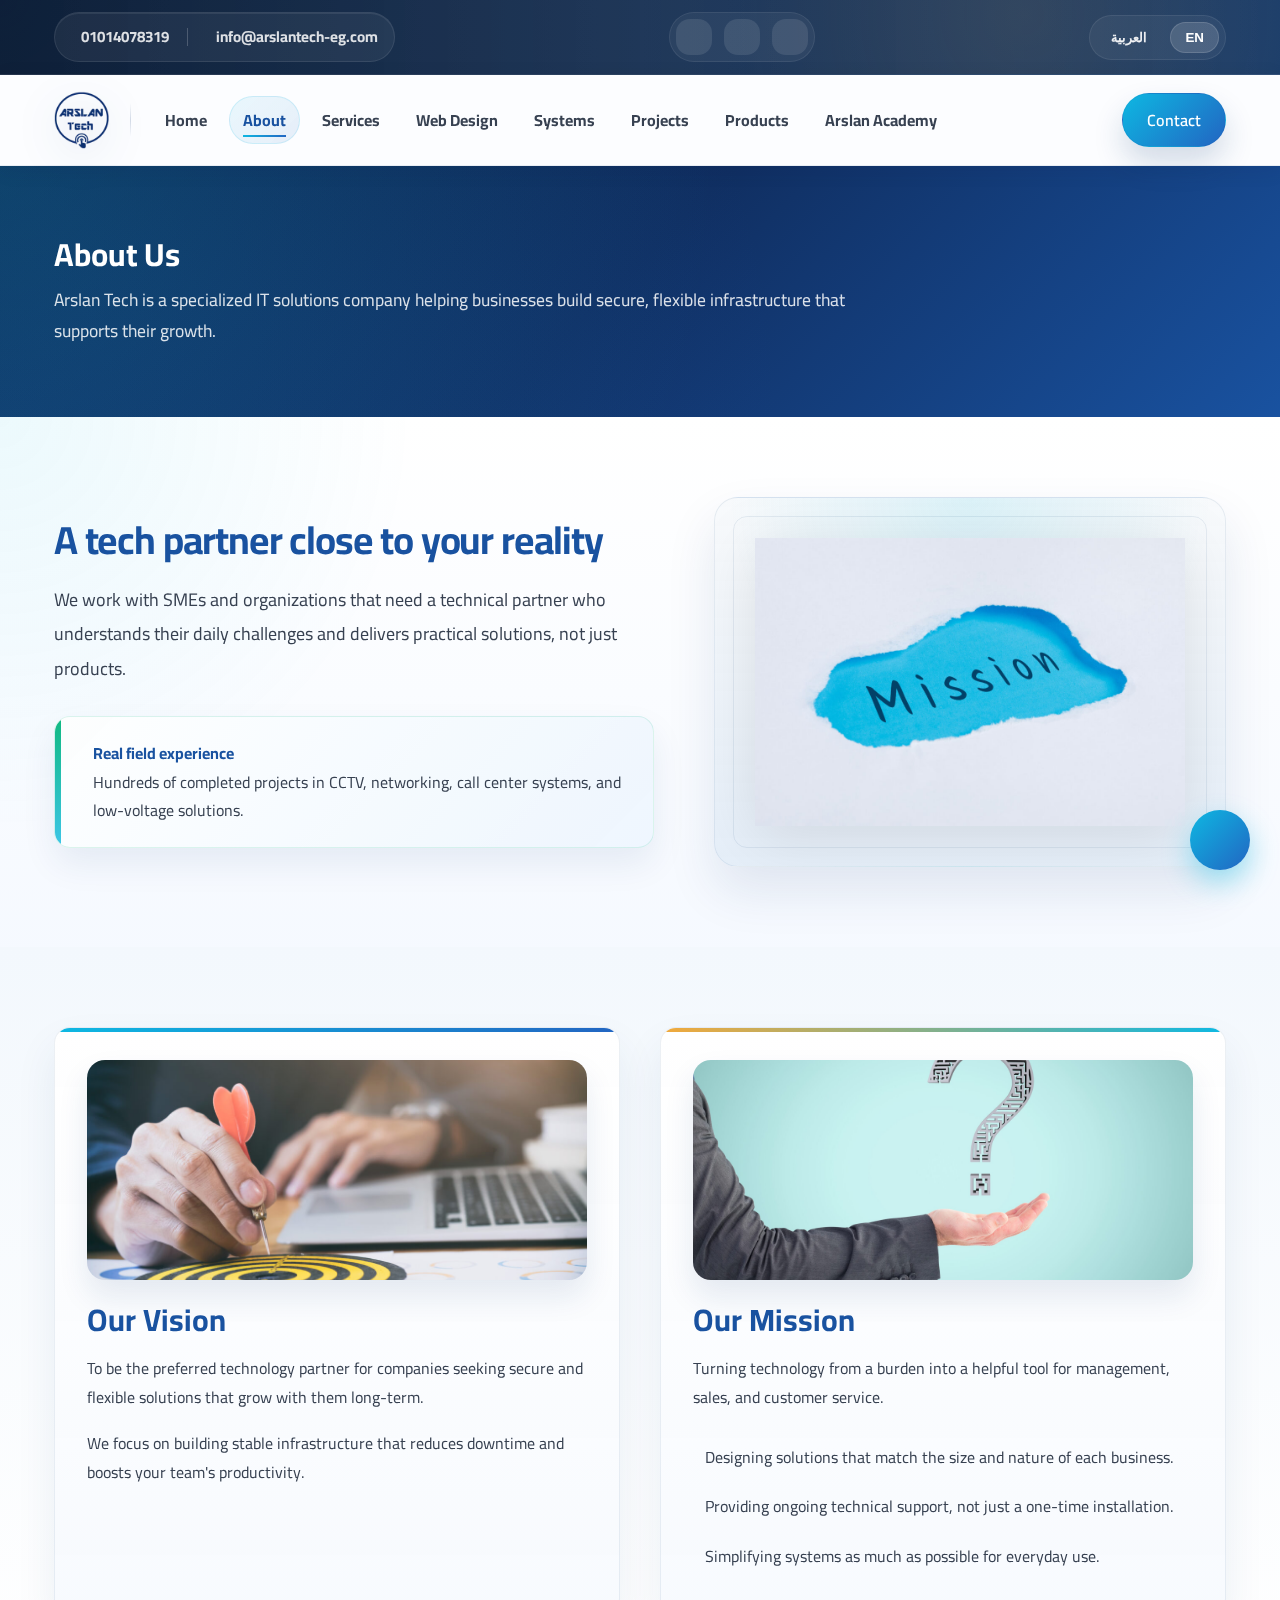
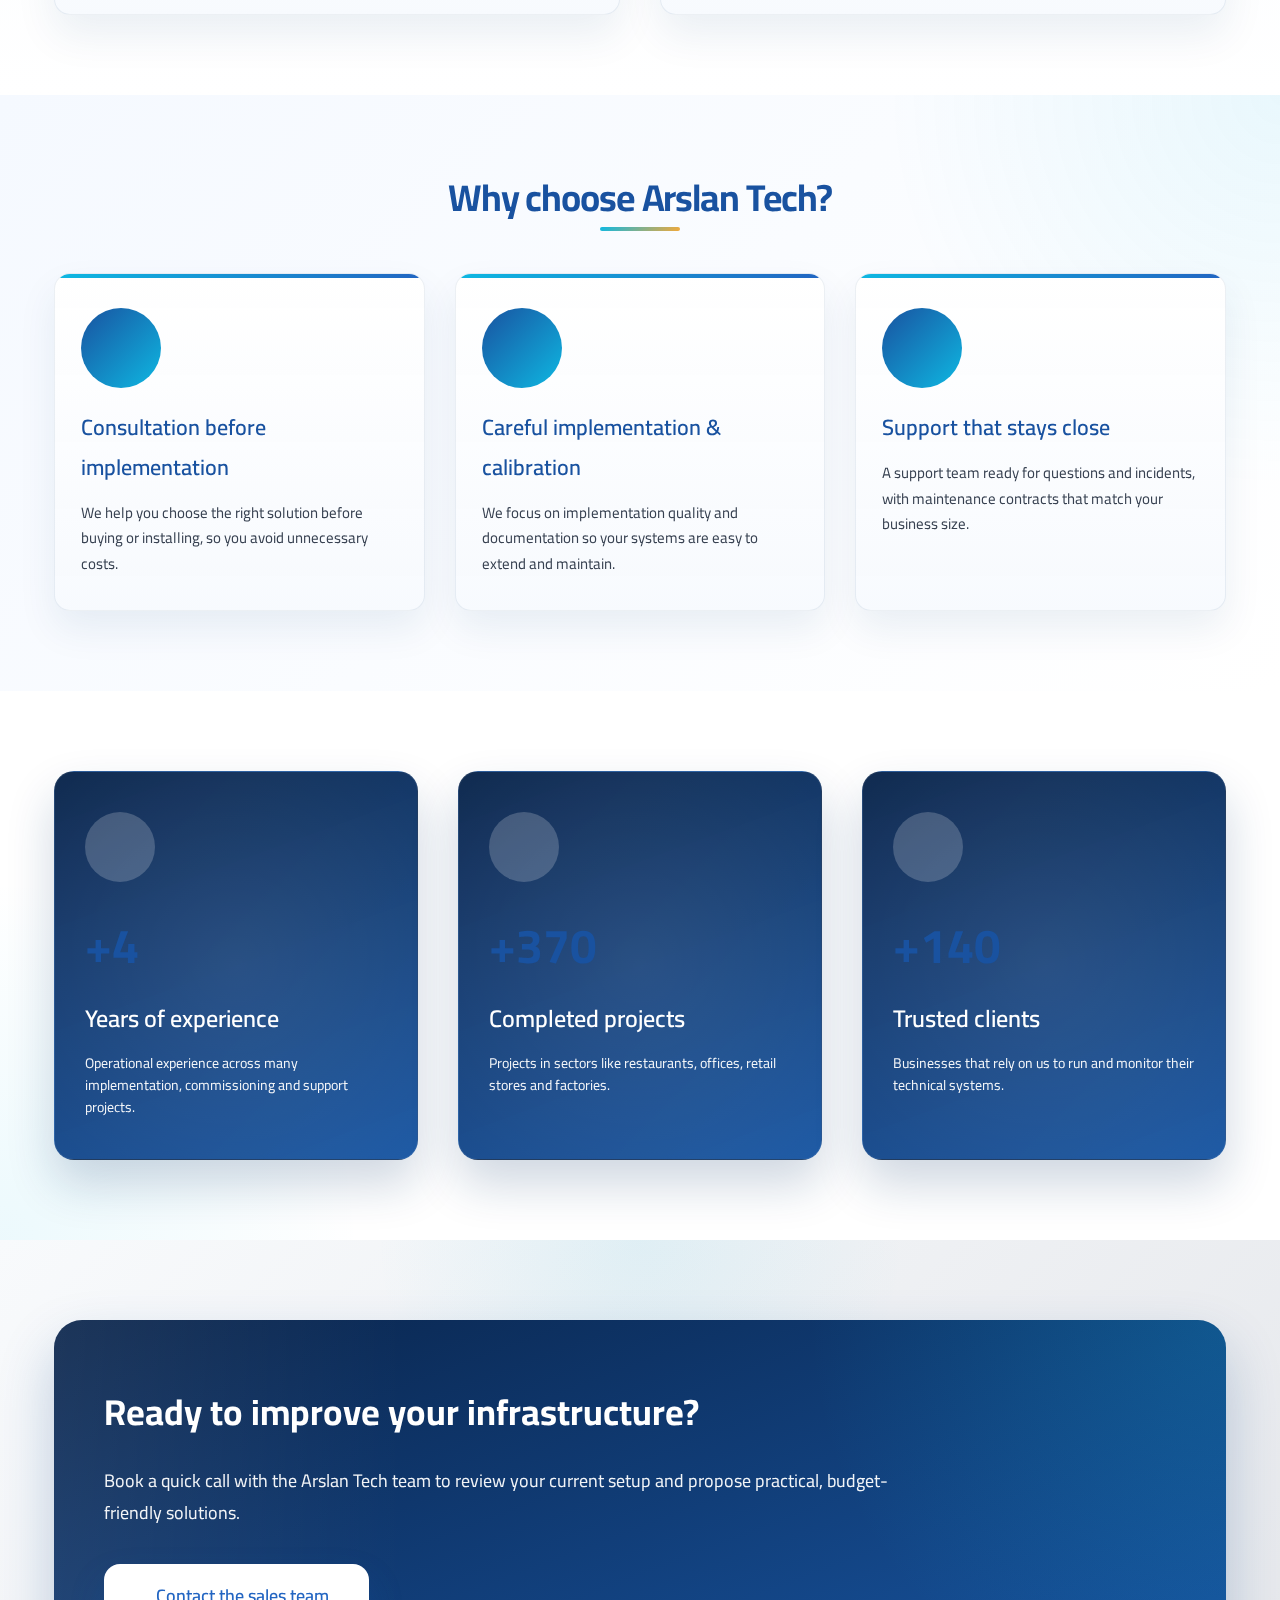
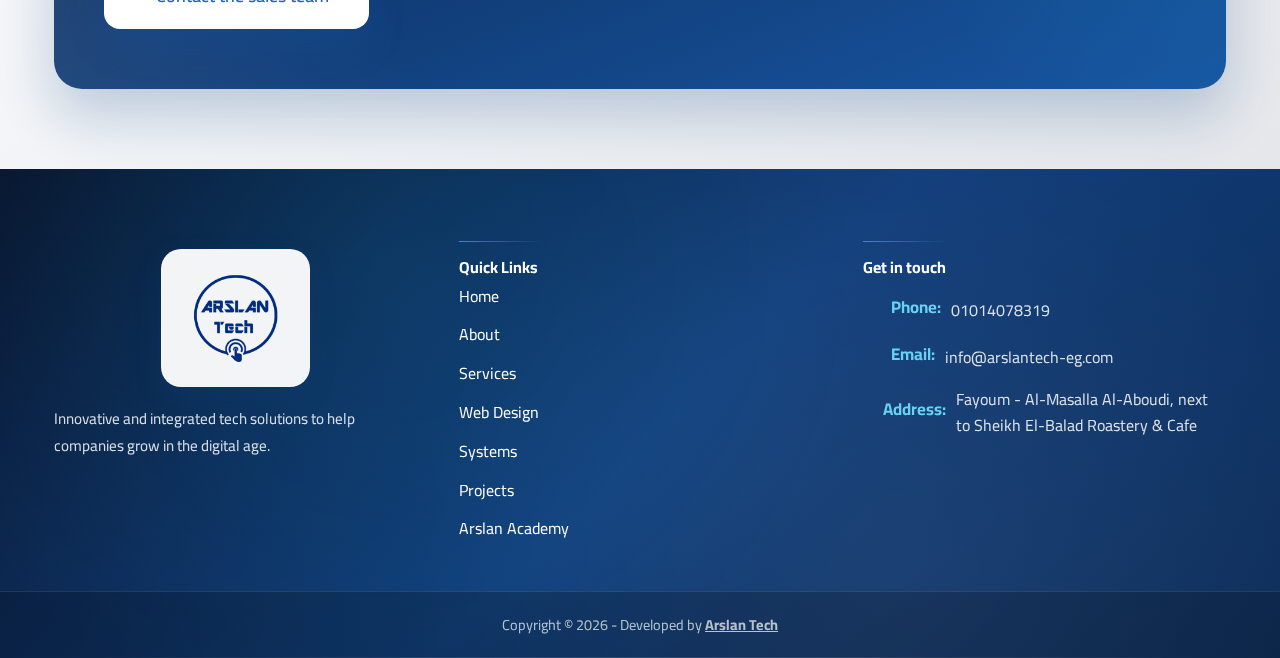
<file: about.html>
<!DOCTYPE html>
<html lang="en" dir="ltr">

<head>
  <meta charset="UTF-8" />
  <meta name="viewport" content="width=device-width, initial-scale=1.0" />
  <script>
    (function () {
      try {
        var saved = localStorage.getItem("site_lang");
        var html = document.documentElement;
        if (saved === "en") {
          html.lang = "en";
          html.dir = "ltr";
          html.classList.add("lang-loading");
        } else if (saved === "ar") {
          html.lang = "ar";
          html.dir = "rtl";
        }
      } catch (e) { }
    })();
  </script>
  <meta name="description" content="تعرف على أرسلان تك - شريكك الموثوق في عالم حلول تكنولوجيا المعلومات المتكاملة" />
  <title data-i18n="about.page_title">About Us - Arslan Tech</title>
  <link rel="icon" type="image/webp" href="assets/images/logos/logo-arslan-primary.webp" />
  <link rel="preconnect" href="https://fonts.googleapis.com" />
  <link rel="preconnect" href="https://fonts.gstatic.com" crossorigin />
  <link href="https://fonts.googleapis.com/css2?family=Cairo:wght@400;600;700;800;900&display=swap" rel="stylesheet" />
  <link rel="stylesheet" href="https://cdnjs.cloudflare.com/ajax/libs/font-awesome/6.5.1/css/all.min.css"
    integrity="sha512-DTOQO9RWCH3ppGqcWaEA1BIZOC6xxalwEsw9c2QQeAIftl+Vegovlnee1c9QX4TctnWMn13TZye+giMm8e2LwA=="
    crossorigin="anonymous" referrerpolicy="no-referrer" />
  <link rel="stylesheet" href="assets/css/styles.css" />
  <link rel="stylesheet" href="assets/css/about.css" />
  <!-- Added SVG decorations stylesheet -->
  <link rel="stylesheet" href="assets/css/svg-decorations.css" />
  <link rel="canonical" href="https://arslantech-eg.com/about.html" />
  <script type="application/ld+json">
      {
        "@context": "https://schema.org",
        "@type": "AboutPage",
        "mainEntity": {
          "@type": "Organization",
          "name": "Arslan Tech",
          "description": "شريكك التقني في عالم تكنولوجيا المعلومات. نقدم حلولاً رقمية مبتكرة.",
          "foundingDate": "2021",
          "url": "https://arslantech-eg.com"
        }
      }
    </script>
</head>

<body>
  <header class="topbar">
    <div class="container">
      <div class="topbar-inner">
        <div class="topbar-contact">
          <i class="fas fa-phone topbar-icon"></i>
          <a href="tel:01014078319">01014078319</a>
          <span class="divider"></span>
          <i class="fas fa-envelope topbar-icon"></i>
          <a href="mailto:info@arslantech-eg.com">info@arslantech-eg.com</a>
        </div>
        <div class="topbar-social">
          <a href="https://www.linkedin.com/company/arslantech" aria-label="LinkedIn" target="_blank"
            rel="noopener noreferrer"><i class="fab fa-linkedin-in"></i></a>
          <a href="https://wa.me/201014078319" aria-label="WhatsApp" target="_blank" rel="noopener noreferrer"><i
              class="fab fa-whatsapp"></i></a>
          <a href="https://www.facebook.com/Arslantecheg/" aria-label="Facebook" target="_blank"
            rel="noopener noreferrer"><i class="fab fa-facebook-f"></i></a>
        </div>
        <div class="topbar-lang" id="langToggle" role="navigation" aria-label="Language switcher">
          <button class="lang-btn" data-lang="ar">العربية</button>
          <button class="lang-btn" data-lang="en">EN</button>
        </div>
      </div>
    </div>
  </header>

  <nav class="navbar" id="navbar" role="navigation" aria-label="Main navigation">
    <div class="container">
      <div class="nav-wrapper">
        <a class="brand" href="index.html" aria-label="Arslan Tech Home">
          <img src="assets/images/logos/logo-arslan-primary.webp" alt="Arslan Tech" class="brand-image" decoding="async"
            loading="lazy" />
        </a>
        <button class="menu-toggle" id="menuToggle" aria-label="قائمة التنقل" aria-controls="navLinks"
          aria-expanded="false">
          <span></span>
          <span></span>
          <span></span>
        </button>
        <ul class="nav-links" id="navLinks">
          <li><a href="index.html" data-i18n="nav.home">الرئيسية</a></li>
          <li>
            <a href="about.html" class="active" data-i18n="nav.about">من نحن</a>
          </li>
          <li>
            <a href="services.html" data-i18n="nav.services">خدماتنا</a>
          </li>
          <li>
            <a href="web-design.html" data-i18n="nav.webdesign">تصميم المواقع</a>
          </li>
          <li>
            <a href="systems.html" data-i18n="nav.systems">الأنظمة</a>
          </li>
          <li>
            <a href="projects.html" data-i18n="nav.projects">سابقة أعمالنا</a>
          </li>
          <li>
            <a href="products.html" data-i18n="nav.products">المنتجات</a>
          </li>
          <li>
            <a href="academy.html" data-i18n="nav.academy">أرسلان أكاديمي</a>
          </li>
          <li>
            <a href="contact.html" class="btn btn-nav" data-i18n="nav.contact">تواصل معنا</a>
          </li>
        </ul>
      </div>
    </div>
  </nav>
  <main>
    <!-- About Hero: same layout as projects hero -->
    <section class="hero" style="padding: 60px 0 40px">
      <div class="container">
        <h1 class="hero-title" style="color: var(--white)" data-i18n="about_page.hero_title">
          من نحن
        </h1>
        <p class="hero-lead" style="color: rgba(255, 255, 255, 0.85); max-width: 820px"
          data-i18n="about_page.hero_lead">
          أرسلان تك شركة متخصصة في حلول تكنولوجيا المعلومات المتكاملة، نساعد
          الشركات على بناء بنية تحتية آمنة ومرنة تدعم نمو أعمالهم.
        </p>
      </div>
    </section>

    <!-- Intro: who we are and what we do in short -->
    <section class="about-intro">
      <div class="container intro-grid">
        <div class="intro-content">
          <h2 data-i18n="about_page.intro_title">
            شركة تقنية قريبة من واقعك
          </h2>
          <p class="lead" data-i18n="about_page.intro_lead">
            نعمل مع الشركات الصغيرة والمتوسطة والمؤسسات التي تبحث عن شريك تقني
            يفهم احتياجاتها اليومية، ويقدم حلولاً عملية وليست مجرد منتجات.
          </p>
          <div class="trust-badge">
            <i class="fas fa-shield-alt"></i>
            <div>
              <strong data-i18n="about_page.intro_badge_title">خبرة حقيقية في الميدان</strong>
              <p data-i18n="about_page.intro_badge_text">
                تنفيذ مئات المشاريع في الكاميرات، الشبكات، أنظمة الكول سنتر،
                وأنظمة التيار الخفيف.
              </p>
            </div>
          </div>
        </div>
        <div class="intro-image">
          <img src="assets/images/about/about-mission.jpg" alt="فريق عمل أرسلان تك" loading="lazy" decoding="async" />
        </div>
      </div>
    </section>

    <!-- Vision & Mission as two clear cards -->
    <section class="vision-mission">
      <div class="container">
        <div class="vm-grid">
          <article class="vm-card">
            <img src="assets/images/about/about-goals.jpg" alt="رؤيتنا في أرسلان تك" class="vm-image" loading="lazy"
              decoding="async" />
            <div class="vm-icon"><i class="fas fa-bullseye"></i></div>
            <h2 data-i18n="about_page.vision_title">رؤيتنا</h2>
            <p data-i18n="about_page.vision_p1">
              أن نكون الشريك التقني المفضل للشركات التي تبحث عن حلول آمنة
              ومرنة تنمو معها على المدى الطويل.
            </p>
            <p data-i18n="about_page.vision_p2">
              نركز على بناء بنية تحتية مستقرة تقلل الأعطال، وترفع كفاءة فريقك
              بدل أن ترهقه.
            </p>
          </article>
          <article class="vm-card">
            <img src="assets/images/about/about-faq.jpg" alt="مهمتنا في أرسلان تك" class="vm-image" loading="lazy"
              decoding="async" />
            <div class="vm-icon"><i class="fas fa-handshake"></i></div>
            <h2 data-i18n="about_page.mission_title">مهمتنا</h2>
            <p data-i18n="about_page.mission_p">
              تحويل التكنولوجيا من عبء إلى أداة مساعدة في الإدارة، المبيعات،
              وخدمة العملاء.
            </p>
            <ul class="mission-list">
              <li>
                <i class="fas fa-check"></i>
                <span data-i18n="about_page.mission_item1">تصميم حلول تناسب حجم وطبيعة كل نشاط.</span>
              </li>
              <li>
                <i class="fas fa-check"></i>
                <span data-i18n="about_page.mission_item2">تقديم دعم فني مستمر وليس مرة واحدة عند التركيب.</span>
              </li>
              <li>
                <i class="fas fa-check"></i>
                <span data-i18n="about_page.mission_item3">تبسيط الأنظمة قدر الإمكان لسهولة الاستخدام اليومي.</span>
              </li>
            </ul>
          </article>
        </div>
      </div>
    </section>

    <!-- Why choose us: focused value points -->
    <section class="why-choose">
      <div class="container">
        <h2 class="section-title" data-i18n="about_page.why_title">
          لماذا تختار أرسلان تك؟
        </h2>
        <div class="features-grid">
          <article class="feature-card">
            <div class="feature-icon"><i class="fas fa-user-tie"></i></div>
            <h3 data-i18n="about_page.why_item1_title">
              استشارة قبل التنفيذ
            </h3>
            <p data-i18n="about_page.why_item1_text">
              نساعدك في اختيار الحل المناسب قبل الشراء أو التركيب، لتتجنب
              التكاليف غير الضرورية.
            </p>
          </article>
          <article class="feature-card">
            <div class="feature-icon"><i class="fas fa-tools"></i></div>
            <h3 data-i18n="about_page.why_item2_title">
              تنفيذ ومعايرة دقيقة
            </h3>
            <p data-i18n="about_page.why_item2_text">
              نركز على جودة التنفيذ والتوثيق، حتى يسهل تطوير النظام أو صيانته
              لاحقًا.
            </p>
          </article>
          <article class="feature-card">
            <div class="feature-icon"><i class="fas fa-headset"></i></div>
            <h3 data-i18n="about_page.why_item3_title">دعم فني قريب منك</h3>
            <p data-i18n="about_page.why_item3_text">
              فريق دعم متاح للاستفسارات والأعطال، مع عقود صيانة تناسب حجم
              نشاطك.
            </p>
          </article>
        </div>
      </div>
    </section>

    <!-- Simple stats section (lighter than home) -->
    <section class="stats-section" id="stats">
      <div class="container">
        <div class="stats-grid">
          <article class="stat-card">
            <div class="stat-icon animate-icon">
              <i class="fas fa-calendar-alt"></i>
            </div>
            <div class="stat-number">+4</div>
            <h3 data-i18n="about_page.stat_years_title">سنوات خبرة</h3>
            <p data-i18n="about_page.stat_years_text">
              خبرة عملية تراكمية في مشاريع تركيب وتشغيل ودعم أنظمة تقنية
              مختلفة.
            </p>
          </article>
          <article class="stat-card">
            <div class="stat-icon animate-icon">
              <i class="fas fa-briefcase"></i>
            </div>
            <div class="stat-number">+370</div>
            <h3 data-i18n="about_page.stat_projects_title">مشروع منجز</h3>
            <p data-i18n="about_page.stat_projects_text">
              مشاريع في قطاعات مثل المطاعم، المقرات الإدارية، المتاجر،
              والمصانع.
            </p>
          </article>
          <article class="stat-card">
            <div class="stat-icon animate-icon">
              <i class="fas fa-users"></i>
            </div>
            <div class="stat-number">+140</div>
            <h3 data-i18n="about_page.stat_clients_title">عميل موثوق</h3>
            <p data-i18n="about_page.stat_clients_text">
              شركات تعتمد علينا في تشغيل أنظمتها التقنية ومتابعة أدائها.
            </p>
          </article>
        </div>
      </div>
    </section>

    <!-- Final CTA: one clear action -->
    <section class="cta-section" id="contact-cta">
      <div class="container">
        <div class="cta-box">
          <h2 data-i18n="about_page.cta_title">جاهز لتطوير بنيتك التقنية؟</h2>
          <p data-i18n="about_page.cta_text">
            احجز جلسة تواصل سريعة مع فريق أرسلان تك لعرض وضعك الحالي واقتراح
            حلول عملية تناسب ميزانيتك.
          </p>
          <a href="index.html#contact" class="btn btn-light btn-large">
            <i class="fas fa-phone-alt"></i>
            <span data-i18n="about_page.cta_button">تواصل مع فريق المبيعات</span>
          </a>
        </div>
      </div>
    </section>
  </main>

  <footer class="footer">
    <div class="container footer-container">
      <div class="footer-brand">
        <div class="brand-logo">
          <img src="assets/images/logos/logo-arslan-primary.webp" alt="Arslan Tech" data-i18n-alt="hero.logo_alt"
            class="footer-logo-image" decoding="async" loading="lazy" />
        </div>
        <p data-i18n="footer.about">
          حلول تقنية مبتكرة ومتكاملة تساعد الشركات على تحقيق النمو والازدهار
          في العصر الرقمي.
        </p>
      </div>
      <div class="footer-links">
        <h4 data-i18n="footer.links_title">روابط سريعة</h4>
        <ul>
          <li><a data-i18n="nav.home" href="index.html">الرئيسية</a></li>
          <li><a data-i18n="nav.about" href="about.html">من نحن</a></li>
          <li>
            <a data-i18n="nav.services" href="services.html">خدماتنا</a>
          </li>
          <li>
            <a data-i18n="nav.webdesign" href="web-design.html">تصميم المواقع</a>
          </li>
          <li>
            <a data-i18n="nav.systems" href="systems.html">الأنظمة</a>
          </li>
          <li>
            <a data-i18n="nav.projects" href="projects.html">سابقة أعمالنا</a>
          </li>
          <li>
            <a data-i18n="nav.academy" href="academy.html">أرسلان أكاديمي</a>
          </li>
        </ul>
      </div>
      <div class="footer-contact">
        <h4 data-i18n="footer.contact_title">تواصل معنا</h4>
        <p>
          <i class="fas fa-phone"></i>
          <strong data-i18n="footer.phone">الهاتف:</strong>
          <a href="tel:01014078319">01014078319</a>
        </p>
        <p>
          <i class="fas fa-envelope"></i>
          <strong data-i18n="footer.email">البريد:</strong>
          <a href="mailto:info@arslantech-eg.com">info@arslantech-eg.com</a>
        </p>
        <p>
          <i class="fas fa-map-marker-alt"></i>
          <strong data-i18n="contact.address_label">العنوان:</strong>
          <span data-i18n="contact.address">الفيوم المسلة العبودي بجوار محمصات وكافيه شيخ البلد</span>
        </p>
      </div>
    </div>
    <div class="footer-bottom">
      <div class="container">
        <p data-i18n="footer.copyright">
          جميع الحقوق محفوظة © 2026 - تصميم وتطوير
          <a href="https://wa.me/201014078319" target="_blank" rel="noopener noreferrer"
            style="color: inherit; text-decoration: underline"><strong>ارسلان تك</strong></a>
        </p>
      </div>
    </div>
  </footer>

  <div class="floating-contact-menu" id="floatingContactMenu">
    <div class="social-icons-group">
      <a href="https://wa.me/201014078319" class="social-icon whatsapp" target="_blank" aria-label="WhatsApp">
        <i class="fab fa-whatsapp"></i>
      </a>
      <a href="https://m.me/104783481303669" class="social-icon messenger" target="_blank" aria-label="Messenger">
        <i class="fab fa-facebook-messenger"></i>
      </a>
      <a href="tel:01014078319" class="social-icon phone" aria-label="Call Us">
        <i class="fas fa-phone"></i>
      </a>
      <a href="mailto:info@arslantech-eg.com" class="social-icon email" aria-label="Email Us">
        <i class="fas fa-envelope"></i>
      </a>
    </div>
    <button class="floating-toggle-btn" id="floatingToggleBtn" aria-label="Toggle Contact Menu">
      <i class="fas fa-comments" id="floatingIcon"></i>
    </button>
  </div>

  <button class="scroll-top" id="scrollTop" aria-label="العودة للأعلى" data-i18n-aria="footer.scroll_top">
    <i class="fas fa-arrow-up"></i>
  </button>

  <script src="assets/js/script.js"></script>
</body>

</html>
</file>
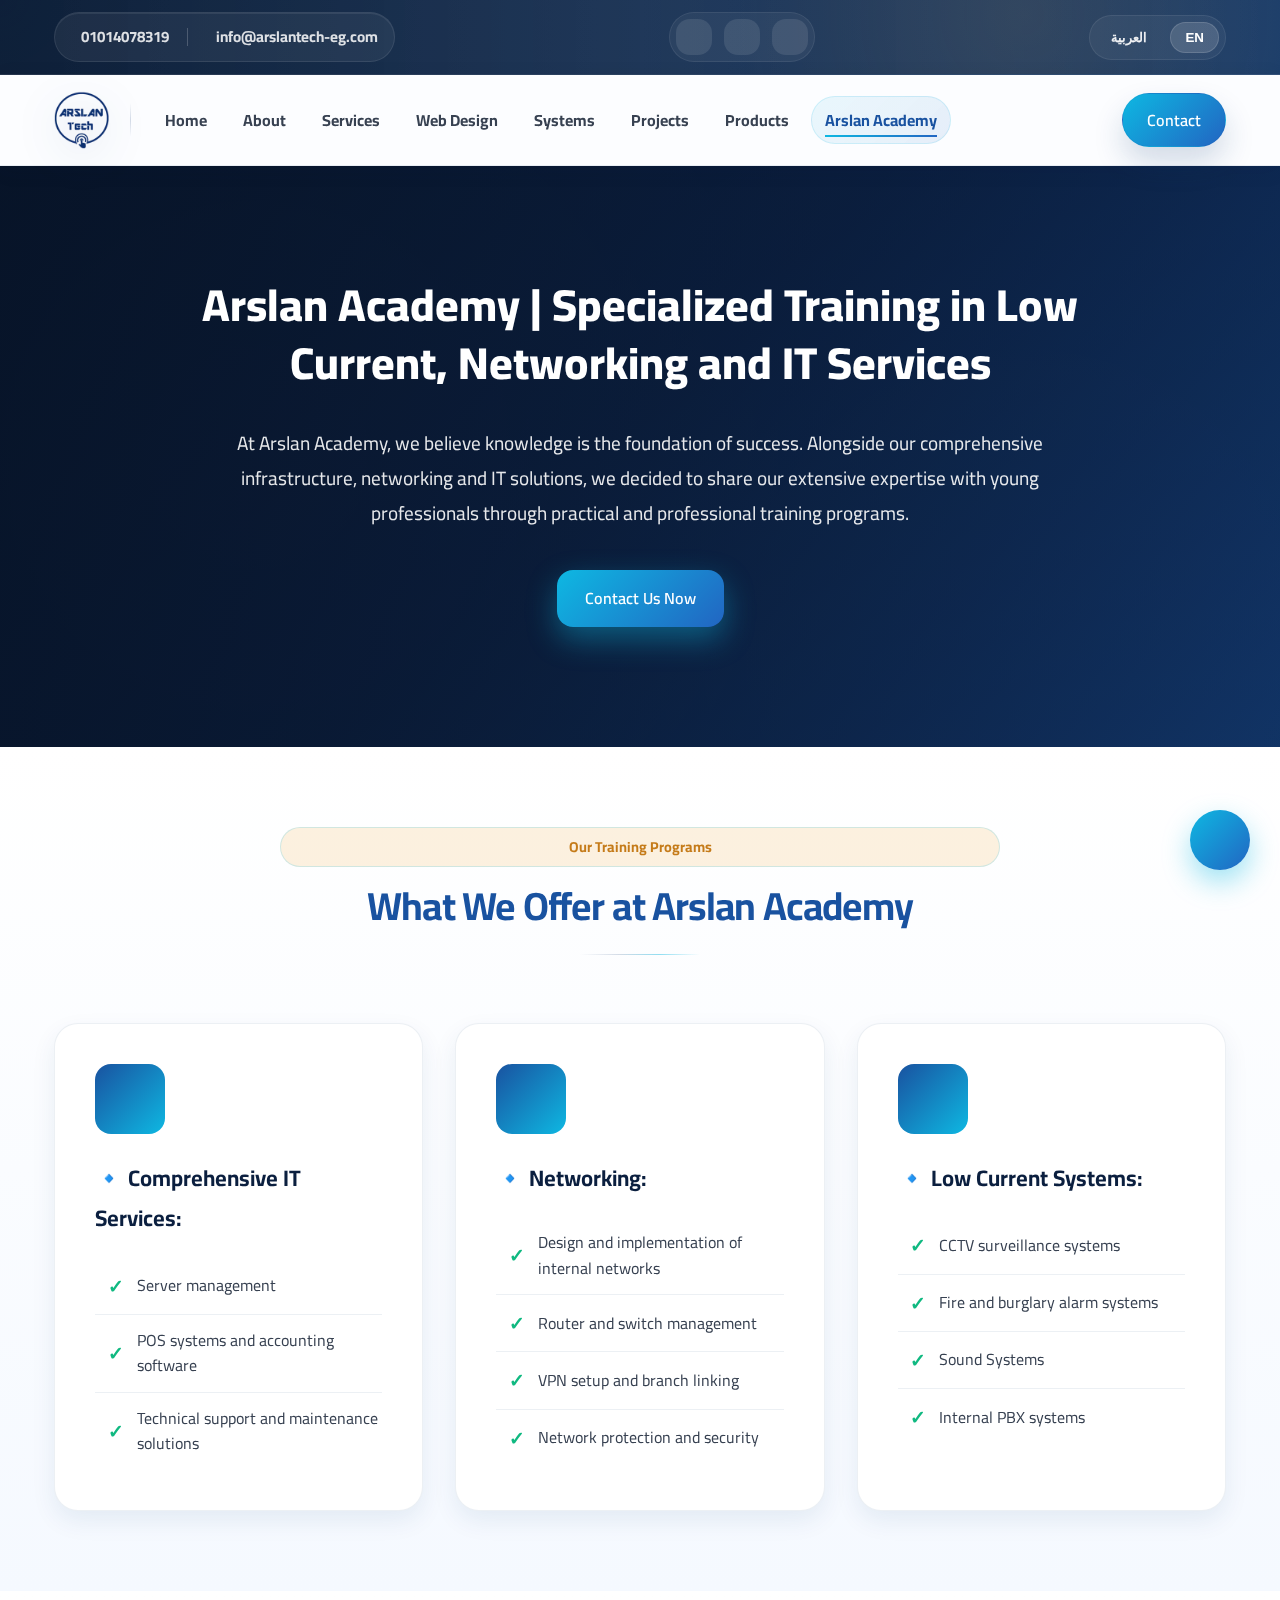
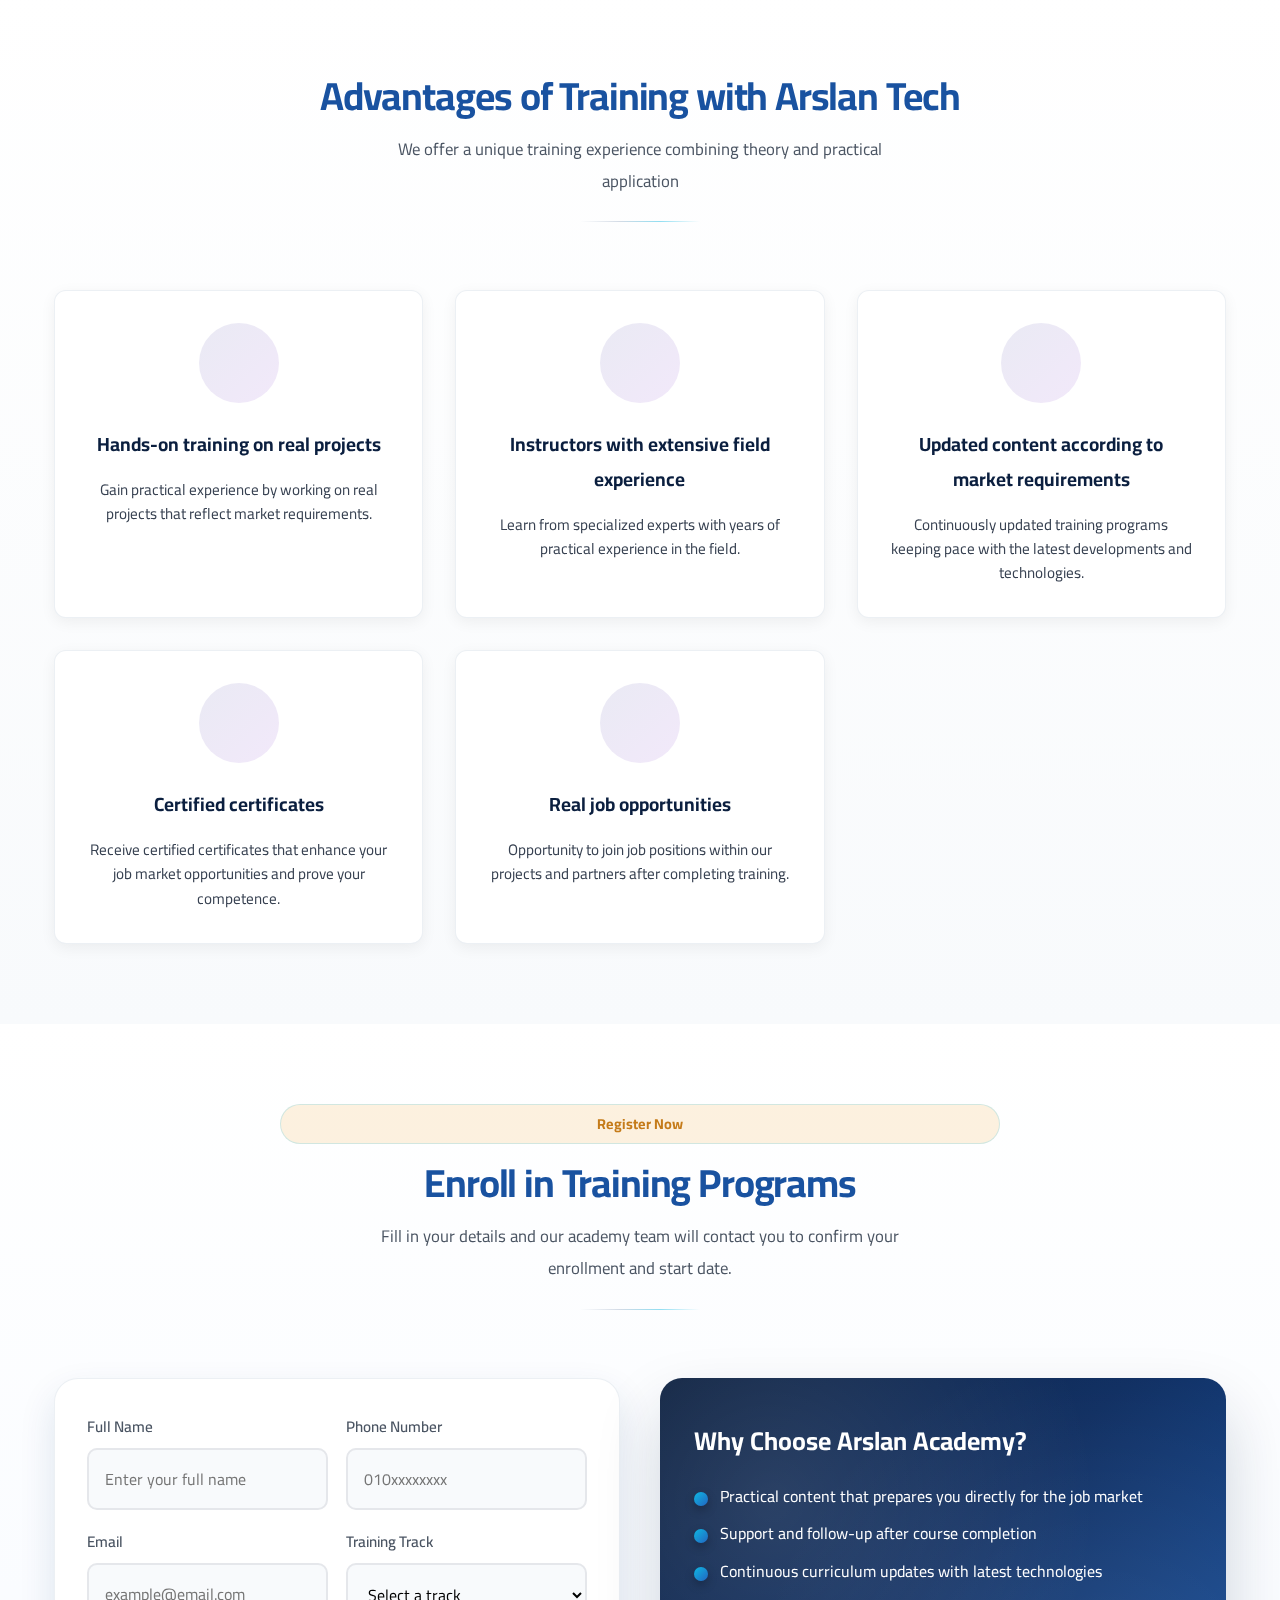
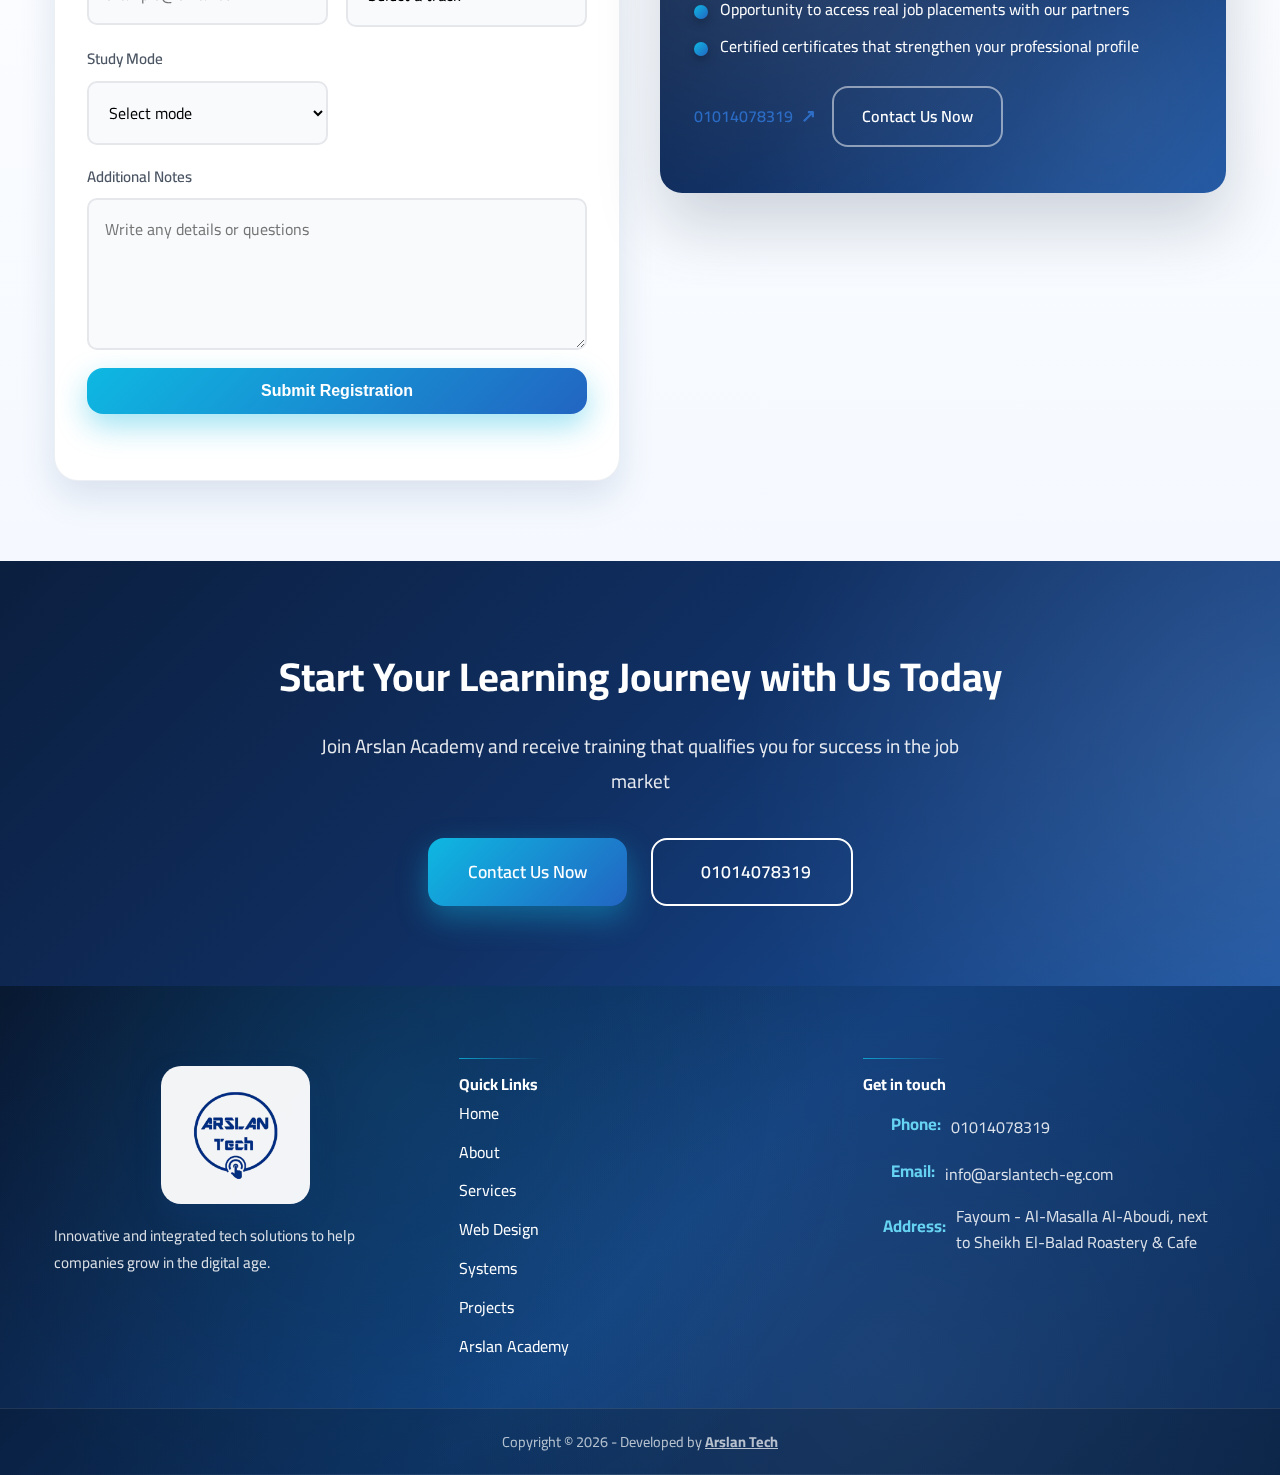
<file: academy.html>
<!DOCTYPE html>
<html lang="en" dir="ltr">

<head>
  <meta charset="UTF-8" />
  <meta name="viewport" content="width=device-width, initial-scale=1.0" />
  <script>
    (function () {
      try {
        var saved = localStorage.getItem("site_lang");
        var html = document.documentElement;
        if (saved === "en") {
          html.lang = "en";
          html.dir = "ltr";
          html.classList.add("lang-loading");
        } else if (saved === "ar") {
          html.lang = "ar";
          html.dir = "rtl";
        }
      } catch (e) { }
    })();
  </script>
  <title data-i18n="academy.page_title">Arslan Academy - Arslan Tech</title>
  <link rel="icon" type="image/webp" href="assets/images/logos/logo-arslan-primary.webp" />
  <link rel="preconnect" href="https://fonts.googleapis.com" />
  <link rel="preconnect" href="https://fonts.gstatic.com" crossorigin />
  <link href="https://fonts.googleapis.com/css2?family=Cairo:wght@400;600;700;800;900&display=swap" rel="stylesheet" />
  <link rel="stylesheet" href="https://cdnjs.cloudflare.com/ajax/libs/font-awesome/6.5.1/css/all.min.css"
    integrity="sha512-DTOQO9RWCH3ppGqcWaEA1BIZOC6xxalwEsw9c2QQeAIftl+Vegovlnee1c9QX4TctnWMn13TZye+giMm8e2LwA=="
    crossorigin="anonymous" referrerpolicy="no-referrer" />
  <link rel="stylesheet" href="assets/css/styles.css" />
  <link rel="stylesheet" href="assets/css/academy.css" />
  <!-- Added SVG decorations CSS link -->
  <link rel="stylesheet" href="assets/css/svg-decorations.css" />
</head>

<body>
  <header class="topbar">
    <div class="container">
      <div class="topbar-inner">
        <div class="topbar-contact">
          <i class="fas fa-phone topbar-icon"></i>
          <a href="tel:01014078319">01014078319</a>
          <span class="divider"></span>
          <i class="fas fa-envelope topbar-icon"></i>
          <a href="mailto:info@arslantech-eg.com">info@arslantech-eg.com</a>
        </div>
        <div class="topbar-social">
          <a href="https://www.linkedin.com/company/arslantech" aria-label="LinkedIn" target="_blank"
            rel="noopener noreferrer"><i class="fab fa-linkedin-in"></i></a>
          <a href="https://wa.me/201014078319" aria-label="WhatsApp" target="_blank" rel="noopener noreferrer"><i
              class="fab fa-whatsapp"></i></a>
          <a href="https://www.facebook.com/Arslantecheg/" aria-label="Facebook" target="_blank"
            rel="noopener noreferrer"><i class="fab fa-facebook-f"></i></a>
        </div>
        <div class="topbar-lang" id="langToggle" role="navigation" aria-label="Language switcher">
          <button class="lang-btn" data-lang="ar">العربية</button>
          <button class="lang-btn" data-lang="en">EN</button>
        </div>
      </div>
    </div>
  </header>

  <nav class="navbar" id="navbar" role="navigation" aria-label="Main navigation">
    <div class="container">
      <div class="nav-wrapper">
        <a class="brand" href="index.html" aria-label="Arslan Tech Home">
          <img src="assets/images/logos/logo-arslan-primary.webp" alt="Arslan Tech" class="brand-image" decoding="async"
            loading="lazy" />
        </a>
        <button class="menu-toggle" id="menuToggle" aria-label="قائمة التنقل" aria-controls="navLinks"
          aria-expanded="false">
          <span></span>
          <span></span>
          <span></span>
        </button>
        <ul class="nav-links" id="navLinks">
          <li><a href="index.html" data-i18n="nav.home">الرئيسية</a></li>
          <li><a href="about.html" data-i18n="nav.about">من نحن</a></li>
          <li>
            <a href="services.html" data-i18n="nav.services">خدماتنا</a>
          </li>
          <li>
            <a href="web-design.html" data-i18n="nav.webdesign">تصميم المواقع</a>
          </li>
          <li>
            <a href="systems.html" data-i18n="nav.systems">الأنظمة</a>
          </li>
          <li>
            <a href="projects.html" data-i18n="nav.projects">سابقة أعمالنا</a>
          </li>
          <li>
            <a href="products.html" data-i18n="nav.products">المنتجات</a>
          </li>
          <li>
            <a href="academy.html" class="active" data-i18n="nav.academy">أرسلان أكاديمي</a>
          </li>
          <li>
            <a href="contact.html" class="btn btn-nav" data-i18n="nav.contact">تواصل معنا</a>
          </li>
        </ul>
      </div>
    </div>
  </nav>

  <main>
    <section class="hero academy-hero">
      <div class="hero-overlay"></div>
      <div class="container">
        <h1 class="hero-title" data-i18n="academy_page.hero_title">
          أرسلان أكاديمي | تدريب متخصص في مجال التيار الخفيف والشبكات وخدمات
          الـ IT
        </h1>
        <p class="hero-lead" data-i18n="academy_page.hero_lead">
          في أرسلان أكاديمي، إيماننا دائمًا أن المعرفة هي أساس النجاح، ولذلك
          بجانب تقديمنا لحلول متكاملة في البنية التحتية والشبكات وخدمات الـ
          IT، قررنا أن نشارك خبرتنا الكبيرة مع الشباب والمهتمين بالمجال من
          خلال برامج تدريب عملية واحترافية.
        </p>
        <div class="hero-actions">
          <a href="contact.html" class="btn btn-primary" data-i18n="academy_page.cta_contact">
            تواصل معنا
          </a>
        </div>
      </div>
    </section>

    <section class="academy-programs">
      <div class="container">
        <div class="section-heading">
          <span class="badge badge-muted" data-i18n="academy_page.programs_badge">
            برامجنا التدريبية
          </span>
          <h2 data-i18n="academy_page.programs_title">
            ماذا نقدم في أرسلان أكاديمي؟
          </h2>
        </div>

        <div class="programs-grid">
          <article class="program-card">
            <div class="program-icon">
              <i class="fas fa-laptop-code"></i>
            </div>
            <h3 data-i18n="academy_page.it_services_title">
              🔹 خدمات الـ IT الشاملة:
            </h3>
            <ul class="program-list">
              <li data-i18n="academy_page.it_1">إدارة السيرفرات.</li>
              <li data-i18n="academy_page.it_2">
                أنظمة الكاشير والبرامج المحاسبية.
              </li>
              <li data-i18n="academy_page.it_3">
                الدعم الفني وحلول الصيانة.
              </li>
            </ul>
          </article>

          <article class="program-card">
            <div class="program-icon">
              <i class="fas fa-network-wired"></i>
            </div>
            <h3 data-i18n="academy_page.networking_title">
              🔹 الشبكات (Networking):
            </h3>
            <ul class="program-list">
              <li data-i18n="academy_page.net_1">
                تصميم وتنفيذ الشبكات الداخلية.
              </li>
              <li data-i18n="academy_page.net_2">
                إدارة أجهزة الراوتر والسويتش.
              </li>
              <li data-i18n="academy_page.net_3">
                إعدادات الـ VPN وربط الفروع.
              </li>
              <li data-i18n="academy_page.net_4">حماية وتأمين الشبكات.</li>
            </ul>
          </article>

          <article class="program-card">
            <div class="program-icon">
              <i class="fas fa-video"></i>
            </div>
            <h3 data-i18n="academy_page.low_current_title">
              🔹 التيار الخفيف (Low Current Systems):
            </h3>
            <ul class="program-list">
              <li data-i18n="academy_page.low_1">
                أنظمة كاميرات المراقبة (CCTV).
              </li>
              <li data-i18n="academy_page.low_2">
                أنظمة الإنذار ضد السرقة والحريق.
              </li>
              <li data-i18n="academy_page.low_3">
                أنظمة الصوت (Sound Systems).
              </li>
              <li data-i18n="academy_page.low_4">السنترالات الداخلية.</li>
            </ul>
          </article>
        </div>
      </div>
    </section>

    <section class="academy-advantages">
      <div class="container">
        <div class="section-heading">
          <h2 data-i18n="academy_page.advantages_title">
            مميزات التدريب مع أرسلان تك
          </h2>
          <p data-i18n="academy_page.advantages_lead">
            نقدم تجربة تدريبية فريدة تجمع بين النظرية والتطبيق العملي
          </p>
        </div>

        <div class="advantages-grid">
          <div class="advantage-card">
            <div class="advantage-icon">
              <i class="fas fa-check-circle"></i>
            </div>
            <h3 data-i18n="academy_page.adv_1_title">
              تدريب عملي على مشاريع حقيقية
            </h3>
            <p data-i18n="academy_page.adv_1_text">
              اكتسب خبرة عملية من خلال العمل على مشاريع واقعية تعكس متطلبات
              سوق العمل.
            </p>
          </div>

          <div class="advantage-card">
            <div class="advantage-icon">
              <i class="fas fa-chalkboard-teacher"></i>
            </div>
            <h3 data-i18n="academy_page.adv_2_title">
              محاضرين بخبرة ميدانية طويلة
            </h3>
            <p data-i18n="academy_page.adv_2_text">
              تعلم من خبراء متخصصين لديهم سنوات من الخبرة العملية في المجال.
            </p>
          </div>

          <div class="advantage-card">
            <div class="advantage-icon">
              <i class="fas fa-sync-alt"></i>
            </div>
            <h3 data-i18n="academy_page.adv_3_title">
              محتوى محدث طبقًا لمتطلبات السوق
            </h3>
            <p data-i18n="academy_page.adv_3_text">
              برامج تدريبية متجددة تواكب أحدث التطورات والتقنيات في المجال.
            </p>
          </div>

          <div class="advantage-card">
            <div class="advantage-icon">
              <i class="fas fa-certificate"></i>
            </div>
            <h3 data-i18n="academy_page.adv_4_title">شهادات معتمدة</h3>
            <p data-i18n="academy_page.adv_4_text">
              احصل على شهادات معتمدة تعزز فرصك في سوق العمل وتثبت كفاءتك.
            </p>
          </div>

          <div class="advantage-card">
            <div class="advantage-icon">
              <i class="fas fa-briefcase"></i>
            </div>
            <h3 data-i18n="academy_page.adv_5_title">فرص عمل حقيقية</h3>
            <p data-i18n="academy_page.adv_5_text">
              إمكانية الالتحاق بفرص عمل ضمن مشروعاتنا وشركائنا بعد إتمام
              التدريب.
            </p>
          </div>
        </div>
      </div>
    </section>

    <section class="academy-registration" id="academy-register">
      <div class="container">
        <div class="registration-header section-heading">
          <span class="badge badge-muted" data-i18n="academy_page.register_badge">سجل الآن</span>
          <h2 data-i18n="academy_page.register_title">
            سجل في البرامج التدريبية
          </h2>
          <p data-i18n="academy_page.register_lead">
            املأ البيانات التالية وسيقوم فريق الأكاديمية بالتواصل معك لتأكيد
            التسجيل وتحديد أقرب دفعة.
          </p>
        </div>
        <div class="registration-grid">
          <div class="registration-form-wrapper">
            <form id="academyRegisterForm" method="POST" novalidate>
              <div class="form-group">
                <label for="regName" data-i18n="academy_page.form.name">الاسم الكامل</label>
                <input type="text" id="regName" name="name" required minlength="3" placeholder="الاسم الكامل"
                  data-i18n-placeholder="academy_page.form.name_ph" />
              </div>
              <div class="form-group">
                <label for="regPhone" data-i18n="academy_page.form.phone">رقم الهاتف</label>
                <input type="tel" id="regPhone" name="phone" required placeholder="010xxxxxxxx"
                  data-i18n-placeholder="academy_page.form.phone_ph" />
              </div>
              <div class="form-group">
                <label for="regEmail" data-i18n="academy_page.form.email">البريد الإلكتروني</label>
                <input type="email" id="regEmail" name="email" required placeholder="example@email.com"
                  data-i18n-placeholder="academy_page.form.email_ph" />
              </div>
              <div class="form-group">
                <label for="regTrack" data-i18n="academy_page.form.track">المسار التدريبي</label>
                <select id="regTrack" name="track" required>
                  <option value="" data-i18n="academy_page.form.track_ph">
                    اختر المسار
                  </option>
                  <option value="it" data-i18n="academy_page.form.track_option_it">
                    خدمات الـ IT
                  </option>
                  <option value="network" data-i18n="academy_page.form.track_option_network">
                    الشبكات
                  </option>
                  <option value="low" data-i18n="academy_page.form.track_option_low">
                    التيار الخفيف
                  </option>
                </select>
              </div>
              <div class="form-group">
                <label for="regMode" data-i18n="academy_page.form.mode">نظام الدراسة</label>
                <select id="regMode" name="mode" required>
                  <option value="" data-i18n="academy_page.form.mode_ph">
                    اختر النظام
                  </option>
                  <option value="offline" data-i18n="academy_page.form.mode_option_offline">
                    حضوري
                  </option>
                  <option value="online" data-i18n="academy_page.form.mode_option_online">
                    أونلاين مباشر
                  </option>
                </select>
              </div>
              <div class="form-group full-width">
                <label for="regNotes" data-i18n="academy_page.form.notes">ملاحظات إضافية</label>
                <textarea id="regNotes" name="notes" rows="4" placeholder="اكتب أي تفاصيل أو أسئلة"
                  data-i18n-placeholder="academy_page.form.notes_ph"></textarea>
              </div>
              <!-- Honeypot Field -->
              <input type="text" name="website" style="display: none" tabindex="-1" autocomplete="off" />
              <div class="form-group full-width">
                <button type="submit" class="btn btn-primary btn-block" data-i18n="academy_page.form.submit">
                  إرسال طلب التسجيل
                </button>
              </div>
              <p id="academyFormStatus" class="form-status" aria-live="polite"></p>
            </form>
          </div>
          <div class="registration-info">
            <h3 data-i18n="academy_page.register_side_title">
              لماذا تختار أرسلان أكاديمي؟
            </h3>
            <ul class="registration-points">
              <li data-i18n="academy_page.register_point_1">
                محتوى عملي يجهزك لسوق العمل مباشرة.
              </li>
              <li data-i18n="academy_page.register_point_2">
                دعم ومتابعة بعد انتهاء الدورة.
              </li>
              <li data-i18n="academy_page.register_point_3">
                تحديث مستمر للمناهج حسب أحدث التقنيات.
              </li>
              <li data-i18n="academy_page.register_point_4">
                إمكانية الحصول على فرص عمل ضمن شبكة شركائنا.
              </li>
              <li data-i18n="academy_page.register_point_5">
                شهادات معتمدة تعزز ملفك المهني.
              </li>
            </ul>
            <div class="registration-contact-inline">
              <a href="tel:01014078319" class="link-arrow"><span
                  data-i18n="academy_page.cta_call">01014078319</span></a>
              <a href="contact.html" class="btn btn-outline" data-i18n="academy_page.cta_contact">تواصل معنا</a>
            </div>
          </div>
        </div>
      </div>
    </section>

    <section class="academy-cta">
      <div class="container">
        <div class="cta-content">
          <h2 data-i18n="academy_page.cta_title">
            ابدأ رحلتك التعليمية معنا اليوم
          </h2>
          <p data-i18n="academy_page.cta_text">
            انضم إلى أرسلان أكاديمي واحصل على التدريب الذي يؤهلك للنجاح في سوق
            العمل
          </p>
          <div class="cta-actions">
            <a href="contact.html" class="btn btn-primary btn-large" data-i18n="academy_page.cta_contact">
              تواصل معنا الآن
            </a>
            <a href="tel:01014078319" class="btn btn-outline btn-large">
              <i class="fas fa-phone"></i>
              <span data-i18n="academy_page.cta_call">01014078319</span>
            </a>
          </div>
        </div>
      </div>
    </section>
  </main>

  <footer class="footer">
    <div class="container footer-container">
      <div class="footer-brand">
        <div class="brand-logo">
          <img src="assets/images/logos/logo-arslan-primary.webp" alt="Arslan Tech" data-i18n-alt="hero.logo_alt"
            class="footer-logo-image" decoding="async" loading="lazy" />
        </div>
        <p data-i18n="footer.about">
          حلول تقنية مبتكرة ومتكاملة تساعد الشركات على تحقيق النمو والازدهار
          في العصر الرقمي.
        </p>
      </div>
      <div class="footer-links">
        <h4 data-i18n="footer.links_title">روابط سريعة</h4>
        <ul>
          <li><a data-i18n="nav.home" href="index.html">الرئيسية</a></li>
          <li><a data-i18n="nav.about" href="about.html">من نحن</a></li>
          <li>
            <a data-i18n="nav.services" href="services.html">خدماتنا</a>
          </li>
          <li>
            <a data-i18n="nav.webdesign" href="web-design.html">تصميم المواقع</a>
          </li>
          <li>
            <a data-i18n="nav.systems" href="systems.html">الأنظمة</a>
          </li>
          <li>
            <a data-i18n="nav.projects" href="projects.html">سابقة أعمالنا</a>
          </li>
          <li>
            <a data-i18n="nav.academy" href="academy.html">أرسلان أكاديمي</a>
          </li>
        </ul>
      </div>
      <div class="footer-contact">
        <h4 data-i18n="footer.contact_title">تواصل معنا</h4>
        <p>
          <i class="fas fa-phone"></i>
          <strong data-i18n="footer.phone">الهاتف:</strong>
          <a href="tel:01014078319">01014078319</a>
        </p>
        <p>
          <i class="fas fa-envelope"></i>
          <strong data-i18n="footer.email">البريد:</strong>
          <a href="mailto:info@arslantech-eg.com">info@arslantech-eg.com</a>
        </p>
        <p>
          <i class="fas fa-map-marker-alt"></i>
          <strong data-i18n="contact.address_label">العنوان:</strong>
          <span data-i18n="contact.address">الفيوم المسلة العبودي بجوار محمصات وكافيه شيخ البلد</span>
        </p>
      </div>
    </div>
    <div class="footer-bottom">
      <div class="container">
        <p data-i18n="footer.copyright">
          جميع الحقوق محفوظة © 2026 - تصميم وتطوير
          <a href="https://wa.me/201014078319" target="_blank" rel="noopener noreferrer"
            style="color: inherit; text-decoration: underline"><strong>ارسلان تك</strong></a>
        </p>
      </div>
    </div>
  </footer>

  <div class="floating-contact-menu" id="floatingContactMenu">
    <div class="social-icons-group">
      <a href="https://wa.me/201014078319" class="social-icon whatsapp" target="_blank" aria-label="WhatsApp">
        <i class="fab fa-whatsapp"></i>
      </a>
      <a href="https://m.me/104783481303669" class="social-icon messenger" target="_blank" aria-label="Messenger">
        <i class="fab fa-facebook-messenger"></i>
      </a>
      <a href="tel:01014078319" class="social-icon phone" aria-label="Call Us">
        <i class="fas fa-phone"></i>
      </a>
      <a href="mailto:info@arslantech-eg.com" class="social-icon email" aria-label="Email Us">
        <i class="fas fa-envelope"></i>
      </a>
    </div>
    <button class="floating-toggle-btn" id="floatingToggleBtn" aria-label="Toggle Contact Menu">
      <i class="fas fa-comments" id="floatingIcon"></i>
    </button>
  </div>

  <button class="scroll-top" id="scrollTop" aria-label="العودة للأعلى" data-i18n-aria="footer.scroll_top">
    <i class="fas fa-arrow-up"></i>
  </button>

  <script src="assets/js/script.js"></script>
  <!-- Added SVG decorations JS script -->
  <script src="assets/js/svg-decorations.js"></script>
</body>

</html>
</file>
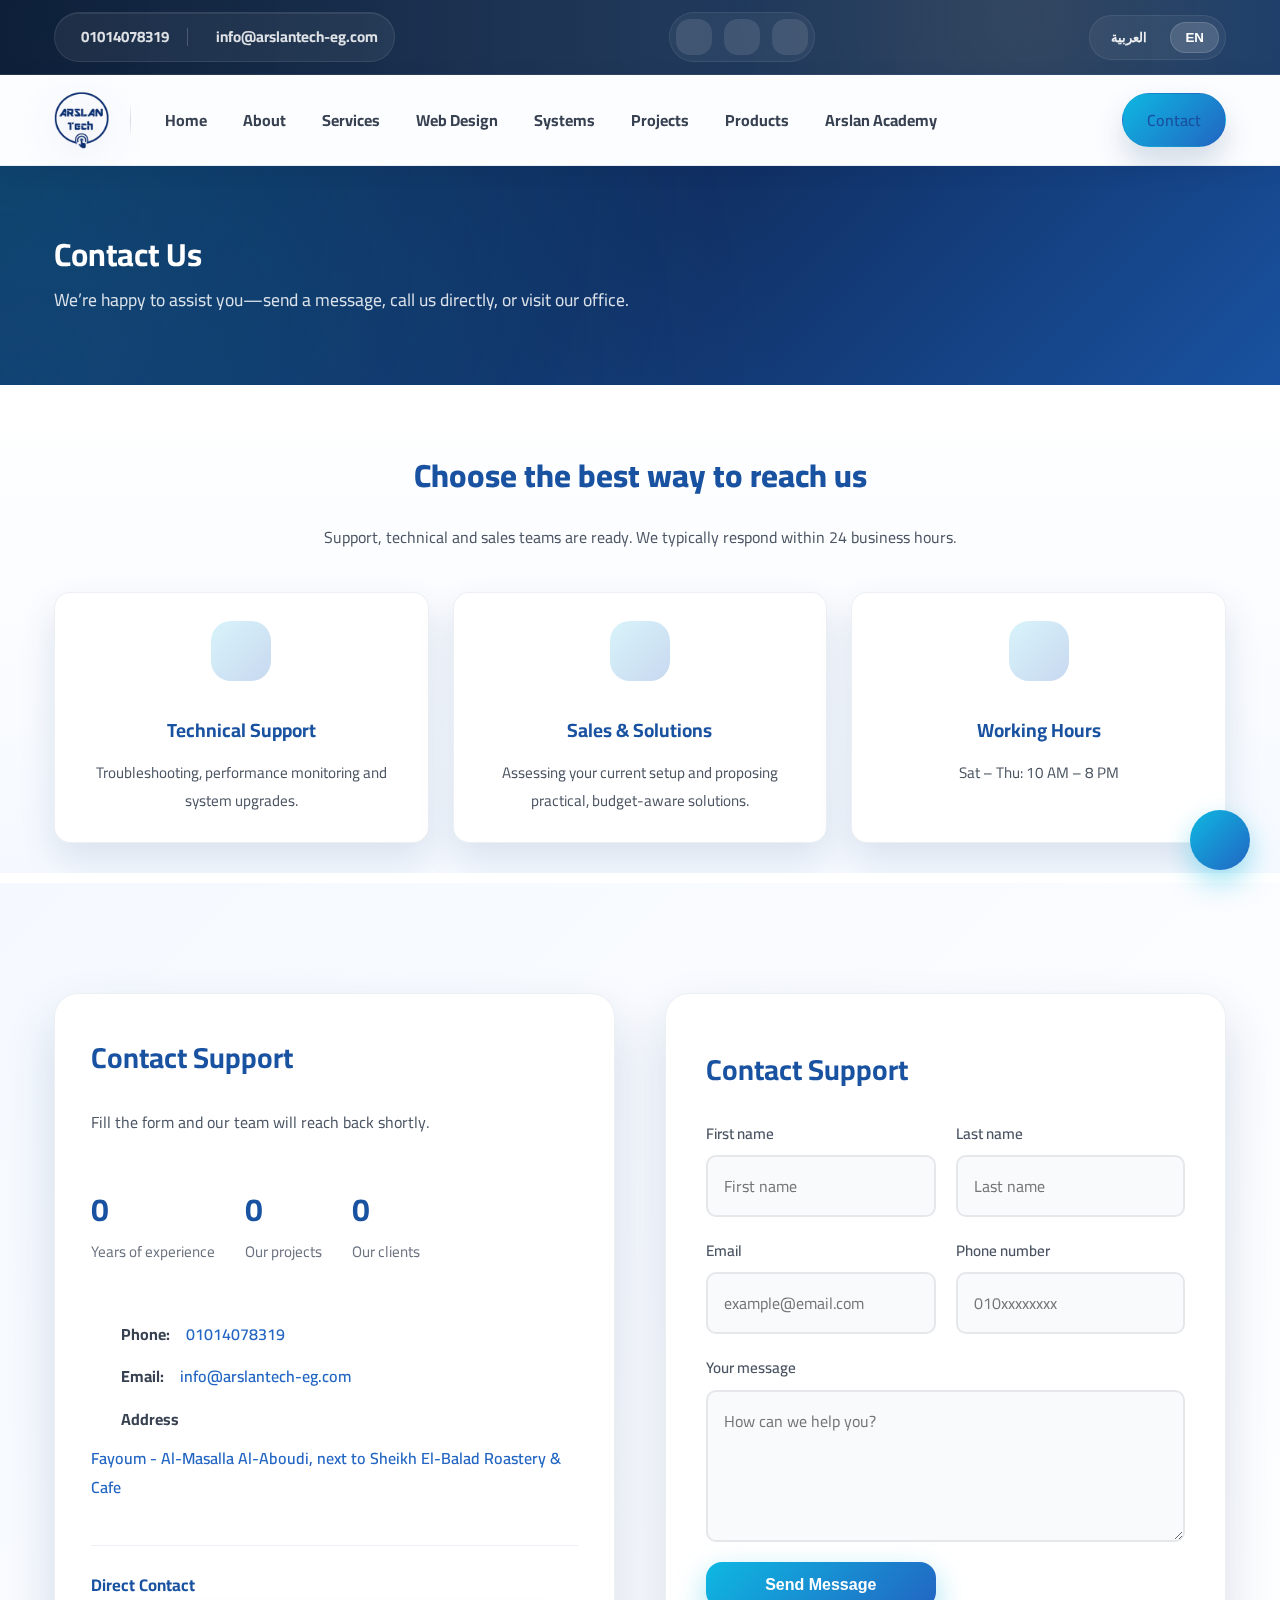
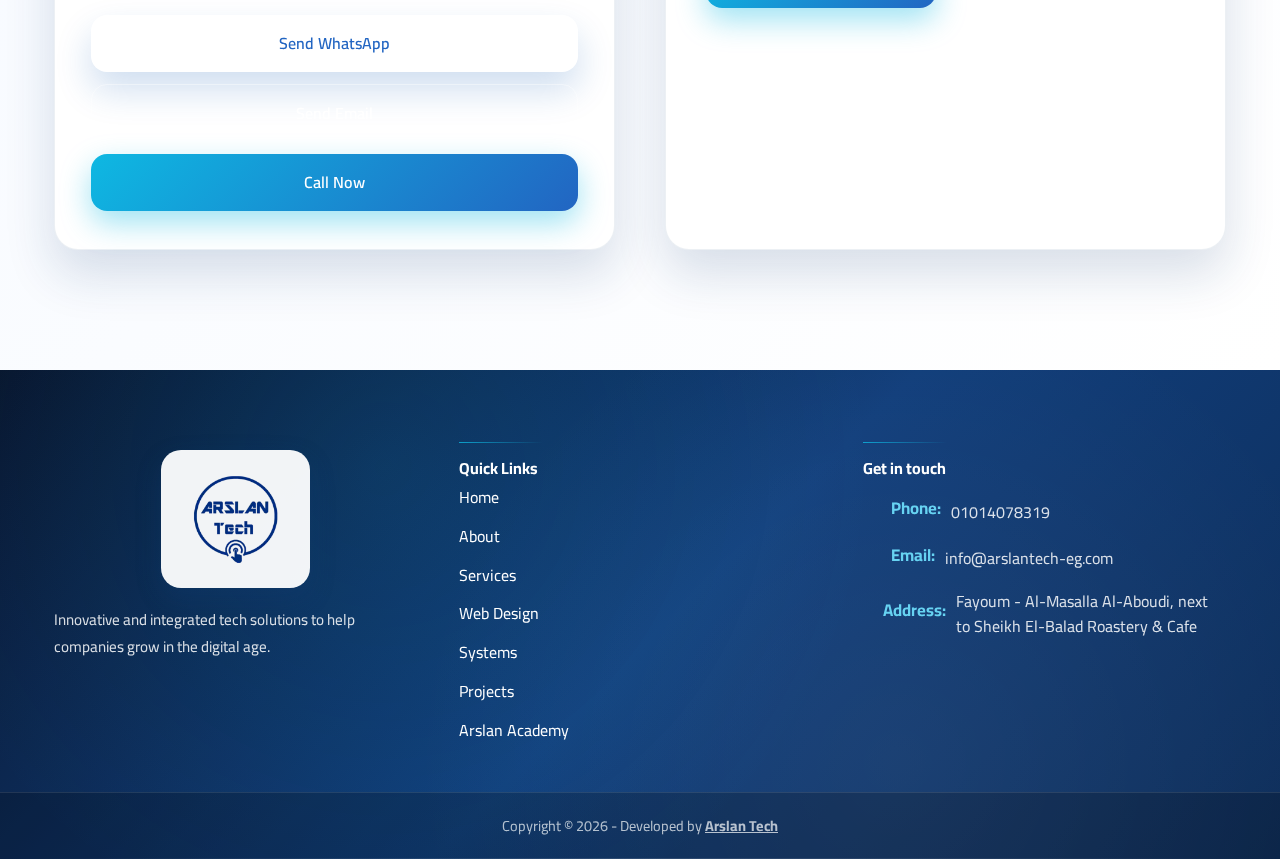
<file: contact.html>
<!DOCTYPE html>
<html lang="en" dir="ltr">

<head>
  <meta charset="UTF-8" />
  <meta name="viewport" content="width=device-width, initial-scale=1.0" />
  <script>
    (function () {
      try {
        var saved = localStorage.getItem("site_lang");
        var html = document.documentElement;
        if (saved === "en") {
          html.lang = "en";
          html.dir = "ltr";
          html.classList.add("lang-loading");
        } else if (saved === "ar") {
          html.lang = "ar";
          html.dir = "rtl";
        }
      } catch (e) { }
    })();
  </script>
  <title data-i18n="contact.page_title">Contact Us - Arslan Tech</title>
  <link rel="icon" type="image/webp" href="assets/images/logos/logo-arslan-primary.webp" />
  <link rel="preconnect" href="https://fonts.googleapis.com" />
  <link rel="preconnect" href="https://fonts.gstatic.com" crossorigin />
  <link href="https://fonts.googleapis.com/css2?family=Cairo:wght@400;600;700;800;900&display=swap" rel="stylesheet" />
  <link rel="stylesheet" href="https://cdnjs.cloudflare.com/ajax/libs/font-awesome/6.5.1/css/all.min.css"
    integrity="sha512-DTOQO9RWCH3ppGqcWaEA1BIZOC6xxalwEsw9c2QQeAIftl+Vegovlnee1c9QX4TctnWMn13TZye+giMm8e2LwA=="
    crossorigin="anonymous" referrerpolicy="no-referrer" />
  <link rel="stylesheet" href="assets/css/styles.css" />
  <link rel="stylesheet" href="assets/css/contact.css" />
  <!-- Added SVG decorations CSS link -->
  <link rel="stylesheet" href="assets/css/svg-decorations.css" />
  <link rel="canonical" href="https://arslantech-eg.com/contact.html" />
  <script type="application/ld+json">
      {
        "@context": "https://schema.org",
        "@type": "ContactPage",
        "mainEntity": {
          "@type": "Organization",
          "name": "Arslan Tech",
          "url": "https://arslantech-eg.com",
          "contactPoint": {
            "@type": "ContactPoint",
            "telephone": "+20-101-407-8319",
            "contactType": "customer service",
            "email": "info@arslantech-eg.com"
          }
        }
      }
    </script>
</head>

<body>
  <header class="topbar">
    <div class="container">
      <div class="topbar-inner">
        <div class="topbar-contact">
          <i class="fas fa-phone topbar-icon"></i>
          <a href="tel:01014078319">01014078319</a>
          <span class="divider"></span>
          <i class="fas fa-envelope topbar-icon"></i>
          <a href="mailto:info@arslantech-eg.com">info@arslantech-eg.com</a>
        </div>
        <div class="topbar-social">
          <a href="https://www.linkedin.com/company/arslantech" aria-label="LinkedIn" target="_blank"
            rel="noopener noreferrer"><i class="fab fa-linkedin-in"></i></a>
          <a href="https://wa.me/201014078319" aria-label="WhatsApp" target="_blank" rel="noopener noreferrer"><i
              class="fab fa-whatsapp"></i></a>
          <a href="https://www.facebook.com/Arslantecheg/" aria-label="Facebook" target="_blank"
            rel="noopener noreferrer"><i class="fab fa-facebook-f"></i></a>
        </div>
        <div class="topbar-lang" id="langToggle" role="navigation" aria-label="Language switcher">
          <button class="lang-btn" data-lang="ar">العربية</button>
          <button class="lang-btn" data-lang="en">EN</button>
        </div>
      </div>
    </div>
  </header>

  <nav class="navbar" id="navbar" role="navigation" aria-label="Main navigation">
    <div class="container">
      <div class="nav-wrapper">
        <a class="brand" href="index.html" aria-label="Arslan Tech Home">
          <img src="assets/images/logos/logo-arslan-primary.webp" alt="Arslan Tech" class="brand-image" decoding="async"
            loading="lazy" />
        </a>
        <button class="menu-toggle" id="menuToggle" aria-label="قائمة التنقل" data-i18n-aria="nav.menu"
          aria-controls="navLinks" aria-expanded="false">
          <span></span>
          <span></span>
          <span></span>
        </button>
        <ul class="nav-links" id="navLinks">
          <li><a href="index.html" data-i18n="nav.home">الرئيسية</a></li>
          <li><a href="about.html" data-i18n="nav.about">من نحن</a></li>
          <li>
            <a href="services.html" data-i18n="nav.services">خدماتنا</a>
          </li>
          <li>
            <a href="web-design.html" data-i18n="nav.webdesign">تصميم المواقع</a>
          </li>
          <li>
            <a href="systems.html" data-i18n="nav.systems">الأنظمة</a>
          </li>
          <li>
            <a href="projects.html" data-i18n="nav.projects">سابقة أعمالنا</a>
          </li>
          <li>
            <a href="products.html" data-i18n="nav.products">المنتجات</a>
          </li>
          <li>
            <a href="academy.html" data-i18n="nav.academy">أرسلان أكاديمي</a>
          </li>
          <li>
            <a href="contact.html" class="btn btn-nav active" data-i18n="nav.contact">تواصل معنا</a>
          </li>
        </ul>
      </div>
    </div>
  </nav>

  <main>
    <!-- Hero Section -->
    <section class="hero" style="padding: 60px 0 40px">
      <div class="container">
        <h1 class="hero-title" data-i18n="contact_page.hero_title">
          تواصل معنا
        </h1>
        <p class="hero-lead" style="color: rgba(255, 255, 255, 0.85); max-width: 820px"
          data-i18n="contact_page.hero_lead">
          يسعدنا خدمتك عبر جميع قنوات الدعم – أرسل رسالة، اتصل بنا مباشرة، أو
          قم بزيارة مكتبنا.
        </p>
      </div>
    </section>

    <!-- Intro / Methods -->
    <section class="contact-intro">
      <div class="container">
        <div class="intro-heading">
          <h2 data-i18n="contact_page.section_intro_title">
            اختر الطريقة الأنسب للتواصل
          </h2>
          <p data-i18n="contact_page.section_intro_text">
            فريق الدعم والفريق التقني والمبيعات جاهزون لمساعدتك. نرد عادة خلال
            أقل من 24 ساعة عمل.
          </p>
        </div>
        <div class="contact-methods">
          <div class="info-block" aria-labelledby="supportBoxTitle">
            <div class="icon-circle small">
              <i class="fas fa-headset" aria-hidden="true"></i>
            </div>
            <h3 id="supportBoxTitle" data-i18n="contact_page.support_box_title">
              الدعم الفني
            </h3>
            <p data-i18n="contact_page.support_box_text">
              حل المشكلات والأعطال، متابعة الأداء، وترقية الأنظمة.
            </p>
          </div>
          <div class="info-block" aria-labelledby="salesBoxTitle">
            <div class="icon-circle small">
              <i class="fas fa-lightbulb" aria-hidden="true"></i>
            </div>
            <h3 id="salesBoxTitle" data-i18n="contact_page.sales_box_title">
              المبيعات والحلول
            </h3>
            <p data-i18n="contact_page.sales_box_text">
              تحليل وضعك الحالي واقتراح حلول تقنية عملية تناسب ميزانيتك.
            </p>
          </div>
          <div class="info-block" aria-labelledby="hoursBoxTitle">
            <div class="icon-circle small">
              <i class="fas fa-clock" aria-hidden="true"></i>
            </div>
            <h3 id="hoursBoxTitle" data-i18n="contact_page.hours_title">
              ساعات العمل
            </h3>
            <p data-i18n="contact_page.hours_value">
              السبت - الخميس: 10 صباحاً - 8 مساءً
            </p>
          </div>
        </div>
      </div>
    </section>

    <!-- Main Contact Section -->
    <section id="contact" class="contact-section contact-page-section">
      <div class="container contact-grid">
        <!-- Contact Information -->
        <div class="contact-info">
          <h3 data-i18n="contact.form_title">تواصل مع الدعم الفني</h3>
          <p data-i18n="contact_page.form_lead">
            املأ النموذج وسيقوم فريقنا بالتواصل معك في أقرب وقت.
          </p>
          <ul class="stats-list">
            <li>
              <span class="stat-number count-up" data-target="4" data-prefix="+">0</span>
              <span class="stat-label" data-i18n="contact.stat.years">سنوات الخبرة</span>
            </li>
            <li>
              <span class="stat-number count-up" data-target="370" data-prefix="+">0</span>
              <span class="stat-label" data-i18n="contact.stat.projects">مشاريعنا</span>
            </li>
            <li>
              <span class="stat-number count-up" data-target="140" data-prefix="+">0</span>
              <span class="stat-label" data-i18n="contact.stat.clients">عملائنا</span>
            </li>
          </ul>
          <div class="contact-details">
            <p>
              <i class="fas fa-phone" aria-hidden="true"></i>
              <strong data-i18n="contact.phone_label">رقم الهاتف:</strong>
              <a href="tel:01014078319">01014078319</a>
            </p>
            <p>
              <i class="fas fa-envelope" aria-hidden="true"></i>
              <strong data-i18n="contact.email_label">البريد الإلكتروني:</strong>
              <a href="mailto:info@arslantech-eg.com">info@arslantech-eg.com</a>
            </p>
            <p>
              <i class="fas fa-map-marker-alt" aria-hidden="true"></i>
              <strong data-i18n="contact_page.address_title">العنوان</strong>
              <span data-i18n="contact.address">الفيوم المسلة العبودي بجوار محمصات وكافيه شيخ البلد</span>
            </p>
          </div>
          <div class="direct-contact" aria-labelledby="directContactTitle">
            <h4 id="directContactTitle" data-i18n="contact_page.direct_contact_title">
              تواصل مباشر
            </h4>
            <div class="direct-actions">
              <a class="btn btn-light" href="https://wa.me/201014078319" target="_blank" rel="noopener noreferrer"
                data-i18n="contact_page.whatsapp_cta">أرسل رسالة واتساب</a>
              <a class="btn btn-outline" href="mailto:info@arslantech-eg.com" data-i18n="contact_page.email_cta">أرسل
                بريد إلكتروني</a>
              <a class="btn btn-primary" href="tel:01014078319" data-i18n="contact_page.phone_cta">اتصل الآن</a>
            </div>
          </div>
        </div>

        <!-- Contact Form -->
        <div class="contact-form">
          <h3 data-i18n="contact.form_title">تواصل مع الدعم الفني</h3>
          <form id="supportForm" method="POST">
            <div class="form-group">
              <label for="firstName" data-i18n="form.first">الاسم الأول</label>
              <input type="text" id="firstName" name="firstName" placeholder="الاسم الأول"
                data-i18n-placeholder="form.first_ph" required />
            </div>
            <div class="form-group">
              <label for="lastName" data-i18n="form.last">الاسم الأخير</label>
              <input type="text" id="lastName" name="lastName" placeholder="الاسم الأخير"
                data-i18n-placeholder="form.last_ph" required />
            </div>
            <div class="form-group">
              <label for="email" data-i18n="form.email">البريد الإلكتروني</label>
              <input type="email" id="email" name="email" placeholder="example@email.com"
                data-i18n-placeholder="form.email_ph" required />
            </div>
            <div class="form-group">
              <label for="phone" data-i18n="form.phone">رقم الهاتف</label>
              <input type="tel" id="phone" name="phone" placeholder="010xxxxxxxx"
                data-i18n-placeholder="form.phone_ph" />
            </div>
            <div class="form-group full-width">
              <label for="message" data-i18n="form.message">اكتب رسالتك</label>
              <textarea id="message" name="message" rows="4" placeholder="كيف يمكننا مساعدتك؟"
                data-i18n-placeholder="form.message_ph" required></textarea>
            </div>
            <!-- Honeypot Field -->
            <input type="text" name="website" style="display: none" tabindex="-1" autocomplete="off" />
            <button type="submit" class="btn btn-primary btn-block" data-i18n="form.submit">
              أرسل الرسالة
            </button>
            <p id="formStatus" class="form-status" aria-live="polite"></p>
          </form>
        </div>
      </div>
    </section>
  </main>

  <footer class="footer">
    <div class="container footer-container">
      <div class="footer-brand">
        <div class="brand-logo">
          <img src="assets/images/logos/logo-arslan-primary.webp" alt="Arslan Tech" class="footer-logo-image"
            decoding="async" loading="lazy" />
        </div>
        <p data-i18n="footer.about">
          حلول تقنية مبتكرة ومتكاملة تساعد الشركات على تحقيق النمو والازدهار
          في العصر الرقمي.
        </p>
      </div>
      <div class="footer-links">
        <h4 data-i18n="footer.links_title">روابط سريعة</h4>
        <ul>
          <li><a data-i18n="nav.home" href="index.html">الرئيسية</a></li>
          <li><a data-i18n="nav.about" href="about.html">من نحن</a></li>
          <li>
            <a data-i18n="nav.services" href="services.html">خدماتنا</a>
          </li>
          <li>
            <a data-i18n="nav.webdesign" href="web-design.html">تصميم المواقع</a>
          </li>
          <li>
            <a data-i18n="nav.systems" href="systems.html">الأنظمة</a>
          </li>
          <li>
            <a data-i18n="nav.projects" href="projects.html">سابقة أعمالنا</a>
          </li>
          <li>
            <a data-i18n="nav.academy" href="academy.html">أرسلان أكاديمي</a>
          </li>
        </ul>
      </div>
      <div class="footer-contact">
        <h4 data-i18n="footer.contact_title">تواصل معنا</h4>
        <p>
          <i class="fas fa-phone"></i>
          <strong data-i18n="footer.phone">الهاتف:</strong>
          <a href="tel:01014078319">01014078319</a>
        </p>
        <p>
          <i class="fas fa-envelope"></i>
          <strong data-i18n="footer.email">البريد:</strong>
          <a href="mailto:info@arslantech-eg.com">info@arslantech-eg.com</a>
        </p>
        <p>
          <i class="fas fa-map-marker-alt"></i>
          <strong data-i18n="contact.address_label">العنوان:</strong>
          <span data-i18n="contact.address">الفيوم المسلة العبودي بجوار محمصات وكافيه شيخ البلد</span>
        </p>
      </div>
    </div>
    <div class="footer-bottom">
      <div class="container">
        <p data-i18n="footer.copyright">
          جميع الحقوق محفوظة © 2026 - تصميم وتطوير
          <a href="https://wa.me/201014078319" target="_blank" rel="noopener noreferrer"
            style="color: inherit; text-decoration: underline"><strong>ارسلان تك</strong></a>
        </p>
      </div>
    </div>
  </footer>

  <div class="floating-contact-menu" id="floatingContactMenu">
    <div class="social-icons-group">
      <a href="https://wa.me/201014078319" class="social-icon whatsapp" target="_blank" aria-label="WhatsApp">
        <i class="fab fa-whatsapp"></i>
      </a>
      <a href="https://m.me/104783481303669" class="social-icon messenger" target="_blank" aria-label="Messenger">
        <i class="fab fa-facebook-messenger"></i>
      </a>
      <a href="tel:01014078319" class="social-icon phone" aria-label="Call Us">
        <i class="fas fa-phone"></i>
      </a>
      <a href="mailto:info@arslantech-eg.com" class="social-icon email" aria-label="Email Us">
        <i class="fas fa-envelope"></i>
      </a>
    </div>
    <button class="floating-toggle-btn" id="floatingToggleBtn" aria-label="Toggle Contact Menu">
      <i class="fas fa-comments" id="floatingIcon"></i>
    </button>
  </div>

  <button class="scroll-top" id="scrollTop" aria-label="العودة للأعلى" data-i18n-aria="footer.scroll_top">
    <i class="fas fa-arrow-up"></i>
  </button>

  <script src="assets/js/script.js"></script>
  <!-- Added SVG decorations JS script -->
  <script src="assets/js/svg-decorations.js"></script>
</body>

</html>
</file>
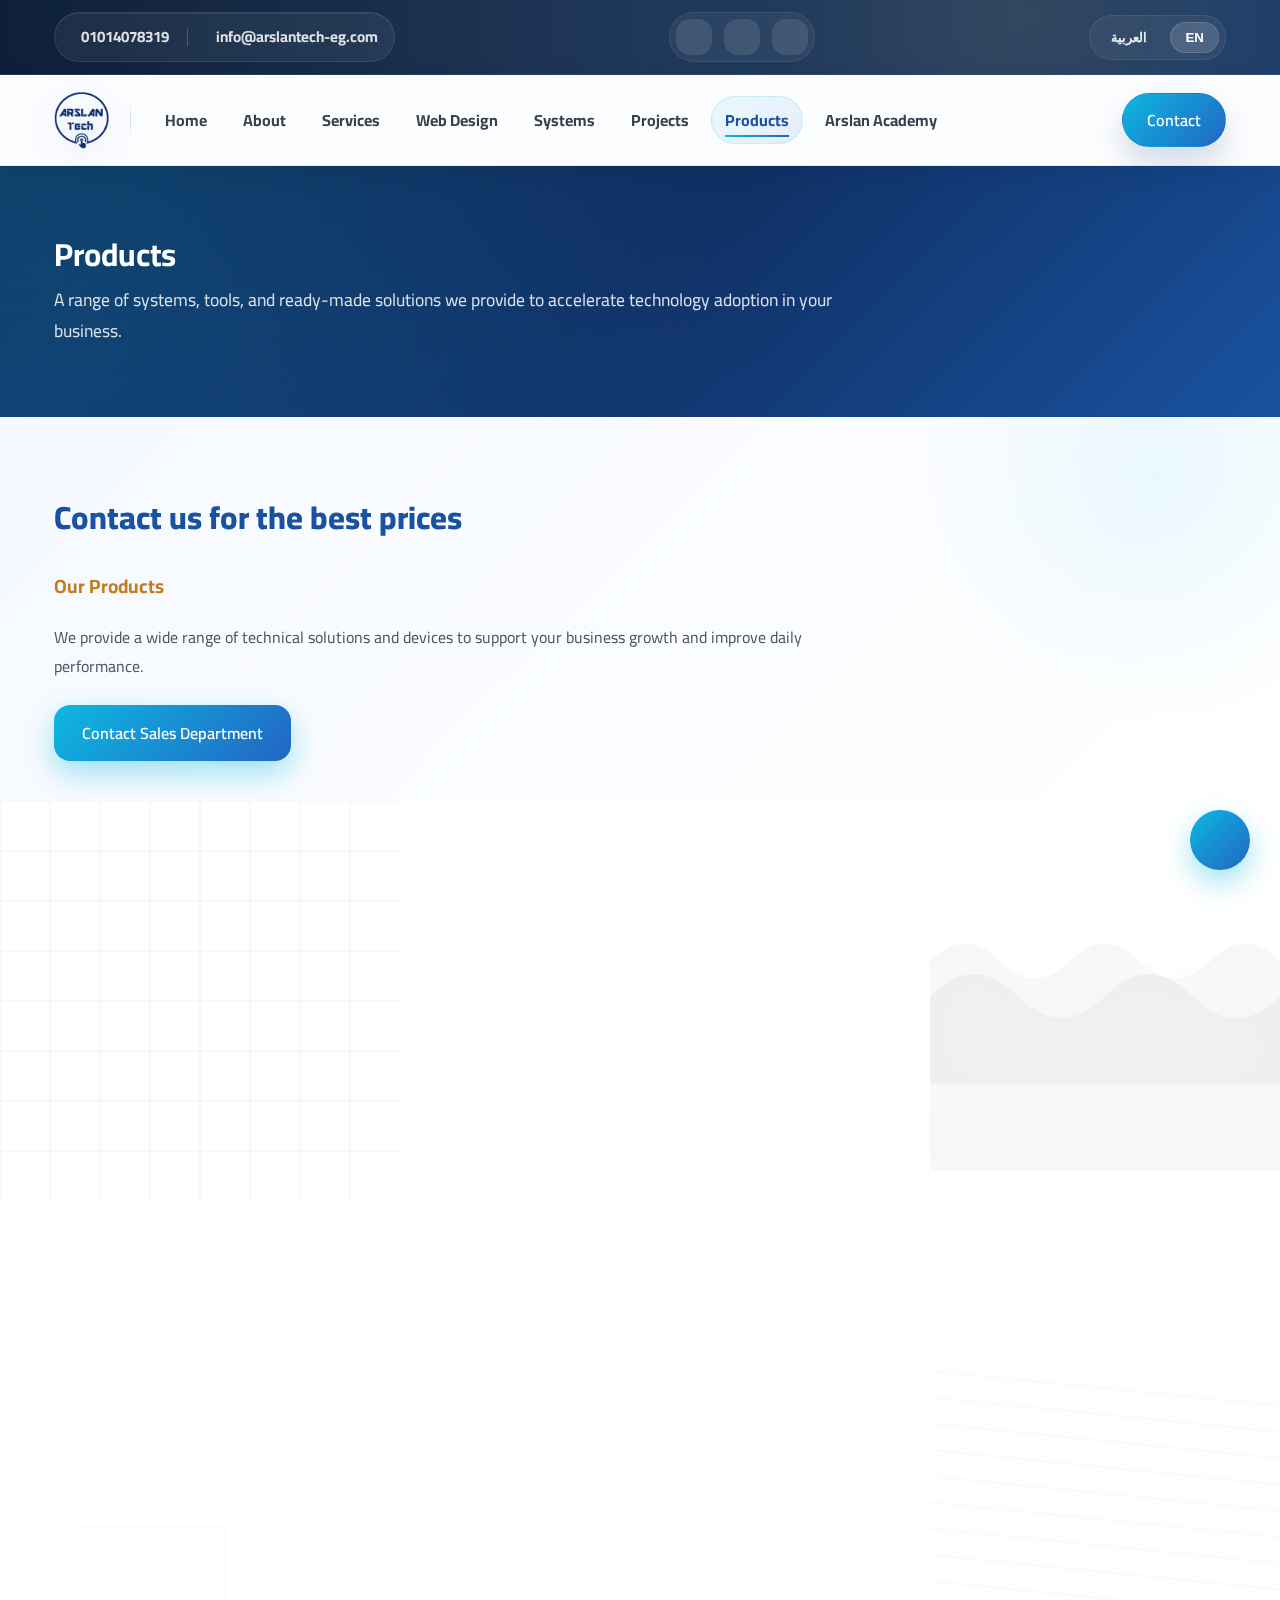
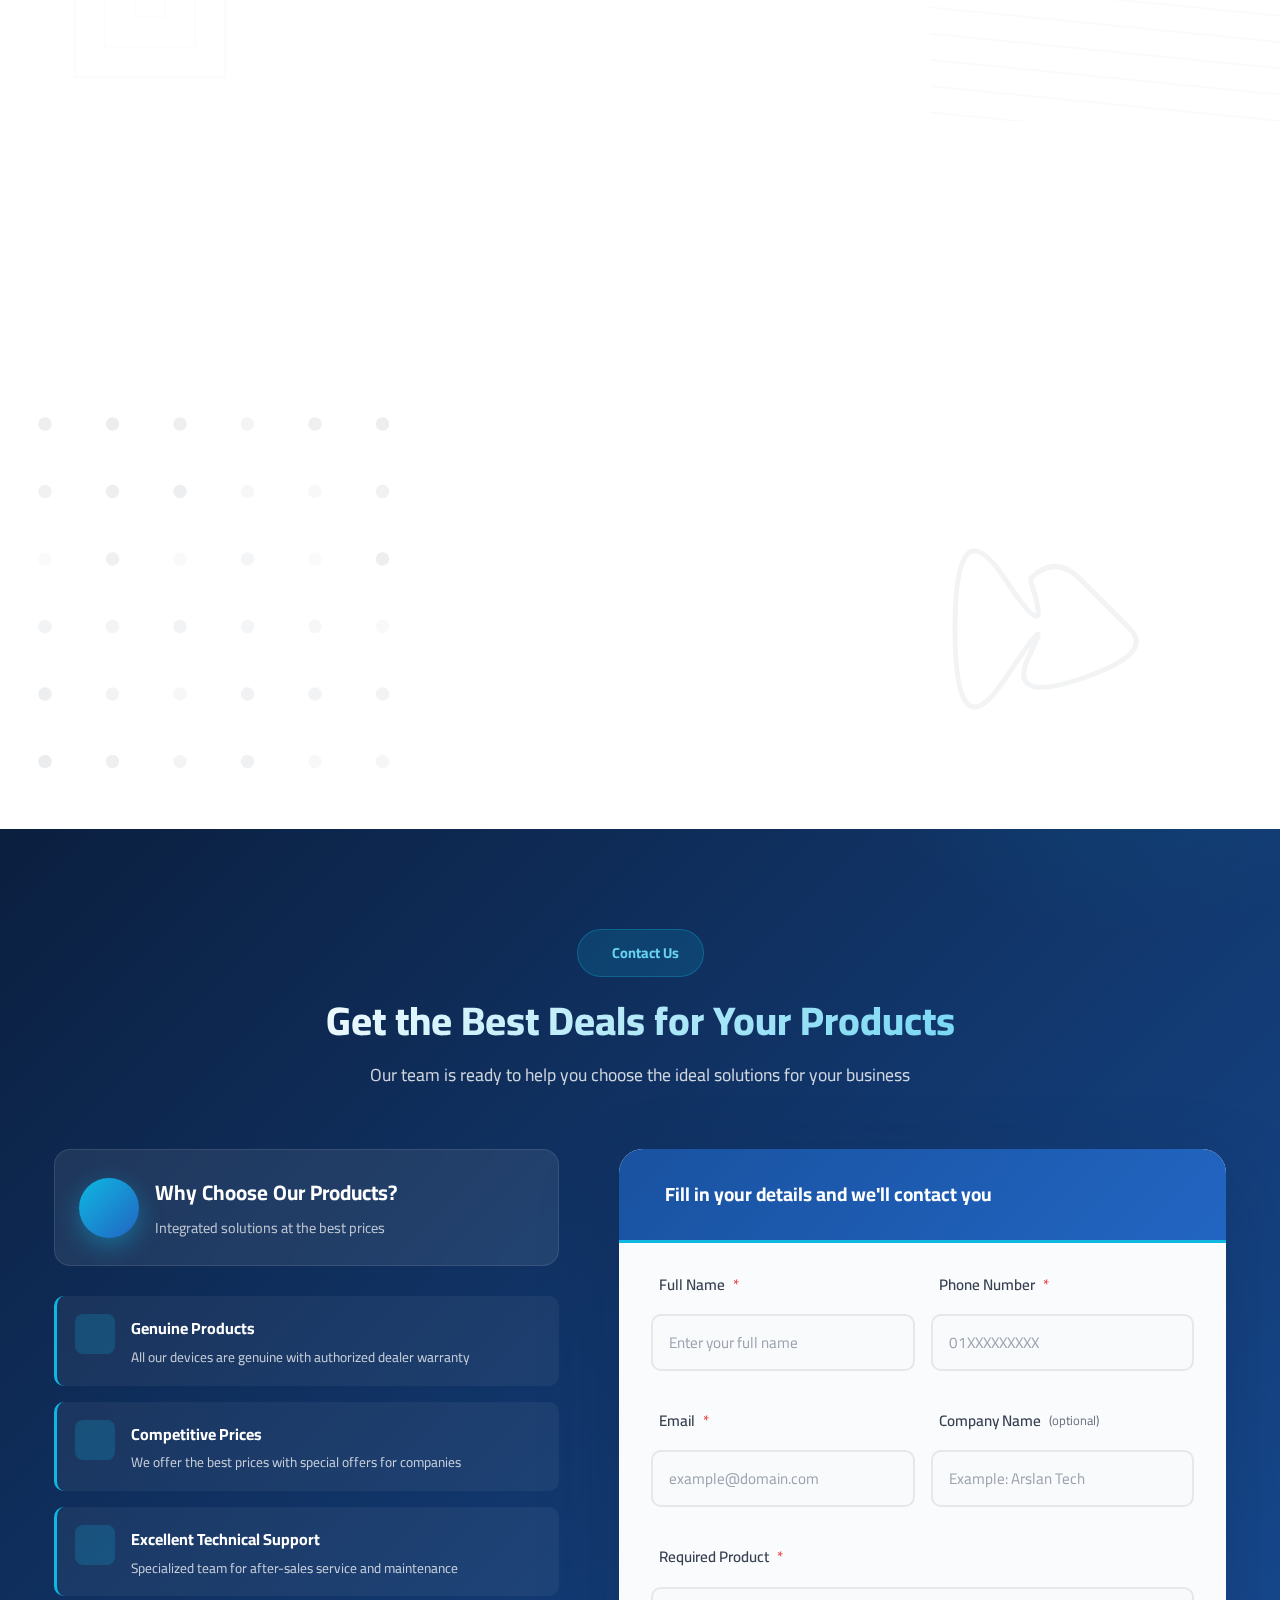
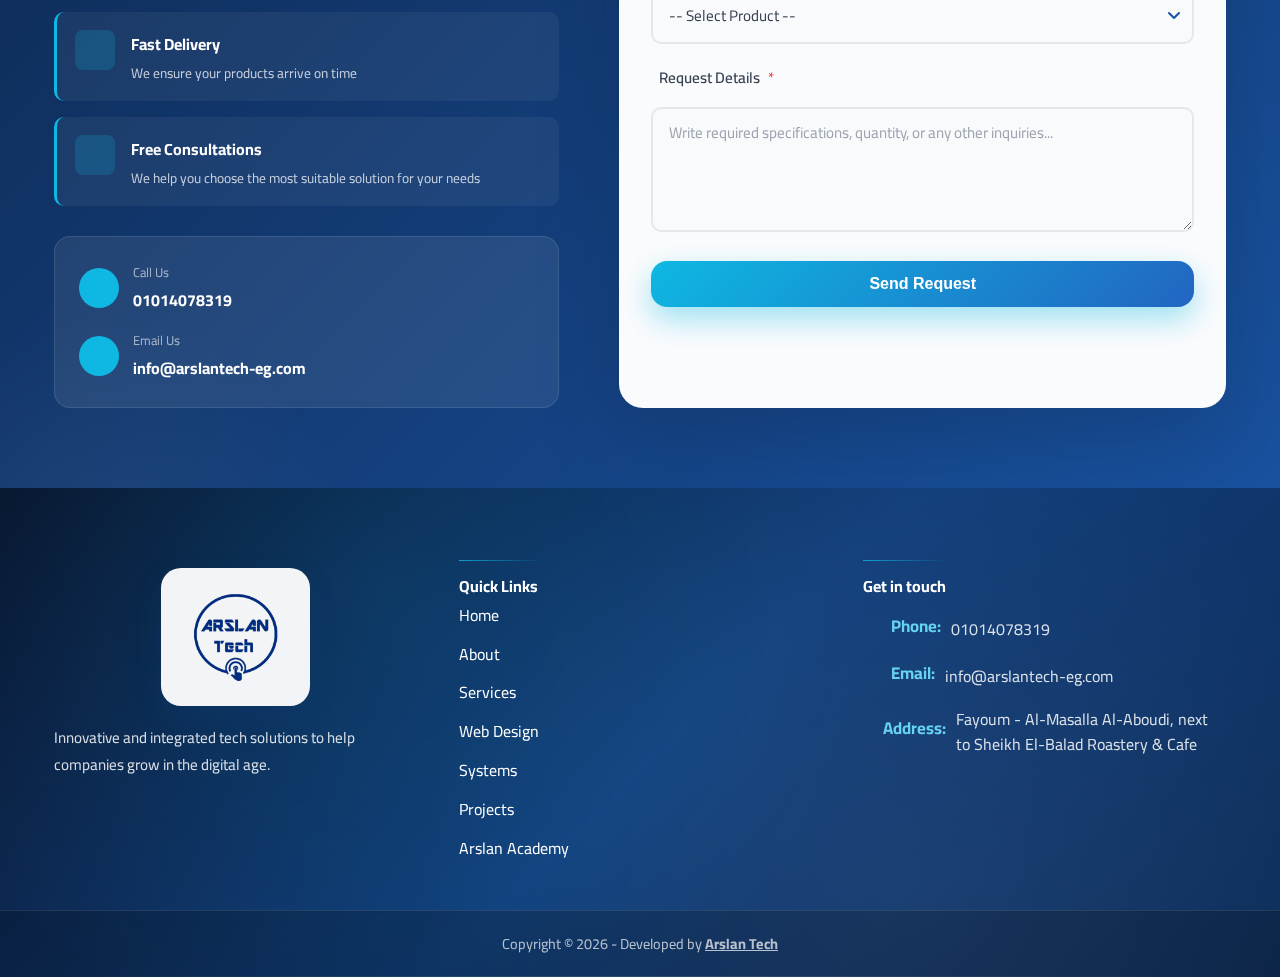
<file: products.html>
<!DOCTYPE html>
<html lang="en" dir="ltr">

<head>
  <meta charset="UTF-8" />
  <meta name="viewport" content="width=device-width, initial-scale=1.0" />
  <script>
    (function () {
      try {
        var saved = localStorage.getItem("site_lang");
        var html = document.documentElement;
        html.classList.add("lang-loading");
        if (saved === "en") {
          html.lang = "en";
          html.dir = "ltr";
        } else {
          html.lang = "ar";
          html.dir = "rtl";
        }
      } catch (e) { }
    })();
  </script>
  <title data-i18n="products.page_title">Products - Arslan Tech</title>
  <link rel="icon" type="image/webp" href="assets/images/logos/logo-arslan-primary.webp" />
  <link rel="preconnect" href="https://fonts.googleapis.com" />
  <link rel="preconnect" href="https://fonts.gstatic.com" crossorigin />
  <link href="https://fonts.googleapis.com/css2?family=Cairo:wght@400;600;700;800;900&display=swap" rel="stylesheet" />
  <link rel="stylesheet" href="https://cdnjs.cloudflare.com/ajax/libs/font-awesome/6.5.1/css/all.min.css"
    integrity="sha512-DTOQO9RWCH3ppGqcWaEA1BIZOC6xxalwEsw9c2QQeAIftl+Vegovlnee1c9QX4TctnWMn13TZye+giMm8e2LwA=="
    crossorigin="anonymous" referrerpolicy="no-referrer" />
  <link rel="stylesheet" href="assets/css/styles.css" />
  <link rel="stylesheet" href="assets/css/products.css" />
  <!-- Added SVG decorations CSS link -->
  <link rel="stylesheet" href="assets/css/svg-decorations.css" />
  <link rel="canonical" href="https://arslantech-eg.com/products.html" />
  <script type="application/ld+json">
      {
        "@context": "https://schema.org",
        "@type": "CollectionPage",
        "name": "منتجات أرسلان تك",
        "description": "مجموعة متنوعة من الحلول والأجهزة التقنية: أجهزة حضور وانصراف، كمبيوتر، طابعات، سنترالات، وشبكات.",
        "url": "https://arslantech-eg.com/products.html"
      }
    </script>
</head>

<body>
  <header class="topbar">
    <div class="container">
      <div class="topbar-inner">
        <div class="topbar-contact">
          <i class="fas fa-phone topbar-icon"></i>
          <a href="tel:01014078319">01014078319</a>
          <span class="divider"></span>
          <i class="fas fa-envelope topbar-icon"></i>
          <a href="mailto:info@arslantech-eg.com">info@arslantech-eg.com</a>
        </div>
        <div class="topbar-social">
          <a href="https://www.linkedin.com/company/arslantech" aria-label="LinkedIn" target="_blank"
            rel="noopener noreferrer"><i class="fab fa-linkedin-in"></i></a>
          <a href="https://wa.me/201014078319" aria-label="WhatsApp" target="_blank" rel="noopener noreferrer"><i
              class="fab fa-whatsapp"></i></a>
          <a href="https://www.facebook.com/Arslantecheg/" aria-label="Facebook" target="_blank"
            rel="noopener noreferrer"><i class="fab fa-facebook-f"></i></a>
        </div>
        <div class="topbar-lang" id="langToggle" role="navigation" aria-label="Language switcher">
          <button class="lang-btn" data-lang="ar">العربية</button>
          <button class="lang-btn" data-lang="en">EN</button>
        </div>
      </div>
    </div>
  </header>

  <nav class="navbar" id="navbar" role="navigation" aria-label="Main navigation">
    <div class="container">
      <div class="nav-wrapper">
        <a class="brand" href="index.html" aria-label="Arslan Tech Home">
          <img src="assets/images/logos/logo-arslan-primary.webp" alt="Arslan Tech" class="brand-image" decoding="async"
            loading="lazy" />
        </a>
        <button class="menu-toggle" id="menuToggle" aria-label="قائمة التنقل" aria-controls="navLinks"
          aria-expanded="false">
          <span></span>
          <span></span>
          <span></span>
        </button>
        <ul class="nav-links" id="navLinks">
          <li><a href="index.html" data-i18n="nav.home">Home</a></li>
          <li><a href="about.html" data-i18n="nav.about">About</a></li>
          <li>
            <a href="services.html" data-i18n="nav.services">Services</a>
          </li>
          <li>
            <a href="web-design.html" data-i18n="nav.webdesign">Web Design</a>
          </li>
          <li>
            <a href="systems.html" data-i18n="nav.systems">Systems</a>
          </li>
          <li>
            <a href="projects.html" data-i18n="nav.projects">Projects</a>
          </li>
          <li>
            <a href="products.html" class="active" data-i18n="nav.products">Products</a>
          </li>
          <li>
            <a href="academy.html" data-i18n="nav.academy">Arslan Academy</a>
          </li>
          <li>
            <a href="contact.html" class="btn btn-nav" data-i18n="nav.contact">Contact</a>
          </li>
        </ul>
      </div>
    </div>
  </nav>

  <main>
    <section class="hero" style="padding: 60px 0 40px">
      <div class="container">
        <h1 class="hero-title" style="color: var(--white)" data-i18n="products_page.hero_title">
          Products
        </h1>
        <p class="hero-lead" style="color: rgba(255, 255, 255, 0.85); max-width: 820px"
          data-i18n="products_page.hero_lead">
          A range of systems, tools, and ready-made solutions we provide to
          accelerate technology adoption in your business.
        </p>
      </div>
    </section>

    <!-- مقدمة المنتجات -->
    <section class="products-intro">
      <div class="container">
        <div class="intro-content">
          <h2 class="intro-title" data-i18n="products.intro_title">
            Contact us for the best prices
          </h2>
          <p class="intro-sub" data-i18n="products.intro_sub">Our Products</p>
          <p class="intro-lead" data-i18n="products.intro_lead">
            We provide you with a variety of solutions and technical devices
            to support your business growth and improve daily company
            performance.
          </p>
          <a href="#sales-form" class="btn btn-primary intro-cta" data-i18n="products.intro_cta">Contact Sales Team</a>
        </div>
      </div>
    </section>

    <!-- قائمة المنتجات -->
    <section class="products-grid-section" id="products">
      <div class="container">
        <div class="products-grid">
          <!-- جهاز الحضور والانصراف -->
          <div class="product-card" data-category="attendance">
            <div class="product-image">
              <img src="assets/images/products/attendance.png" alt="أجهزة الحضور والانصراف" loading="lazy" />
            </div>
            <h3 class="product-title" data-i18n="products.attendance_title">
              Attendance Devices
            </h3>
            <p class="product-desc" data-i18n="products.attendance_desc">
              Organize your work time with precision and professionalism using
              fingerprint and facial recognition devices, ensuring effective
              employee attendance management.
            </p>
            <a href="#sales-form" class="btn btn-primary product-btn" data-i18n="products.order_now">Order Now</a>
          </div>

          <!-- أجهزة الكمبيوتر واللاب توب -->
          <div class="product-card" data-category="computers">
            <div class="product-image">
              <img src="assets/images/products/computers.png" alt="أجهزة الكمبيوتر واللاب توب" loading="lazy" />
            </div>
            <h3 class="product-title" data-i18n="products.computers_title">
              Computers & Laptops
            </h3>
            <p class="product-desc" data-i18n="products.computers_desc">
              Latest desktop computers and powerful laptops that meet all your
              needs.
            </p>
            <a href="#sales-form" class="btn btn-primary product-btn" data-i18n="products.order_now">Order Now</a>
          </div>

          <!-- الطابعات -->
          <div class="product-card" data-category="printers">
            <div class="product-image">
              <img src="assets/images/products/printers.png" alt="الطابعات وماكينات التصوير" loading="lazy" />
            </div>
            <h3 class="product-title" data-i18n="products.printers_title">
              Printers
            </h3>
            <p class="product-desc" data-i18n="products.printers_desc">
              Discover a range of printers suitable for your work environment,
              from high-speed printing to high-precision scanning and copying.
            </p>
            <a href="#sales-form" class="btn btn-primary product-btn" data-i18n="products.order_now">Order Now</a>
          </div>

          <!-- السنترالات -->
          <div class="product-card" data-category="pbx">
            <div class="product-image">
              <img src="assets/images/products/pbx.png" alt="أجهزة السنترالات" loading="lazy" />
            </div>
            <h3 class="product-title" data-i18n="products.pbx_title">
              PBX Systems
            </h3>
            <p class="product-desc" data-i18n="products.pbx_desc">
              Provide integrated communication solutions for your company
              using modern PBX devices to connect departments and improve call
              quality.
            </p>
            <a href="#sales-form" class="btn btn-primary product-btn" data-i18n="products.order_now">Order Now</a>
          </div>

          <!-- الكول سنتر -->
          <div class="product-card" data-category="callcenter">
            <div class="product-image">
              <img src="assets/images/products/callcenter.png" alt="أجهزة الكول سنتر" loading="lazy" />
            </div>
            <h3 class="product-title" data-i18n="products.callcenter_title">
              Call Center Devices
            </h3>
            <p class="product-desc" data-i18n="products.callcenter_desc">
              Develop your call center with the latest call center systems and
              phones that ensure smooth communication with your customers.
            </p>
            <a href="#sales-form" class="btn btn-primary product-btn" data-i18n="products.order_now">Order Now</a>
          </div>

          <!-- السيرفرات -->
          <div class="product-card" data-category="servers">
            <div class="product-image">
              <img src="assets/images/products/servers.png" alt="أجهزة السيرفرات" loading="lazy" />
            </div>
            <h3 class="product-title" data-i18n="products.servers_title">
              Servers
            </h3>
            <p class="product-desc" data-i18n="products.servers_desc">
              Choose reliable and high-performance servers to store your data
              and process your company's information securely and at
              ultra-fast speed.
            </p>
            <a href="#sales-form" class="btn btn-primary product-btn" data-i18n="products.order_now">Order Now</a>
          </div>

          <!-- راكات وباتش بانل -->
          <div class="product-card" data-category="racks">
            <div class="product-image">
              <img src="assets/images/products/racks.png" alt="راكات وباتش بانل" loading="lazy" />
            </div>
            <h3 class="product-title" data-i18n="products.racks_title">
              Racks & Patch Panels
            </h3>
            <p class="product-desc" data-i18n="products.racks_desc">
              Organize and secure your network using racks and patch panels
              designed to provide protection and manage cables effectively and
              professionally.
            </p>
            <a href="#sales-form" class="btn btn-primary product-btn" data-i18n="products.order_now">Order Now</a>
          </div>

          <!-- أجهزة الشبكات -->
          <div class="product-card" data-category="network">
            <div class="product-image">
              <img src="assets/images/products/network.jpg" alt="أجهزة الشبكات" loading="lazy" />
            </div>
            <h3 class="product-title" data-i18n="products.network_title">
              Network Devices
            </h3>
            <p class="product-desc" data-i18n="products.network_desc">
              Get fast and stable network connectivity through our collection
              of high-efficiency switches and routers.
            </p>
            <a href="#sales-form" class="btn btn-primary product-btn" data-i18n="products.order_now">Order Now</a>
          </div>

          <!-- كاميرات المراقبة -->
          <div class="product-card" data-category="cctv">
            <div class="product-image">
              <img src="assets/images/products/cctv.jpg" alt="كاميرات المراقبة" loading="lazy" />
            </div>
            <h3 class="product-title" data-i18n="products.cctv_title">
              CCTV Cameras
            </h3>
            <p class="product-desc" data-i18n="products.cctv_desc">
              Provide the highest levels of security for your facility or home
              with the latest high-resolution surveillance cameras and
              advanced night vision.
            </p>
            <a href="#sales-form" class="btn btn-primary product-btn" data-i18n="products.order_now">Order Now</a>
          </div>
        </div>
      </div>
    </section>

    <!-- نموذج قسم المبيعات -->
    <section class="sales-contact" id="sales-form">
      <div class="container">
        <div class="sales-header">
          <div class="sales-badge">
            <i class="fas fa-headphones-alt"></i>
            <span data-i18n="products.sales_badge">Contact Us</span>
          </div>
          <h2 class="sales-main-title" data-i18n="products.sales_main_title">
            Get the Best Deals for Your Products
          </h2>
          <p class="sales-subtitle" data-i18n="products.sales_subtitle">
            Our team is ready to help you choose the ideal solutions for your
            business
          </p>
        </div>

        <div class="sales-wrapper">
          <!-- معلومات المبيعات -->
          <div class="sales-info">
            <div class="info-header">
              <div class="info-icon-wrapper">
                <i class="fas fa-shopping-cart"></i>
              </div>
              <div>
                <h3 class="info-title" data-i18n="products.info_title">
                  Why Choose Our Products?
                </h3>
                <p class="info-subtitle" data-i18n="products.info_subtitle">
                  Integrated solutions at the best prices
                </p>
              </div>
            </div>

            <div class="features-list">
              <div class="feature-item">
                <div class="feature-icon">
                  <i class="fas fa-certificate"></i>
                </div>
                <div class="feature-content">
                  <h4 data-i18n="products.feature1_title">
                    Genuine Products
                  </h4>
                  <p data-i18n="products.feature1_desc">
                    All our devices are genuine with authorized dealer
                    warranty
                  </p>
                </div>
              </div>

              <div class="feature-item">
                <div class="feature-icon">
                  <i class="fas fa-tags"></i>
                </div>
                <div class="feature-content">
                  <h4 data-i18n="products.feature2_title">
                    Competitive Prices
                  </h4>
                  <p data-i18n="products.feature2_desc">
                    We offer the best prices with special offers for companies
                  </p>
                </div>
              </div>

              <div class="feature-item">
                <div class="feature-icon">
                  <i class="fas fa-tools"></i>
                </div>
                <div class="feature-content">
                  <h4 data-i18n="products.feature3_title">
                    Excellent Technical Support
                  </h4>
                  <p data-i18n="products.feature3_desc">
                    Specialized team for after-sales service and maintenance
                  </p>
                </div>
              </div>

              <div class="feature-item">
                <div class="feature-icon">
                  <i class="fas fa-shipping-fast"></i>
                </div>
                <div class="feature-content">
                  <h4 data-i18n="products.feature4_title">Fast Delivery</h4>
                  <p data-i18n="products.feature4_desc">
                    We ensure your products arrive on time
                  </p>
                </div>
              </div>

              <div class="feature-item">
                <div class="feature-icon">
                  <i class="fas fa-user-tie"></i>
                </div>
                <div class="feature-content">
                  <h4 data-i18n="products.feature5_title">
                    Free Consultations
                  </h4>
                  <p data-i18n="products.feature5_desc">
                    We help you choose the most suitable solution for your
                    needs
                  </p>
                </div>
              </div>
            </div>

            <div class="contact-quick-info">
              <div class="quick-contact-item">
                <i class="fas fa-phone-alt"></i>
                <div>
                  <span class="contact-label" data-i18n="products.contact_label">Call Us</span>
                  <a href="tel:01014078319" class="contact-value">01014078319</a>
                </div>
              </div>
              <div class="quick-contact-item">
                <i class="fas fa-envelope"></i>
                <div>
                  <span class="contact-label" data-i18n="products.email_label">Email Us</span>
                  <a href="mailto:info@arslantech-eg.com" class="contact-value">info@arslantech-eg.com</a>
                </div>
              </div>
            </div>
          </div>

          <!-- بطاقة النموذج -->
          <div class="sales-form-card">
            <div class="form-card-header">
              <i class="fas fa-file-invoice"></i>
              <h3 data-i18n="products.form_header">
                Fill in your details and we'll contact you
              </h3>
            </div>

            <form method="POST" class="sales-form" id="salesForm" novalidate>
              <div class="form-row">
                <div class="form-group">
                  <label for="name">
                    <i class="fas fa-user"></i>
                    <span data-i18n="products.form_name">Full Name</span>
                    <span class="required" data-i18n="products.required">*</span>
                  </label>
                  <div class="input-wrapper">
                    <input type="text" id="name" name="name" data-i18n-placeholder="products.form_name_ph"
                      placeholder="أدخل اسمك الكامل" required minlength="3" />
                    <span class="input-icon"><i class="fas fa-user-circle"></i></span>
                  </div>
                  <span class="field-error" id="name-error"></span>
                </div>

                <div class="form-group">
                  <label for="phone">
                    <i class="fas fa-phone"></i>
                    <span data-i18n="products.form_phone">Phone Number</span>
                    <span class="required" data-i18n="products.required">*</span>
                  </label>
                  <div class="input-wrapper">
                    <input type="tel" id="phone" name="phone" data-i18n-placeholder="products.form_phone_ph"
                      placeholder="01XXXXXXXXX" required pattern="[0-9]{11}" />
                    <span class="input-icon"><i class="fas fa-mobile-alt"></i></span>
                  </div>
                  <span class="field-error" id="phone-error"></span>
                </div>
              </div>

              <div class="form-row">
                <div class="form-group">
                  <label for="email">
                    <i class="fas fa-envelope"></i>
                    <span data-i18n="products.form_email">Email</span>
                    <span class="required" data-i18n="products.required">*</span>
                  </label>
                  <div class="input-wrapper">
                    <input type="email" id="email" name="email" data-i18n-placeholder="products.form_email_ph"
                      placeholder="example@email.com" required />
                    <span class="input-icon"><i class="fas fa-envelope-open-text"></i></span>
                  </div>
                  <span class="field-error" id="email-error"></span>
                </div>

                <div class="form-group">
                  <label for="company">
                    <i class="fas fa-building"></i>
                    <span data-i18n="products.form_company">Company Name</span>
                    <span class="optional" data-i18n="products.optional">(optional)</span>
                  </label>
                  <div class="input-wrapper">
                    <input type="text" id="company" name="company" data-i18n-placeholder="products.form_company_ph"
                      placeholder="اسم الشركة" />
                    <span class="input-icon"><i class="fas fa-briefcase"></i></span>
                  </div>
                </div>
              </div>

              <div class="form-group full-width">
                <label for="product">
                  <i class="fas fa-box-open"></i>
                  <span data-i18n="products.form_product">Required Product</span>
                  <span class="required" data-i18n="products.required">*</span>
                </label>
                <div class="select-wrapper">
                  <select id="product" name="product" required>
                    <option value="" data-i18n="products.form_product_select">
                      -- Select Product --
                    </option>
                    <option value="attendance" data-i18n="products.attendance_title">
                      Attendance Devices
                    </option>
                    <option value="computers" data-i18n="products.computers_title">
                      Computers & Laptops
                    </option>
                    <option value="printers" data-i18n="products.printers_title">
                      Printers
                    </option>
                    <option value="pbx" data-i18n="products.pbx_title">
                      PBX Systems
                    </option>
                    <option value="callcenter" data-i18n="products.callcenter_title">
                      Call Center Devices
                    </option>
                    <option value="servers" data-i18n="products.servers_title">
                      Servers
                    </option>
                    <option value="racks" data-i18n="products.racks_title">
                      Racks & Patch Panels
                    </option>
                    <option value="network" data-i18n="products.network_title">
                      Network Devices
                    </option>
                    <option value="cctv" data-i18n="products.cctv_title">
                      CCTV Cameras
                    </option>
                  </select>
                  <span class="select-icon"><i class="fas fa-chevron-down"></i></span>
                </div>
                <span class="field-error" id="product-error"></span>
              </div>

              <div class="form-group full-width">
                <label for="message">
                  <i class="fas fa-comment-dots"></i>
                  <span data-i18n="products.form_message">Request Details</span>
                  <span class="required" data-i18n="products.required">*</span>
                </label>
                <div class="textarea-wrapper">
                  <textarea id="message" name="message" rows="4" data-i18n-placeholder="products.form_message_ph"
                    placeholder="أخبرنا بالتفاصيل والكمية المطلوبة..." required minlength="10"></textarea>
                  <span class="textarea-icon"><i class="fas fa-pen"></i></span>
                </div>
                <span class="field-error" id="message-error"></span>
              </div>

              <!-- Honeypot Field -->
              <input type="text" name="website" style="display: none" tabindex="-1" autocomplete="off" />

              <!-- Success & Error Messages -->
              <div class="alert success-alert" id="successAlert">
                <i class="fas fa-check-circle"></i>
                <div class="alert-content">
                  <strong data-i18n="products.form_success_title">Sent Successfully!</strong>
                  <p data-i18n="products.form_success_msg">
                    The sales team will contact you as soon as possible.
                  </p>
                </div>
                <button type="button" class="alert-close" onclick="this.parentElement.classList.remove('show')">
                  <i class="fas fa-times"></i>
                </button>
              </div>

              <div class="alert error-alert" id="errorAlert">
                <i class="fas fa-exclamation-triangle"></i>
                <div class="alert-content">
                  <strong data-i18n="products.form_error_title">Sending Error</strong>
                  <p id="errorMessage" data-i18n="products.form_error_msg">
                    Unable to send the request, please try again.
                  </p>
                </div>
                <button type="button" class="alert-close" onclick="this.parentElement.classList.remove('show')">
                  <i class="fas fa-times"></i>
                </button>
              </div>

              <button type="submit" class="btn btn-primary btn-block" id="submitBtn" data-i18n="products.form_submit">
                Send Request
              </button>
            </form>
          </div>
        </div>
      </div>
    </section>
  </main>

  <footer class="footer">
    <div class="container footer-container">
      <div class="footer-brand">
        <div class="brand-logo">
          <img src="assets/images/logos/logo-arslan-primary.webp" alt="Arslan Tech" class="footer-logo-image"
            decoding="async" loading="lazy" />
        </div>
        <p data-i18n="footer.about">
          حلول تقنية مبتكرة ومتكاملة تساعد الشركات على تحقيق النمو والازدهار
          في العصر الرقمي.
        </p>
      </div>
      <div class="footer-links">
        <h4 data-i18n="footer.links_title">روابط سريعة</h4>
        <ul>
          <li><a data-i18n="nav.home" href="index.html">الرئيسية</a></li>
          <li><a data-i18n="nav.about" href="about.html">من نحن</a></li>
          <li>
            <a data-i18n="nav.services" href="services.html">خدماتنا</a>
          </li>
          <li>
            <a data-i18n="nav.webdesign" href="web-design.html">تصميم المواقع</a>
          </li>
          <li>
            <a data-i18n="nav.systems" href="systems.html">الأنظمة</a>
          </li>
          <li>
            <a data-i18n="nav.projects" href="projects.html">سابقة أعمالنا</a>
          </li>
          <li>
            <a data-i18n="nav.academy" href="academy.html">أرسلان أكاديمي</a>
          </li>
        </ul>
      </div>
      <div class="footer-contact">
        <h4 data-i18n="footer.contact_title">تواصل معنا</h4>
        <p>
          <i class="fas fa-phone"></i>
          <strong data-i18n="footer.phone">الهاتف:</strong>
          <a href="tel:01014078319">01014078319</a>
        </p>
        <p>
          <i class="fas fa-envelope"></i>
          <strong data-i18n="footer.email">البريد:</strong>
          <a href="mailto:info@arslantech-eg.com">info@arslantech-eg.com</a>
        </p>
        <p>
          <i class="fas fa-map-marker-alt"></i>
          <strong data-i18n="contact.address_label">العنوان:</strong>
          <span data-i18n="contact.address">الفيوم المسلة العبودي بجوار محمصات وكافيه شيخ البلد</span>
        </p>
      </div>
    </div>
    <div class="footer-bottom">
      <div class="container">
        <p data-i18n="footer.copyright">
          جميع الحقوق محفوظة © 2026 - تصميم وتطوير
          <a href="https://wa.me/201014078319" target="_blank" rel="noopener noreferrer"
            style="color: inherit; text-decoration: underline"><strong>ارسلان تك</strong></a>
        </p>
      </div>
    </div>
  </footer>

  <div class="floating-contact-menu" id="floatingContactMenu">
    <div class="social-icons-group">
      <a href="https://wa.me/201014078319" class="social-icon whatsapp" target="_blank" aria-label="WhatsApp">
        <i class="fab fa-whatsapp"></i>
      </a>
      <a href="https://m.me/104783481303669" class="social-icon messenger" target="_blank" aria-label="Messenger">
        <i class="fab fa-facebook-messenger"></i>
      </a>
      <a href="tel:01014078319" class="social-icon phone" aria-label="Call Us">
        <i class="fas fa-phone"></i>
      </a>
      <a href="mailto:info@arslantech-eg.com" class="social-icon email" aria-label="Email Us">
        <i class="fas fa-envelope"></i>
      </a>
    </div>
    <button class="floating-toggle-btn" id="floatingToggleBtn" aria-label="Toggle Contact Menu">
      <i class="fas fa-comments" id="floatingIcon"></i>
    </button>
  </div>

  <button class="scroll-top" id="scrollTop" aria-label="العودة للأعلى" data-i18n-aria="footer.scroll_top">
    <i class="fas fa-arrow-up"></i>
  </button>

  <script src="assets/js/script.js"></script>
  <!-- Added SVG decorations JS script -->
  <script src="assets/js/svg-decorations.js"></script>
</body>

</html>
</file>
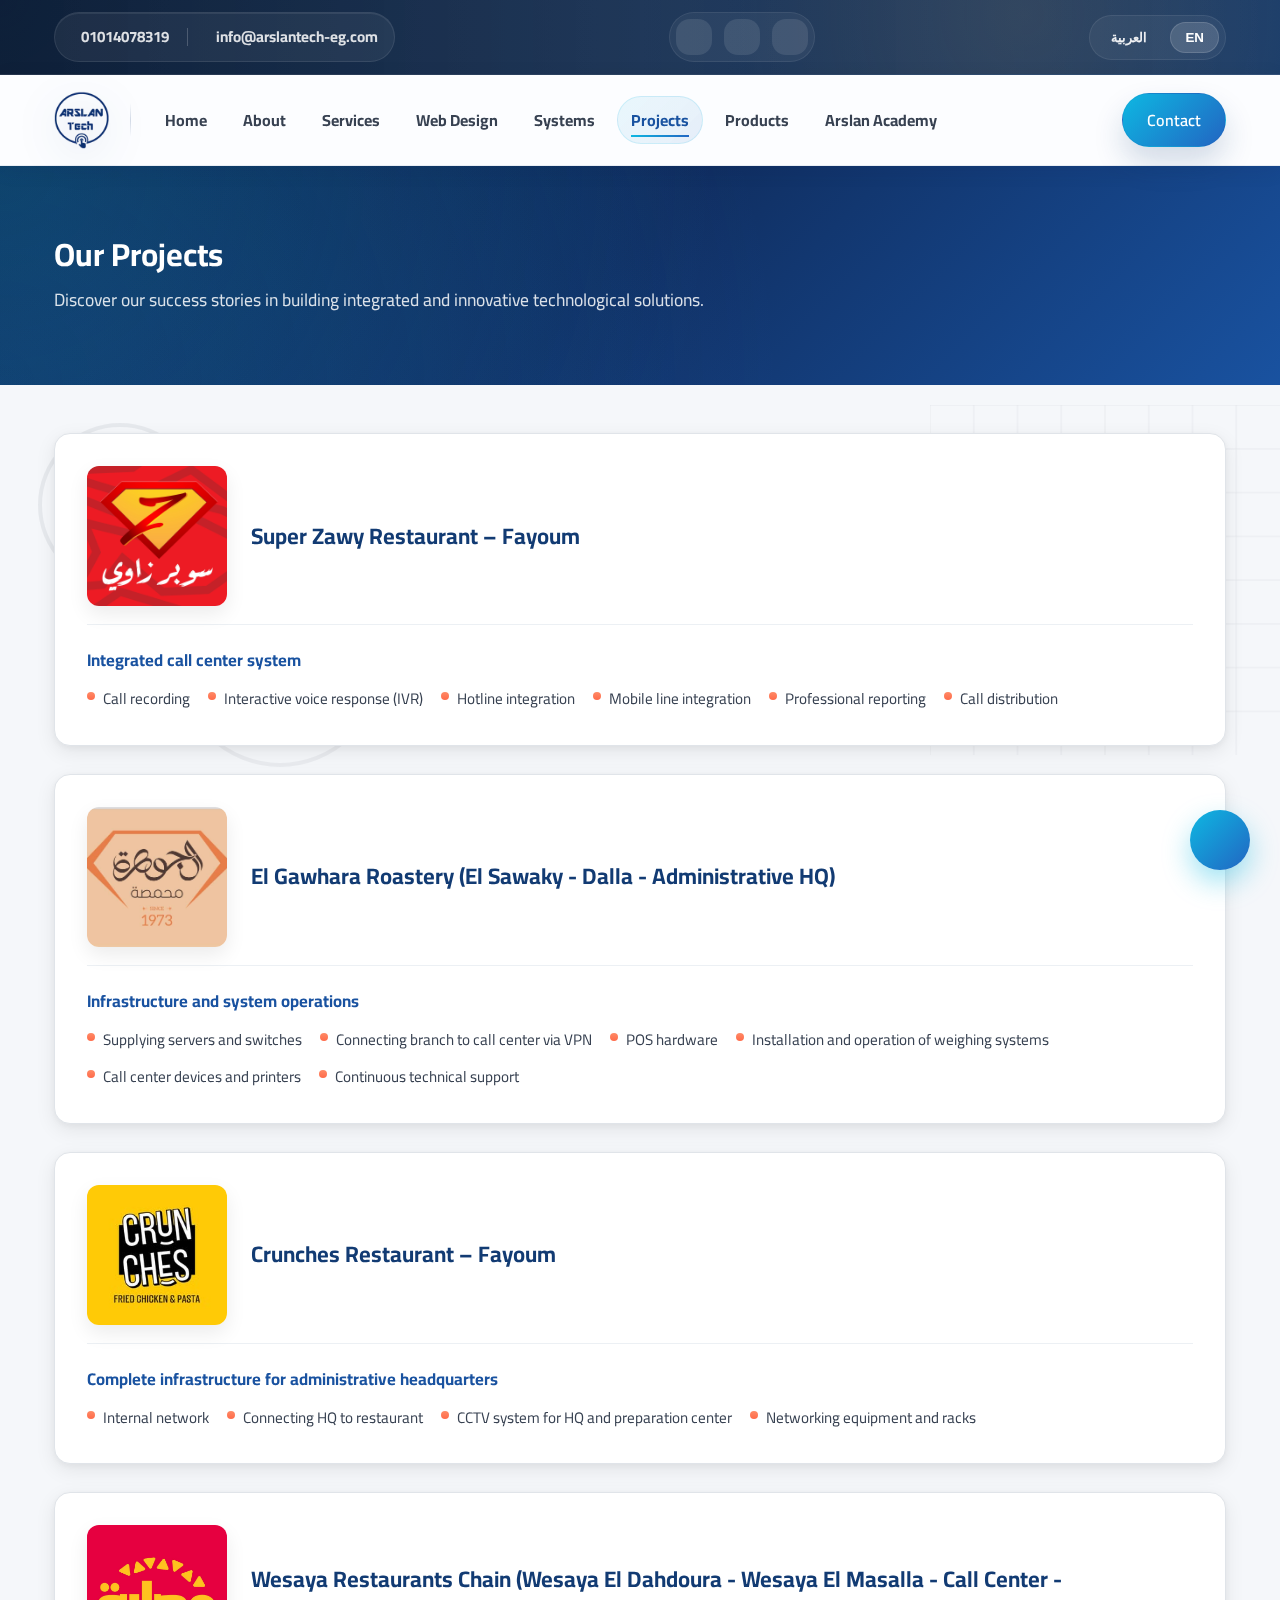
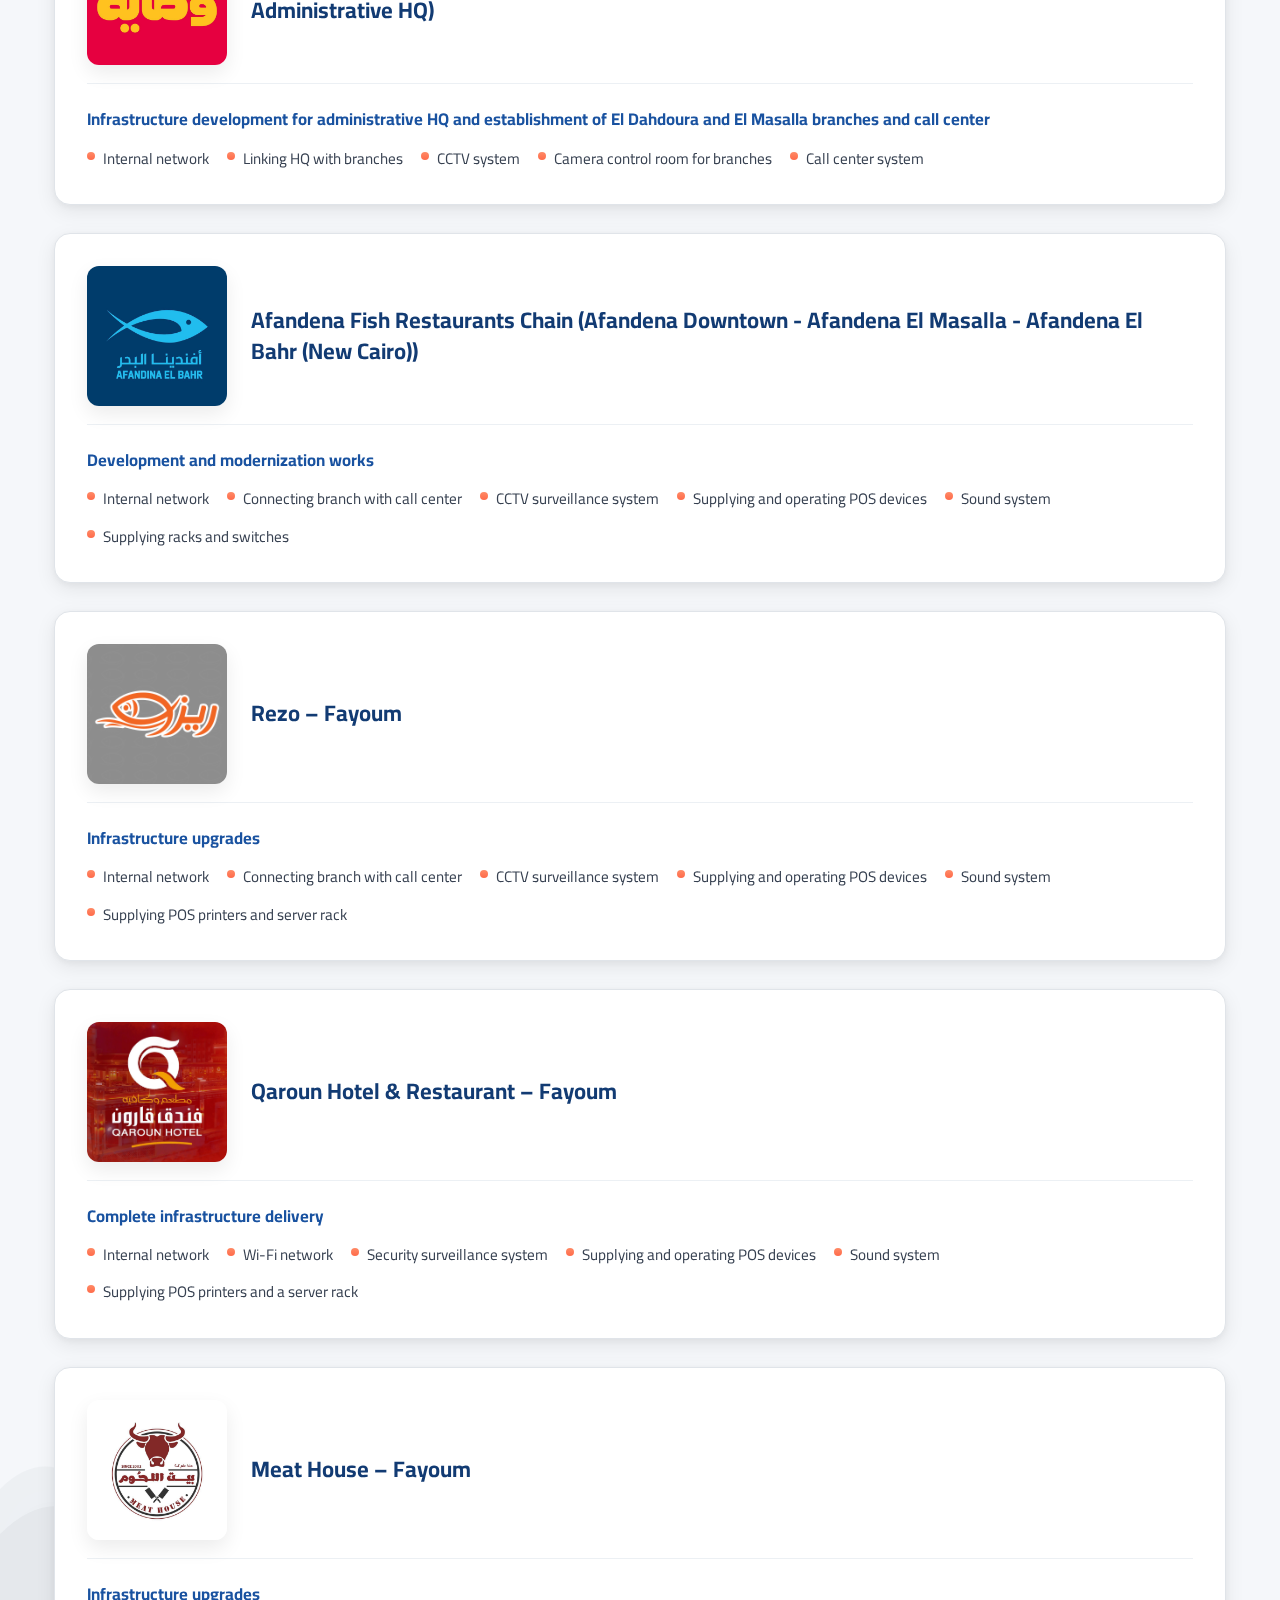
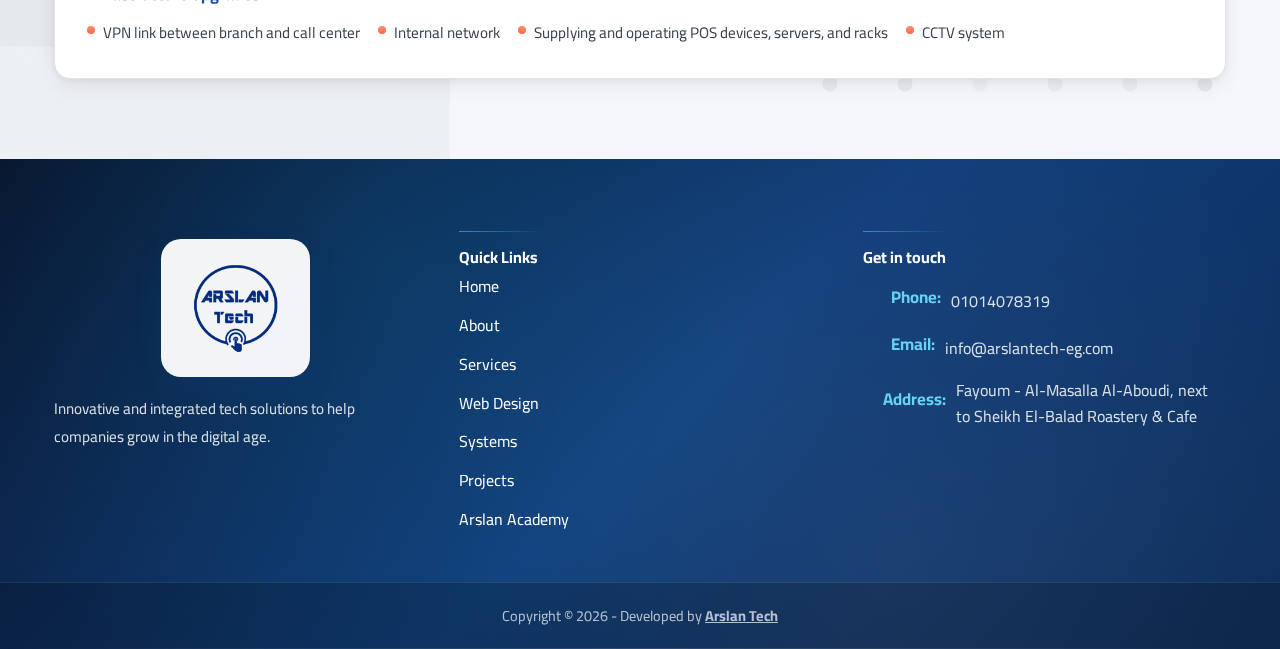
<file: projects.html>
<!DOCTYPE html>
<html lang="en" dir="ltr">

<head>
  <meta charset="utf-8" />
  <meta name="viewport" content="width=device-width,initial-scale=1" />
  <script>
    (function () {
      try {
        var saved = localStorage.getItem("site_lang");
        var html = document.documentElement;
        if (saved === "en") {
          html.lang = "en";
          html.dir = "ltr";
          html.classList.add("lang-loading");
        } else if (saved === "ar") {
          html.lang = "ar";
          html.dir = "rtl";
        }
      } catch (e) { }
    })();
  </script>
  <title data-i18n="projects.page_title">Projects - Arslan Tech</title>
  <link rel="icon" type="image/webp" href="assets/images/logos/logo-arslan-primary.webp" />
  <link rel="preconnect" href="https://fonts.googleapis.com" />
  <link rel="preconnect" href="https://fonts.gstatic.com" crossorigin />
  <link href="https://fonts.googleapis.com/css2?family=Cairo:wght@400;600;700;800;900&display=swap" rel="stylesheet" />
  <link rel="stylesheet" href="https://cdnjs.cloudflare.com/ajax/libs/font-awesome/6.5.1/css/all.min.css"
    integrity="sha512-DTOQO9RWCH3ppGqcWaEA1BIZOC6xxalwEsw9c2QQeAIftl+Vegovlnee1c9QX4TctnWMn13TZye+giMm8e2LwA=="
    crossorigin="anonymous" referrerpolicy="no-referrer" />
  <link rel="stylesheet" href="assets/css/projects.css" />
  <!-- Added SVG decorations CSS link -->
  <link rel="stylesheet" href="assets/css/svg-decorations.css" />
</head>

<body>
  <header class="topbar">
    <div class="container">
      <div class="topbar-inner">
        <div class="topbar-contact">
          <i class="fas fa-phone topbar-icon"></i>
          <a href="tel:01014078319">01014078319</a>
          <span class="divider"></span>
          <i class="fas fa-envelope topbar-icon"></i>
          <a href="mailto:info@arslantech-eg.com">info@arslantech-eg.com</a>
        </div>
        <div class="topbar-social">
          <a href="https://www.linkedin.com/company/arslantech" aria-label="LinkedIn" target="_blank"
            rel="noopener noreferrer"><i class="fab fa-linkedin-in"></i></a>
          <a href="https://wa.me/201014078319" aria-label="WhatsApp" target="_blank" rel="noopener noreferrer"><i
              class="fab fa-whatsapp"></i></a>
          <a href="https://www.facebook.com/Arslantecheg/" aria-label="Facebook" target="_blank"
            rel="noopener noreferrer"><i class="fab fa-facebook-f"></i></a>
        </div>
        <div class="topbar-lang" id="langToggle" role="navigation" aria-label="Language switcher">
          <button class="lang-btn" data-lang="ar">العربية</button>
          <button class="lang-btn" data-lang="en">EN</button>
        </div>
      </div>
    </div>
  </header>

  <nav class="navbar" id="navbar" role="navigation" aria-label="Main navigation">
    <div class="container">
      <div class="nav-wrapper">
        <a class="brand" href="index.html" aria-label="Arslan Tech Home">
          <img src="assets/images/logos/logo-arslan-primary.webp" alt="Arslan Tech" data-i18n-alt="hero.logo_alt"
            class="brand-image" decoding="async" loading="lazy" />
        </a>
        <button class="menu-toggle" id="menuToggle" aria-label="قائمة التنقل" data-i18n-aria="nav.menu"
          aria-controls="navLinks" aria-expanded="false">
          <span></span><span></span><span></span>
        </button>
        <ul class="nav-links" id="navLinks">
          <li><a href="index.html" data-i18n="nav.home">الرئيسية</a></li>
          <li><a href="about.html" data-i18n="nav.about">من نحن</a></li>
          <li>
            <a href="services.html" data-i18n="nav.services">خدماتنا</a>
          </li>
          <li>
            <a href="web-design.html" data-i18n="nav.webdesign">تصميم المواقع</a>
          </li>
          <li>
            <a href="systems.html" data-i18n="nav.systems">الأنظمة</a>
          </li>
          <li>
            <a href="projects.html" class="active" data-i18n="nav.projects">سابقة أعمالنا</a>
          </li>
          <li>
            <a href="products.html" data-i18n="nav.products">المنتجات</a>
          </li>
          <li>
            <a href="academy.html" data-i18n="nav.academy">أرسلان أكاديمي</a>
          </li>
          <li>
            <a href="contact.html" class="btn btn-nav" data-i18n="nav.contact">تواصل معنا</a>
          </li>
        </ul>
      </div>
    </div>
  </nav>

  <main>
    <section class="hero" style="padding: 60px 0 40px">
      <div class="container">
        <h1 class="hero-title" style="color: var(--white)" data-i18n="projects.hero_title">
          من أعمالنا
        </h1>
        <p class="hero-lead" style="color: rgba(255, 255, 255, 0.85); max-width: 820px" data-i18n="projects.hero_lead">
          اكتشف قصص نجاحنا في بناء حلول تكنولوجية متكاملة ومبتكرة.
        </p>
      </div>
    </section>

    <section class="projects" style="padding: 48px 0 80px; background: #f5f7fa">
      <div class="container project-grid">
        <div>
          <!-- Project entries list -->
          <article class="project-entry" style="display: grid; grid-template-columns: 1fr; gap: 28px">
            <!-- مشروع سوبر زاوي -->
            <div class="project-card-detailed">
              <div class="project-header">
                <div class="project-logo">
                  <img src="assets/images/projects/project-super-zawy.jpg" alt="سوبر زاوي" />
                </div>
                <h2 data-i18n="projects.super_zawy.title">
                  مطعم سوبر زاوي الفيوم
                </h2>
              </div>
              <div class="project-body">
                <div class="project-section">
                  <h4 data-i18n="projects.super_zawy.section1.title">
                    نظام كول سنتر متكامل
                  </h4>
                  <ul>
                    <li data-i18n="projects.super_zawy.section1.item1">
                      تسجيل المكالمات
                    </li>
                    <li data-i18n="projects.super_zawy.section1.item2">
                      الرد الآلي
                    </li>
                    <li data-i18n="projects.super_zawy.section1.item3">
                      ربط الهوتلاين
                    </li>
                    <li data-i18n="projects.super_zawy.section1.item4">
                      ربط خطوط الموبايل
                    </li>
                    <li data-i18n="projects.super_zawy.section1.item5">
                      تقارير احترافية
                    </li>
                    <li data-i18n="projects.super_zawy.section1.item6">
                      توزيع المكالمات
                    </li>
                  </ul>
                </div>
              </div>
            </div>

            <!-- مشروع محمصة الجوهرة -->
            <div class="project-card-detailed">
              <div class="project-header">
                <div class="project-logo">
                  <img src="assets/images/projects/project-elgawhra.jpg" alt="محمصة الجوهرة" />
                </div>
                <h2 data-i18n="projects.elgohara.title">
                  محمصة الجوهرة (السواقي -دلة-المقر الاداري )
                </h2>
              </div>
              <div class="project-body">
                <div class="project-section">
                  <h4 data-i18n="projects.elgohara.section1.title">
                    أعمال البنية التحتية وتشغيل الأنظمة
                  </h4>
                  <ul>
                    <li data-i18n="projects.elgohara.section1.item1">
                      توريد السرفرات والسويتشات
                    </li>
                    <li data-i18n="projects.elgohara.section1.item2">
                      ربط الفرع بالكول سنتر عبر VPN
                    </li>
                    <li data-i18n="projects.elgohara.section1.item3">
                      أجهزة الكاشير
                    </li>
                    <li data-i18n="projects.elgohara.section1.item4">
                      تركيب وتشغيل نظام الموازين
                    </li>
                    <li data-i18n="projects.elgohara.section1.item5">
                      أجهزة الكول سنتر والطابعات
                    </li>
                    <li data-i18n="projects.elgohara.section1.item6">
                      دعم فني مستمر
                    </li>
                  </ul>
                </div>
              </div>
            </div>

            <!-- مشروع كرنشيز -->
            <div class="project-card-detailed">
              <div class="project-header">
                <div class="project-logo">
                  <img src="assets/images/projects/project-crunches.jpg" alt="كرنشيز" />
                </div>
                <h2 data-i18n="projects.crunches.title">
                  مطعم كرانشيز الفيوم
                </h2>
              </div>
              <div class="project-body">
                <div class="project-section">
                  <h4 data-i18n="projects.crunches.section1.title">
                    البنية التحتية الكاملة للمقر الإداري
                  </h4>
                  <ul>
                    <li data-i18n="projects.crunches.section1.item1">
                      شبكة داخلية
                    </li>
                    <li data-i18n="projects.crunches.section1.item2">
                      ربط المقر بالمطعم
                    </li>
                    <li data-i18n="projects.crunches.section1.item3">
                      سيستم كاميرات مراقبة للمقر ومركز التجهيز
                    </li>
                    <li data-i18n="projects.crunches.section1.item4">
                      أجهزة الربط والشبكات والراكات
                    </li>
                  </ul>
                </div>
              </div>
            </div>

            <!-- مشروع وصاية -->
            <div class="project-card-detailed">
              <div class="project-header">
                <div class="project-logo">
                  <img src="assets/images/projects/project-wesaya.jpg" alt="وصاية" />
                </div>
                <h2 data-i18n="projects.wesaya.title">
                  سلسلة مطاعم وصاية (وصاية الدحدورة -وصاية المسلة -الكول سنتر -المقر الاداري )
                </h2>
              </div>
              <div class="project-body">
                <div class="project-section">
                  <h4 data-i18n="projects.wesaya.section1.title">
                    تطوير البنية التحتية للمقر الإداري وتاسيس فرح الدحدورة وفرع المسلة والكول سنتر
                  </h4>
                  <ul>
                    <li data-i18n="projects.wesaya.section1.item1">
                      شبكة داخلية
                    </li>
                    <li data-i18n="projects.wesaya.section1.item2">
                      ربط المقر بالفروع
                    </li>
                    <li data-i18n="projects.wesaya.section1.item3">
                      سيستم كاميرات مراقبة
                    </li>
                    <li data-i18n="projects.wesaya.section1.item4">
                      غرفة تحكم بالكاميرات للفروع
                    </li>
                    <li data-i18n="projects.wesaya.section1.item5">
                      سيستم كول سنتر
                    </li>
                  </ul>
                </div>
              </div>
            </div>

            <!-- مشروع افندينا -->
            <div class="project-card-detailed">
              <div class="project-header">
                <div class="project-logo">
                  <img src="assets/images/projects/project-afandena.jpg" alt="افندينا" />
                </div>
                <h2 data-i18n="projects.afandena.title">
                  سلسلة مطاعم اسماك افندينا (افندينا وسط البلد -افندينا المسلة -افندينا البحر(التجمع الاول )
                </h2>
              </div>
              <div class="project-body">
                <div class="project-section">
                  <h4 data-i18n="projects.afandena.section1.title">
                    أعمال التطوير والتحديث
                  </h4>
                  <ul>
                    <li data-i18n="projects.afandena.section1.item1">
                      شبكة داخلية
                    </li>
                    <li data-i18n="projects.afandena.section1.item2">
                      ربط الفرع بالكول سنتر
                    </li>
                    <li data-i18n="projects.afandena.section1.item3">
                      منظومة كاميرات مراقبة
                    </li>
                    <li data-i18n="projects.afandena.section1.item4">
                      توريد وتشغيل أجهزة الكاشير
                    </li>
                    <li data-i18n="projects.afandena.section1.item5">
                      ساوند سيستم
                    </li>
                    <li data-i18n="projects.afandena.section1.item6">
                      توريد الراكات والسويتشات
                    </li>
                  </ul>
                </div>
              </div>
            </div>

            <!-- مشروع ريزو -->
            <div class="project-card-detailed">
              <div class="project-header">
                <div class="project-logo">
                  <img src="assets/images/projects/project-rezo.jpg" alt="ريزو" />
                </div>
                <h2 data-i18n="projects.rezo.title">ريزو الفيوم</h2>
              </div>
              <div class="project-body">
                <div class="project-section">
                  <h4 data-i18n="projects.rezo.section1.title">
                    تطوير وتحديث البنية التحتية
                  </h4>
                  <ul>
                    <li data-i18n="projects.rezo.section1.item1">
                      شبكة داخلية
                    </li>
                    <li data-i18n="projects.rezo.section1.item2">
                      ربط الفرع بالكول سنتر
                    </li>
                    <li data-i18n="projects.rezo.section1.item3">
                      منظومة كاميرات مراقبة
                    </li>
                    <li data-i18n="projects.rezo.section1.item4">
                      توريد وتشغيل أجهزة الكاشير
                    </li>
                    <li data-i18n="projects.rezo.section1.item5">
                      ساوند سيستم
                    </li>
                    <li data-i18n="projects.rezo.section1.item6">
                      توريد برنترات الكاشير وراك سيرفر
                    </li>
                  </ul>
                </div>
              </div>
            </div>

            <!-- مشروع فندق قارون -->
            <div class="project-card-detailed">
              <div class="project-header">
                <div class="project-logo">
                  <img src="assets/images/projects/project-qaroun-hotel.jpg" alt="فندق قارون" />
                </div>
                <h2 data-i18n="projects.qaroun.title">
                  فندق ومطعم قارون الفيوم
                </h2>
              </div>
              <div class="project-body">
                <div class="project-section">
                  <h4 data-i18n="projects.qaroun.section1.title">
                    إنهاء كامل أعمال البنية التحتية
                  </h4>
                  <ul>
                    <li data-i18n="projects.qaroun.section1.item1">
                      شبكة داخلية
                    </li>
                    <li data-i18n="projects.qaroun.section1.item2">
                      واي فاي
                    </li>
                    <li data-i18n="projects.qaroun.section1.item3">
                      منظومة مراقبة
                    </li>
                    <li data-i18n="projects.qaroun.section1.item4">
                      توريد وتشغيل أجهزة الكاشير
                    </li>
                    <li data-i18n="projects.qaroun.section1.item5">
                      ساوند سيستم
                    </li>
                    <li data-i18n="projects.qaroun.section1.item6">
                      توريد برنترات الكاشير وراك سيرفر
                    </li>
                  </ul>
                </div>
              </div>
            </div>

            <!-- مشروع بيت اللحوم -->
            <div class="project-card-detailed">
              <div class="project-header">
                <div class="project-logo">
                  <img src="assets/images/projects/project-meat-house.jpg" alt="بيت اللحوم" />
                </div>
                <h2 data-i18n="projects.meathouse.title">
                  بيت اللحوم الفيوم
                </h2>
              </div>
              <div class="project-body">
                <div class="project-section">
                  <h4 data-i18n="projects.meathouse.section1.title">
                    تحديث وتطوير البنية التحتية
                  </h4>
                  <ul>
                    <li data-i18n="projects.meathouse.section1.item1">
                      ربط VPN بين الفرع والكول سنتر
                    </li>
                    <li data-i18n="projects.meathouse.section1.item2">
                      شبكة داخلية
                    </li>
                    <li data-i18n="projects.meathouse.section1.item3">
                      توريد وتشغيل أجهزة الكاشير والسيرفرات والراكات
                    </li>
                    <li data-i18n="projects.meathouse.section1.item4">
                      سيستم كاميرات مراقبة
                    </li>
                  </ul>
                </div>
              </div>
            </div>
          </article>
        </div>
      </div>
    </section>
  </main>

  <footer class="footer">
    <div class="container footer-container">
      <div class="footer-brand">
        <div class="brand-logo">
          <img src="assets/images/logos/logo-arslan-primary.webp" alt="Arslan Tech" data-i18n-alt="hero.logo_alt"
            class="footer-logo-image" decoding="async" loading="lazy" />
        </div>
        <p data-i18n="footer.about">
          حلول تقنية مبتكرة ومتكاملة تساعد الشركات على تحقيق النمو والازدهار
          في العصر الرقمي.
        </p>
      </div>
      <div class="footer-links">
        <h4 data-i18n="footer.links_title">روابط سريعة</h4>
        <ul>
          <li><a data-i18n="nav.home" href="index.html">الرئيسية</a></li>
          <li><a data-i18n="nav.about" href="about.html">من نحن</a></li>
          <li>
            <a data-i18n="nav.services" href="services.html">خدماتنا</a>
          </li>
          <li>
            <a data-i18n="nav.webdesign" href="web-design.html">تصميم المواقع</a>
          </li>
          <li>
            <a data-i18n="nav.systems" href="systems.html">الأنظمة</a>
          </li>
          <li>
            <a data-i18n="nav.projects" href="projects.html">سابقة أعمالنا</a>
          </li>
          <li>
            <a data-i18n="nav.academy" href="academy.html">أرسلان أكاديمي</a>
          </li>
        </ul>
      </div>
      <div class="footer-contact">
        <h4 data-i18n="footer.contact_title">تواصل معنا</h4>
        <p>
          <i class="fas fa-phone"></i>
          <strong data-i18n="footer.phone">الهاتف:</strong>
          <a href="tel:01014078319">01014078319</a>
        </p>
        <p>
          <i class="fas fa-envelope"></i>
          <strong data-i18n="footer.email">البريد:</strong>
          <a href="mailto:info@arslantech-eg.com">info@arslantech-eg.com</a>
        </p>
        <p>
          <i class="fas fa-map-marker-alt"></i>
          <strong data-i18n="contact.address_label">العنوان:</strong>
          <span data-i18n="contact.address">الفيوم المسلة العبودي بجوار محمصات وكافيه شيخ البلد</span>
        </p>
      </div>
    </div>
    <div class="footer-bottom">
      <div class="container">
        <p data-i18n="footer.copyright">
          جميع الحقوق محفوظة © 2026 - تصميم وتطوير
          <a href="https://wa.me/201014078319" target="_blank" rel="noopener noreferrer"
            style="color: inherit; text-decoration: underline"><strong>ارسلان تك</strong></a>
        </p>
      </div>
    </div>
  </footer>

  <div class="floating-contact-menu" id="floatingContactMenu">
    <div class="social-icons-group">
      <a href="https://wa.me/201014078319" class="social-icon whatsapp" target="_blank" aria-label="WhatsApp">
        <i class="fab fa-whatsapp"></i>
      </a>
      <a href="https://m.me/104783481303669" class="social-icon messenger" target="_blank" aria-label="Messenger">
        <i class="fab fa-facebook-messenger"></i>
      </a>
      <a href="tel:01014078319" class="social-icon phone" aria-label="Call Us">
        <i class="fas fa-phone"></i>
      </a>
      <a href="mailto:info@arslantech-eg.com" class="social-icon email" aria-label="Email Us">
        <i class="fas fa-envelope"></i>
      </a>
    </div>
    <button class="floating-toggle-btn" id="floatingToggleBtn" aria-label="Toggle Contact Menu">
      <i class="fas fa-comments" id="floatingIcon"></i>
    </button>
  </div>

  <button class="scroll-top" id="scrollTop" aria-label="العودة للأعلى" data-i18n-aria="footer.scroll_top">
    <i class="fas fa-arrow-up"></i>
  </button>

  <script src="assets/js/script.js"></script>
  <!-- Added SVG decorations JS script -->
  <script src="assets/js/svg-decorations.js"></script>
</body>

</html>
</file>
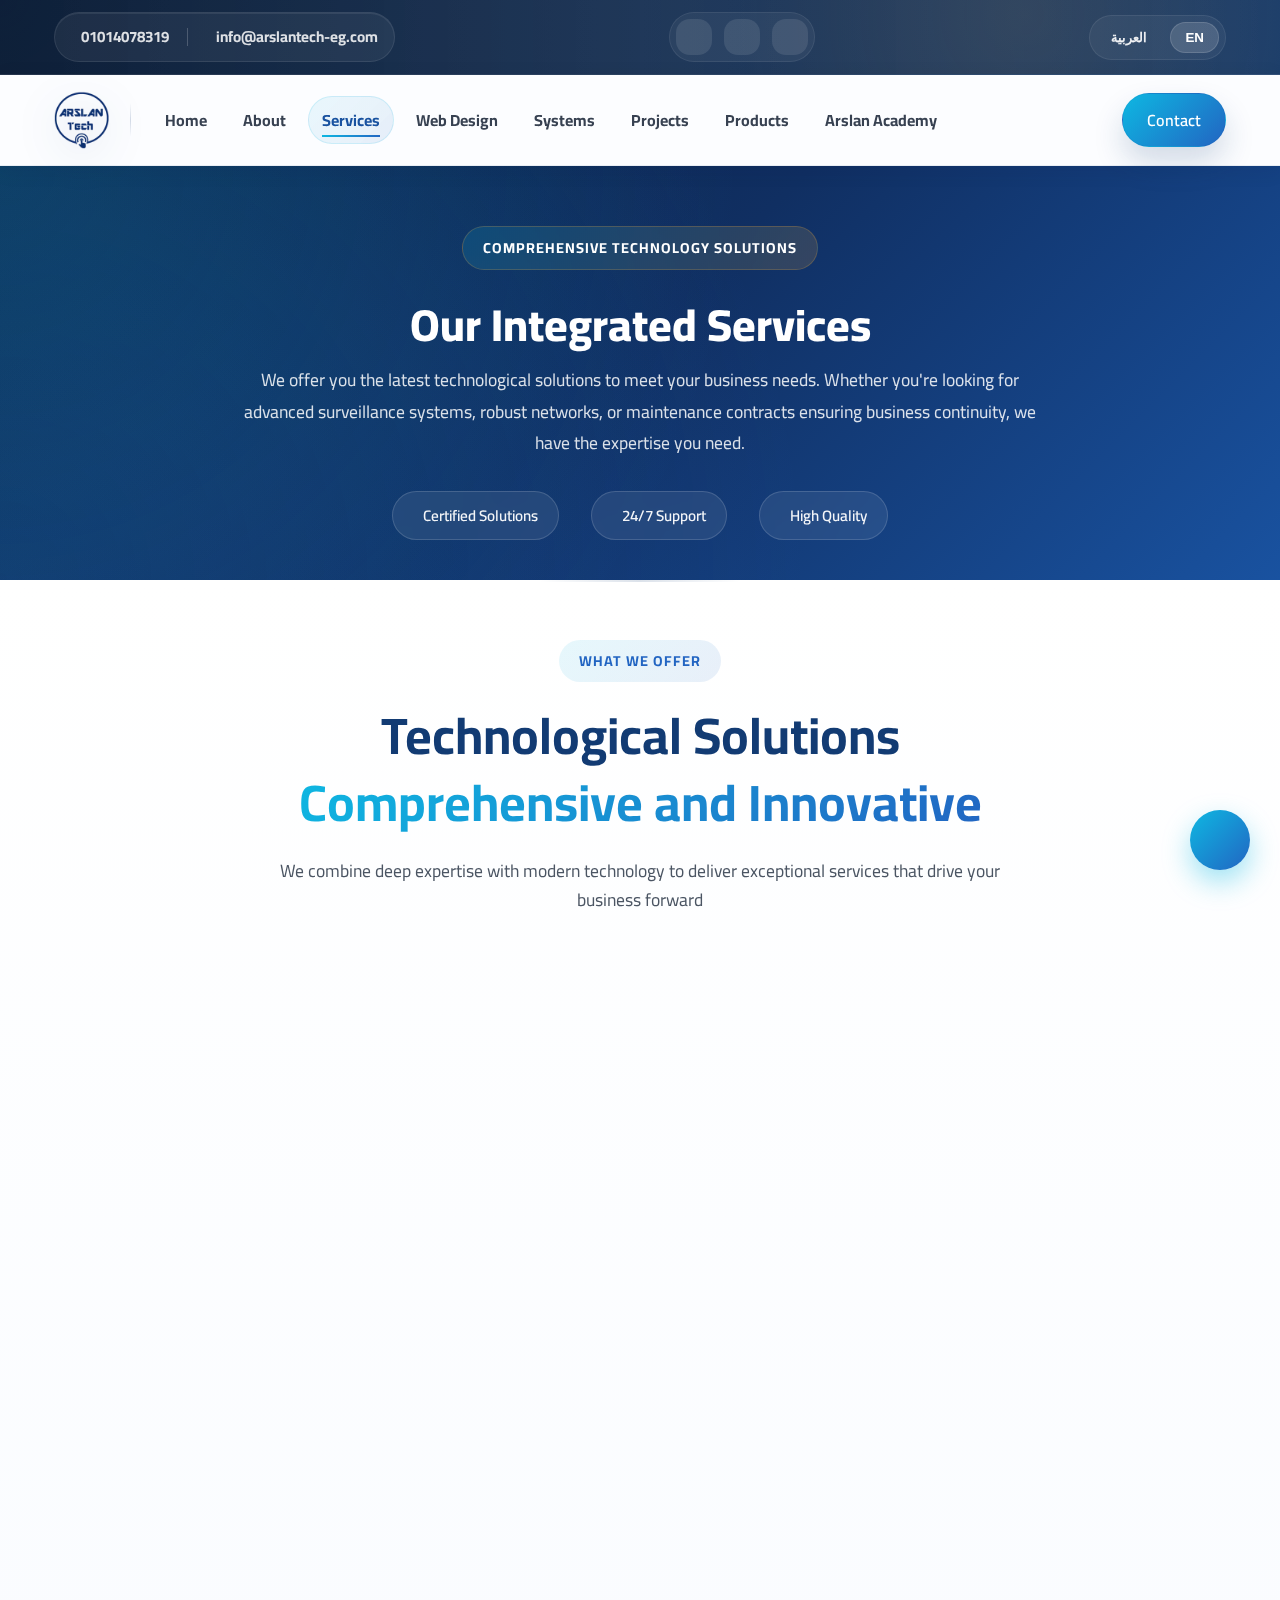
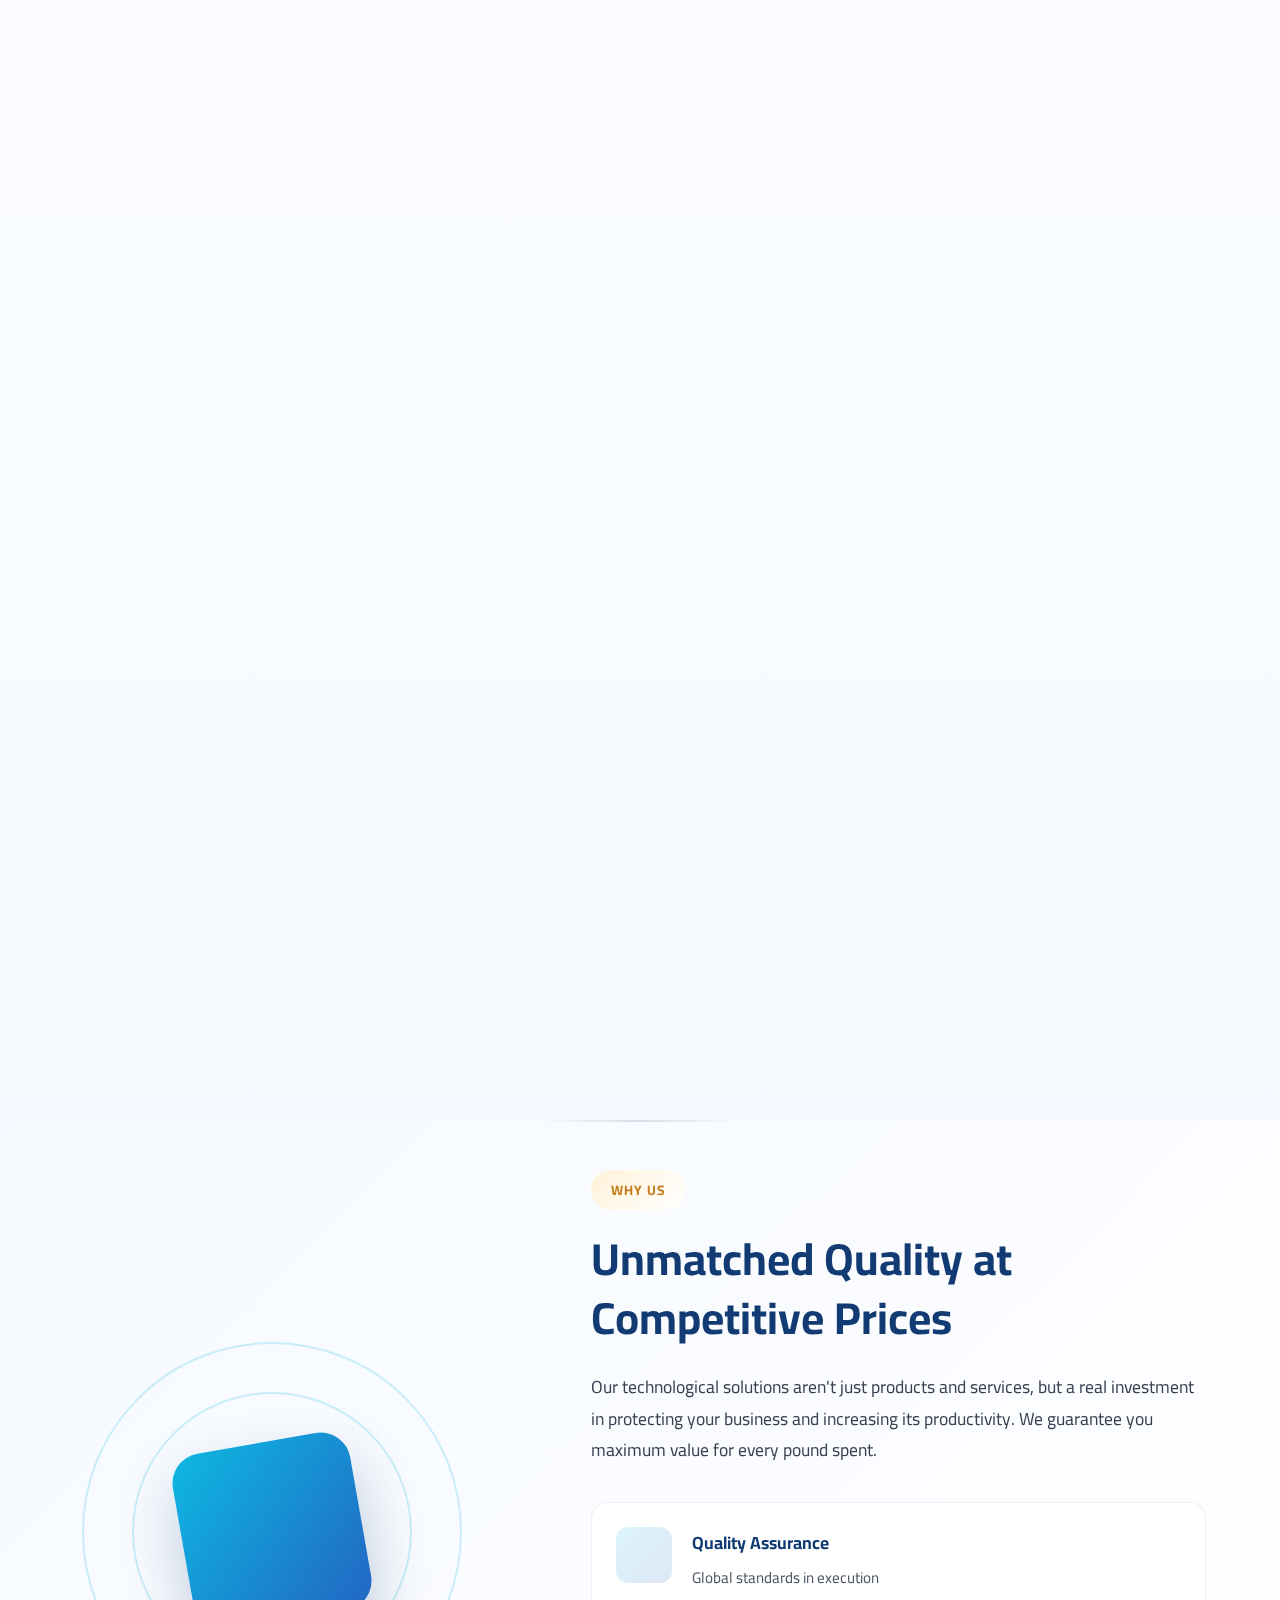
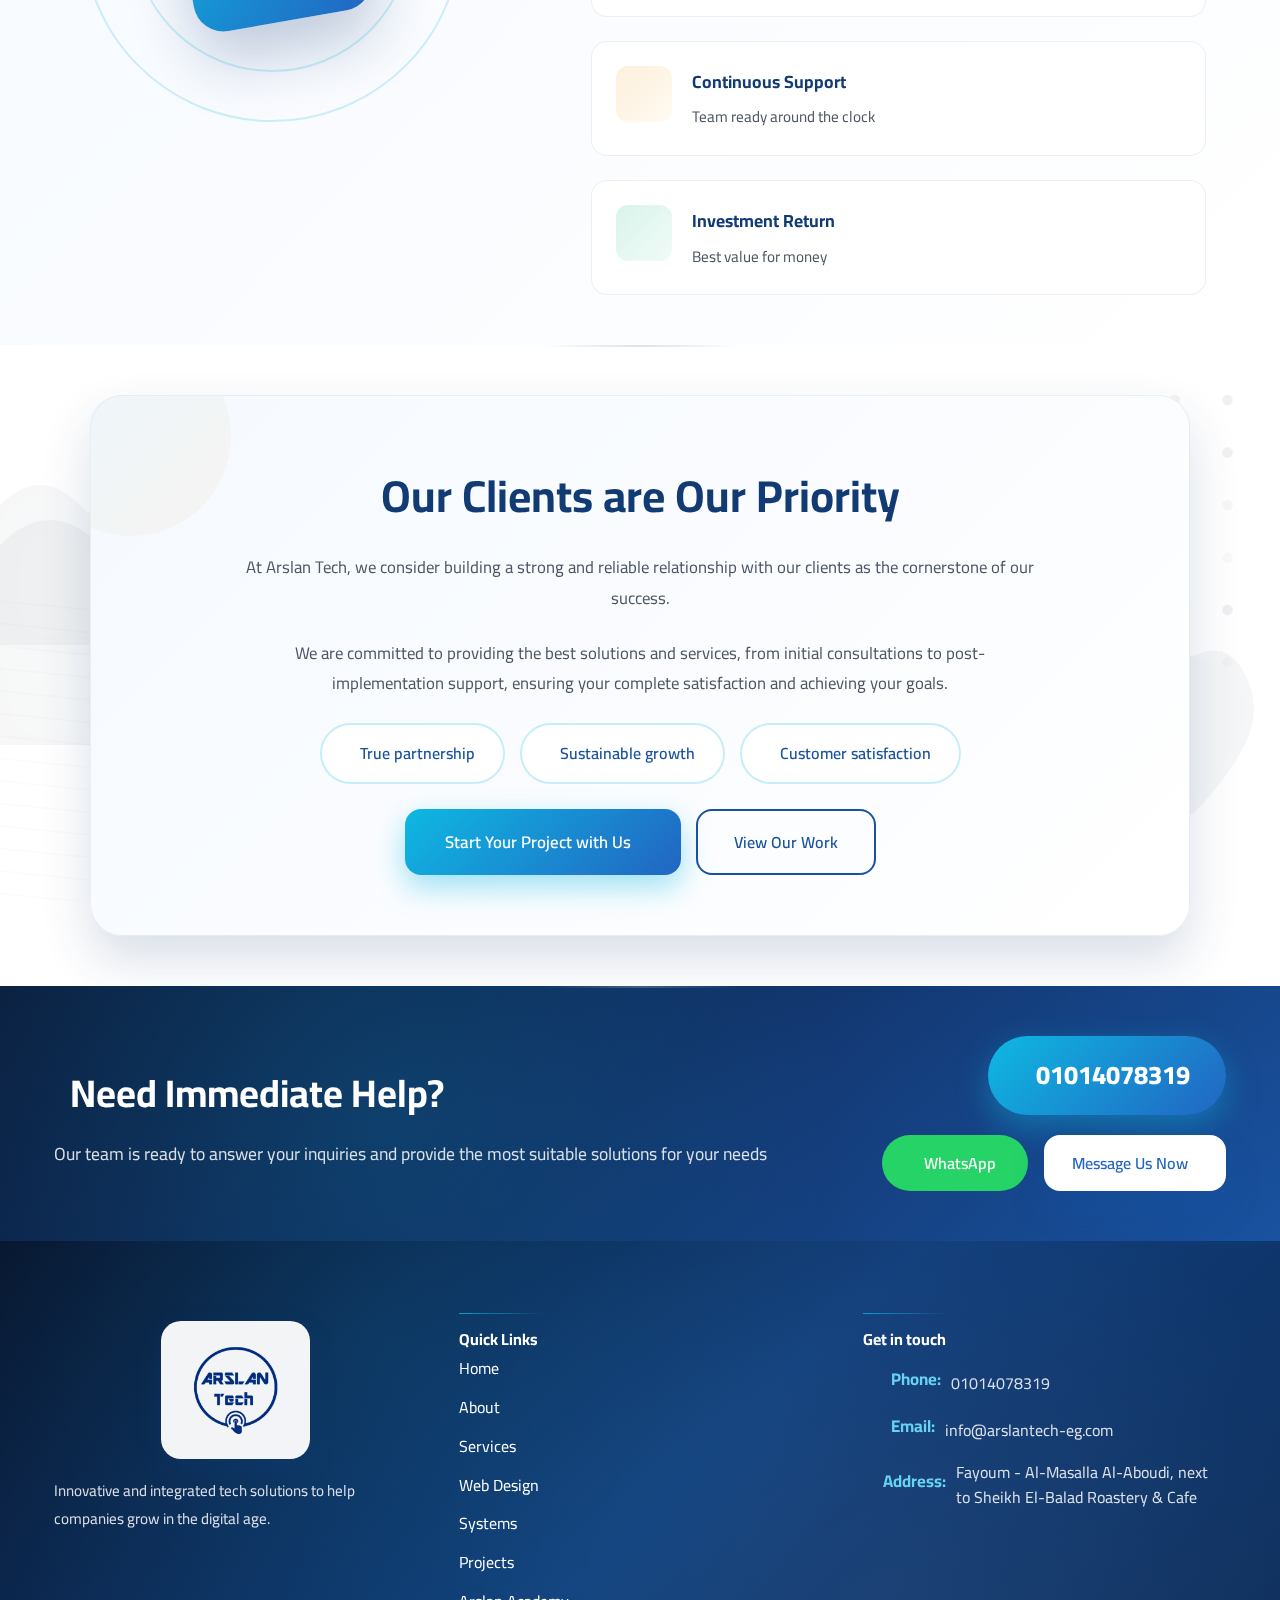
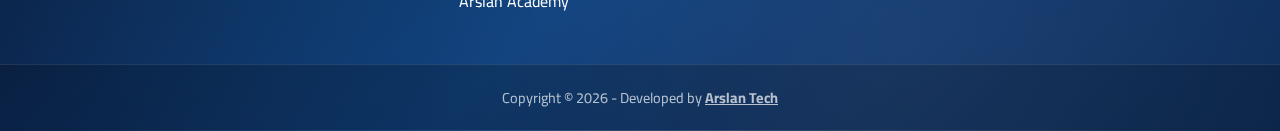
<file: services.html>
<!DOCTYPE html>
<html lang="en" dir="ltr">

<head>
  <meta charset="UTF-8" />
  <meta name="viewport" content="width=device-width, initial-scale=1.0" />
  <script>
    (function () {
      try {
        var saved = localStorage.getItem("site_lang");
        var html = document.documentElement;
        if (saved === "en") {
          html.lang = "en";
          html.dir = "ltr";
          html.classList.add("lang-loading");
        } else if (saved === "ar") {
          html.lang = "ar";
          html.dir = "rtl";
        }
      } catch (e) { }
    })();
  </script>
  <title data-i18n="services.page_title">Our Services - Arslan Tech</title>
  <link rel="icon" type="image/webp" href="assets/images/logos/logo-arslan-primary.webp" />
  <link rel="preconnect" href="https://fonts.googleapis.com" />
  <link rel="preconnect" href="https://fonts.gstatic.com" crossorigin />
  <link href="https://fonts.googleapis.com/css2?family=Cairo:wght@400;600;700;800;900&display=swap" rel="stylesheet" />
  <link rel="stylesheet" href="https://cdnjs.cloudflare.com/ajax/libs/font-awesome/6.5.1/css/all.min.css"
    integrity="sha512-DTOQO9RWCH3ppGqcWaEA1BIZOC6xxalwEsw9c2QQeAIftl+Vegovlnee1c9QX4TctnWMn13TZye+giMm8e2LwA=="
    crossorigin="anonymous" referrerpolicy="no-referrer" />
  <link rel="stylesheet" href="assets/css/styles.css" />
  <link rel="stylesheet" href="assets/css/services.css" />
  <!-- Added SVG decorations stylesheet -->
  <link rel="stylesheet" href="assets/css/svg-decorations.css" />
</head>

<body>
  <header class="topbar">
    <div class="container">
      <div class="topbar-inner">
        <div class="topbar-contact">
          <i class="fas fa-phone topbar-icon"></i>
          <a href="tel:01014078319">01014078319</a>
          <span class="divider"></span>
          <i class="fas fa-envelope topbar-icon"></i>
          <a href="mailto:info@arslantech-eg.com">info@arslantech-eg.com</a>
        </div>
        <div class="topbar-social">
          <a href="https://www.linkedin.com/company/arslantech" aria-label="LinkedIn" target="_blank"
            rel="noopener noreferrer"><i class="fab fa-linkedin-in"></i></a>
          <a href="https://wa.me/201014078319" aria-label="WhatsApp" target="_blank" rel="noopener noreferrer"><i
              class="fab fa-whatsapp"></i></a>
          <a href="https://www.facebook.com/Arslantecheg/" aria-label="Facebook" target="_blank"
            rel="noopener noreferrer"><i class="fab fa-facebook-f"></i></a>
        </div>
        <div class="topbar-lang" id="langToggle" role="navigation" aria-label="Language switcher">
          <button class="lang-btn" data-lang="ar">العربية</button>
          <button class="lang-btn" data-lang="en">EN</button>
        </div>
      </div>
    </div>
  </header>

  <nav class="navbar" id="navbar" role="navigation" aria-label="Main navigation">
    <div class="container">
      <div class="nav-wrapper">
        <a class="brand" href="index.html" aria-label="Arslan Tech Home">
          <img src="assets/images/logos/logo-arslan-primary.webp" alt="Arslan Tech" class="brand-image" decoding="async"
            loading="lazy" />
        </a>
        <button class="menu-toggle" id="menuToggle" aria-label="قائمة التنقل" aria-controls="navLinks"
          aria-expanded="false">
          <span></span>
          <span></span>
          <span></span>
        </button>
        <ul class="nav-links" id="navLinks">
          <li><a href="index.html" data-i18n="nav.home">الرئيسية</a></li>
          <li><a href="about.html" data-i18n="nav.about">من نحن</a></li>
          <li>
            <a href="services.html" class="active" data-i18n="nav.services">خدماتنا</a>
          </li>
          <li>
            <a href="web-design.html" data-i18n="nav.webdesign">تصميم المواقع</a>
          </li>
          <li>
            <a href="systems.html" data-i18n="nav.systems">الأنظمة</a>
          </li>
          <li>
            <a href="projects.html" data-i18n="nav.projects">سابقة أعمالنا</a>
          </li>
          <li>
            <a href="products.html" data-i18n="nav.products">المنتجات</a>
          </li>
          <li>
            <a href="academy.html" data-i18n="nav.academy">أرسلان أكاديمي</a>
          </li>
          <li>
            <a href="contact.html" class="btn btn-nav" data-i18n="nav.contact">تواصل معنا</a>
          </li>
        </ul>
      </div>
    </div>
  </nav>

  <main>
    <!-- Hero Section -->
    <section class="hero services-hero-enhanced" style="padding: 60px 0 40px">
      <div class="container">
        <span class="hero-badge" data-i18n="services_page.badge">حلول تكنولوجية شاملة</span>
        <h1 class="hero-title" style="color: var(--white)" data-i18n="services_page.hero_title">
          خدماتنا المتكاملة
        </h1>
        <p class="hero-lead" style="color: rgba(255, 255, 255, 0.85); max-width: 820px"
          data-i18n="services_page.hero_lead">
          نقدم لك أحدث الحلول التكنولوجية لتلبية احتياجات عملك. سواء كنت تبحث
          عن أنظمة مراقبة متطورة، شبكات قوية، أو عقود صيانة تضمن استمرارية
          أعمالك، لدينا الخبرة التي تحتاجها.
        </p>
        <div class="hero-meta">
          <div class="meta-item">
            <i class="fas fa-check-double"></i>
            <span data-i18n="services_page.hero_meta_1">حلول معتمدة</span>
          </div>
          <div class="meta-item">
            <i class="fas fa-headset"></i>
            <span data-i18n="services_page.hero_meta_2">دعم 24/7</span>
          </div>
          <div class="meta-item">
            <i class="fas fa-award"></i>
            <span data-i18n="services_page.hero_meta_3">جودة عالية</span>
          </div>
        </div>
      </div>
    </section>

    <!-- Services Grid - Creative Layout -->
    <section class="services-showcase" id="our-services">
      <div class="container">
        <div class="section-heading-creative">
          <span class="section-tag" data-i18n="services_page.section_tag">ماذا نقدم</span>
          <h2 class="section-title-large">
            <span data-i18n="services_page.section_title_main">حلول تكنولوجية</span>
            <span class="gradient-text" data-i18n="services_page.section_title_gradient">شاملة ومبتكرة</span>
          </h2>
          <p class="section-subtitle" data-i18n="services_page.section_subtitle">
            نجمع بين الخبرة العميقة والتقنيات الحديثة لنقدم لك خدمات متميزة
            تدفع أعمالك إلى الأمام
          </p>
        </div>
        <div class="services-grid-creative">
          <article class="service-card-enhanced" data-service="web-design" id="web-design">
            <div class="service-bg-pattern"></div>
            <div class="service-icon-wrapper">
              <div class="icon-glow"></div>
              <i class="fa-solid fa-laptop-code"></i>
            </div>
            <div class="service-content">
              <h3 data-i18n="services_page.service_7_title">
                تصميم وتطوير المواقع
              </h3>
              <p data-i18n="services_page.service_7_desc">
                بناء مواقع سريعة ومتجاوبة مع تحسين SEO وتجربة مستخدم ممتازة
              </p>
              <ul class="service-features">
                <li>
                  <i class="fas fa-check"></i>
                  <span data-i18n="services_page.service_7_feature_1">تصميم متجاوب</span>
                </li>
                <li>
                  <i class="fas fa-check"></i>
                  <span data-i18n="services_page.service_7_feature_2">تحسين السرعة وSEO</span>
                </li>
                <li>
                  <i class="fas fa-check"></i>
                  <span data-i18n="services_page.service_7_feature_3">لوحة تحكم وتكاملات</span>
                </li>
              </ul>
              <a href="contact.html?service=web-design" class="service-link">
                <span data-i18n="services_page.service_cta">اطلب الخدمة</span>
                <i class="fas fa-arrow-left"></i>
              </a>
            </div>
            <div class="service-number">00</div>
          </article>
          <!-- CCTV Camera Systems -->
          <article class="service-card-enhanced" data-service="cctv">
            <div class="service-bg-pattern"></div>
            <div class="service-icon-wrapper">
              <div class="icon-glow"></div>
              <i class="fa-solid fa-video"></i>
            </div>
            <div class="service-content">
              <h3 data-i18n="services_page.service_1_title">
                كاميرات مراقبة
              </h3>
              <p data-i18n="services_page.service_1_desc">
                حلول متكاملة لأنظمة المراقبة الذكية بتقنية HD & 4K
              </p>
              <ul class="service-features">
                <li>
                  <i class="fas fa-check"></i>
                  <span data-i18n="services_page.service_1_feature_1">تركيب احترافي</span>
                </li>
                <li>
                  <i class="fas fa-check"></i>
                  <span data-i18n="services_page.service_1_feature_2">مراقبة عن بعد</span>
                </li>
                <li>
                  <i class="fas fa-check"></i>
                  <span data-i18n="services_page.service_1_feature_3">تسجيل سحابي</span>
                </li>
              </ul>
              <a href="contact.html" class="service-link">
                <span data-i18n="services_page.service_cta">اطلب الخدمة</span>
                <i class="fas fa-arrow-left"></i>
              </a>
            </div>
            <div class="service-number">01</div>
          </article>

          <!-- Network Solutions -->
          <article class="service-card-enhanced" data-service="networks">
            <div class="service-bg-pattern"></div>
            <div class="service-icon-wrapper">
              <div class="icon-glow"></div>
              <i class="fa-solid fa-network-wired"></i>
            </div>
            <div class="service-content">
              <h3 data-i18n="services_page.service_2_title">
                شبكات الإنترنت
              </h3>
              <p data-i18n="services_page.service_2_desc">
                بنية تحتية قوية وآمنة لشبكات الأعمال
              </p>
              <ul class="service-features">
                <li>
                  <i class="fas fa-check"></i>
                  <span data-i18n="services_page.service_2_feature_1">تصميم وتنفيذ</span>
                </li>
                <li>
                  <i class="fas fa-check"></i>
                  <span data-i18n="services_page.service_2_feature_2">حلول الأمان</span>
                </li>
                <li>
                  <i class="fas fa-check"></i>
                  <span data-i18n="services_page.service_2_feature_3">ربط المواقع</span>
                </li>
              </ul>
              <a href="contact.html" class="service-link">
                <span data-i18n="services_page.service_cta">اطلب الخدمة</span>
                <i class="fas fa-arrow-left"></i>
              </a>
            </div>
            <div class="service-number">02</div>
          </article>

          <!-- Maintenance Contracts -->
          <article class="service-card-enhanced" data-service="maintenance">
            <div class="service-bg-pattern"></div>
            <div class="service-icon-wrapper">
              <div class="icon-glow"></div>
              <i class="fa-solid fa-screwdriver-wrench"></i>
            </div>
            <div class="service-content">
              <h3 data-i18n="services_page.service_3_title">عقود صيانة</h3>
              <p data-i18n="services_page.service_3_desc">
                خدمات صيانة مستمرة لضمان استمرارية العمل
              </p>
              <ul class="service-features">
                <li>
                  <i class="fas fa-check"></i>
                  <span data-i18n="services_page.service_3_feature_1">صيانة دورية</span>
                </li>
                <li>
                  <i class="fas fa-check"></i>
                  <span data-i18n="services_page.service_3_feature_2">دعم تقني</span>
                </li>
                <li>
                  <i class="fas fa-check"></i>
                  <span data-i18n="services_page.service_3_feature_3">استجابة سريعة</span>
                </li>
              </ul>
              <a href="contact.html" class="service-link">
                <span data-i18n="services_page.service_cta">اطلب الخدمة</span>
                <i class="fas fa-arrow-left"></i>
              </a>
            </div>
            <div class="service-number">03</div>
          </article>

          <!-- Low Current Systems -->
          <article class="service-card-enhanced" data-service="low-current">
            <div class="service-bg-pattern"></div>
            <div class="service-icon-wrapper">
              <div class="icon-glow"></div>
              <i class="fa-solid fa-bolt"></i>
            </div>
            <div class="service-content">
              <h3 data-i18n="services_page.service_4_title">
                أنظمة التيار الخفيف
              </h3>
              <p data-i18n="services_page.service_4_desc">
                حلول ELV شاملة من الإنذار إلى التحكم
              </p>
              <ul class="service-features">
                <li>
                  <i class="fas fa-check"></i>
                  <span data-i18n="services_page.service_4_feature_1">أنظمة إنذار</span>
                </li>
                <li>
                  <i class="fas fa-check"></i>
                  <span data-i18n="services_page.service_4_feature_2">التحكم بالدخول</span>
                </li>
                <li>
                  <i class="fas fa-check"></i>
                  <span data-i18n="services_page.service_4_feature_3">أنظمة صوتية</span>
                </li>
              </ul>
              <a href="contact.html" class="service-link">
                <span data-i18n="services_page.service_cta">اطلب الخدمة</span>
                <i class="fas fa-arrow-left"></i>
              </a>
            </div>
            <div class="service-number">04</div>
          </article>

          <!-- Technical Support -->
          <article class="service-card-enhanced" data-service="support">
            <div class="service-bg-pattern"></div>
            <div class="service-icon-wrapper">
              <div class="icon-glow"></div>
              <i class="fa-solid fa-headset"></i>
            </div>
            <div class="service-content">
              <h3 data-i18n="services_page.service_5_title">دعم فني متخصص</h3>
              <p data-i18n="services_page.service_5_desc">
                فريق محترف جاهز لخدمتك على مدار الساعة
              </p>
              <ul class="service-features">
                <li>
                  <i class="fas fa-check"></i>
                  <span data-i18n="services_page.service_5_feature_1">دعم فوري</span>
                </li>
                <li>
                  <i class="fas fa-check"></i>
                  <span data-i18n="services_page.service_5_feature_2">حل مشاكل</span>
                </li>
                <li>
                  <i class="fas fa-check"></i>
                  <span data-i18n="services_page.service_5_feature_3">استشارات</span>
                </li>
              </ul>
              <a href="contact.html" class="service-link">
                <span data-i18n="services_page.service_cta">اطلب الخدمة</span>
                <i class="fas fa-arrow-left"></i>
              </a>
            </div>
            <div class="service-number">05</div>
          </article>

          <!-- Call Center Systems -->
          <article class="service-card-enhanced" data-service="callcenter">
            <div class="service-bg-pattern"></div>
            <div class="service-icon-wrapper">
              <div class="icon-glow"></div>
              <i class="fa-solid fa-phone-volume"></i>
            </div>
            <div class="service-content">
              <h3 data-i18n="services_page.service_6_title">
                أنظمة الكول سنتر
              </h3>
              <p data-i18n="services_page.service_6_desc">
                حلول اتصال احترافية لتحسين خدمة العملاء
              </p>
              <ul class="service-features">
                <li>
                  <i class="fas fa-check"></i>
                  <span data-i18n="services_page.service_6_feature_1">إدارة المكالمات</span>
                </li>
                <li>
                  <i class="fas fa-check"></i>
                  <span data-i18n="services_page.service_6_feature_2">تسجيل تلقائي</span>
                </li>
                <li>
                  <i class="fas fa-check"></i>
                  <span data-i18n="services_page.service_6_feature_3">تقارير تفصيلية</span>
                </li>
              </ul>
              <a href="contact.html" class="service-link">
                <span data-i18n="services_page.service_cta">اطلب الخدمة</span>
                <i class="fas fa-arrow-left"></i>
              </a>
            </div>
            <div class="service-number">06</div>
          </article>
        </div>
      </div>
    </section>

    <!-- Value Proposition - Modern Design -->
    <section class="value-section">
      <div class="container">
        <div class="value-grid">
          <div class="value-visual">
            <div class="value-icon-large">
              <i class="fa-solid fa-award"></i>
            </div>
            <div class="value-decorative-circle circle-1"></div>
            <div class="value-decorative-circle circle-2"></div>
          </div>
          <div class="value-content">
            <span class="value-tag" data-i18n="services_page.value_tag">لماذا نحن</span>
            <h2 class="value-title" data-i18n="services_page.value_title">
              جودة لا تُضاهى بأسعار تنافسية
            </h2>
            <p class="value-description" data-i18n="services_page.value_description">
              حلولنا التكنولوجية ليست مجرد منتجات وخدمات، بل هي
              <strong>استثمار حقيقي</strong> في حماية أعمالك وزيادة إنتاجيتها.
              نضمن لك تحقيق أقصى استفادة من كل جنيه يتم إنفاقه.
            </p>
            <div class="value-highlights">
              <div class="highlight-item">
                <i class="fas fa-shield-alt"></i>
                <div>
                  <h4 data-i18n="services_page.value_highlight_1_title">
                    ضمان الجودة
                  </h4>
                  <p data-i18n="services_page.value_highlight_1_desc">
                    معايير عالمية في التنفيذ
                  </p>
                </div>
              </div>
              <div class="highlight-item">
                <i class="fas fa-headphones"></i>
                <div>
                  <h4 data-i18n="services_page.value_highlight_2_title">
                    دعم مستمر
                  </h4>
                  <p data-i18n="services_page.value_highlight_2_desc">
                    فريق جاهز على مدار الساعة
                  </p>
                </div>
              </div>
              <div class="highlight-item">
                <i class="fas fa-chart-line"></i>
                <div>
                  <h4 data-i18n="services_page.value_highlight_3_title">
                    عائد استثماري
                  </h4>
                  <p data-i18n="services_page.value_highlight_3_desc">
                    أفضل قيمة مقابل المال
                  </p>
                </div>
              </div>
            </div>
          </div>
        </div>
      </div>
    </section>

    <!-- Clients First - Modern Card -->
    <section class="clients-section">
      <div class="container">
        <div class="clients-card">
          <div class="clients-icon-bg">
            <i class="fa-solid fa-people-group"></i>
          </div>
          <div class="clients-content">
            <h2 data-i18n="services_page.clients_title">
              عملاؤنا هم أولويتنا
            </h2>
            <p class="lead-text" data-i18n="services_page.clients_lead">
              في <span class="brand-name">أرسلان تك</span>، نعتبر بناء علاقة
              قوية وموثوقة مع عملائنا هو حجر الزاوية في نجاحنا.
            </p>
            <p data-i18n="services_page.clients_desc">
              نلتزم بتقديم أفضل الحلول والخدمات، بدءًا من الاستشارات الأولية
              وحتى الدعم ما بعد التنفيذ، لضمان رضاكم التام وتحقيق أهدافكم.
            </p>
            <div class="clients-features">
              <div class="feature-badge">
                <i class="fas fa-handshake"></i>
                <span data-i18n="services_page.clients_feature_1">شراكة حقيقية</span>
              </div>
              <div class="feature-badge">
                <i class="fas fa-rocket"></i>
                <span data-i18n="services_page.clients_feature_2">نمو مستدام</span>
              </div>
              <div class="feature-badge">
                <i class="fas fa-star"></i>
                <span data-i18n="services_page.clients_feature_3">رضا العملاء</span>
              </div>
            </div>
            <div class="clients-cta">
              <a href="contact.html" class="btn btn-primary btn-lg">
                <span data-i18n="services_page.clients_cta_1">ابدأ مشروعك معنا</span>
                <i class="fas fa-arrow-left"></i>
              </a>
              <a href="projects.html" class="btn btn-outline-dark">
                <span data-i18n="services_page.clients_cta_2">شاهد أعمالنا</span>
              </a>
            </div>
          </div>
        </div>
      </div>
    </section>

    <!-- Contact CTA - Enhanced -->
    <section class="cta-section">
      <div class="cta-bg-animation"></div>
      <div class="container">
        <div class="cta-content-wrapper">
          <div class="cta-main">
            <h2 class="cta-title">
              <i class="fas fa-comments"></i>
              <span data-i18n="services_page.cta_title">هل تحتاج لمساعدة فورية؟</span>
            </h2>
            <p class="cta-subtitle" data-i18n="services_page.cta_subtitle">
              فريقنا جاهز للرد على استفساراتك وتقديم أنسب الحلول لاحتياجاتك
            </p>
          </div>
          <div class="cta-actions">
            <a href="tel:01014078319" class="cta-phone">
              <i class="fas fa-phone-alt"></i>
              <span data-i18n="services_page.cta_phone">01014078319</span>
            </a>
            <div class="cta-buttons">
              <a href="https://wa.me/201014078319" target="_blank" rel="noopener noreferrer" class="btn btn-whatsapp">
                <i class="fab fa-whatsapp"></i>
                <span data-i18n="services_page.cta_whatsapp">واتساب</span>
              </a>
              <a href="contact.html" class="btn btn-light">
                <span data-i18n="services_page.cta_message">راسلنا الآن</span>
                <i class="fas fa-paper-plane"></i>
              </a>
            </div>
          </div>
        </div>
      </div>
    </section>
  </main>

  <footer class="footer">
    <div class="container footer-container">
      <div class="footer-brand">
        <div class="brand-logo">
          <img src="assets/images/logos/logo-arslan-primary.webp" alt="Arslan Tech" class="footer-logo-image"
            decoding="async" loading="lazy" />
        </div>
        <p data-i18n="footer.about">
          حلول تقنية مبتكرة ومتكاملة تساعد الشركات على تحقيق النمو والازدهار
          في العصر الرقمي.
        </p>
      </div>
      <div class="footer-links">
        <h4 data-i18n="footer.links_title">روابط سريعة</h4>
        <ul>
          <li><a data-i18n="nav.home" href="index.html">الرئيسية</a></li>
          <li><a data-i18n="nav.about" href="about.html">من نحن</a></li>
          <li>
            <a data-i18n="nav.services" href="services.html">خدماتنا</a>
          </li>
          <li>
            <a data-i18n="nav.webdesign" href="web-design.html">تصميم المواقع</a>
          </li>
          <li>
            <a data-i18n="nav.systems" href="systems.html">الأنظمة</a>
          </li>
          <li>
            <a data-i18n="nav.projects" href="projects.html">سابقة أعمالنا</a>
          </li>
          <li>
            <a data-i18n="nav.academy" href="academy.html">أرسلان أكاديمي</a>
          </li>
        </ul>
      </div>
      <div class="footer-contact">
        <h4 data-i18n="footer.contact_title">تواصل معنا</h4>
        <p>
          <i class="fas fa-phone"></i>
          <strong data-i18n="footer.phone">الهاتف:</strong>
          <a href="tel:01014078319">01014078319</a>
        </p>
        <p>
          <i class="fas fa-envelope"></i>
          <strong data-i18n="footer.email">البريد:</strong>
          <a href="mailto:info@arslantech-eg.com">info@arslantech-eg.com</a>
        </p>
        <p>
          <i class="fas fa-map-marker-alt"></i>
          <strong data-i18n="contact.address_label">العنوان:</strong>
          <span data-i18n="contact.address">الفيوم المسلة العبودي بجوار محمصات وكافيه شيخ البلد</span>
        </p>
      </div>
    </div>
    <div class="footer-bottom">
      <div class="container">
        <p data-i18n="footer.copyright">
          جميع الحقوق محفوظة © 2026 - تصميم وتطوير
          <a href="https://wa.me/201014078319" target="_blank" rel="noopener noreferrer"
            style="color: inherit; text-decoration: underline"><strong>ارسلان تك</strong></a>
        </p>
      </div>
    </div>
  </footer>

  <div class="floating-contact-menu" id="floatingContactMenu">
    <div class="social-icons-group">
      <a href="https://wa.me/201014078319" class="social-icon whatsapp" target="_blank" aria-label="WhatsApp">
        <i class="fab fa-whatsapp"></i>
      </a>
      <a href="https://m.me/104783481303669" class="social-icon messenger" target="_blank" aria-label="Messenger">
        <i class="fab fa-facebook-messenger"></i>
      </a>
      <a href="tel:01014078319" class="social-icon phone" aria-label="Call Us">
        <i class="fas fa-phone"></i>
      </a>
      <a href="mailto:info@arslantech-eg.com" class="social-icon email" aria-label="Email Us">
        <i class="fas fa-envelope"></i>
      </a>
    </div>
    <button class="floating-toggle-btn" id="floatingToggleBtn" aria-label="Toggle Contact Menu">
      <i class="fas fa-comments" id="floatingIcon"></i>
    </button>
  </div>

  <button class="scroll-top" id="scrollTop" aria-label="العودة للأعلى" data-i18n-aria="footer.scroll_top">
    <i class="fas fa-arrow-up"></i>
  </button>

  <!-- Added SVG decorations script -->
  <script src="assets/js/svg-decorations.js"></script>
  <script src="assets/js/script.js"></script>
</body>

</html>
</file>
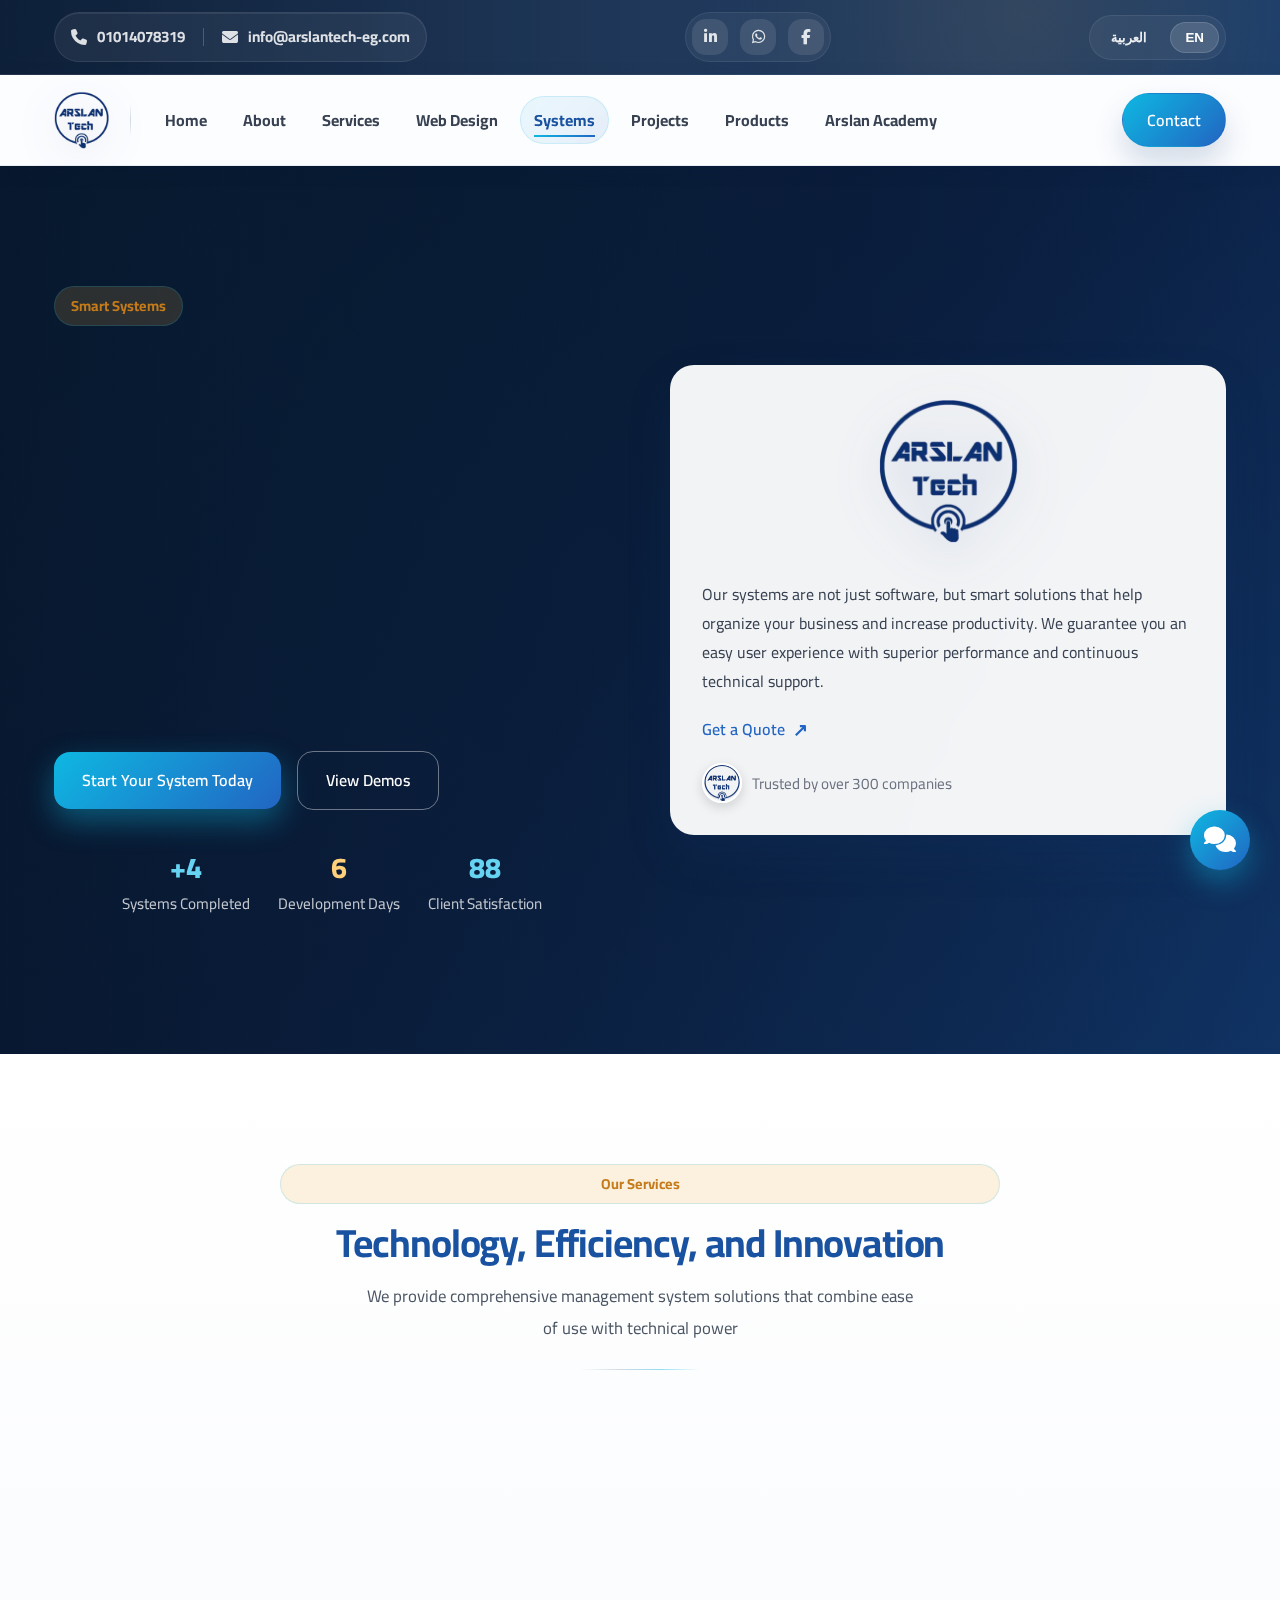
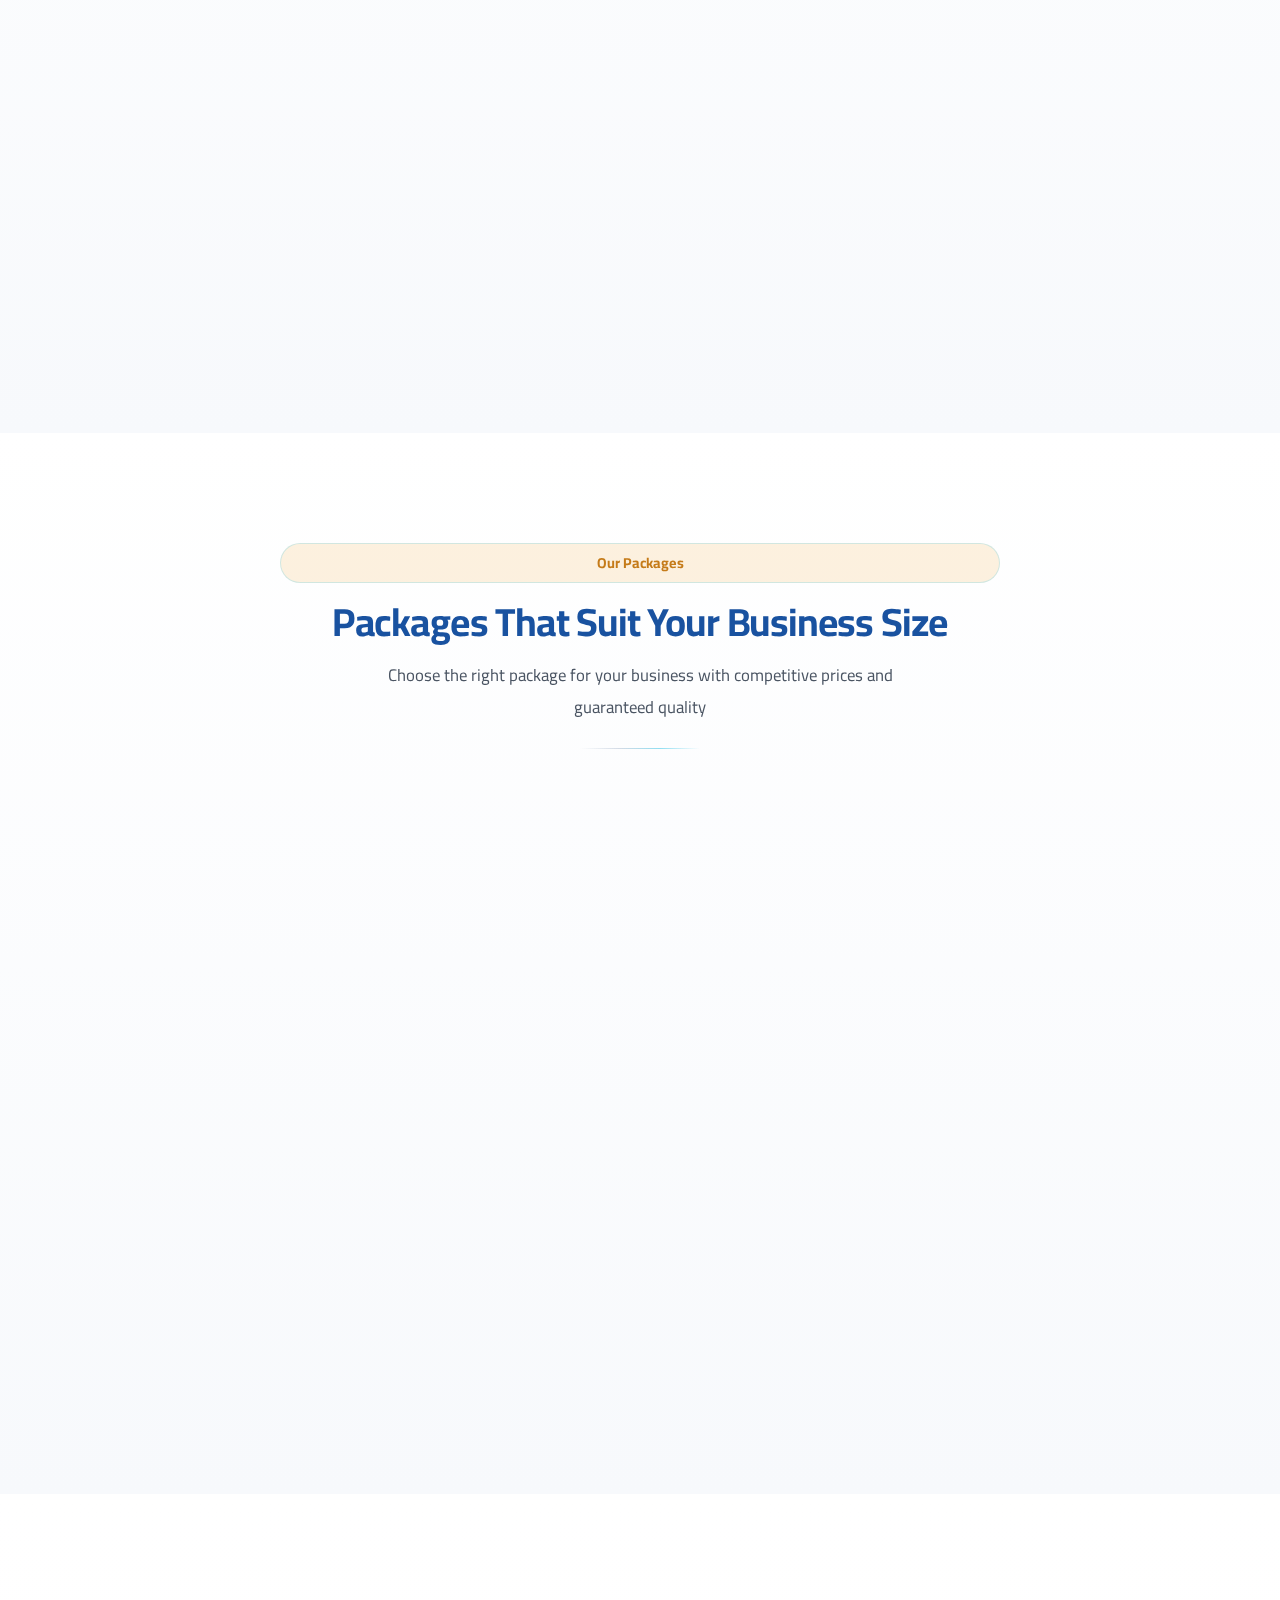
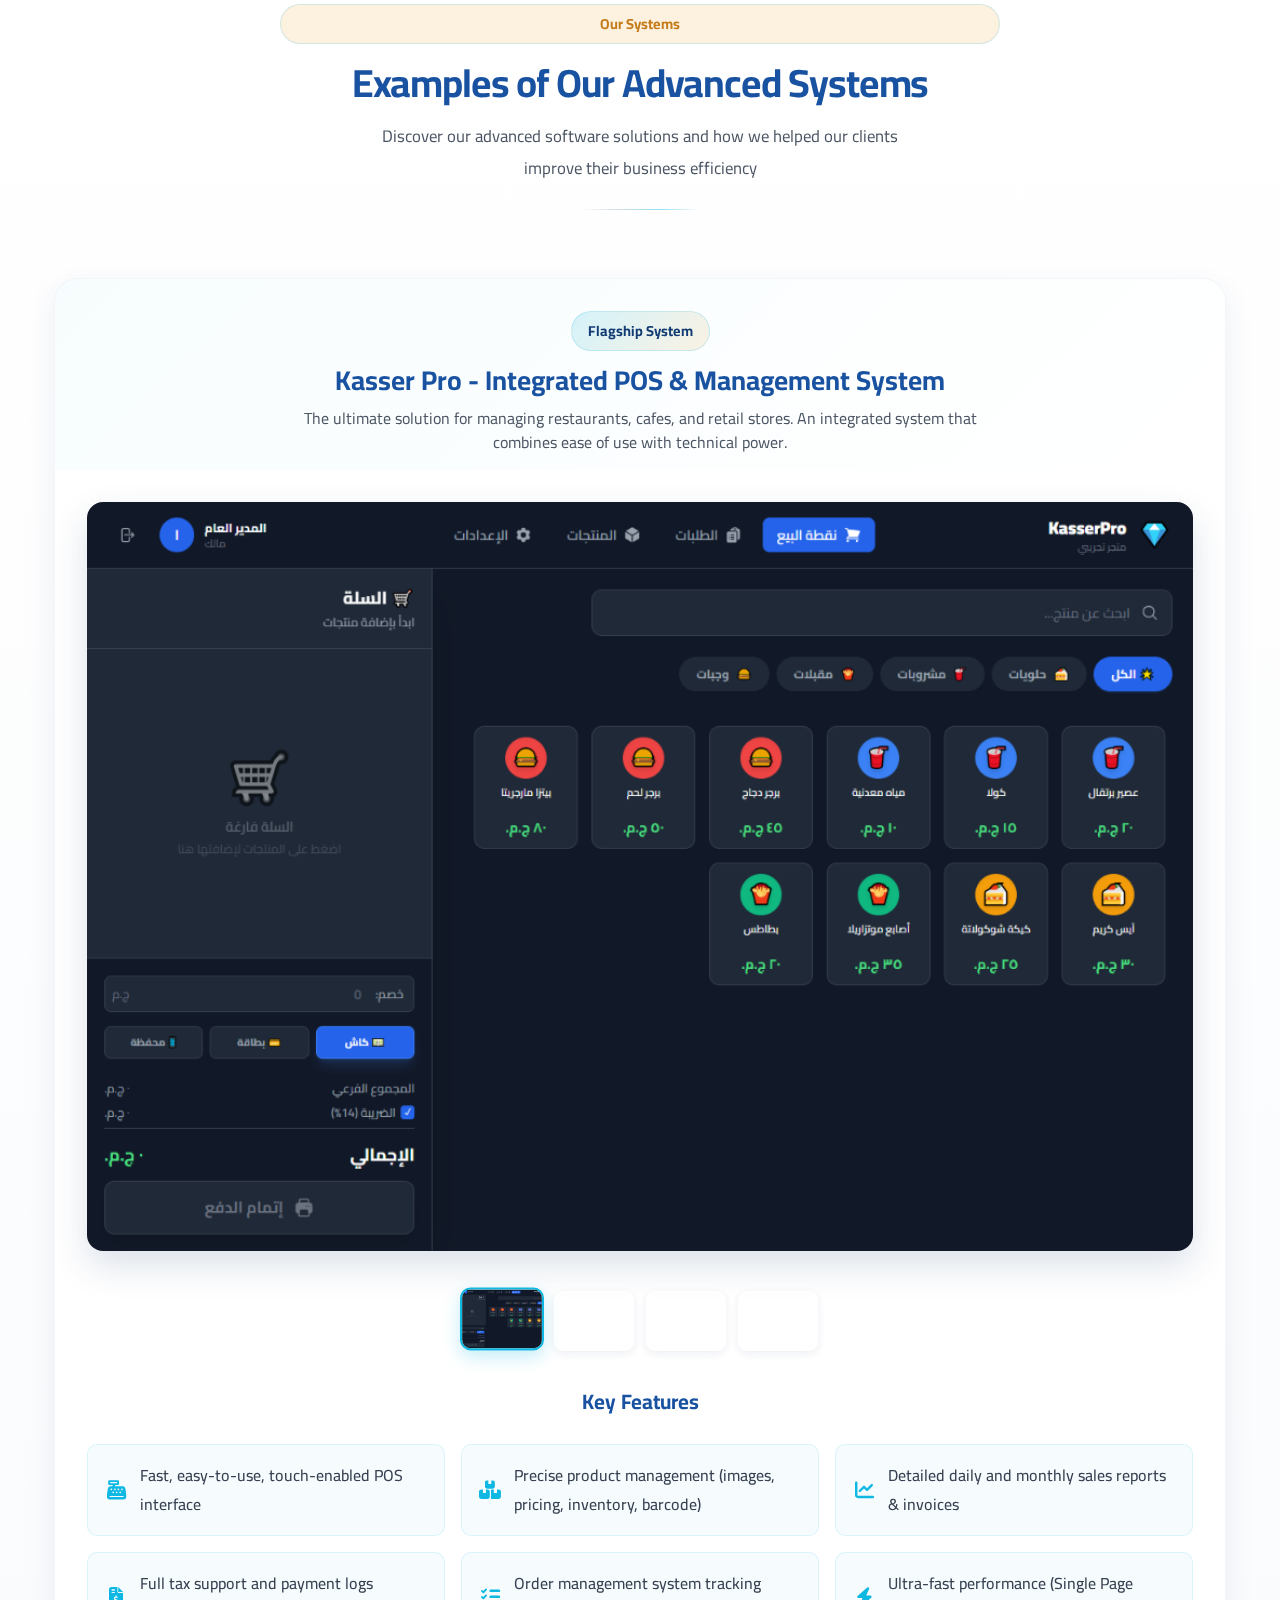
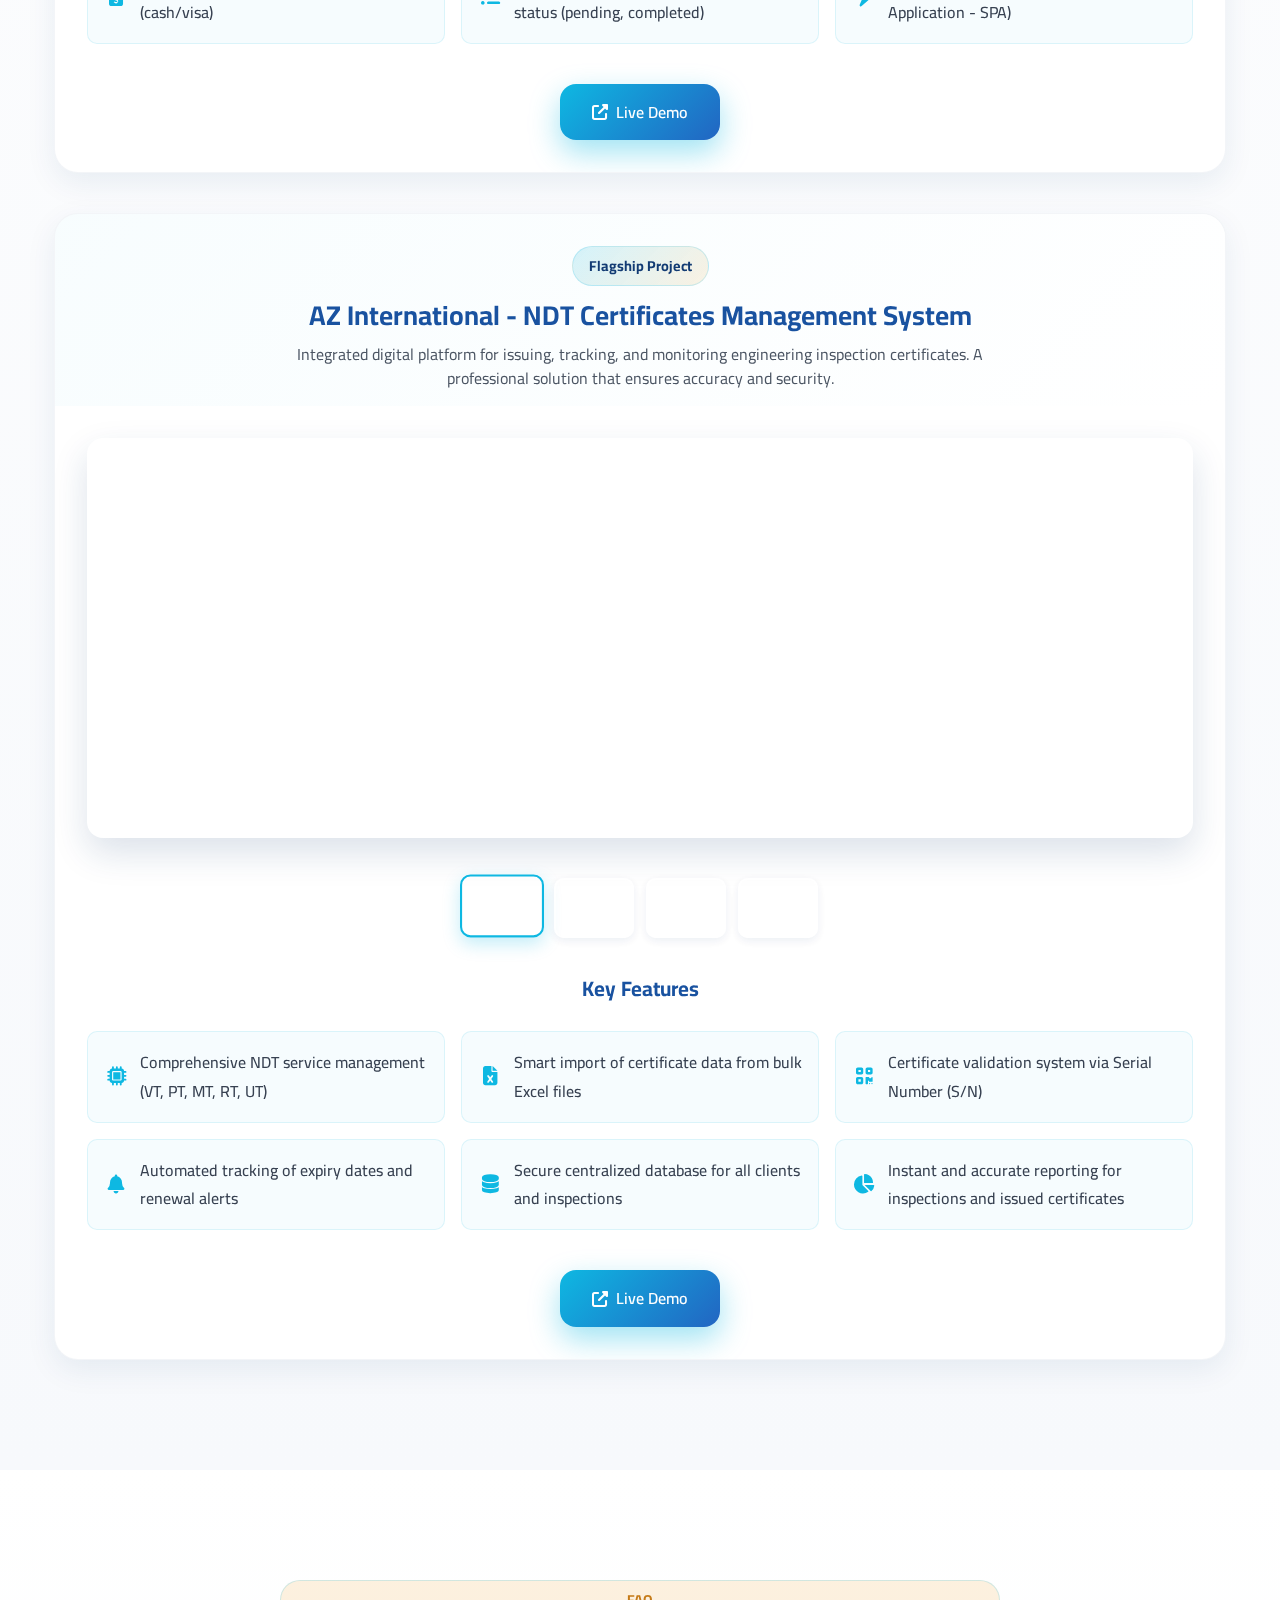
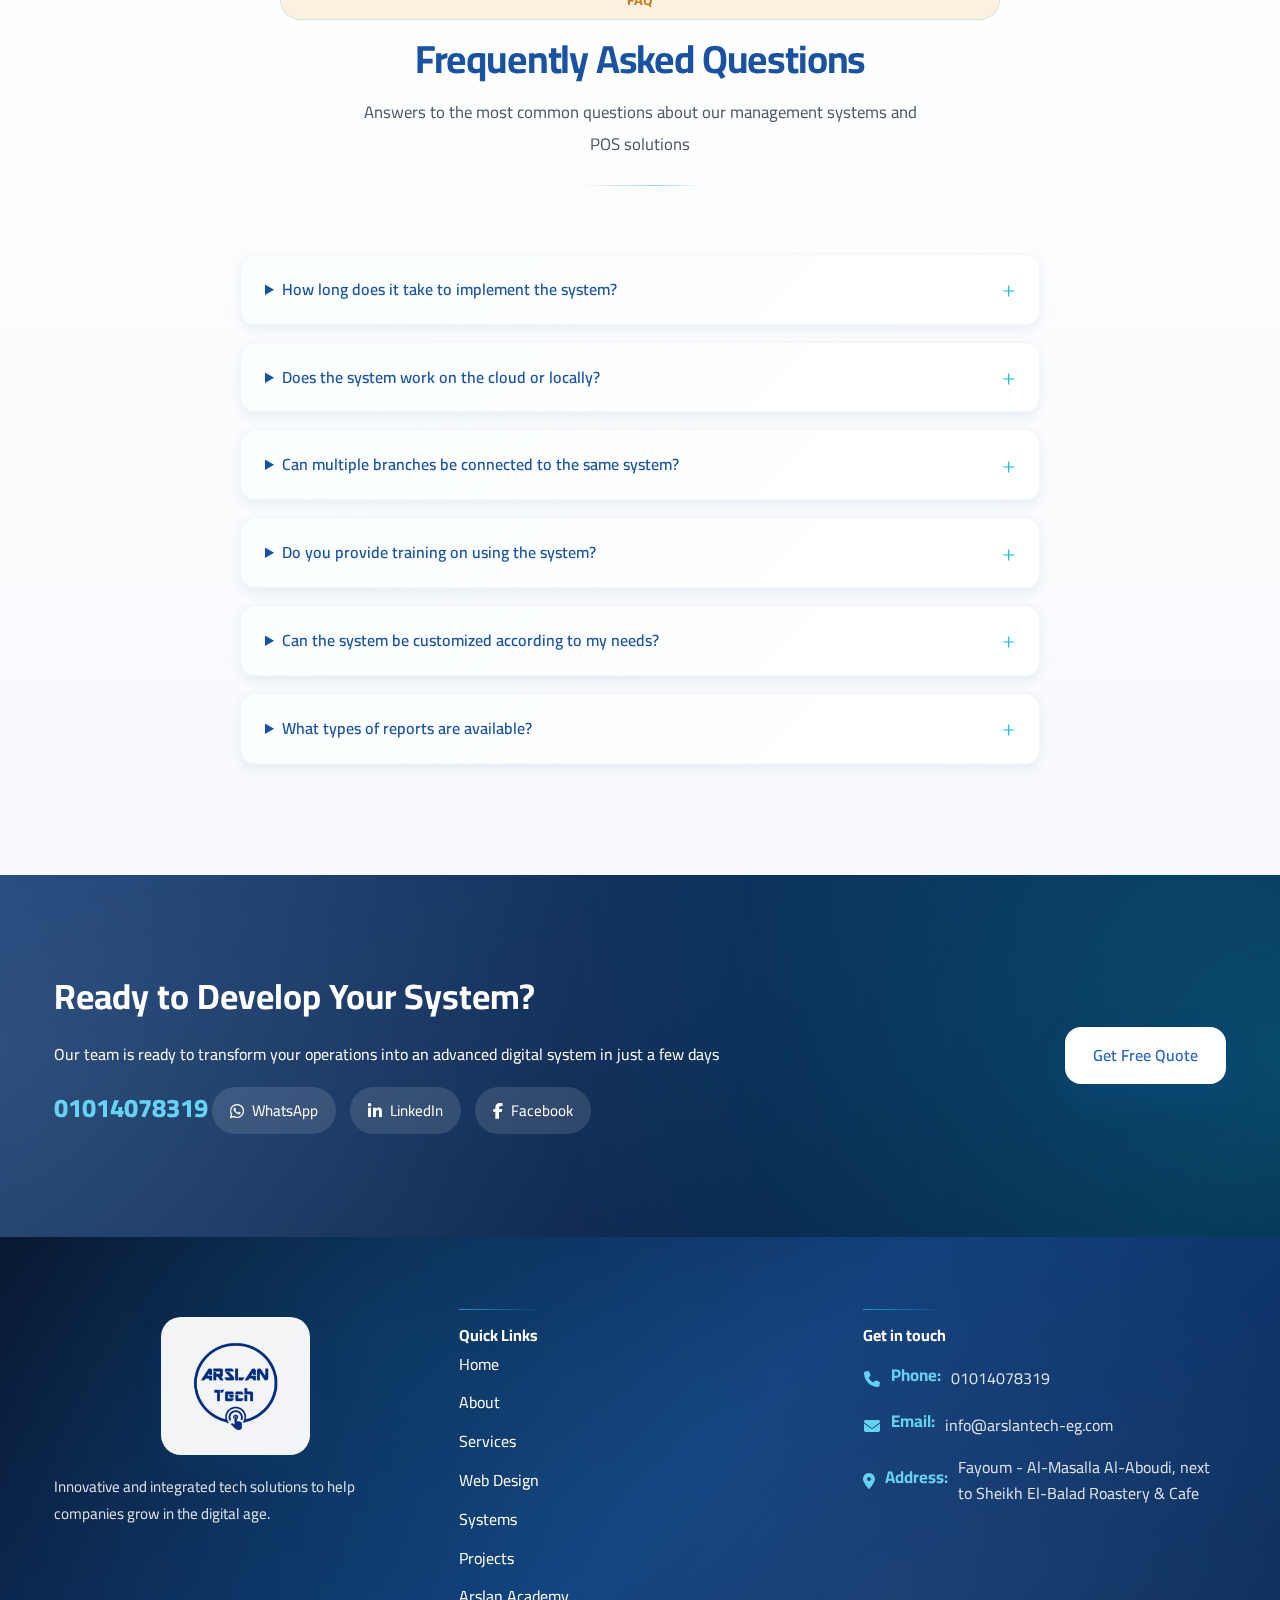
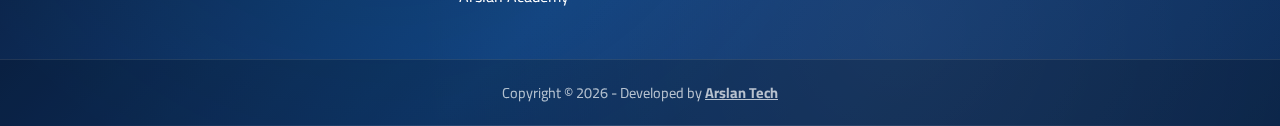
<file: systems.html>
<!DOCTYPE html>
<html lang="en" dir="ltr">

<head>
  <meta charset="UTF-8" />
  <meta name="viewport" content="width=device-width, initial-scale=1.0" />
  <script>
    (function () {
      try {
        var saved = localStorage.getItem("site_lang");
        var html = document.documentElement;
        if (saved === "en") {
          html.lang = "en";
          html.dir = "ltr";
          html.classList.add("lang-loading");
        } else if (saved === "ar") {
          html.lang = "ar";
          html.dir = "rtl";
        }
      } catch (e) { }
    })();
  </script>
  <title data-i18n="systems.page_title">أنظمة الشركات - أرسلان تك</title>
  <meta name="description"
    content="أرسلان تك - أنظمة إدارية متكاملة وحلول POS ذكية للمطاعم والشركات، مع تقنيات حديثة وأداء فائق. باقات مرنة وأسعار تنافسية." />
  <meta name="keywords" content="أنظمة إدارية, كاشير, POS, إدارة مخازن, محاسبة, برامج مطاعم, أرسلان تك" />
  <meta name="author" content="Arslan Tech" />
  <meta name="robots" content="index, follow" />
  <link rel="canonical" href="https://arslantech-eg.com/systems.html" />

  <!-- Open Graph Meta Tags -->
  <meta property="og:title" content="أنظمة الشركات - أرسلان تك" />
  <meta property="og:description" content="أنظمة إدارية متكاملة وحلول POS ذكية بأداء فائق وأسعار تنافسية." />
  <meta property="og:image" content="https://arslantech-eg.com/assets/images/logos/logo-arslan-primary.webp" />
  <meta property="og:url" content="https://arslantech-eg.com/systems.html" />
  <meta property="og:type" content="website" />
  <meta property="og:site_name" content="Arslan Tech" />

  <!-- Twitter Card Meta Tags -->
  <meta name="twitter:card" content="summary_large_image" />
  <meta name="twitter:title" content="أنظمة الشركات - أرسلان تك" />
  <meta name="twitter:description" content="أنظمة إدارية متكاملة وحلول POS ذكية بأداء فائق وأسعار تنافسية." />
  <meta name="twitter:image" content="https://arslantech-eg.com/assets/images/logos/logo-arslan-primary.webp" />

  <!-- Assets -->
  <link rel="icon" type="image/webp" href="assets/images/logos/logo-arslan-primary.webp" />
  <link rel="preconnect" href="https://fonts.googleapis.com" />
  <link rel="preconnect" href="https://fonts.gstatic.com" crossorigin />
  <link rel="preload" href="https://fonts.googleapis.com/css2?family=Cairo:wght@400;600;700;800;900&display=swap"
    as="style" onload="this.onload=null;this.rel='stylesheet'" />
  <noscript>
    <link rel="stylesheet"
      href="https://fonts.googleapis.com/css2?family=Cairo:wght@400;600;700;800;900&display=swap" />
  </noscript>
  <link rel="preload" href="https://cdnjs.cloudflare.com/ajax/libs/font-awesome/6.5.1/css/all.min.css" as="style"
    onload="this.onload=null;this.rel='stylesheet'" />
  <noscript>
    <link rel="stylesheet" href="https://cdnjs.cloudflare.com/ajax/libs/font-awesome/6.5.1/css/all.min.css" />
  </noscript>
  <link rel="stylesheet" href="assets/css/styles.css" />
  <link rel="stylesheet" href="assets/css/systems.css" />
  <link rel="stylesheet" href="assets/css/svg-decorations.css" />

  <!-- SEO and Structured Data -->
  <script type="application/ld+json">
      {
        "@context": "https://schema.org",
        "@type": "Service",
        "name": "أنظمة الشركات - أرسلان تك",
        "description": "أنظمة إدارية متكاملة وحلول POS ذكية للمطاعم والشركات بأداء فائق وأسعار تنافسية",
        "provider": {
          "@type": "Organization",
          "name": "Arslan Tech",
          "url": "https://arslantech-eg.com",
          "logo": "https://arslantech-eg.com/assets/images/logos/logo-arslan-primary.webp",
          "contactPoint": {
            "@type": "ContactPoint",
            "telephone": "+20-101-407-8319",
            "contactType": "customer service",
            "areaServed": "EG",
            "availableLanguage": ["Arabic", "English"]
          },
          "sameAs": [
            "https://www.facebook.com/Arslantecheg/",
            "https://www.linkedin.com/company/arslantech"
          ]
        },
        "serviceType": "Business Management Systems",
        "areaServed": {
          "@type": "Country",
          "name": "Egypt"
        },
        "offers": [
          {
            "@type": "Offer",
            "name": "POS أساسي",
            "description": "نظام نقاط بيع أساسي للشركات الصغيرة",
            "category": "POS System"
          },
          {
            "@type": "Offer",
            "name": "POS بيزنس",
            "description": "نظام متقدم للشركات المتوسطة والكبيرة",
            "category": "POS System"
          },
          {
            "@type": "Offer",
            "name": "POS إنتربرايز",
            "description": "حل شامل للمؤسسات الكبيرة",
            "category": "Enterprise System"
          }
        ],
        "aggregateRating": {
          "@type": "AggregateRating",
          "ratingValue": "5",
          "reviewCount": "300"
        }
      }
    </script>
</head>

<body>
  <header class="topbar">
    <div class="container">
      <div class="topbar-inner">
        <div class="topbar-contact">
          <i class="fas fa-phone topbar-icon"></i>
          <a href="tel:01014078319">01014078319</a>
          <span class="divider"></span>
          <i class="fas fa-envelope topbar-icon"></i>
          <a href="mailto:info@arslantech-eg.com">info@arslantech-eg.com</a>
        </div>
        <div class="topbar-social">
          <a href="https://www.linkedin.com/company/arslantech" aria-label="LinkedIn" target="_blank"
            rel="noopener noreferrer"><i class="fab fa-linkedin-in"></i></a>
          <a href="https://wa.me/201014078319" aria-label="WhatsApp" target="_blank" rel="noopener noreferrer"><i
              class="fab fa-whatsapp"></i></a>
          <a href="https://www.facebook.com/Arslantecheg/" aria-label="Facebook" target="_blank"
            rel="noopener noreferrer"><i class="fab fa-facebook-f"></i></a>
        </div>
        <div class="topbar-lang" id="langToggle" role="navigation" aria-label="Language switcher">
          <button class="lang-btn" data-lang="ar">العربية</button>
          <button class="lang-btn" data-lang="en">EN</button>
        </div>
      </div>
    </div>
  </header>

  <nav class="navbar" id="navbar" role="navigation" aria-label="Main navigation">
    <div class="container">
      <div class="nav-wrapper">
        <a class="brand" href="index.html" aria-label="Arslan Tech Home">
          <img src="assets/images/logos/logo-arslan-primary.webp" alt="Arslan Tech" data-i18n-alt="hero.logo_alt"
            class="brand-image" decoding="async" loading="lazy" />
        </a>
        <button class="menu-toggle" id="menuToggle" aria-label="قائمة التنقل" data-i18n-aria="nav.menu"
          aria-controls="navLinks" aria-expanded="false">
          <span></span>
          <span></span>
          <span></span>
        </button>
        <ul class="nav-links" id="navLinks">
          <li>
            <a href="index.html" data-i18n="nav.home">الرئيسية</a>
          </li>
          <li><a href="about.html" data-i18n="nav.about">من نحن</a></li>
          <li>
            <a href="services.html" data-i18n="nav.services">خدماتنا</a>
          </li>
          <li>
            <a href="web-design.html" data-i18n="nav.webdesign">تصميم المواقع</a>
          </li>
          <li>
            <a href="systems.html" class="active" data-i18n="nav.systems">الأنظمة</a>
          </li>
          <li>
            <a href="projects.html" data-i18n="nav.projects">سابقة أعمالنا</a>
          </li>
          <li>
            <a href="products.html" data-i18n="nav.products">المنتجات</a>
          </li>
          <li>
            <a href="academy.html" data-i18n="nav.academy">أرسلان أكاديمي</a>
          </li>
          <li>
            <a href="contact.html" class="btn btn-nav" data-i18n="nav.contact">تواصل معنا</a>
          </li>
        </ul>
      </div>
    </div>
  </nav>

  <main>
    <!-- Hero Section -->
    <section class="hero">
      <div class="hero-overlay"></div>
      <div class="container hero-container">
        <div class="hero-content">
          <span class="badge badge-muted" data-i18n="systems.hero_badge">أنظمة ذكية</span>
          <h1 class="hero-title highlight-animate">
            <span data-i18n="systems.hero_title">أنظمة إدارية متكاملة لنمو أعمالك</span>
          </h1>
          <p class="hero-lead highlight-animate" style="--reveal-delay: 0.2s" data-i18n="systems.hero_lead">
            حلول برمجية ذكية مصممة لتبسيط عملياتك اليومية، من إدارة المخازن
            إلى أنظمة المحاسبة ونقاط البيع.
          </p>
          <div class="hero-actions">
            <a class="btn btn-primary" data-i18n="systems.cta_primary" href="contact.html?service=systems">
              ابدأ نظامك اليوم
            </a>
            <a class="btn btn-outline" data-i18n="systems.cta_demo" href="#showcase">
              شاهد العروض التوضيحية
            </a>
          </div>
          <div class="hero-stats">
            <div>
              <span class="number count-up" data-target="5" data-prefix="+">+5</span>
              <span class="label" data-i18n="systems.stat_systems">نظام منجز</span>
            </div>
            <div>
              <span class="number count-up" data-target="7" data-prefix="">7</span>
              <span class="label" data-i18n="systems.stat_days">أيام تطوير</span>
            </div>
            <div>
              <span class="number count-up" data-target="100" data-prefix="">100%</span>
              <span class="label" data-i18n="systems.stat_satisfaction">رضا العملاء</span>
            </div>
          </div>
        </div>
        <div class="hero-card">
          <div class="floating-card">
            <img src="assets/images/logos/logo-arslan-primary.webp" alt="Arslan Tech Logo" class="hero-logo"
              decoding="async" loading="lazy" />
            <p data-i18n="systems.hero_card_text">
              أنظمتنا ليست مجرد برامج، بل هي حلول ذكية تساعد في تنظيم عملك
              وزيادة الإنتاجية. نضمن لك تجربة استخدام سهلة مع أداء فائق ودعم
              فني مستمر.
            </p>
            <a class="link-arrow" data-i18n="systems.hero_card_cta" href="contact.html?service=systems">احصل على عرض</a>
            <div class="mini-avatars">
              <a href="#showcase" class="avatar-link" title="Systems Showcase">
                <img src="assets/images/logos/logo-arslan-primary.webp" alt="Systems" class="avatar-img"
                  loading="lazy" />
              </a>
              <span class="text" data-i18n="systems.hero_mini_text">موثوق من أكثر من 140 شركة</span>
            </div>
          </div>
        </div>
      </div>
    </section>

    <!-- Services Section -->
    <section class="services" id="services">
      <div class="container">
        <div class="section-heading">
          <span class="badge badge-muted" data-i18n="systems.services_badge">خدماتنا</span>
          <h2 data-i18n="systems.services_title">تقنية، كفاءة، وابتكار</h2>
          <p data-i18n="systems.services_lead">
            نقدم حلول أنظمة إدارية متكاملة تجمع بين السهولة والقوة التقنية
          </p>
        </div>

        <div class="services-grid">
          <article class="service-card">
            <div class="icon-circle">
              <i class="fas fa-cash-register"></i>
            </div>
            <h3 data-i18n="systems.service_pos_title">أنظمة نقاط البيع</h3>
            <p data-i18n="systems.service_pos_desc">
              حلول POS متطورة تدعم جميع أنواع الأعمال مع واجهات سهلة وسريعة
            </p>
            <ul class="service-features">
              <li>
                <i class="fas fa-check"></i>
                <span data-i18n="systems.service_pos_feature_1">واجهة لمس سريعة</span>
              </li>
              <li>
                <i class="fas fa-check"></i>
                <span data-i18n="systems.service_pos_feature_2">إدارة المخزون</span>
              </li>
              <li>
                <i class="fas fa-check"></i>
                <span data-i18n="systems.service_pos_feature_3">تقارير مفصلة</span>
              </li>
            </ul>
          </article>

          <article class="service-card">
            <div class="icon-circle"><i class="fas fa-warehouse"></i></div>
            <h3 data-i18n="systems.service_inventory_title">إدارة المخازن</h3>
            <p data-i18n="systems.service_inventory_desc">
              نظام شامل لإدارة المخزون مع تتبع دقيق وتنبيهات ذكية
            </p>
            <ul class="service-features">
              <li>
                <i class="fas fa-check"></i>
                <span data-i18n="systems.service_inventory_feature_1">تتبع المخزون</span>
              </li>
              <li>
                <i class="fas fa-check"></i>
                <span data-i18n="systems.service_inventory_feature_2">تنبيهات النواقص</span>
              </li>
              <li>
                <i class="fas fa-check"></i>
                <span data-i18n="systems.service_inventory_feature_3">إدارة الموردين</span>
              </li>
            </ul>
          </article>

          <article class="service-card">
            <div class="icon-circle"><i class="fas fa-chart-line"></i></div>
            <h3 data-i18n="systems.service_analytics_title">
              تحليلات وتقارير
            </h3>
            <p data-i18n="systems.service_analytics_desc">
              لوحات تحكم ذكية وتقارير تفصيلية لاتخاذ قرارات مدروسة
            </p>
            <ul class="service-features">
              <li>
                <i class="fas fa-check"></i>
                <span data-i18n="systems.service_analytics_feature_1">لوحات تحكم تفاعلية</span>
              </li>
              <li>
                <i class="fas fa-check"></i>
                <span data-i18n="systems.service_analytics_feature_2">تقارير مخصصة</span>
              </li>
              <li>
                <i class="fas fa-check"></i>
                <span data-i18n="systems.service_analytics_feature_3">تحليل الأداء</span>
              </li>
            </ul>
          </article>
        </div>
      </div>
    </section>

    <!-- Packages Section -->
    <section class="services" id="packages">
      <div class="container">
        <div class="section-heading">
          <span class="badge badge-muted" data-i18n="systems.packages_badge">باقاتنا</span>
          <h2 data-i18n="systems.packages_title">باقات تناسب حجم عملك</h2>
          <p data-i18n="systems.packages_lead">
            اختر الباقة المناسبة لنشاطك مع أسعار تنافسية وجودة مضمونة
          </p>
        </div>

        <div class="services-grid">
          <article class="service-card">
            <div class="icon-circle"><i class="fas fa-rocket"></i></div>
            <h3 data-i18n="systems.package_basic_title">POS أساسي</h3>
            <p data-i18n="systems.package_basic_desc">
              مثالي للشركات الصغيرة والمشاريع الناشئة
            </p>
            <ul class="service-features">
              <li>
                <i class="fas fa-check"></i>
                <span data-i18n="systems.package_feature_sales">مبيعات وفواتير</span>
              </li>
              <li>
                <i class="fas fa-check"></i>
                <span data-i18n="systems.package_feature_inventory">إدارة الأصناف والمخزون</span>
              </li>
              <li>
                <i class="fas fa-check"></i>
                <span data-i18n="systems.package_feature_users">مستخدمين وصلاحيات</span>
              </li>
              <li>
                <i class="fas fa-check"></i>
                <span data-i18n="systems.package_feature_reports">تقارير أساسية</span>
              </li>
            </ul>
            <a href="contact.html?service=pos&package=basic" class="btn btn-outline">
              <span data-i18n="systems.package_cta">ابدأ الآن</span>
            </a>
          </article>

          <article class="service-card featured">
            <div class="icon-circle"><i class="fas fa-building"></i></div>
            <h3 data-i18n="systems.package_business_title">POS بيزنس</h3>
            <p data-i18n="systems.package_business_desc">
              الحل الأمثل للشركات المتوسطة والكبيرة
            </p>
            <ul class="service-features">
              <li>
                <i class="fas fa-check"></i>
                <span data-i18n="systems.package_feature_sales">مبيعات وفواتير</span>
              </li>
              <li>
                <i class="fas fa-check"></i>
                <span data-i18n="systems.package_feature_inventory">إدارة الأصناف والمخزون</span>
              </li>
              <li>
                <i class="fas fa-check"></i>
                <span data-i18n="systems.package_feature_branches">فروع متعددة وربط الفروع</span>
              </li>
              <li>
                <i class="fas fa-check"></i>
                <span data-i18n="systems.package_feature_advanced_reports">تقارير متقدمة ولوحات متابعة</span>
              </li>
            </ul>
            <a href="contact.html?service=pos&package=business" class="btn btn-primary">
              <span data-i18n="systems.package_cta">ابدأ الآن</span>
            </a>
          </article>

          <article class="service-card">
            <div class="icon-circle"><i class="fas fa-crown"></i></div>
            <h3 data-i18n="systems.package_enterprise_title">
              POS إنتربرايز
            </h3>
            <p data-i18n="systems.package_enterprise_desc">
              حل شامل للمؤسسات الكبيرة والسلاسل التجارية
            </p>
            <ul class="service-features">
              <li>
                <i class="fas fa-check"></i>
                <span data-i18n="systems.package_feature_sales">مبيعات وفواتير</span>
              </li>
              <li>
                <i class="fas fa-check"></i>
                <span data-i18n="systems.package_feature_branches">فروع متعددة وربط الفروع</span>
              </li>
              <li>
                <i class="fas fa-check"></i>
                <span data-i18n="systems.package_feature_api">تكاملات API وأنظمة خارجية</span>
              </li>
              <li>
                <i class="fas fa-check"></i>
                <span data-i18n="systems.package_feature_support">دعم فني مخصص</span>
              </li>
            </ul>
            <a href="contact.html?service=pos&package=enterprise" class="btn btn-outline">
              <span data-i18n="systems.package_cta">ابدأ الآن</span>
            </a>
          </article>
        </div>
      </div>
    </section>

    <!-- Showcase Section -->
    <section class="services" id="showcase">
      <div class="container">
        <div class="section-heading">
          <span class="badge badge-muted" data-i18n="systems.showcase_badge">أنظمتنا</span>
          <h2 data-i18n="systems.showcase_title">
            نماذج من أنظمتنا المتطورة
          </h2>
          <p data-i18n="systems.showcase_lead">
            اكتشف حلولنا البرمجية المتقدمة وكيف ساعدنا عملاءنا في تحسين كفاءة
            أعمالهم
          </p>
        </div>

        <!-- Kasser Pro System Card -->
        <div class="showcase-card" id="kasser-card">
          <div class="showcase-header">
            <span class="badge" data-i18n="kasser.badge">نظام رائد</span>
            <h3 data-i18n="kasser.title">
              Kasser Pro - نظام كاشير وإدارة متكامل
            </h3>
            <p data-i18n="kasser.subtitle">
              الحل الأمثل لإدارة المطاعم والكافيهات والمحلات التجارية. نظام
              متكامل يجمع بين السهولة والقوة التقنية.
            </p>
          </div>

          <div class="showcase-content">
            <!-- Main Preview Image -->
            <div class="showcase-preview">
              <div class="main-image">
                <img id="kasser-main-img" src="assets/images/projects/kasser/pos-screen.png" alt="Kasser Pro POS Screen"
                  class="preview-image" decoding="async" loading="lazy" />
              </div>

              <!-- Thumbnail Gallery -->
              <div class="thumbnail-gallery" id="kasser-thumbs">
                <div class="thumbnail active"
                  onclick="changeKasserImage(this, 'assets/images/projects/kasser/pos-screen.png')">
                  <img src="assets/images/projects/kasser/pos-screen.png" alt="POS Screen" loading="lazy" />
                </div>
                <div class="thumbnail" onclick="changeKasserImage(this, 'assets/images/projects/kasser/products.png')">
                  <img src="assets/images/projects/kasser/products.png" alt="Products Management" loading="lazy" />
                </div>
                <div class="thumbnail" onclick="changeKasserImage(this, 'assets/images/projects/kasser/orders.png')">
                  <img src="assets/images/projects/kasser/orders.png" alt="Orders Management" loading="lazy" />
                </div>
                <div class="thumbnail" onclick="changeKasserImage(this, 'assets/images/projects/kasser/settings.png')">
                  <img src="assets/images/projects/kasser/settings.png" alt="System Settings" loading="lazy" />
                </div>
              </div>
            </div>

            <!-- System Features -->
            <div class="showcase-details">
              <h4 data-i18n="systems.showcase_features_title">
                الميزات الرئيسية
              </h4>
              <div class="features-grid">
                <div class="feature-item">
                  <i class="fas fa-cash-register"></i>
                  <span data-i18n="kasser.feature_1">واجهة بيع (POS) سريعة وسهلة الاستخدام وتدعم اللمس</span>
                </div>
                <div class="feature-item">
                  <i class="fas fa-boxes"></i>
                  <span data-i18n="kasser.feature_2">إدارة دقيقة للمنتجات (صور، أسعار، مخزون، باركود)</span>
                </div>
                <div class="feature-item">
                  <i class="fas fa-chart-line"></i>
                  <span data-i18n="kasser.feature_3">تقارير مبيعات وفواتير يومية وشهرية مفصلة</span>
                </div>
                <div class="feature-item">
                  <i class="fas fa-file-invoice-dollar"></i>
                  <span data-i18n="kasser.feature_4">دعم كامل للضريبة وسجل المدفوعات (كاش/فيزا)</span>
                </div>
                <div class="feature-item">
                  <i class="fas fa-tasks"></i>
                  <span data-i18n="kasser.feature_5">نظام إدارة الطلبات ومتابعة حالتها (معلق، مكتمل)</span>
                </div>
                <div class="feature-item">
                  <i class="fas fa-bolt"></i>
                  <span data-i18n="kasser.feature_10">سرعة فائقة في الأداء (تطبيق صفحة واحدة SPA)</span>
                </div>
              </div>

              <div class="showcase-actions">
                <a href="https://kasserpro-frontend.vercel.app/" class="btn btn-primary" target="_blank"
                  rel="noopener noreferrer">
                  <i class="fas fa-external-link-alt"></i>
                  <span data-i18n="kasser.demo_btn">Live Demo</span>
                </a>
              </div>
            </div>
          </div>
        </div>

        <!-- AZ International System Card -->
        <div class="showcase-card" id="az-card">
          <div class="showcase-header">
            <span class="badge" data-i18n="az.badge">مشروع رائد</span>
            <h3 data-i18n="az.title">
              AZ International - نظام إدارة شهادات الفحص الهندسي (NDT)
            </h3>
            <p data-i18n="az.subtitle">
              منظومة رقمية متكاملة لإصدار وتتبع ومراقبة شهادات الفحص الهندسي.
              حل احترافي يضمن الدقة والأمان.
            </p>
          </div>

          <div class="showcase-content">
            <!-- Main Preview Image -->
            <div class="showcase-preview">
              <div class="main-image">
                <img id="az-main-img" src="assets/images/projects/az/main.png" alt="AZ International System Dashboard"
                  class="preview-image" decoding="async" loading="lazy" />
              </div>

              <!-- Thumbnail Gallery -->
              <div class="thumbnail-gallery" id="az-thumbs">
                <div class="thumbnail active" onclick="changeAZImage(this, 'assets/images/projects/az/main.png')">
                  <img src="assets/images/projects/az/main.png" alt="Main Dashboard" loading="lazy" />
                </div>
                <div class="thumbnail" onclick="changeAZImage(this, 'assets/images/projects/az/verify.png')">
                  <img src="assets/images/projects/az/verify.png" alt="Verification System" loading="lazy" />
                </div>
                <div class="thumbnail" onclick="changeAZImage(this, 'assets/images/projects/az/about.png')">
                  <img src="assets/images/projects/az/about.png" alt="About Page" loading="lazy" />
                </div>
                <div class="thumbnail" onclick="changeAZImage(this, 'assets/images/projects/az/clients.png')">
                  <img src="assets/images/projects/az/clients.png" alt="Clients Management" loading="lazy" />
                </div>
              </div>
            </div>

            <!-- System Features -->
            <div class="showcase-details">
              <h4 data-i18n="systems.showcase_features_title">
                الميزات الرئيسية
              </h4>
              <div class="features-grid">
                <div class="feature-item">
                  <i class="fas fa-microchip"></i>
                  <span data-i18n="az.feature_1">إدارة شاملة لخدمات الفحص الهندسي (VT, PT, MT, RT,
                    UT)</span>
                </div>
                <div class="feature-item">
                  <i class="fas fa-file-excel"></i>
                  <span data-i18n="az.feature_2">استيراد ذكي لبيانات الشهادات من ملفات Excel بكميات
                    ضخمة</span>
                </div>
                <div class="feature-item">
                  <i class="fas fa-qrcode"></i>
                  <span data-i18n="az.feature_3">نظام تحقق من صحة الشهادات عبر الرقم التسلسلي (S/N)</span>
                </div>
                <div class="feature-item">
                  <i class="fas fa-bell"></i>
                  <span data-i18n="az.feature_4">تتبع آلي لتواريخ انتهاء الصلاحية وتنبيهات التجديد</span>
                </div>
                <div class="feature-item">
                  <i class="fas fa-database"></i>
                  <span data-i18n="az.feature_5">قاعدة بيانات مركزية آمنة لجميع العملاء والفحوصات</span>
                </div>
                <div class="feature-item">
                  <i class="fas fa-chart-pie"></i>
                  <span data-i18n="az.feature_7">إنشاء تقارير فورية ودقيقة للفحوصات والشهادات
                    المصدرة</span>
                </div>
              </div>

              <div class="showcase-actions">
                <a href="https://az-international.vercel.app/" target="_blank" class="btn btn-primary">
                  <i class="fas fa-external-link-alt"></i>
                  <span data-i18n="az.demo_btn">Live Demo</span>
                </a>
              </div>
            </div>
          </div>
        </div>
      </div>
    </section>
    <!-- FAQ Section -->
    <section class="services" id="faq">
      <div class="container">
        <div class="section-heading">
          <span class="badge badge-muted" data-i18n="systems.faq_badge">الأسئلة الشائعة</span>
          <h2 data-i18n="systems.faq_title">أسئلة شائعة</h2>
          <p data-i18n="systems.faq_lead">
            إجابات على الأسئلة الأكثر شيوعاً حول أنظمتنا الإدارية وحلول POS
          </p>
        </div>

        <div class="faq-container">
          <details class="faq-item">
            <summary data-i18n="systems.faq_q1">
              كم يستغرق تنفيذ النظام؟
            </summary>
            <p data-i18n="systems.faq_a1">
              عادة من 5 إلى 15 يومًا حسب حجم النظام والخصائص المطلوبة. نعمل
              معك خطوة بخطوة لضمان التسليم في الوقت المحدد.
            </p>
          </details>

          <details class="faq-item">
            <summary data-i18n="systems.faq_q2">
              هل النظام يعمل على السحابة أم محلياً؟
            </summary>
            <p data-i18n="systems.faq_a2">
              نوفر كلا الخيارين. يمكن تشغيل النظام محلياً على خوادمك أو على
              السحابة حسب احتياجاتك وتفضيلاتك.
            </p>
          </details>

          <details class="faq-item">
            <summary data-i18n="systems.faq_q3">
              هل يمكن ربط عدة فروع بنفس النظام؟
            </summary>
            <p data-i18n="systems.faq_a3">
              نعم، أنظمتنا تدعم الفروع المتعددة مع إمكانية المراقبة المركزية
              وتبادل البيانات بين الفروع.
            </p>
          </details>

          <details class="faq-item">
            <summary data-i18n="systems.faq_q4">
              هل تقدمون تدريب على استخدام النظام؟
            </summary>
            <p data-i18n="systems.faq_a4">
              نعم، نقدم تدريب شامل لفريقك على استخدام النظام مع دليل مستخدم
              مفصل ودعم فني مستمر.
            </p>
          </details>

          <details class="faq-item">
            <summary data-i18n="systems.faq_q5">
              هل يمكن تخصيص النظام حسب احتياجاتي؟
            </summary>
            <p data-i18n="systems.faq_a5">
              بالطبع، نقوم بتخصيص الأنظمة لتناسب طبيعة عملك ومتطلباتك الخاصة
              مع إمكانية إضافة ميزات جديدة.
            </p>
          </details>

          <details class="faq-item">
            <summary data-i18n="systems.faq_q6">
              ما هي أنواع التقارير المتاحة؟
            </summary>
            <p data-i18n="systems.faq_a6">
              نوفر تقارير شاملة للمبيعات، المخزون، الأرباح، أداء الموظفين،
              وتحليلات مفصلة لمساعدتك في اتخاذ القرارات.
            </p>
          </details>
        </div>
      </div>
    </section>

    <!-- Final CTA Section -->
    <section class="contact-banner" id="cta">
      <div class="container banner-container">
        <div class="banner-text">
          <h2 data-i18n="systems.cta_title">جاهز لتطوير نظامك؟</h2>
          <p data-i18n="systems.cta_lead">
            فريقنا جاهز لتحويل عملياتك إلى نظام رقمي متطور خلال أيام قليلة
          </p>
          <a class="banner-phone" href="tel:01014078319">01014078319</a>
          <div class="social-links">
            <a href="https://wa.me/201014078319" aria-label="WhatsApp" target="_blank" rel="noopener noreferrer">
              <i class="fab fa-whatsapp"></i>
              <span data-i18n="systems.cta_whatsapp">واتساب</span>
            </a>
            <a href="https://www.linkedin.com/company/arslantech" aria-label="LinkedIn" target="_blank"
              rel="noopener noreferrer">
              <i class="fab fa-linkedin-in"></i>
              <span data-i18n="systems.cta_linkedin">LinkedIn</span>
            </a>
            <a href="https://www.facebook.com/Arslantecheg/" aria-label="Facebook" target="_blank"
              rel="noopener noreferrer">
              <i class="fab fa-facebook-f"></i>
              <span data-i18n="systems.cta_facebook">Facebook</span>
            </a>
          </div>
        </div>
        <div class="banner-cta">
          <a class="btn btn-light" data-i18n="systems.cta_button" href="contact.html?service=systems">
            احصل على عرض مجاني
          </a>
        </div>
      </div>
    </section>
  </main>

  <footer class="footer">
    <div class="container footer-container">
      <div class="footer-brand">
        <div class="brand-logo">
          <img src="assets/images/logos/logo-arslan-primary.webp" alt="Arslan Tech" data-i18n-alt="hero.logo_alt"
            class="footer-logo-image" decoding="async" loading="lazy" />
        </div>
        <p data-i18n="footer.about">
          حلول تقنية مبتكرة ومتكاملة تساعد الشركات على تحقيق النمو والازدهار
          في العصر الرقمي.
        </p>
      </div>
      <div class="footer-links">
        <h4 data-i18n="footer.links_title">روابط سريعة</h4>
        <ul>
          <li><a data-i18n="nav.home" href="index.html">الرئيسية</a></li>
          <li><a data-i18n="nav.about" href="about.html">من نحن</a></li>
          <li>
            <a data-i18n="nav.services" href="services.html">خدماتنا</a>
          </li>
          <li>
            <a data-i18n="nav.webdesign" href="web-design.html">تصميم المواقع</a>
          </li>
          <li>
            <a data-i18n="nav.systems" href="systems.html">الأنظمة</a>
          </li>
          <li>
            <a data-i18n="nav.projects" href="projects.html">سابقة أعمالنا</a>
          </li>
          <li>
            <a data-i18n="nav.academy" href="academy.html">أرسلان أكاديمي</a>
          </li>
        </ul>
      </div>
      <div class="footer-contact">
        <h4 data-i18n="footer.contact_title">تواصل معنا</h4>
        <p>
          <i class="fas fa-phone"></i>
          <strong data-i18n="footer.phone">الهاتف:</strong>
          <a href="tel:01014078319">01014078319</a>
        </p>
        <p>
          <i class="fas fa-envelope"></i>
          <strong data-i18n="footer.email">البريد:</strong>
          <a href="mailto:info@arslantech-eg.com">info@arslantech-eg.com</a>
        </p>
        <p>
          <i class="fas fa-map-marker-alt"></i>
          <strong data-i18n="contact.address_label">العنوان:</strong>
          <span data-i18n="contact.address">الفيوم المسلة العبودي بجوار محمصات وكافيه شيخ البلد</span>
        </p>
      </div>
    </div>
    <div class="footer-bottom">
      <div class="container">
        <p data-i18n="footer.copyright">
          جميع الحقوق محفوظة © 2026 - تصميم وتطوير
          <a href="https://wa.me/201014078319" target="_blank" rel="noopener noreferrer"
            style="color: inherit; text-decoration: underline"><strong>ارسلان تك</strong></a>
        </p>
      </div>
    </div>
  </footer>

  <div class="floating-contact-menu" id="floatingContactMenu">
    <div class="social-icons-group">
      <a href="https://wa.me/201014078319" class="social-icon whatsapp" target="_blank" aria-label="WhatsApp">
        <i class="fab fa-whatsapp"></i>
      </a>
      <a href="https://m.me/104783481303669" class="social-icon messenger" target="_blank" aria-label="Messenger">
        <i class="fab fa-facebook-messenger"></i>
      </a>
      <a href="tel:01014078319" class="social-icon phone" aria-label="Call Us">
        <i class="fas fa-phone"></i>
      </a>
      <a href="mailto:info@arslantech-eg.com" class="social-icon email" aria-label="Email Us">
        <i class="fas fa-envelope"></i>
      </a>
    </div>
    <button class="floating-toggle-btn" id="floatingToggleBtn" aria-label="Toggle Contact Menu">
      <i class="fas fa-comments" id="floatingIcon"></i>
    </button>
  </div>

  <button class="scroll-top" id="scrollTop" aria-label="العودة للأعلى" data-i18n-aria="footer.scroll_top">
    <i class="fas fa-arrow-up"></i>
  </button>

  <script src="assets/js/svg-decorations.js"></script>
  <script src="assets/js/script.js"></script>

  <!-- Systems Gallery Script -->
  <script>
    // تبديل صور نظام الكاشير
    function changeKasserImage(clickedThumb, imageSrc) {
      // تغيير الصورة الرئيسية
      document.getElementById("kasser-main-img").src = imageSrc;

      // تحديث الصورة المصغرة النشطة
      var thumbs = document.getElementById("kasser-thumbs").children;
      for (var i = 0; i < thumbs.length; i++) {
        thumbs[i].classList.remove("active");
      }
      clickedThumb.classList.add("active");
    }

    // تبديل صور نظام AZ
    function changeAZImage(clickedThumb, imageSrc) {
      // تغيير الصورة الرئيسية
      document.getElementById("az-main-img").src = imageSrc;

      // تحديث الصورة المصغرة النشطة
      var thumbs = document.getElementById("az-thumbs").children;
      for (var i = 0; i < thumbs.length; i++) {
        thumbs[i].classList.remove("active");
      }
      clickedThumb.classList.add("active");
    }
  </script>
</body>

</html>
</file>
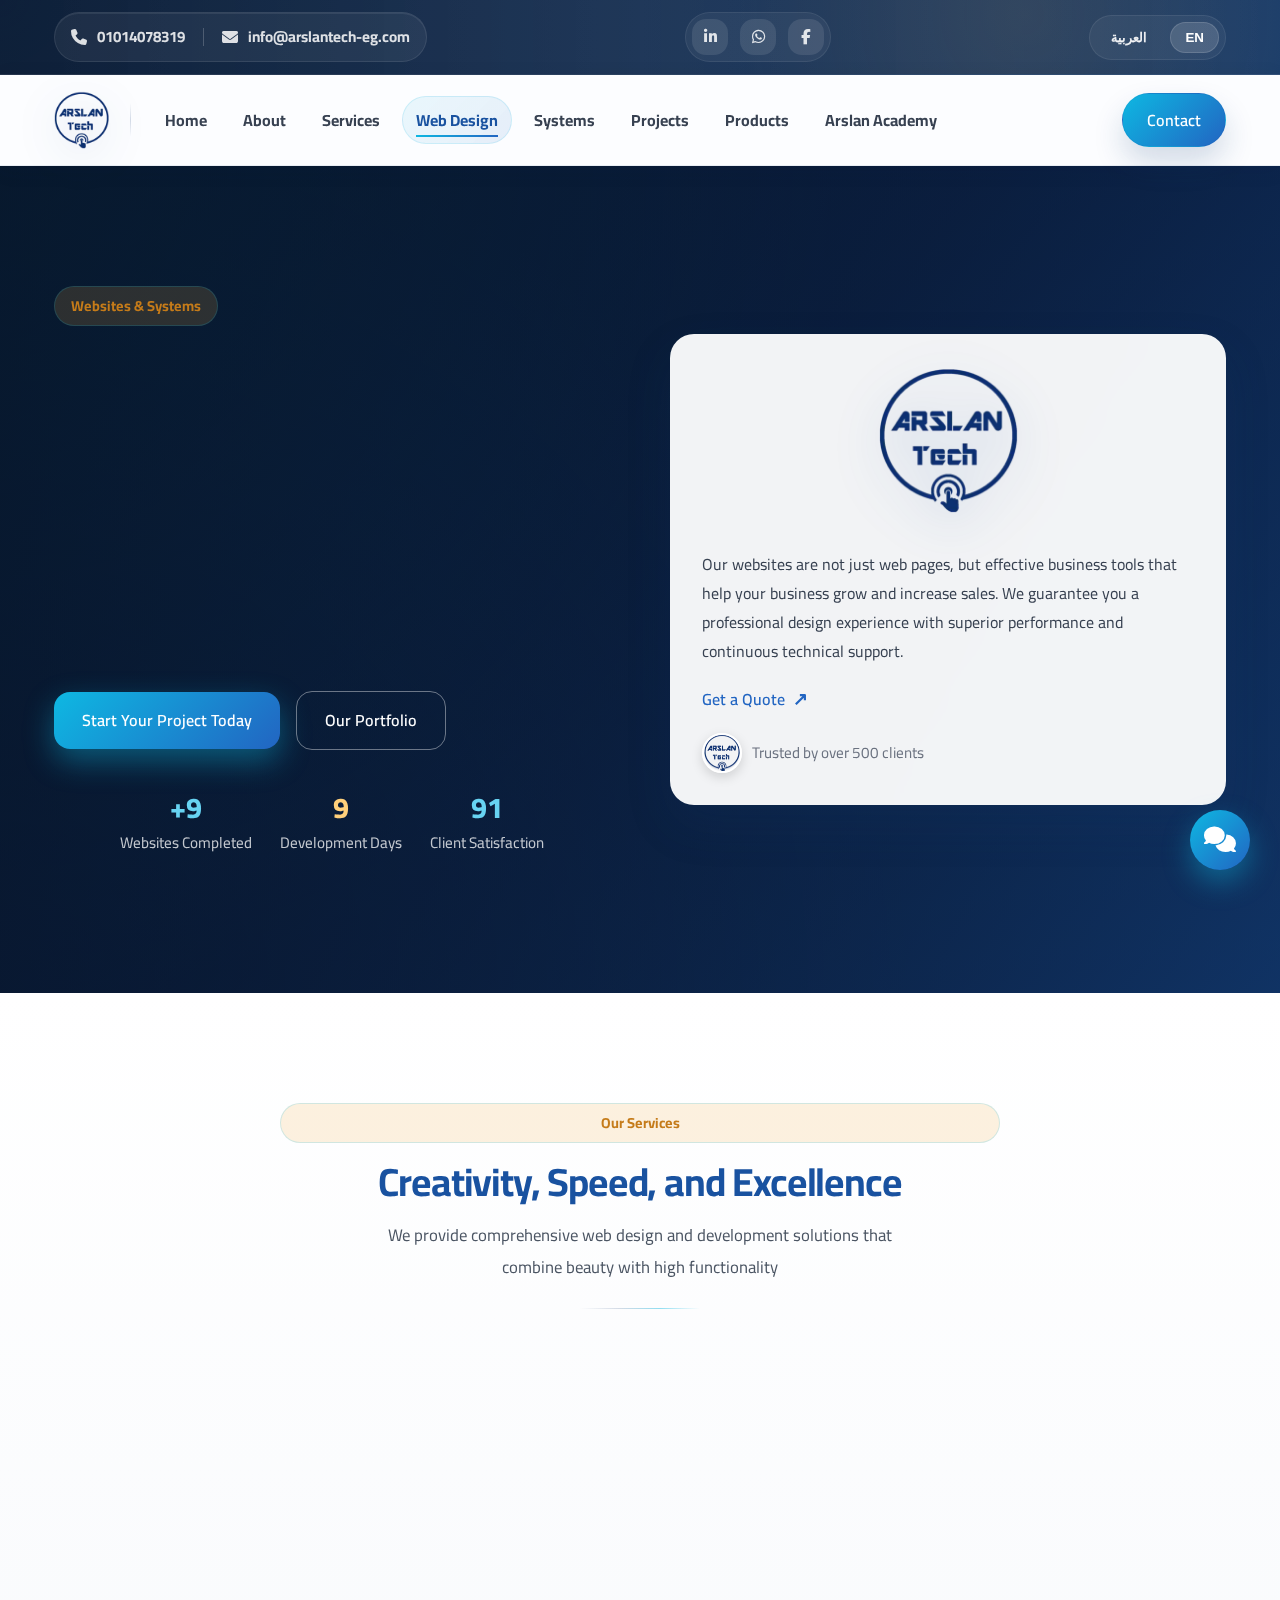
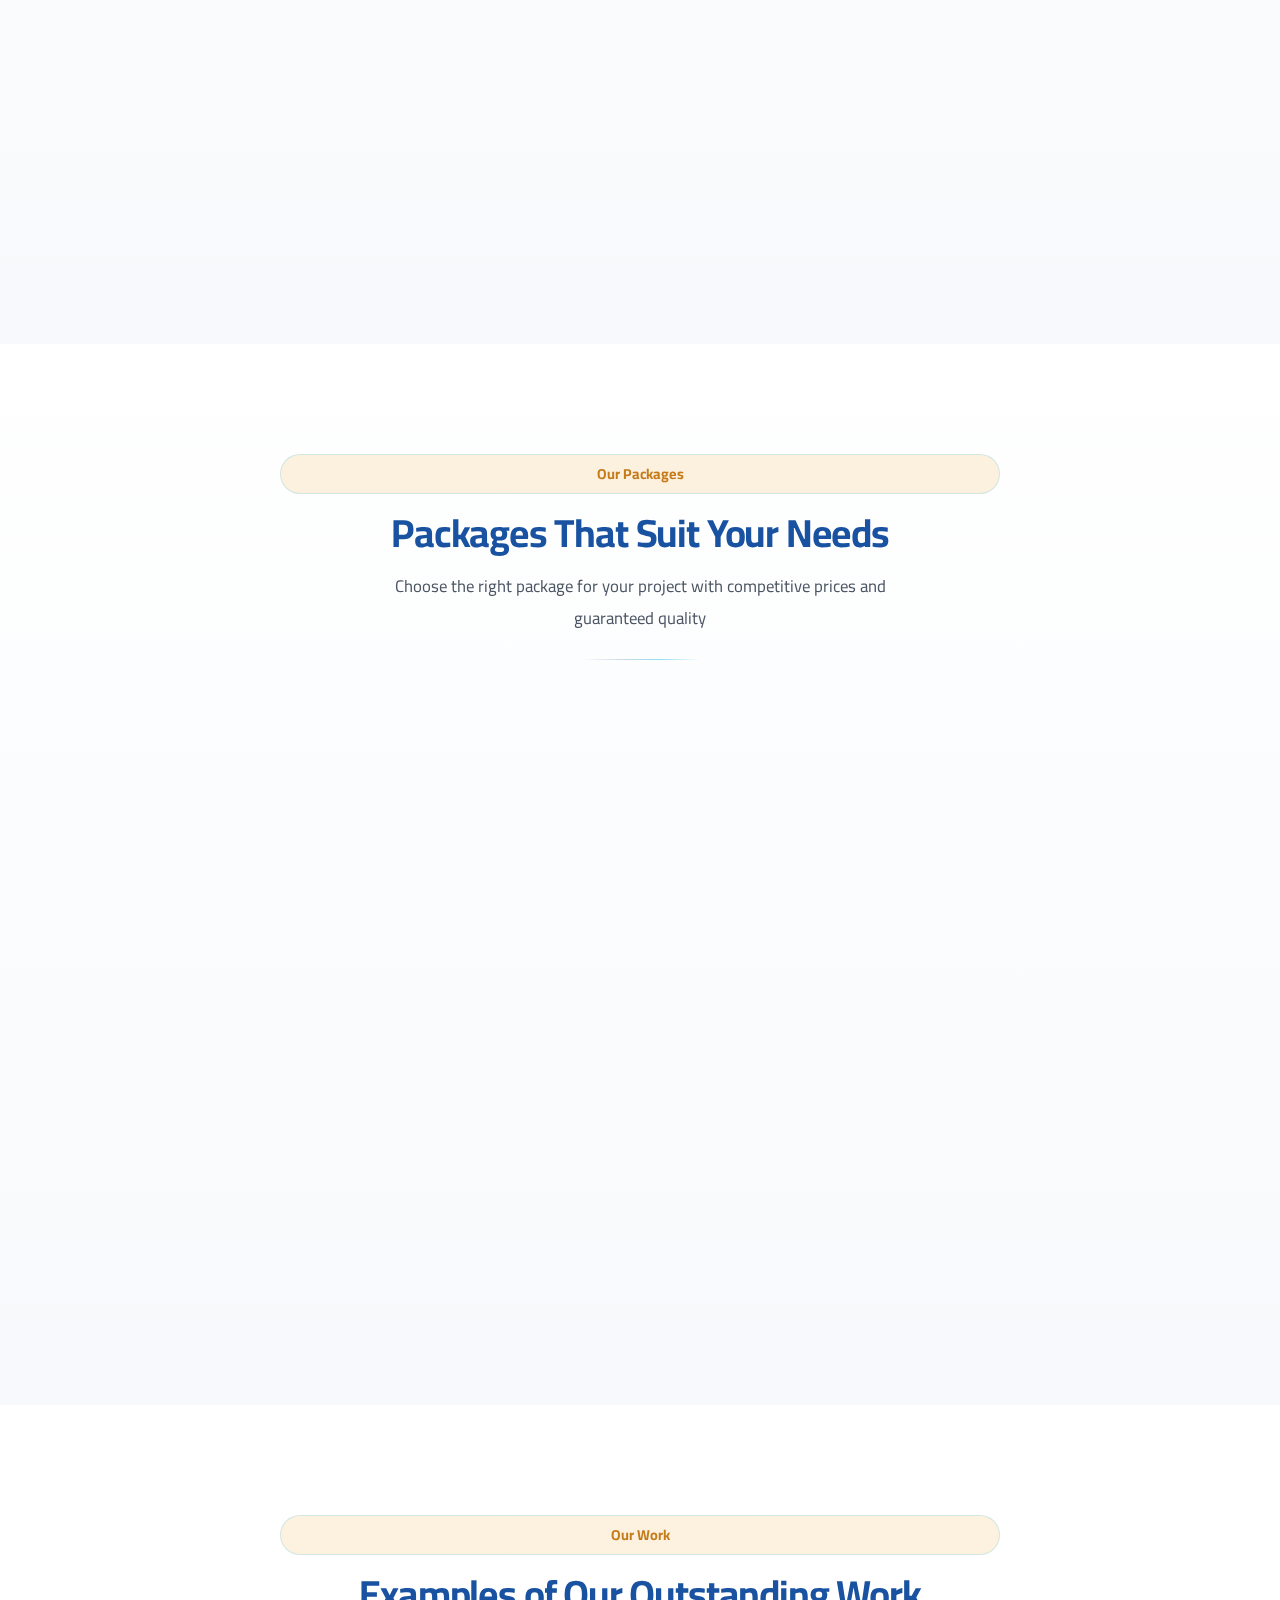
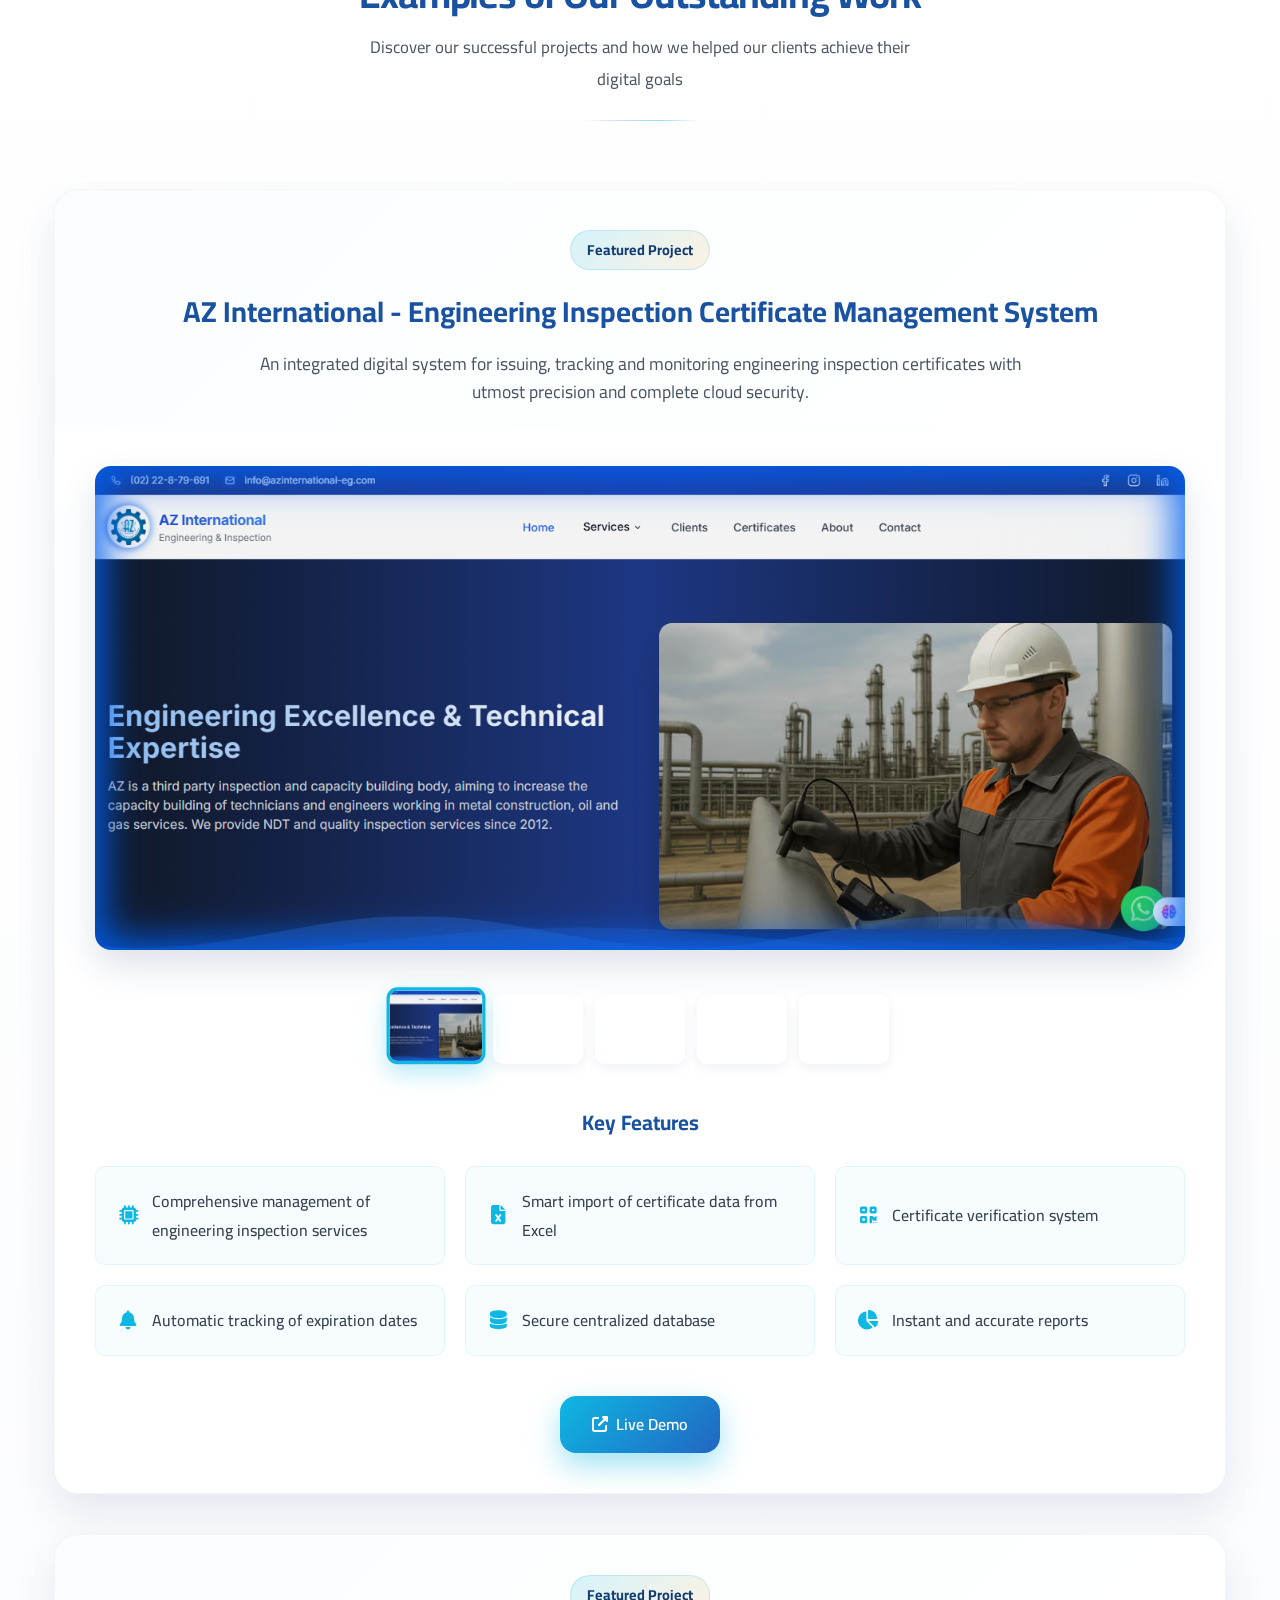
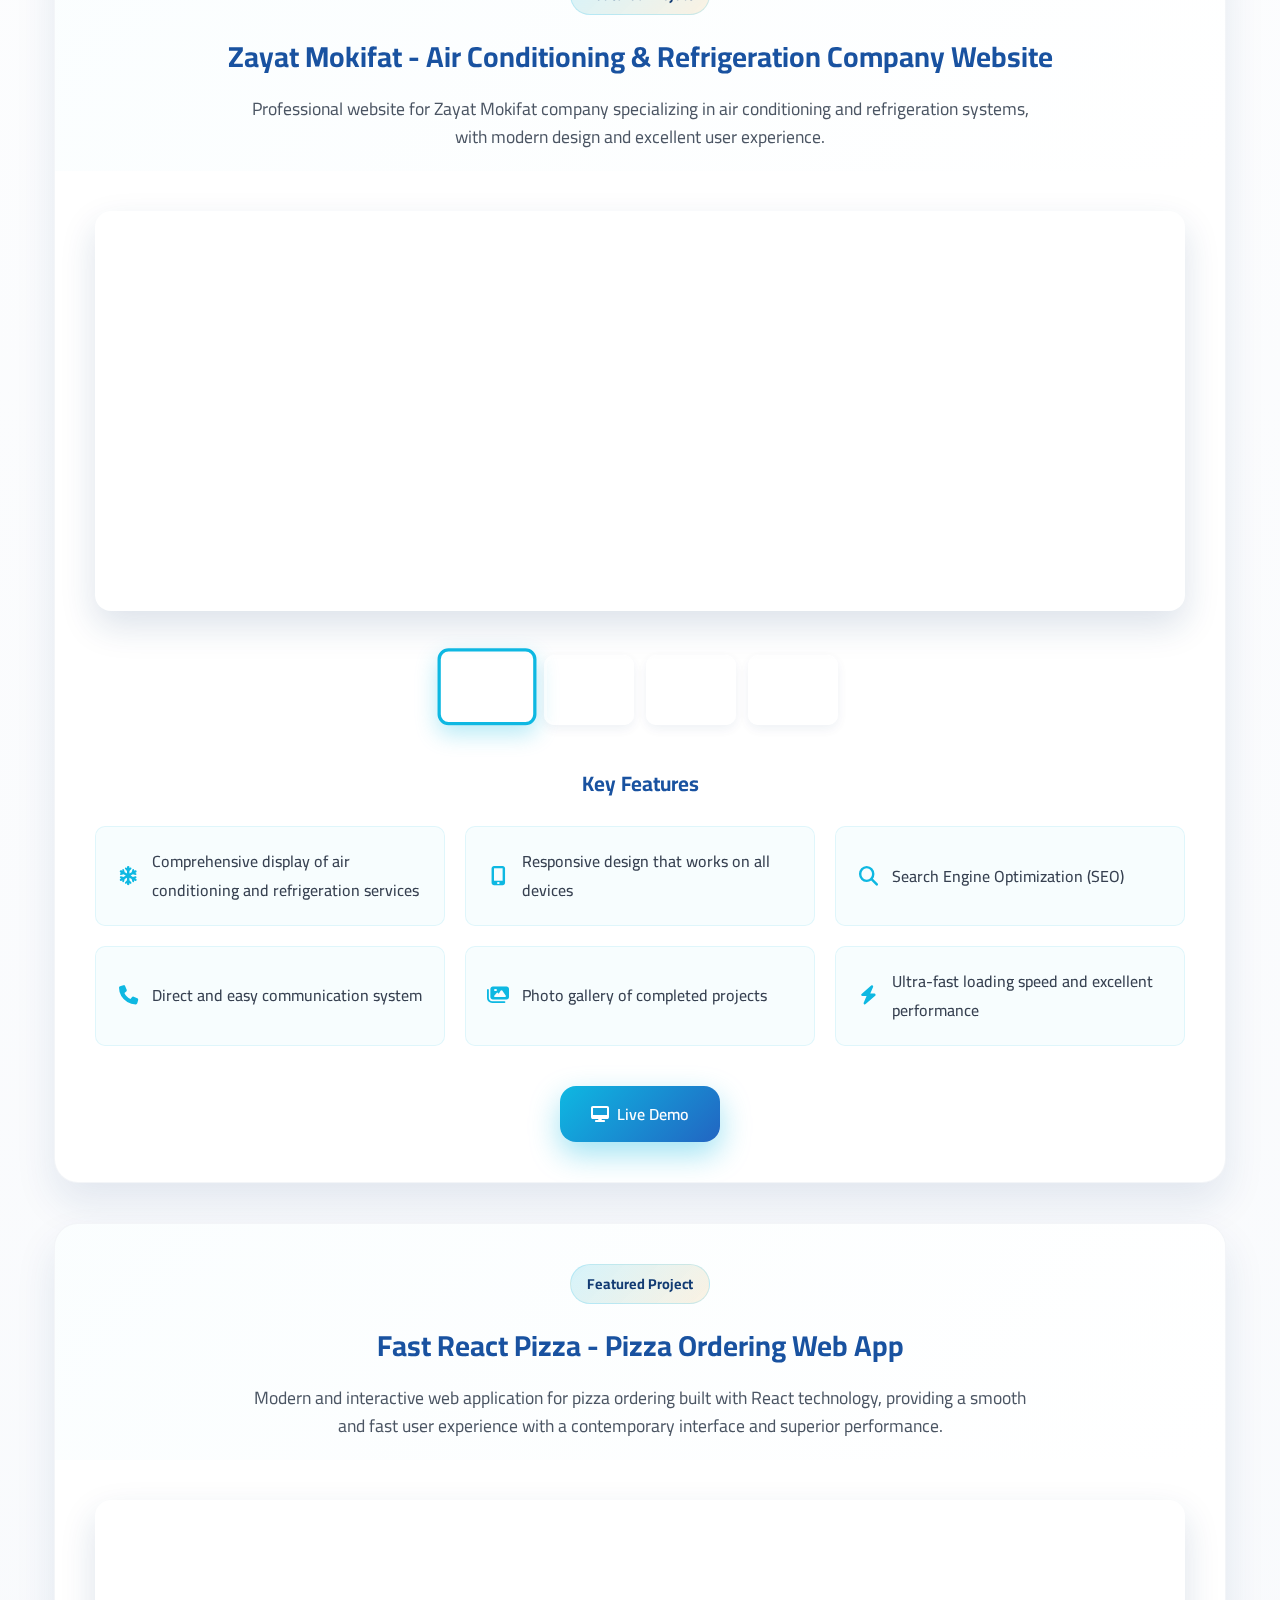
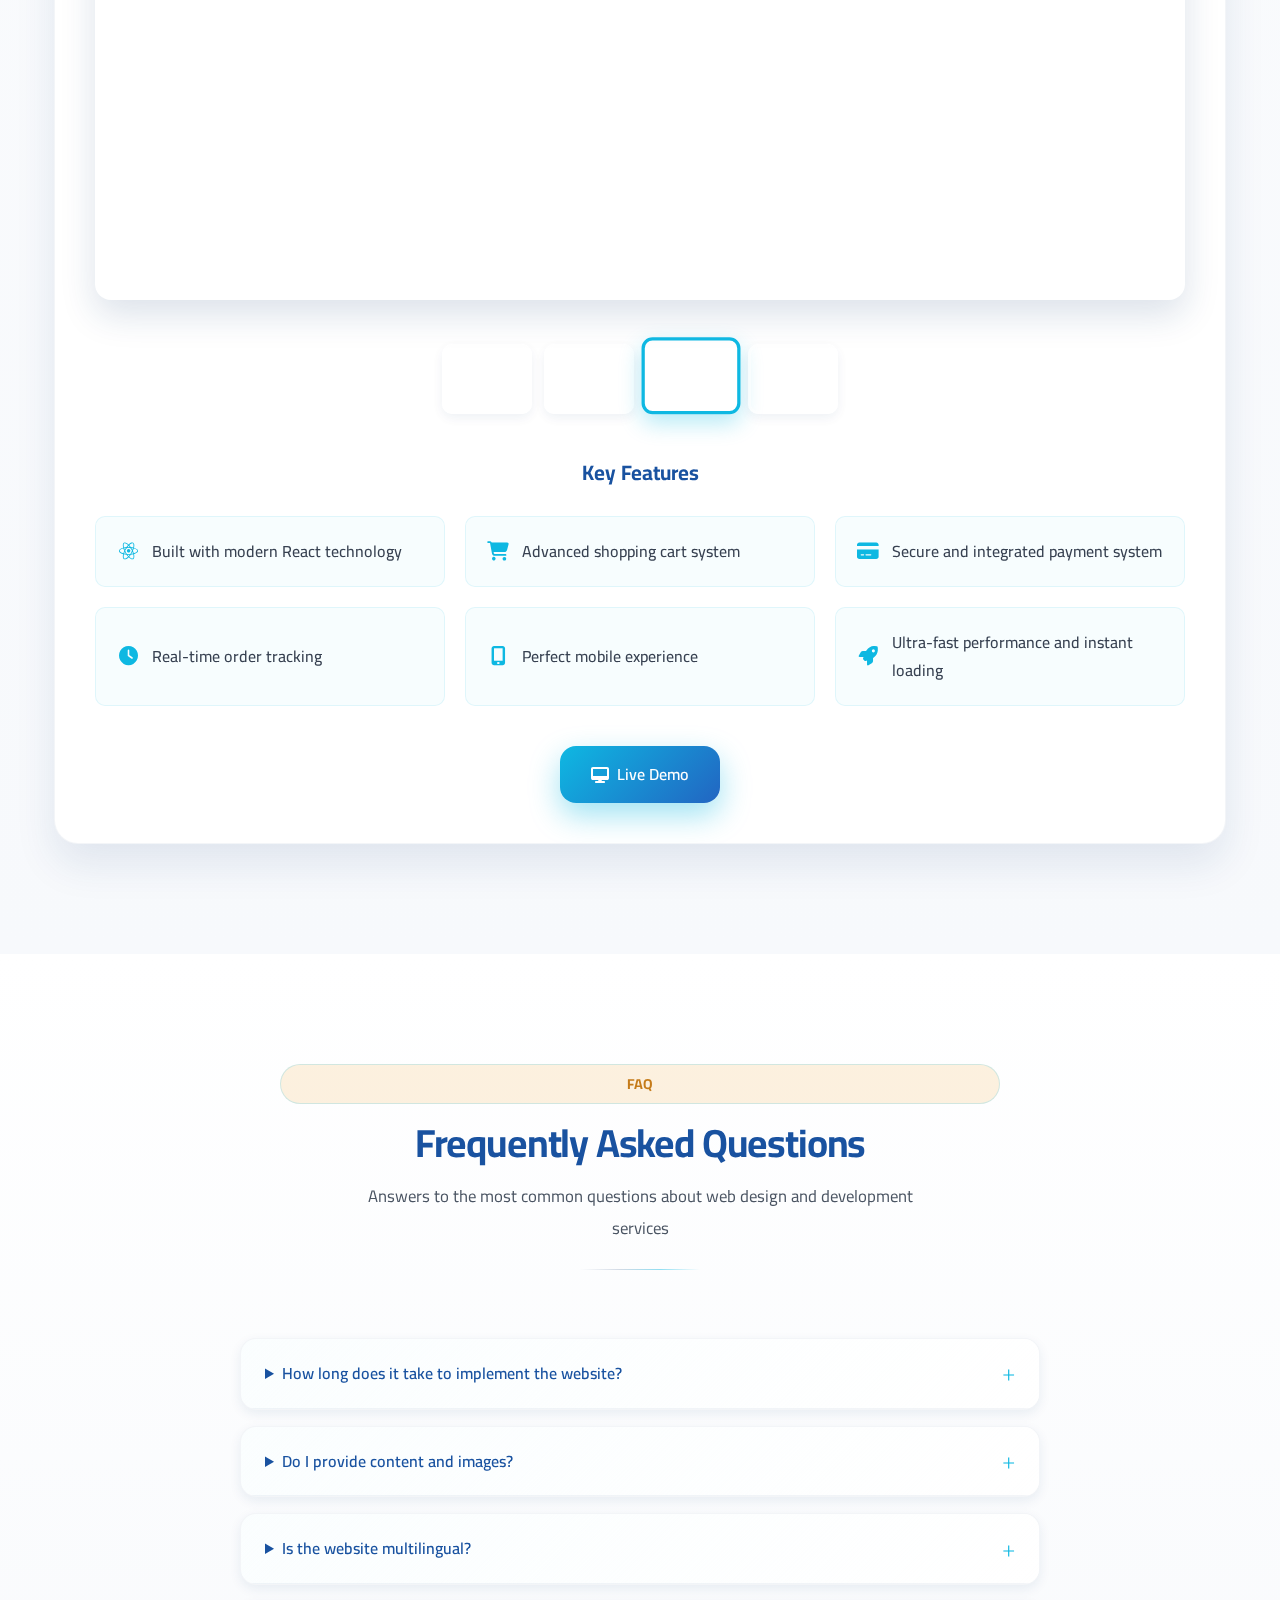
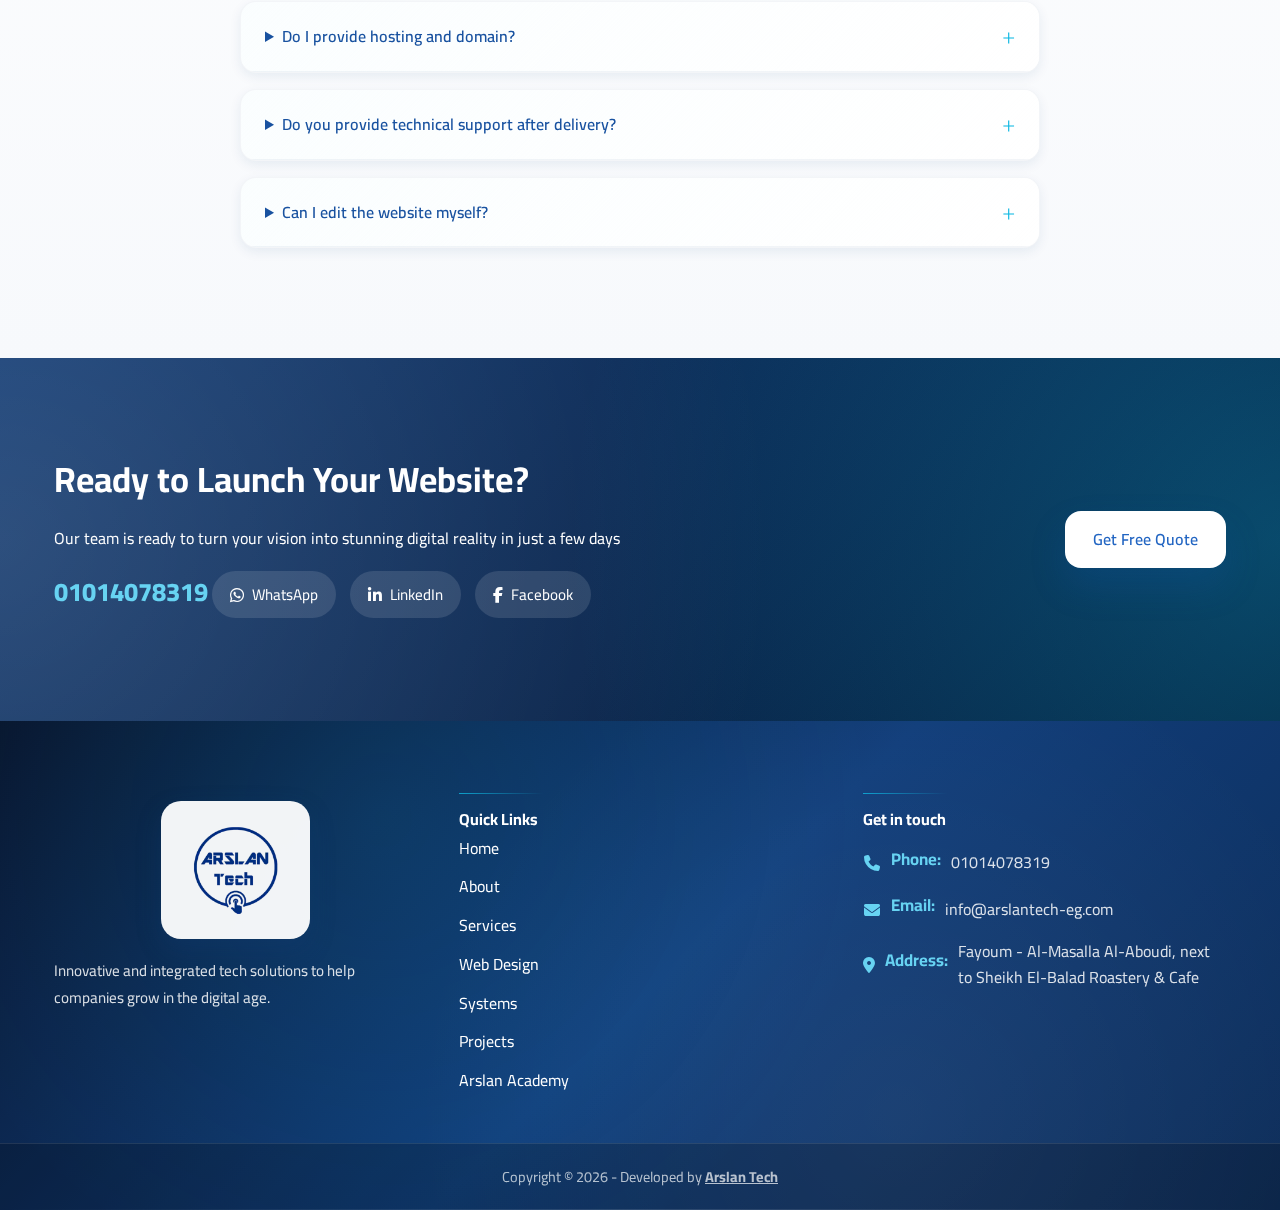
<file: web-design.html>
<!DOCTYPE html>
<html lang="en" dir="ltr">

<head>
  <meta charset="UTF-8" />
  <meta name="viewport" content="width=device-width, initial-scale=1.0" />
  <script>
    (function () {
      try {
        var saved = localStorage.getItem("site_lang");
        var html = document.documentElement;
        if (saved === "en") {
          html.lang = "en";
          html.dir = "ltr";
          html.classList.add("lang-loading");
        } else if (saved === "ar") {
          html.lang = "ar";
          html.dir = "rtl";
        }
      } catch (e) { }
    })();
  </script>
  <title data-i18n="webdesign.page_title">تصميم المواقع - أرسلان تك</title>
  <meta name="description"
    content="أرسلان تك - تصميم مواقع وأنظمة مخصصة تعمل محليًا أو على السحابة، بأداء سريع وتجربة ممتازة. باقات مرنة وأسعار تنافسية." />
  <meta name="keywords"
    content="تصميم مواقع, تطوير ويب, أنظمة مخصصة, مواقع متجاوبة, تصميم متاجر إلكترونية, أرسلان تك" />
  <meta name="author" content="Arslan Tech" />
  <meta name="robots" content="index, follow" />
  <link rel="canonical" href="https://arslantech-eg.com/web-design.html" />

  <!-- Open Graph Meta Tags -->
  <meta property="og:title" content="تصميم المواقع - أرسلان تك" />
  <meta property="og:description"
    content="نحول رؤيتك إلى واقع رقمي مبهر. تصميم مواقع وأنظمة مخصصة بأداء فائق وأسعار تنافسية." />
  <meta property="og:image" content="https://arslantech-eg.com/assets/images/logos/logo-arslan-primary.webp" />
  <meta property="og:url" content="https://arslantech-eg.com/web-design.html" />
  <meta property="og:type" content="website" />
  <meta property="og:site_name" content="Arslan Tech" />

  <!-- Twitter Card Meta Tags -->
  <meta name="twitter:card" content="summary_large_image" />
  <meta name="twitter:title" content="تصميم المواقع - أرسلان تك" />
  <meta name="twitter:description"
    content="نحول رؤيتك إلى واقع رقمي مبهر. تصميم مواقع وأنظمة مخصصة بأداء فائق وأسعار تنافسية." />
  <meta name="twitter:image" content="https://arslantech-eg.com/assets/images/logos/logo-arslan-primary.webp" />

  <!-- Assets -->
  <link rel="icon" type="image/webp" href="assets/images/logos/logo-arslan-primary.webp" />
  <link rel="preconnect" href="https://fonts.googleapis.com" />
  <link rel="preconnect" href="https://fonts.gstatic.com" crossorigin />
  <link rel="preload" href="https://fonts.googleapis.com/css2?family=Cairo:wght@400;600;700;800;900&display=swap"
    as="style" onload="this.onload=null;this.rel='stylesheet'" />
  <noscript>
    <link rel="stylesheet"
      href="https://fonts.googleapis.com/css2?family=Cairo:wght@400;600;700;800;900&display=swap" />
  </noscript>
  <link rel="preload" href="https://cdnjs.cloudflare.com/ajax/libs/font-awesome/6.5.1/css/all.min.css" as="style"
    onload="this.onload=null;this.rel='stylesheet'" />
  <noscript>
    <link rel="stylesheet" href="https://cdnjs.cloudflare.com/ajax/libs/font-awesome/6.5.1/css/all.min.css" />
  </noscript>
  <link rel="stylesheet" href="assets/css/styles.css" />
  <link rel="stylesheet" href="assets/css/web-design.css" />
  <link rel="stylesheet" href="assets/css/svg-decorations.css" />

  <!-- SEO and Structured Data -->
  <script type="application/ld+json">
      {
        "@context": "https://schema.org",
        "@type": "Service",
        "name": "تصميم المواقع - أرسلان تك",
        "description": "خدمات تصميم وتطوير المواقع الإلكترونية والأنظمة المخصصة بأداء فائق وأسعار تنافسية",
        "provider": {
          "@type": "Organization",
          "name": "Arslan Tech",
          "url": "https://arslantech-eg.com",
          "logo": "https://arslantech-eg.com/assets/images/logos/logo-arslan-primary.webp",
          "contactPoint": {
            "@type": "ContactPoint",
            "telephone": "+20-101-407-8319",
            "contactType": "customer service",
            "areaServed": "EG",
            "availableLanguage": ["Arabic", "English"]
          },
          "sameAs": [
            "https://www.facebook.com/Arslantecheg/",
            "https://www.linkedin.com/company/arslantech"
          ]
        },
        "serviceType": "Web Design and Development",
        "areaServed": {
          "@type": "Country",
          "name": "Egypt"
        },
        "offers": [
          {
            "@type": "Offer",
            "name": "باقة البداية",
            "description": "مثالية للشركات الصغيرة والمشاريع الناشئة",
            "category": "Web Design"
          },
          {
            "@type": "Offer",
            "name": "باقة البيزنس",
            "description": "الحل الأمثل للشركات المتوسطة والكبيرة",
            "category": "Web Design"
          },
          {
            "@type": "Offer",
            "name": "متجر إلكتروني",
            "description": "حل متكامل لبيع منتجاتك عبر الإنترنت",
            "category": "E-commerce"
          }
        ],
        "aggregateRating": {
          "@type": "AggregateRating",
          "ratingValue": "5",
          "reviewCount": "500"
        }
      }
    </script>

  <!-- FAQ Structured Data -->
  <script type="application/ld+json">
      {
        "@context": "https://schema.org",
        "@type": "FAQPage",
        "mainEntity": [
          {
            "@type": "Question",
            "name": "كم يستغرق تنفيذ الموقع؟",
            "acceptedAnswer": {
              "@type": "Answer",
              "text": "عادة من 10 إلى 20 يومًا حسب حجم المحتوى والخصائص المطلوبة. نعمل معك خطوة بخطوة لضمان التسليم في الوقت المحدد."
            }
          },
          {
            "@type": "Question",
            "name": "هل أوفر المحتوى والصور؟",
            "acceptedAnswer": {
              "@type": "Answer",
              "text": "نوفر قوالب ونماذج نصوص، ويمكننا المساعدة في اختيار الصور المناسبة. كما يمكنك توفير المحتوى الخاص بك إذا كان متوفراً."
            }
          },
          {
            "@type": "Question",
            "name": "هل الموقع متعدد اللغات؟",
            "acceptedAnswer": {
              "@type": "Answer",
              "text": "نعم، ندعم العربية والإنجليزية مع هيكل ترجمة بسيط وتصميم يتكيف مع اتجاه النص."
            }
          }
        ]
      }
    </script>
</head>

<body>
  <header class="topbar">
    <div class="container">
      <div class="topbar-inner">
        <div class="topbar-contact">
          <i class="fas fa-phone topbar-icon"></i>
          <a href="tel:01014078319">01014078319</a>
          <span class="divider"></span>
          <i class="fas fa-envelope topbar-icon"></i>
          <a href="mailto:info@arslantech-eg.com">info@arslantech-eg.com</a>
        </div>
        <div class="topbar-social">
          <a href="https://www.linkedin.com/company/arslantech" aria-label="LinkedIn" target="_blank"
            rel="noopener noreferrer"><i class="fab fa-linkedin-in"></i></a>
          <a href="https://wa.me/201014078319" aria-label="WhatsApp" target="_blank" rel="noopener noreferrer"><i
              class="fab fa-whatsapp"></i></a>
          <a href="https://www.facebook.com/Arslantecheg/" aria-label="Facebook" target="_blank"
            rel="noopener noreferrer"><i class="fab fa-facebook-f"></i></a>
        </div>
        <div class="topbar-lang" id="langToggle" role="navigation" aria-label="Language switcher">
          <button class="lang-btn" data-lang="ar">العربية</button>
          <button class="lang-btn" data-lang="en">EN</button>
        </div>
      </div>
    </div>
  </header>

  <nav class="navbar" id="navbar" role="navigation" aria-label="Main navigation">
    <div class="container">
      <div class="nav-wrapper">
        <a class="brand" href="index.html" aria-label="Arslan Tech Home">
          <img src="assets/images/logos/logo-arslan-primary.webp" alt="Arslan Tech" data-i18n-alt="hero.logo_alt"
            class="brand-image" decoding="async" loading="lazy" />
        </a>
        <button class="menu-toggle" id="menuToggle" aria-label="قائمة التنقل" data-i18n-aria="nav.menu"
          aria-controls="navLinks" aria-expanded="false">
          <span></span>
          <span></span>
          <span></span>
        </button>
        <ul class="nav-links" id="navLinks">
          <li>
            <a href="index.html" data-i18n="nav.home">الرئيسية</a>
          </li>
          <li><a href="about.html" data-i18n="nav.about">من نحن</a></li>
          <li>
            <a href="services.html" data-i18n="nav.services">خدماتنا</a>
          </li>
          <li>
            <a href="web-design.html" class="active" data-i18n="nav.webdesign">تصميم المواقع</a>
          </li>
          <li>
            <a href="systems.html" data-i18n="nav.systems">الأنظمة</a>
          </li>
          <li>
            <a href="projects.html" data-i18n="nav.projects">سابقة أعمالنا</a>
          </li>
          <li>
            <a href="products.html" data-i18n="nav.products">المنتجات</a>
          </li>
          <li>
            <a href="academy.html" data-i18n="nav.academy">أرسلان أكاديمي</a>
          </li>
          <li>
            <a href="contact.html" class="btn btn-nav" data-i18n="nav.contact">تواصل معنا</a>
          </li>
        </ul>
      </div>
    </div>
  </nav>

  <main>
    <!-- Hero Section -->
    <section class="hero">
      <div class="hero-overlay"></div>
      <div class="container hero-container">
        <div class="hero-content">
          <span class="badge badge-muted" data-i18n="webdesign.hero_badge">مواقع وأنظمة</span>
          <h1 class="hero-title highlight-animate">
            <span data-i18n="webdesign.hero_title">نحول رؤيتك إلى واقع رقمي مبهر</span>
          </h1>
          <p class="hero-lead highlight-animate" style="--reveal-delay: 0.2s" data-i18n="webdesign.hero_lead">
            من الفكرة الأولى وحتى الإطلاق، سننفذ حلاً يناسب عملك بأسعار مناسبة
            وباقات تناسب ميزانيتك، بأداء فائق وتجربة مستخدم عالمية.
          </p>
          <div class="hero-actions">
            <a class="btn btn-primary" data-i18n="webdesign.cta_primary" href="contact.html?service=web-design">
              ابدأ مشروعك اليوم
            </a>
            <a class="btn btn-outline" data-i18n="webdesign.cta_projects" href="projects.html">
              سابقة أعمالنا
            </a>
          </div>
          <div class="hero-stats">
            <div>
              <span class="number count-up" data-target="10" data-prefix="+">+10</span>
              <span class="label" data-i18n="webdesign.stat_websites">موقع منجز</span>
            </div>
            <div>
              <span class="number count-up" data-target="10" data-prefix="">10</span>
              <span class="label" data-i18n="webdesign.stat_days">أيام تطوير</span>
            </div>
            <div>
              <span class="number count-up" data-target="100" data-prefix="">100%</span>
              <span class="label" data-i18n="webdesign.stat_satisfaction">رضا العملاء</span>
            </div>
          </div>
        </div>
        <div class="hero-card">
          <div class="floating-card">
            <img src="assets/images/logos/logo-arslan-primary.webp" alt="Arslan Tech Logo" class="hero-logo"
              decoding="async" loading="lazy" />
            <p data-i18n="webdesign.hero_card_text">
              مواقعنا ليست مجرد صفحات ويب، بل هي أدوات عمل فعّالة تساعد عملك
              على النمو وزيادة المبيعات. نضمن لك تجربة تصميم احترافية مع أداء
              فائق ودعم فني مستمر.
            </p>
            <a class="link-arrow" data-i18n="webdesign.hero_card_cta" href="contact.html?service=web-design">احصل على
              عرض</a>
            <div class="mini-avatars">
              <a href="projects.html" class="avatar-link" title="Web Design Projects">
                <img src="assets/images/logos/logo-arslan-primary.webp" alt="Web Design" class="avatar-img"
                  loading="lazy" />
              </a>
              <span class="text" data-i18n="webdesign.hero_mini_text">موثوق من أكثر من 140 عميل</span>
            </div>
          </div>
        </div>
      </div>
    </section>

    <!-- Services Section -->
    <section class="services" id="services">
      <div class="container">
        <div class="section-heading">
          <span class="badge badge-muted" data-i18n="webdesign.services_badge">خدماتنا</span>
          <h2 data-i18n="webdesign.services_title">إبداع، سرعة، وتميز</h2>
          <p data-i18n="webdesign.services_lead">
            نقدم حلول تصميم وتطوير مواقع متكاملة تجمع بين الجمال والوظائف
            العالية
          </p>
        </div>

        <div class="services-grid">
          <article class="service-card">
            <div class="icon-circle"><i class="fas fa-bolt"></i></div>
            <h3 data-i18n="webdesign.service_speed_title">سرعة استثنائية</h3>
            <p data-i18n="webdesign.service_speed_desc">
              نستخدم أحدث التقنيات لضمان تحميل موقعك في أجزاء من الثانية
            </p>
            <ul class="service-features">
              <li>
                <i class="fas fa-check"></i>
                <span data-i18n="webdesign.service_speed_feature_1">تحسين الأداء</span>
              </li>
              <li>
                <i class="fas fa-check"></i>
                <span data-i18n="webdesign.service_speed_feature_2">تحسين SEO</span>
              </li>
              <li>
                <i class="fas fa-check"></i>
                <span data-i18n="webdesign.service_speed_feature_3">تجربة مستخدم مثالية</span>
              </li>
            </ul>
          </article>

          <article class="service-card">
            <div class="icon-circle">
              <i class="fas fa-shield-halved"></i>
            </div>
            <h3 data-i18n="webdesign.service_security_title">أمان فائق</h3>
            <p data-i18n="webdesign.service_security_desc">
              حماية كاملة لبياناتك وعملائك مع أفضل ممارسات الأمن السيبراني
            </p>
            <ul class="service-features">
              <li>
                <i class="fas fa-check"></i>
                <span data-i18n="webdesign.service_security_feature_1">شهادات SSL</span>
              </li>
              <li>
                <i class="fas fa-check"></i>
                <span data-i18n="webdesign.service_security_feature_2">حماية البيانات</span>
              </li>
              <li>
                <i class="fas fa-check"></i>
                <span data-i18n="webdesign.service_security_feature_3">موثوقية عالية</span>
              </li>
            </ul>
          </article>

          <article class="service-card">
            <div class="icon-circle">
              <i class="fas fa-wand-magic-sparkles"></i>
            </div>
            <h3 data-i18n="webdesign.service_ux_title">تجربة مستخدم ساحرة</h3>
            <p data-i18n="webdesign.service_ux_desc">
              تصميمات عصرية تتكيف بذكاء مع جميع الشاشات والأجهزة
            </p>
            <ul class="service-features">
              <li>
                <i class="fas fa-check"></i>
                <span data-i18n="webdesign.service_ux_feature_1">تصميم متجاوب</span>
              </li>
              <li>
                <i class="fas fa-check"></i>
                <span data-i18n="webdesign.service_ux_feature_2">تجربة تفاعلية</span>
              </li>
              <li>
                <i class="fas fa-check"></i>
                <span data-i18n="webdesign.service_ux_feature_3">سهولة الاستخدام</span>
              </li>
            </ul>
          </article>
        </div>
      </div>
    </section>

    <!-- Packages Section -->
    <section class="services" id="packages">
      <div class="container">
        <div class="section-heading">
          <span class="badge badge-muted" data-i18n="webdesign.packages_badge">باقاتنا</span>
          <h2 data-i18n="webdesign.packages_title">باقات تناسب احتياجك</h2>
          <p data-i18n="webdesign.packages_lead">
            اختر الباقة المناسبة لمشروعك مع أسعار تنافسية وجودة مضمونة
          </p>
        </div>

        <div class="services-grid">
          <article class="service-card">
            <div class="icon-circle"><i class="fas fa-rocket"></i></div>
            <h3 data-i18n="webdesign.package_starter_title">باقة البداية</h3>
            <p data-i18n="webdesign.package_starter_desc">
              مثالية للشركات الصغيرة والمشاريع الناشئة
            </p>
            <ul class="service-features">
              <li>
                <i class="fas fa-check"></i>
                <span data-i18n="webdesign.package_feature_responsive">تصميم متجاوب لجميع الأجهزة</span>
              </li>
              <li>
                <i class="fas fa-check"></i>
                <span data-i18n="webdesign.package_feature_seo">تهيئة أساسية لمحركات البحث</span>
              </li>
              <li>
                <i class="fas fa-check"></i>
                <span data-i18n="webdesign.package_feature_whatsapp">زر واتساب واتصال مباشر</span>
              </li>
            </ul>
            <a href="contact.html?service=web-design&package=starter" class="btn btn-outline">
              <span data-i18n="webdesign.package_cta">ابدأ الآن</span>
            </a>
          </article>

          <article class="service-card featured">
            <div class="icon-circle"><i class="fas fa-building"></i></div>
            <h3 data-i18n="webdesign.package_business_title">باقة البيزنس</h3>
            <p data-i18n="webdesign.package_business_desc">
              الحل الأمثل للشركات المتوسطة والكبيرة
            </p>
            <ul class="service-features">
              <li>
                <i class="fas fa-check"></i>
                <span data-i18n="webdesign.package_feature_responsive">تصميم متجاوب لجميع الأجهزة</span>
              </li>
              <li>
                <i class="fas fa-check"></i>
                <span data-i18n="webdesign.package_feature_speed">تحسين السرعة والأداء</span>
              </li>
              <li>
                <i class="fas fa-check"></i>
                <span data-i18n="webdesign.package_feature_cms">لوحة تحكم سهلة (CMS)</span>
              </li>
              <li>
                <i class="fas fa-check"></i>
                <span data-i18n="webdesign.package_feature_ssl">شهادة SSL وحماية أساسية</span>
              </li>
            </ul>
            <a href="contact.html?service=web-design&package=business" class="btn btn-primary">
              <span data-i18n="webdesign.package_cta">ابدأ الآن</span>
            </a>
          </article>

          <article class="service-card">
            <div class="icon-circle">
              <i class="fas fa-shopping-cart"></i>
            </div>
            <h3 data-i18n="webdesign.package_ecommerce_title">
              متجر إلكتروني
            </h3>
            <p data-i18n="webdesign.package_ecommerce_desc">
              حل متكامل لبيع منتجاتك عبر الإنترنت
            </p>
            <ul class="service-features">
              <li>
                <i class="fas fa-check"></i>
                <span data-i18n="webdesign.package_feature_responsive">تصميم متجاوب لجميع الأجهزة</span>
              </li>
              <li>
                <i class="fas fa-check"></i>
                <span data-i18n="webdesign.package_feature_payment">بوابات دفع وشحن</span>
              </li>
              <li>
                <i class="fas fa-check"></i>
                <span data-i18n="webdesign.package_feature_cms">لوحة تحكم سهلة (CMS)</span>
              </li>
              <li>
                <i class="fas fa-check"></i>
                <span data-i18n="webdesign.package_feature_inventory">إدارة المخزون والمنتجات</span>
              </li>
            </ul>
            <a href="contact.html?service=web-design&package=ecommerce" class="btn btn-outline">
              <span data-i18n="webdesign.package_cta">ابدأ الآن</span>
            </a>
          </article>
        </div>
      </div>
    </section>

    <!-- Showcase Section -->
    <section class="services" id="showcase">
      <div class="container">
        <div class="section-heading">
          <span class="badge badge-muted" data-i18n="webdesign.showcase_badge">أعمالنا</span>
          <h2 data-i18n="webdesign.showcase_title">
            نماذج من أعمالنا المميزة
          </h2>
          <p data-i18n="webdesign.showcase_lead">
            اكتشف مشاريعنا الناجحة وكيف ساعدنا عملاءنا في تحقيق أهدافهم
            الرقمية
          </p>
        </div>

        <!-- Featured Project Card -->
        <div class="showcase-card">
          <div class="showcase-header">
            <span class="badge" data-i18n="webdesign.showcase_project_badge">مشروع مميز</span>
            <h3 data-i18n="webdesign.showcase_project_title">
              AZ International - نظام إدارة شهادات الفحص الهندسي
            </h3>
            <p data-i18n="webdesign.showcase_project_desc">
              منظومة رقمية متكاملة لإصدار وتتبع ومراقبة شهادات الفحص الهندسي
              بدقة متناهية وأمان سحابي كامل.
            </p>
          </div>

          <div class="showcase-content">
            <!-- Main Preview Image -->
            <div class="showcase-preview">
              <div class="main-image">
                <img src="assets/images/projects/az/main.png" alt="AZ International System Dashboard"
                  class="preview-image" decoding="async" loading="lazy" />
              </div>

              <!-- Thumbnail Gallery -->
              <div class="thumbnail-gallery">
                <div class="thumbnail active" onclick="changeMainImage('assets/images/projects/az/main.png')">
                  <img src="assets/images/projects/az/main.png" alt="Main Dashboard" loading="lazy" />
                </div>
                <div class="thumbnail" onclick="changeMainImage('assets/images/projects/az/verify.png')">
                  <img src="assets/images/projects/az/verify.png" alt="Verification System" loading="lazy" />
                </div>
                <div class="thumbnail" onclick="changeMainImage('assets/images/projects/az/about.png')">
                  <img src="assets/images/projects/az/about.png" alt="About Page" loading="lazy" />
                </div>
                <div class="thumbnail" onclick="changeMainImage('assets/images/projects/az/clients.png')">
                  <img src="assets/images/projects/az/clients.png" alt="Clients Management" loading="lazy" />
                </div>
                <div class="thumbnail" onclick="changeMainImage('assets/images/projects/az/contact.png')">
                  <img src="assets/images/projects/az/contact.png" alt="Contact Page" loading="lazy" />
                </div>
              </div>
            </div>

            <!-- Project Features -->
            <div class="showcase-details">
              <h4 data-i18n="webdesign.showcase_features_title">
                الميزات الرئيسية
              </h4>
              <div class="features-grid">
                <div class="feature-item">
                  <i class="fas fa-microchip"></i>
                  <span data-i18n="webdesign.showcase_feature_1">إدارة شاملة لخدمات الفحص الهندسي</span>
                </div>
                <div class="feature-item">
                  <i class="fas fa-file-excel"></i>
                  <span data-i18n="webdesign.showcase_feature_2">استيراد ذكي لبيانات الشهادات من Excel</span>
                </div>
                <div class="feature-item">
                  <i class="fas fa-qrcode"></i>
                  <span data-i18n="webdesign.showcase_feature_3">نظام تحقق من صحة الشهادات</span>
                </div>
                <div class="feature-item">
                  <i class="fas fa-bell"></i>
                  <span data-i18n="webdesign.showcase_feature_4">تتبع آلي لتواريخ انتهاء الصلاحية</span>
                </div>
                <div class="feature-item">
                  <i class="fas fa-database"></i>
                  <span data-i18n="webdesign.showcase_feature_5">قاعدة بيانات مركزية آمنة</span>
                </div>
                <div class="feature-item">
                  <i class="fas fa-chart-pie"></i>
                  <span data-i18n="webdesign.showcase_feature_6">تقارير فورية ودقيقة</span>
                </div>
              </div>

              <div class="showcase-actions">
                <a href="https://az-international.vercel.app/" target="_blank" class="btn btn-primary">
                  <i class="fas fa-external-link-alt"></i>
                  <span data-i18n="webdesign.showcase_demo_btn">Live Demo</span>
                </a>
              </div>
            </div>
          </div>
        </div>

        <!-- Second Featured Project Card -->
        <div class="showcase-card">
          <div class="showcase-header">
            <span class="badge" data-i18n="webdesign.showcase_project2_badge">مشروع مميز</span>
            <h3 data-i18n="webdesign.showcase_project2_title">
              زيات مكيفات - موقع شركة تكييف وتبريد
            </h3>
            <p data-i18n="webdesign.showcase_project2_desc">
              موقع إلكتروني احترافي لشركة زيات مكيفات متخصصة في أنظمة التكييف
              والتبريد، مع تصميم عصري وتجربة مستخدم متميزة.
            </p>
          </div>

          <div class="showcase-content">
            <!-- Main Preview Image -->
            <div class="showcase-preview">
              <div class="main-image" id="zayat-main-image">
                <img src="assets/images/projects/zayat/main.png" alt="Zayat Mokifat Website Homepage"
                  class="preview-image" decoding="async" loading="lazy" />
              </div>

              <!-- Thumbnail Gallery -->
              <div class="thumbnail-gallery">
                <div class="thumbnail active" onclick="changeMainImage2('assets/images/projects/zayat/main.png')">
                  <img src="assets/images/projects/zayat/main.png" alt="Homepage" loading="lazy" />
                </div>
                <div class="thumbnail" onclick="changeMainImage2('assets/images/projects/zayat/services.png')">
                  <img src="assets/images/projects/zayat/services.png" alt="Services Page" loading="lazy" />
                </div>
                <div class="thumbnail" onclick="changeMainImage2('assets/images/projects/zayat/about.png')">
                  <img src="assets/images/projects/zayat/about.png" alt="About Page" loading="lazy" />
                </div>
                <div class="thumbnail" onclick="changeMainImage2('assets/images/projects/zayat/contact.png')">
                  <img src="assets/images/projects/zayat/contact.png" alt="Contact Page" loading="lazy" />
                </div>
              </div>
            </div>

            <!-- Project Features -->
            <div class="showcase-details">
              <h4 data-i18n="webdesign.showcase_features_title">
                الميزات الرئيسية
              </h4>
              <div class="features-grid">
                <div class="feature-item">
                  <i class="fas fa-snowflake"></i>
                  <span data-i18n="webdesign.showcase2_feature_1">عرض شامل لخدمات التكييف والتبريد</span>
                </div>
                <div class="feature-item">
                  <i class="fas fa-mobile-alt"></i>
                  <span data-i18n="webdesign.showcase2_feature_2">تصميم متجاوب يعمل على جميع الأجهزة</span>
                </div>
                <div class="feature-item">
                  <i class="fas fa-search"></i>
                  <span data-i18n="webdesign.showcase2_feature_3">تحسين محركات البحث SEO</span>
                </div>
                <div class="feature-item">
                  <i class="fas fa-phone"></i>
                  <span data-i18n="webdesign.showcase2_feature_4">نظام تواصل مباشر وسهل</span>
                </div>
                <div class="feature-item">
                  <i class="fas fa-images"></i>
                  <span data-i18n="webdesign.showcase2_feature_5">معرض صور للأعمال المنجزة</span>
                </div>
                <div class="feature-item">
                  <i class="fas fa-bolt"></i>
                  <span data-i18n="webdesign.showcase2_feature_6">سرعة تحميل فائقة وأداء ممتاز</span>
                </div>
              </div>

              <div class="showcase-actions">
                <a href="https://zayatmokifat.com/" target="_blank" class="btn btn-primary">
                  <i class="fas fa-desktop"></i>
                  <span data-i18n="webdesign.showcase_demo_btn">معاينة الموقع</span>
                </a>
              </div>
            </div>
          </div>
        </div>

        <!-- Third Featured Project Card -->
        <div class="showcase-card">
          <div class="showcase-header">
            <span class="badge" data-i18n="webdesign.showcase_project3_badge">مشروع مميز</span>
            <h3 data-i18n="webdesign.showcase_project3_title">
              Fast React Pizza - تطبيق ويب لطلب البيتزا
            </h3>
            <p data-i18n="webdesign.showcase_project3_desc">
              تطبيق ويب حديث وتفاعلي لطلب البيتزا مبني بتقنية React، يوفر
              تجربة مستخدم سلسة وسريعة مع واجهة عصرية وأداء فائق.
            </p>
          </div>

          <div class="showcase-content">
            <!-- Main Preview Image -->
            <div class="showcase-preview">
              <div class="main-image" id="pizza-main-image">
                <img src="assets/images/projects/pizza/main.png" alt="Fast React Pizza App Homepage"
                  class="preview-image" decoding="async" loading="lazy" />
              </div>

              <!-- Thumbnail Gallery -->
              <div class="thumbnail-gallery">
                <div class="thumbnail" onclick="changeMainImage3('assets/images/projects/pizza/menu.png')">
                  <img src="assets/images/projects/pizza/menu.png" alt="Menu Page" loading="lazy" />
                </div>
                <div class="thumbnail" onclick="changeMainImage3('assets/images/projects/pizza/cart.png')">
                  <img src="assets/images/projects/pizza/cart.png" alt="Shopping Cart" loading="lazy" />
                </div>
                <div class="thumbnail active" onclick="changeMainImage3('assets/images/projects/pizza/main.png')">
                  <img src="assets/images/projects/pizza/main.png" alt="Homepage" loading="lazy" />
                </div>
                <div class="thumbnail" onclick="changeMainImage3('assets/images/projects/pizza/order.png')">
                  <img src="assets/images/projects/pizza/order.png" alt="Order Page" loading="lazy" />
                </div>
              </div>
            </div>

            <!-- Project Features -->
            <div class="showcase-details">
              <h4 data-i18n="webdesign.showcase_features_title">
                الميزات الرئيسية
              </h4>
              <div class="features-grid">
                <div class="feature-item">
                  <i class="fab fa-react"></i>
                  <span data-i18n="webdesign.showcase3_feature_1">مبني بتقنية React الحديثة</span>
                </div>
                <div class="feature-item">
                  <i class="fas fa-shopping-cart"></i>
                  <span data-i18n="webdesign.showcase3_feature_2">نظام سلة تسوق متقدم</span>
                </div>
                <div class="feature-item">
                  <i class="fas fa-credit-card"></i>
                  <span data-i18n="webdesign.showcase3_feature_3">نظام دفع آمن ومتكامل</span>
                </div>
                <div class="feature-item">
                  <i class="fas fa-clock"></i>
                  <span data-i18n="webdesign.showcase3_feature_4">تتبع الطلبات في الوقت الفعلي</span>
                </div>
                <div class="feature-item">
                  <i class="fas fa-mobile-alt"></i>
                  <span data-i18n="webdesign.showcase3_feature_5">تجربة مثالية على الهاتف المحمول</span>
                </div>
                <div class="feature-item">
                  <i class="fas fa-rocket"></i>
                  <span data-i18n="webdesign.showcase3_feature_6">أداء فائق السرعة وتحميل فوري</span>
                </div>
              </div>

              <div class="showcase-actions">
                <a href="https://fast-react-pizza.netlify.app/" target="_blank" class="btn btn-primary">
                  <i class="fas fa-desktop"></i>
                  <span data-i18n="webdesign.showcase_demo_btn">معاينة الموقع</span>
                </a>
              </div>
            </div>
          </div>
        </div>
      </div>
    </section>

    <!-- FAQ Section -->
    <section class="services" id="faq">
      <div class="container">
        <div class="section-heading">
          <span class="badge badge-muted" data-i18n="webdesign.faq_badge">الأسئلة الشائعة</span>
          <h2 data-i18n="webdesign.faq_title">أسئلة شائعة</h2>
          <p data-i18n="webdesign.faq_lead">
            إجابات على الأسئلة الأكثر شيوعاً حول خدمات تصميم المواقع والتطوير
          </p>
        </div>

        <div class="faq-container">
          <details class="faq-item">
            <summary data-i18n="webdesign.faq_q1">
              كم يستغرق تنفيذ الموقع؟
            </summary>
            <p data-i18n="webdesign.faq_a1">
              عادة من 10 إلى 20 يومًا حسب حجم المحتوى والخصائص المطلوبة. نعمل
              معك خطوة بخطوة لضمان التسليم في الوقت المحدد.
            </p>
          </details>

          <details class="faq-item">
            <summary data-i18n="webdesign.faq_q2">
              هل أوفر المحتوى والصور؟
            </summary>
            <p data-i18n="webdesign.faq_a2">
              نوفر قوالب ونماذج نصوص، ويمكننا المساعدة في اختيار الصور
              المناسبة. كما يمكنك توفير المحتوى الخاص بك إذا كان متوفراً.
            </p>
          </details>

          <details class="faq-item">
            <summary data-i18n="webdesign.faq_q3">
              هل الموقع متعدد اللغات؟
            </summary>
            <p data-i18n="webdesign.faq_a3">
              نعم، ندعم العربية والإنجليزية مع هيكل ترجمة بسيط وتصميم يتكيف مع
              اتجاه النص.
            </p>
          </details>

          <details class="faq-item">
            <summary data-i18n="webdesign.faq_q4">
              هل أوفر الاستضافة والدومين؟
            </summary>
            <p data-i18n="webdesign.faq_a4">
              يمكننا إدارة الاستضافة والدومين لك أو العمل على مزودك الحالي.
              نقدم حلول استضافة محسنة للأداء.
            </p>
          </details>

          <details class="faq-item">
            <summary data-i18n="webdesign.faq_q5">
              هل تقدمون دعم فني بعد التسليم؟
            </summary>
            <p data-i18n="webdesign.faq_a5">
              نعم، نقدم دعم فني مجاني لمدة شهر بعد التسليم، وعقود صيانة مرنة
              للدعم طويل المدى.
            </p>
          </details>

          <details class="faq-item">
            <summary data-i18n="webdesign.faq_q6">
              هل يمكنني تعديل الموقع بنفسي؟
            </summary>
            <p data-i18n="webdesign.faq_a6">
              نعم، نوفر لوحة تحكم سهلة الاستخدام تمكنك من تعديل المحتوى والصور
              بسهولة دون الحاجة لخبرة تقنية.
            </p>
          </details>
        </div>
      </div>
    </section>

    <!-- Final CTA Section -->
    <section class="contact-banner" id="cta">
      <div class="container banner-container">
        <div class="banner-text">
          <h2 data-i18n="webdesign.cta_title">جاهز لإطلاق موقعك؟</h2>
          <p data-i18n="webdesign.cta_lead">
            فريقنا جاهز لتحويل رؤيتك إلى واقع رقمي مبهر خلال أيام قليلة
          </p>
          <a class="banner-phone" href="tel:01014078319">01014078319</a>
          <div class="social-links">
            <a href="https://wa.me/201014078319" aria-label="WhatsApp" target="_blank" rel="noopener noreferrer">
              <i class="fab fa-whatsapp"></i>
              <span data-i18n="webdesign.cta_whatsapp">واتساب</span>
            </a>
            <a href="https://www.linkedin.com/company/arslantech" aria-label="LinkedIn" target="_blank"
              rel="noopener noreferrer">
              <i class="fab fa-linkedin-in"></i>
              <span data-i18n="webdesign.cta_linkedin">LinkedIn</span>
            </a>
            <a href="https://www.facebook.com/Arslantecheg/" aria-label="Facebook" target="_blank"
              rel="noopener noreferrer">
              <i class="fab fa-facebook-f"></i>
              <span data-i18n="webdesign.cta_facebook">Facebook</span>
            </a>
          </div>
        </div>
        <div class="banner-cta">
          <a class="btn btn-light" data-i18n="webdesign.cta_button" href="contact.html?service=web-design">
            احصل على عرض مجاني
          </a>
        </div>
      </div>
    </section>
  </main>

  <footer class="footer">
    <div class="container footer-container">
      <div class="footer-brand">
        <div class="brand-logo">
          <img src="assets/images/logos/logo-arslan-primary.webp" alt="Arslan Tech" data-i18n-alt="hero.logo_alt"
            class="footer-logo-image" decoding="async" loading="lazy" />
        </div>
        <p data-i18n="footer.about">
          حلول تقنية مبتكرة ومتكاملة تساعد الشركات على تحقيق النمو والازدهار
          في العصر الرقمي.
        </p>
      </div>
      <div class="footer-links">
        <h4 data-i18n="footer.links_title">روابط سريعة</h4>
        <ul>
          <li><a data-i18n="nav.home" href="index.html">الرئيسية</a></li>
          <li><a data-i18n="nav.about" href="about.html">من نحن</a></li>
          <li>
            <a data-i18n="nav.services" href="services.html">خدماتنا</a>
          </li>
          <li>
            <a data-i18n="nav.webdesign" href="web-design.html">تصميم المواقع</a>
          </li>
          <li>
            <a data-i18n="nav.systems" href="systems.html">الأنظمة</a>
          </li>
          <li>
            <a data-i18n="nav.projects" href="projects.html">سابقة أعمالنا</a>
          </li>
          <li>
            <a data-i18n="nav.academy" href="academy.html">أرسلان أكاديمي</a>
          </li>
        </ul>
      </div>
      <div class="footer-contact">
        <h4 data-i18n="footer.contact_title">تواصل معنا</h4>
        <p>
          <i class="fas fa-phone"></i>
          <strong data-i18n="footer.phone">الهاتف:</strong>
          <a href="tel:01014078319">01014078319</a>
        </p>
        <p>
          <i class="fas fa-envelope"></i>
          <strong data-i18n="footer.email">البريد:</strong>
          <a href="mailto:info@arslantech-eg.com">info@arslantech-eg.com</a>
        </p>
        <p>
          <i class="fas fa-map-marker-alt"></i>
          <strong data-i18n="contact.address_label">العنوان:</strong>
          <span data-i18n="contact.address">الفيوم المسلة العبودي بجوار محمصات وكافيه شيخ البلد</span>
        </p>
      </div>
    </div>
    <div class="footer-bottom">
      <div class="container">
        <p data-i18n="footer.copyright">
          جميع الحقوق محفوظة © 2026 - تصميم وتطوير
          <a href="https://wa.me/201014078319" target="_blank" rel="noopener noreferrer"
            style="color: inherit; text-decoration: underline"><strong>ارسلان تك</strong></a>
        </p>
      </div>
    </div>
  </footer>

  <div class="floating-contact-menu" id="floatingContactMenu">
    <div class="social-icons-group">
      <a href="https://wa.me/201014078319" class="social-icon whatsapp" target="_blank" aria-label="WhatsApp">
        <i class="fab fa-whatsapp"></i>
      </a>
      <a href="https://m.me/104783481303669" class="social-icon messenger" target="_blank" aria-label="Messenger">
        <i class="fab fa-facebook-messenger"></i>
      </a>
      <a href="tel:01014078319" class="social-icon phone" aria-label="Call Us">
        <i class="fas fa-phone"></i>
      </a>
      <a href="mailto:info@arslantech-eg.com" class="social-icon email" aria-label="Email Us">
        <i class="fas fa-envelope"></i>
      </a>
    </div>
    <button class="floating-toggle-btn" id="floatingToggleBtn" aria-label="Toggle Contact Menu">
      <i class="fas fa-comments" id="floatingIcon"></i>
    </button>
  </div>

  <button class="scroll-top" id="scrollTop" aria-label="العودة للأعلى" data-i18n-aria="footer.scroll_top">
    <i class="fas fa-arrow-up"></i>
  </button>

  <script src="assets/js/svg-decorations.js"></script>
  <script src="assets/js/script.js"></script>

  <!-- Showcase Gallery Script -->
  <script>
    function changeMainImage(imageSrc) {
      const mainImage = document.querySelector(".main-image .preview-image");

      if (mainImage) {
        mainImage.src = imageSrc;
      }

      // Update active thumbnail
      const container = mainImage.closest(".showcase-card");
      const thumbnails = container.querySelectorAll(".thumbnail");
      thumbnails.forEach((thumb) => {
        thumb.classList.remove("active");
        const thumbImg = thumb.querySelector("img");
        if (thumbImg && thumbImg.src.includes(imageSrc.split("/").pop())) {
          thumb.classList.add("active");
        }
      });
    }

    function changeMainImage2(imageSrc) {
      const mainImage = document.querySelector(
        "#zayat-main-image .preview-image"
      );

      if (mainImage) {
        mainImage.src = imageSrc;
      }

      // Update active thumbnail for second project
      const container = document
        .querySelector("#zayat-main-image")
        .closest(".showcase-card");
      const zayatThumbnails = container.querySelectorAll(".thumbnail");
      zayatThumbnails.forEach((thumb) => {
        thumb.classList.remove("active");
        const thumbImg = thumb.querySelector("img");
        if (thumbImg && thumbImg.src.includes(imageSrc.split("/").pop())) {
          thumb.classList.add("active");
        }
      });
    }

    function changeMainImage3(imageSrc) {
      const mainImage = document.querySelector(
        "#pizza-main-image .preview-image"
      );

      if (mainImage) {
        mainImage.src = imageSrc;
      }

      // Update active thumbnail for third project
      const container = document
        .querySelector("#pizza-main-image")
        .closest(".showcase-card");
      const pizzaThumbnails = container.querySelectorAll(".thumbnail");
      pizzaThumbnails.forEach((thumb) => {
        thumb.classList.remove("active");
        const thumbImg = thumb.querySelector("img");
        if (thumbImg && thumbImg.src.includes(imageSrc.split("/").pop())) {
          thumb.classList.add("active");
        }
      });
    }
  </script>
</body>

</html>
</file>
<file: assets/css/styles.css>
*,
*::before,
*::after {
  margin: 0;
  padding: 0;
  box-sizing: border-box;
}

:root {
  --primary-50: #f5f9ff;
  --primary-100: #e5f0ff;
  --primary-200: #c7ddfb;
  --primary-300: #9fc2f2;
  --primary-500: #2b78d3;
  --primary-900: #0b1f3f;
  --primary-800: #123b73;
  --primary-700: #1952a0;
  --primary-600: #2265c2;
  --accent-500: #0eb8e2;
  --accent-400: #67d3f2;
  --sun-600: #c57b19;
  --sun-500: #f2a93b;
  --sun-400: #ffd07b;
  --sun-100: #fff2d8;
  --gray-900: #111827;
  --gray-800: #1f2937;
  --gray-700: #374151;
  --gray-600: #4b5563;
  --gray-500: #6b7280;
  --gray-400: #9ca3af;
  --gray-300: #d1d5db;
  --gray-200: #e5e7eb;
  --gray-100: #f3f4f6;
  --gray-50: #f8fafc;
  --white: #ffffff;
  --card-shadow: 0 20px 45px rgba(18, 59, 115, 0.15);
  --shadow-sm: 0 10px 24px rgba(18, 59, 115, 0.08);
  --shadow-md: 0 16px 36px rgba(18, 59, 115, 0.12);
  --shadow-lg: 0 24px 50px rgba(18, 59, 115, 0.16);
  --shadow-xl: 0 32px 64px rgba(11, 31, 63, 0.18);
  --radius-lg: 24px;
  --radius-xl: 32px;
  --radius-md: 16px;
  --radius-sm: 10px;
  --ease-out-quart: cubic-bezier(0.25, 1, 0.5, 1);
  --ease-out-quint: cubic-bezier(0.22, 1, 0.36, 1);
  --ease-out-expo: cubic-bezier(0.16, 1, 0.3, 1);
  --ease-in-out-soft: cubic-bezier(0.65, 0, 0.35, 1);
  --transition: all 0.32s var(--ease-out-quart);
  --container-width: 1220px;
  --font-display: "Cairo", sans-serif;
  --font-body: "Cairo", sans-serif;
  --surface-0: var(--white);
  --surface-1: var(--gray-50);
  --surface-2: #f3f7fc;
  --surface-3: #eaf2fb;
  --surface-soft: linear-gradient(
    180deg,
    var(--white) 0%,
    var(--primary-50) 100%
  );
  --surface-soft-alt: linear-gradient(
    135deg,
    var(--primary-50) 0%,
    var(--white) 100%
  );
  --surface-accent: linear-gradient(
    135deg,
    rgba(14, 184, 226, 0.08),
    rgba(34, 101, 194, 0.08)
  );
  --surface-accent-strong: linear-gradient(
    135deg,
    rgba(14, 184, 226, 0.14),
    rgba(34, 101, 194, 0.12)
  );
  --warm-surface: linear-gradient(135deg, var(--sun-100) 0%, var(--white) 100%);
  --trust-surface: linear-gradient(
    135deg,
    rgba(16, 185, 129, 0.16),
    rgba(16, 185, 129, 0.04)
  );
  --spot-gradient: linear-gradient(135deg, var(--accent-500), var(--sun-500));
  --line-soft: rgba(18, 59, 115, 0.05);
  --line-subtle: rgba(18, 59, 115, 0.08);
  --line-strong: rgba(18, 59, 115, 0.14);
  --line-accent: rgba(14, 184, 226, 0.24);
  --hero-gradient: linear-gradient(
    135deg,
    var(--primary-900) 0%,
    #102f62 48%,
    var(--primary-700) 100%
  );
  --hero-overlay-dark: linear-gradient(
    90deg,
    rgba(6, 17, 35, 0.82),
    rgba(6, 17, 35, 0.48)
  );
  --focus-outline: rgba(14, 184, 226, 0.28);

  /* Aliases for simpler usage across files */
  --primary: var(--primary-700);
  --secondary: var(--accent-500);
  --text: var(--gray-700);
  --text-muted: var(--gray-600);
  --background: var(--surface-1);
  --border: var(--line-subtle);
  --dark: var(--primary-900);

  /* Status colors */
  --success: #10b981;
  --danger: #ef4444;
  --error: #ef4444;
  --warning: #f59e0b;
}

html {
  scroll-behavior: smooth;
  overflow-x: hidden;
}

body {
  font-family: var(--font-body);
  color: var(--gray-700);
  background-color: var(--surface-0);
  line-height: 1.8;
  -webkit-font-smoothing: antialiased;
  -moz-osx-font-smoothing: grayscale;
  text-rendering: optimizeLegibility;
  overflow-x: hidden;
  max-width: 100vw;
}

:where(a, button, input, textarea, select):focus-visible {
  outline: 3px solid var(--focus-outline);
  outline-offset: 3px;
}

@media (prefers-reduced-motion: reduce) {
  html {
    scroll-behavior: auto;
  }

  *,
  *::before,
  *::after {
    animation-duration: 0.01ms !important;
    animation-iteration-count: 1 !important;
    transition-duration: 0.01ms !important;
  }
}

.container {
  width: 100%;
  max-width: var(--container-width);
  margin: 0 auto;
  padding: 0 24px;
}

@media (max-width: 768px) {
  .container {
    padding: 0 20px;
  }
}

@media (max-width: 576px) {
  .container {
    padding: 0 16px;
  }
}

a {
  color: inherit;
  text-decoration: none;
  transition: var(--transition);
}

img {
  max-width: 100%;
  height: auto;
  display: block;
}

.section-anchor {
  display: block;
  height: 0;
}

.btn {
  display: inline-flex;
  align-items: center;
  justify-content: center;
  gap: 10px;
  padding: 14px 28px;
  border-radius: var(--radius-md);
  font-weight: 600;
  font-size: 1rem;
  cursor: pointer;
  border: none;
  transition: var(--transition);
  position: relative;
  overflow: hidden;
  isolation: isolate;
}

.btn-primary {
  background: linear-gradient(135deg, var(--accent-500), var(--primary-600));
  color: var(--white);
  box-shadow: 0 12px 30px rgba(14, 184, 226, 0.4);
}

.btn-primary:hover {
  transform: translateY(-2px);
  box-shadow: 0 20px 40px rgba(14, 184, 226, 0.5);
}

.btn-primary:active {
  transform: translateY(0);
  box-shadow: 0 8px 20px rgba(14, 184, 226, 0.4);
}

.btn-primary:focus-visible {
  outline: 3px solid rgba(14, 184, 226, 0.4);
  outline-offset: 2px;
}

.btn-outline {
  background: transparent;
  color: var(--white);
  border: 1px solid rgba(255, 255, 255, 0.4);
}

.btn-outline:hover {
  background: rgba(255, 255, 255, 0.15);
  border-color: transparent;
}

.btn-light {
  background: var(--white);
  color: var(--primary-600);
  box-shadow: 0 18px 36px rgba(17, 88, 178, 0.2);
}

.btn-light:hover {
  transform: translateY(-2px);
}

.btn-nav {
  padding: 10px 22px;
}

.btn-block {
  width: 100%;
  max-width: 100%;
  box-sizing: border-box;
}

.badge {
  display: inline-flex;
  align-items: center;
  justify-content: center;
  padding: 6px 16px;
  border-radius: 999px;
  background: linear-gradient(
    135deg,
    rgba(14, 184, 226, 0.16),
    rgba(242, 169, 59, 0.14)
  );
  color: var(--primary-800);
  border: 1px solid rgba(14, 184, 226, 0.18);
  font-weight: 700;
  font-size: 0.9rem;
}

.badge-muted {
  background: rgba(242, 169, 59, 0.16);
  color: var(--sun-600);
}

.topbar {
  position: relative;
  background:
    linear-gradient(90deg, rgba(6, 23, 49, 0.96), rgba(15, 51, 98, 0.94)),
    radial-gradient(
      circle at top left,
      rgba(14, 184, 226, 0.18),
      transparent 42%
    );
  color: rgba(255, 255, 255, 0.85);
  font-size: 0.95rem;
  padding: 12px 0;
  border-bottom: 1px solid rgba(255, 255, 255, 0.1);
  overflow: hidden;
}

.topbar::before {
  content: "";
  position: absolute;
  inset: 0;
  background:
    linear-gradient(90deg, transparent, rgba(255, 255, 255, 0.06), transparent),
    radial-gradient(
      circle at 80% 20%,
      rgba(242, 169, 59, 0.14),
      transparent 28%
    );
  opacity: 0.7;
  pointer-events: none;
}

.topbar-inner {
  display: flex;
  align-items: center;
  justify-content: space-between;
  gap: 24px;
  flex-wrap: wrap;
  position: relative;
  z-index: 1;
}

.topbar-contact {
  display: inline-flex;
  align-items: center;
  gap: 10px;
  flex-wrap: wrap;
  padding: 10px 16px;
  border-radius: 999px;
  background: rgba(255, 255, 255, 0.06);
  border: 1px solid rgba(255, 255, 255, 0.09);
  box-shadow: inset 0 1px 0 rgba(255, 255, 255, 0.08);
}

.topbar-contact a {
  color: rgba(255, 255, 255, 0.85);
  font-weight: 700;
}

.topbar-contact a:hover {
  color: var(--accent-400);
}

.topbar-icon {
  font-size: 1rem;
}

.divider {
  width: 1px;
  height: 18px;
  background: rgba(255, 255, 255, 0.2);
  margin: 0 8px;
}

.topbar-social {
  display: inline-flex;
  gap: 12px;
  align-items: center;
  padding: 6px;
  border-radius: 999px;
  background: rgba(255, 255, 255, 0.05);
  border: 1px solid rgba(255, 255, 255, 0.08);
}

.topbar-lang {
  display: inline-flex;
  gap: 8px;
  align-items: center;
  padding: 6px;
  border-radius: 999px;
  background: rgba(255, 255, 255, 0.05);
  border: 1px solid rgba(255, 255, 255, 0.08);
}

.topbar-lang .lang-btn {
  background: transparent;
  color: rgba(255, 255, 255, 0.9);
  border: 1px solid transparent;
  padding: 7px 14px;
  border-radius: 999px;
  cursor: pointer;
  font-weight: 700;
  transition: var(--transition);
}

.topbar-lang .lang-btn.active,
.topbar-lang .lang-btn:hover {
  background: rgba(255, 255, 255, 0.14);
  color: #fff;
  border-color: rgba(255, 255, 255, 0.14);
}

.topbar-social a {
  width: 36px;
  height: 36px;
  border-radius: 14px;
  display: inline-flex;
  align-items: center;
  justify-content: center;
  background: rgba(255, 255, 255, 0.1);
  font-size: 0.95rem;
  color: rgba(255, 255, 255, 0.85);
  transition:
    transform 260ms var(--ease-out-quart),
    background-color 260ms var(--ease-out-quart),
    color 260ms var(--ease-out-quart),
    box-shadow 260ms var(--ease-out-quart);
}

.topbar-social a:hover {
  background: var(--accent-500);
  color: var(--white);
  transform: translateY(-2px);
  box-shadow: 0 12px 24px rgba(14, 184, 226, 0.24);
}

.navbar {
  position: sticky;
  top: 0;
  z-index: 1000;
  background: rgba(252, 253, 255, 0.92);
  backdrop-filter: blur(16px) saturate(180%);
  -webkit-backdrop-filter: blur(16px) saturate(180%);
  box-shadow: 0 4px 20px rgba(11, 31, 63, 0.08);
  border-bottom: 1px solid rgba(18, 59, 115, 0.08);
  transition: all 0.3s ease;
}

.nav-wrapper {
  display: flex;
  align-items: center;
  justify-content: flex-start;
  padding: 16px 0;
  gap: 20px;
}

.brand {
  display: inline-flex;
  align-items: center;
  gap: 12px;
  position: relative;
  padding-inline-end: 22px;
}

.brand-image {
  height: 58px;
  width: auto;
  display: block;
  filter: drop-shadow(0 10px 22px rgba(17, 52, 109, 0.22));
}

.brand::after {
  content: "";
  position: absolute;
  inset-inline-end: 0;
  top: 50%;
  width: 1px;
  height: 34px;
  transform: translateY(-50%);
  background: linear-gradient(
    180deg,
    rgba(18, 59, 115, 0),
    rgba(18, 59, 115, 0.18),
    rgba(18, 59, 115, 0)
  );
}

.brand-logo {
  display: flex;
  flex-direction: column;
  align-items: flex-start;
  justify-content: center;
  background: linear-gradient(135deg, var(--primary-800), var(--primary-600));
  color: var(--white);
  padding: 10px 16px;
  border-radius: var(--radius-sm);
  font-weight: 700;
  line-height: 1.1;
  text-transform: uppercase;
  letter-spacing: 1px;
  box-shadow: 0 10px 25px rgba(18, 59, 115, 0.3);
}

/* Footer — three column layout with subtle gradient and centered content (matches provided mock) */
.footer {
  background: linear-gradient(135deg, #08152d 0%, #113e7b 52%, #0d2d59 100%);
  color: var(--white);
  padding: 72px 0 0;
  margin-bottom: 0;
  position: relative;
  overflow: hidden;
}

.footer::before {
  content: "";
  position: absolute;
  inset: 0;
  background:
    radial-gradient(
      circle at 30% 20%,
      rgba(14, 184, 226, 0.1) 0%,
      transparent 50%
    ),
    radial-gradient(
      circle at 70% 80%,
      rgba(255, 255, 255, 0.05) 0%,
      transparent 50%
    );
  pointer-events: none;
}

.footer::after {
  content: "";
  position: absolute;
  inset: auto 0 0 0;
  height: 1px;
  background: linear-gradient(
    90deg,
    rgba(255, 255, 255, 0),
    rgba(255, 255, 255, 0.2),
    rgba(255, 255, 255, 0)
  );
  opacity: 0.6;
}

.footer-container {
  display: grid;
  grid-template-columns: repeat(3, 1fr);
  gap: clamp(24px, 4vw, 42px);
  align-items: start;
  text-align: start;
  position: relative;
  z-index: 1;
}

.footer .brand-logo {
  background: rgba(255, 255, 255, 0.95);
  padding: 24px 32px;
  border-radius: 20px;
  align-items: center;
  justify-content: center;
  position: relative;
  display: inline-flex;
  margin: 0 auto;
}

.footer .footer-logo-image {
  max-height: 90px;
  margin: 0;
  filter: brightness(1.1) contrast(1.1) saturate(1.05);
}

.footer-brand {
  display: flex;
  flex-direction: column;
  align-items: flex-start;
  gap: 18px;
  padding-top: 8px;
}

.footer-brand p {
  max-width: 360px;
  margin: 0;
  color: rgba(255, 255, 255, 0.85);
  line-height: 1.8;
  font-size: 0.95rem;
}

.footer-links h3,
.footer-contact h3 {
  color: var(--white);
  margin-bottom: 20px;
  margin-top: 0;
  font-weight: 800;
  font-size: 1.15rem;
  font-family: "Cairo", sans-serif;
  text-shadow: 0 1px 3px rgba(0, 0, 0, 0.2);
}

.footer-links,
.footer-contact {
  padding-top: 12px;
  position: relative;
}

.footer-links::before,
.footer-contact::before {
  content: "";
  position: absolute;
  top: 0;
  inset-inline-start: 0;
  width: 84px;
  height: 1px;
  background: linear-gradient(
    90deg,
    rgba(14, 184, 226, 0.8),
    rgba(255, 255, 255, 0)
  );
}

.footer-contact p {
  color: rgba(255, 255, 255, 0.85);
  margin: 12px 0;
  line-height: 1.6;
}

.footer-contact p strong {
  display: block;
  font-weight: 700;
  color: var(--accent-400);
  margin-bottom: 8px;
  font-size: 1.05rem;
}

.footer .footer-bottom {
  padding: 20px 0;
  background: rgba(3, 11, 25, 0.26);
  margin-top: 48px;
  border-top: 1px solid rgba(255, 255, 255, 0.1);
}

.footer .footer-bottom p {
  text-align: center;
  color: rgba(255, 255, 255, 0.7);
  margin: 0;
  font-size: 0.9rem;
}

@media (max-width: 900px) {
  .footer-container {
    grid-template-columns: 1fr;
    text-align: center;
  }

  .footer-brand,
  .footer-links,
  .footer-contact {
    padding: 12px 0;
  }

  .footer-brand {
    align-items: center;
  }

  .footer-brand p {
    margin: 0 auto;
  }

  .footer-links::before,
  .footer-contact::before {
    inset-inline-start: 50%;
    transform: translateX(-50%);
  }
}

.nav-links {
  display: flex;
  align-items: center;
  list-style: none;
  gap: 8px;
  font-weight: 700;
  color: var(--gray-700);
  flex: 1;
  min-width: 0;
}

.nav-links > li:last-child {
  margin-left: auto;
}

.nav-links li a {
  display: inline-flex;
  align-items: center;
  justify-content: center;
  min-height: 44px;
  padding: 10px 14px;
  position: relative;
  border-radius: 999px;
  transition:
    color 220ms var(--ease-out-quart),
    transform 220ms var(--ease-out-quart);
  isolation: isolate;
}

.nav-links li a::before {
  content: "";
  position: absolute;
  inset: 0;
  border-radius: inherit;
  background: linear-gradient(
    135deg,
    rgba(14, 184, 226, 0.08),
    rgba(34, 101, 194, 0.1)
  );
  border: 1px solid transparent;
  opacity: 0;
  transition:
    opacity 220ms var(--ease-out-quart),
    border-color 220ms var(--ease-out-quart),
    transform 220ms var(--ease-out-quart);
  z-index: -1;
}

.nav-links li a:hover {
  color: var(--primary-600);
  transform: translateY(-1px);
}

.nav-links li a::after {
  content: "";
  position: absolute;
  left: 14px;
  right: 14px;
  bottom: 7px;
  width: auto;
  height: 2px;
  background: linear-gradient(135deg, var(--accent-500), var(--primary-600));
  transform: scaleX(0.25);
  opacity: 0;
  transition: var(--transition);
}

/* RTL tweaks */
html[dir="rtl"] .nav-links li a::after {
  left: 14px;
  right: 14px;
}

html[dir="rtl"] .brand-logo {
  align-items: flex-end;
  text-align: right;
}

html[dir="rtl"] .nav-links {
  direction: rtl;
}

html[dir="rtl"] .nav-links > li:last-child {
  margin-left: 0;
  margin-right: auto;
}

/* Additional RTL polish */
html[dir="rtl"] body {
  text-align: right;
}

html[dir="rtl"] .nav-wrapper {
  direction: rtl;
}

/* Make sure text in service-cards and about-content is right-aligned in RTL */
html[dir="rtl"] .about-content,
html[dir="rtl"] .service-card,
html[dir="rtl"] .contact-info,
html[dir="rtl"] .hero-content {
  text-align: right;
}

/* Flip floating controls in RTL */
html[dir="rtl"] .scroll-top {
  right: 30px;
  left: auto;
}

.nav-links li a:hover::after,
.nav-links li a:focus-visible::after {
  opacity: 1;
  transform: scaleX(1);
}

.nav-links li a:hover::before,
.nav-links li a:focus-visible::before,
.nav-links li a.active::before,
.nav-links li a[aria-current="page"]::before {
  opacity: 1;
  border-color: rgba(14, 184, 226, 0.14);
}

.nav-links li a.active,
.nav-links li a[aria-current="page"] {
  color: var(--primary-700);
}

.nav-links li a.active::after,
.nav-links li a[aria-current="page"]::after {
  opacity: 1;
  transform: scaleX(1);
}

.nav-links .btn-nav {
  background: linear-gradient(135deg, var(--accent-500), var(--primary-600));
  color: var(--white);
  padding: 12px 24px;
  border-radius: 999px;
  box-shadow: 0 16px 30px rgba(18, 59, 115, 0.18);
  border: 1px solid rgba(18, 59, 115, 0.06);
}

.nav-links .btn-nav::after {
  display: none;
}

.nav-links .btn-nav::before {
  display: none;
}

.nav-links .btn-nav:hover {
  transform: translateY(-2px);
  box-shadow: 0 18px 38px rgba(18, 59, 115, 0.22);
}

.menu-toggle {
  display: none;
  flex-direction: column;
  gap: 6px;
  background: rgba(18, 59, 115, 0.04);
  border: 1px solid rgba(18, 59, 115, 0.08);
  border-radius: 16px;
  padding: 12px 11px;
  cursor: pointer;
}

.menu-toggle span {
  width: 26px;
  height: 3px;
  background: var(--primary-800);
  border-radius: 999px;
  transition: var(--transition);
}

.navbar.scrolled {
  box-shadow: 0 10px 30px rgba(11, 31, 63, 0.12);
}

.menu-toggle.open span:nth-child(1) {
  transform: translateY(9px) rotate(-45deg);
}

.menu-toggle.open span:nth-child(2) {
  opacity: 0;
}

.menu-toggle.open span:nth-child(3) {
  transform: translateY(-9px) rotate(45deg);
}

.hero {
  position: relative;
  background:
    radial-gradient(
      circle at top left,
      rgba(14, 184, 226, 0.18),
      transparent 55%
    ),
    radial-gradient(
      circle at bottom left,
      rgba(34, 101, 194, 0.22),
      transparent 60%
    ),
    var(--hero-gradient);
  color: var(--white);
  padding: 120px 0 140px;
  overflow: hidden;
}

.hero::before,
.hero::after {
  content: "";
  position: absolute;
  inset: 0;
  background-image: url("https://images.unsplash.com/photo-1518770660439-4636190af475?auto=format&fit=crop&w=1600&q=80");
  background-size: cover;
  background-position: center;
  opacity: 0.15;
  mix-blend-mode: screen;
  animation: heroPan 28s ease-in-out infinite alternate;
}

.hero::after {
  background-image: url("https://images.unsplash.com/photo-1487058792275-0ad4aaf24ca7?auto=format&fit=crop&w=1600&q=80");
  opacity: 0.12;
  mix-blend-mode: overlay;
  animation: heroPanAlt 32s ease-in-out infinite alternate-reverse;
}

.hero-overlay {
  position: absolute;
  inset: 0;
  background: var(--hero-overlay-dark);
  z-index: 1;
}

.hero-container {
  position: relative;
  z-index: 2;
  display: grid;
  grid-template-columns: repeat(2, minmax(0, 1fr));
  align-items: center;
  gap: 60px;
}

.hero-content .badge {
  margin-bottom: 16px;
}

.hero-content h1 {
  font-size: clamp(2.8rem, 4vw, 3.8rem);
  font-weight: 800;
  margin-bottom: 22px;
}

.hero-title span {
  display: inline-block;
}

.hero-lead {
  font-size: 1.1rem;
  max-width: 520px;
  color: rgba(255, 255, 255, 0.83);
  margin-bottom: 30px;
}

.highlight-animate {
  position: relative;
  display: inline-block;
  overflow: hidden;
  opacity: 0;
  animation: textFade 3s ease forwards;
  animation-delay: var(--reveal-delay, 0s);
}

.highlight-animate::after {
  content: "";
  position: absolute;
  inset: 0;
  background: linear-gradient(
    90deg,
    transparent,
    rgba(255, 208, 123, 0.78),
    transparent
  );
  transform: translateX(110%);
  opacity: 0;
  pointer-events: none;
  animation: sweep 6s ease forwards;
  animation-delay: calc(var(--reveal-delay, 0s) + 0.8s);
  animation-iteration-count: infinite;
}

.hero-actions {
  display: flex;
  align-items: center;
  gap: 16px;
  flex-wrap: wrap;
  margin-bottom: 40px;
}

.hero-stats {
  display: flex;
  gap: 28px;
  align-items: center;
  flex-wrap: wrap;
  justify-content: center;
  max-width: 100%;
  overflow: hidden;
}

.hero-stats > div {
  display: flex;
  flex-direction: column;
  align-items: center;
  gap: 8px;
}

.hero-stats .number {
  font-size: 1.8rem;
  font-weight: 800;
  color: var(--accent-400);
  display: inline-block;
  line-height: 1.2;
  text-align: center;
  font-variant-numeric: tabular-nums;
}

.hero-stats > div:nth-child(2) .number {
  color: var(--sun-400);
}

.hero-stats .label {
  display: block;
  font-size: 0.95rem;
  color: rgba(255, 255, 255, 0.76);
  line-height: 1.4;
  text-align: center;
}

.hero-card {
  position: relative;
  animation: floatHero 7s ease-in-out infinite;
}

.floating-card {
  background: rgba(255, 255, 255, 0.95);
  backdrop-filter: blur(20px);
  padding: 32px;
  border-radius: var(--radius-lg);
  box-shadow: var(--card-shadow);
  display: flex;
  flex-direction: column;
  gap: 18px;
  color: var(--gray-700);
}

.hero-logo {
  width: 140px;
  height: auto;
  margin-inline: auto;
  margin-bottom: 18px;
  filter: drop-shadow(0 12px 24px rgba(25, 82, 160, 0.22));
  animation: logoPulse 4.8s ease-in-out infinite;
}

.link-arrow {
  display: inline-flex;
  align-items: center;
  gap: 8px;
  font-weight: 600;
  color: var(--primary-600);
}

.link-arrow::after {
  content: "↗";
  font-size: 1.1rem;
  transition: transform 0.2s ease;
}

.link-arrow:hover::after {
  transform: translate(-3px, -3px);
}

.motion-tap-target {
  position: relative;
  overflow: hidden;
  isolation: isolate;
  transform: translateZ(0);
}

.motion-ripple {
  position: absolute;
  left: 0;
  top: 0;
  border-radius: 999px;
  pointer-events: none;
  background: rgba(255, 255, 255, 0.3);
  transform: translate(-50%, -50%) scale(0);
  animation: rippleExpand 560ms var(--ease-out-expo) forwards;
  z-index: 0;
}

.motion-press {
  animation: pressPulse 260ms var(--ease-out-quart);
}

.motion-pop {
  animation: statusPop 460ms var(--ease-out-expo);
  transform-origin: center top;
}

.motion-shake {
  animation: fieldShake 420ms var(--ease-out-quart);
}

.js-motion .hero-content > *,
.js-motion .hero-card,
.js-motion .hero-stats > div,
.js-motion .hero-meta > *,
.js-motion .systems-hero-content > *,
.js-motion .systems-hero-actions > *,
.js-motion .hero-badge-wrapper > * {
  opacity: 0;
  transform: translate3d(0, 32px, 0) scale(0.985);
  will-change: transform, opacity;
}

.js-motion .hero-card {
  animation: none;
  transform: translate3d(0, 42px, 0) scale(0.96) rotate(-1.2deg);
}

.js-motion .hero-logo {
  animation: none;
}

body.motion-ready .hero-content > *,
body.motion-ready .hero-card,
body.motion-ready .hero-stats > div,
body.motion-ready .hero-meta > *,
body.motion-ready .systems-hero-content > *,
body.motion-ready .systems-hero-actions > *,
body.motion-ready .hero-badge-wrapper > * {
  opacity: 1;
  transform: none;
  transition:
    opacity 700ms var(--ease-out-quart),
    transform 820ms var(--ease-out-expo);
  transition-delay: calc(var(--motion-index, 0) * 110ms + 90ms);
}

body.motion-ready .hero-card {
  animation: floatHero 7s ease-in-out infinite;
  animation-delay: 1s;
}

body.motion-ready .hero-logo {
  animation: logoPulse 4.8s ease-in-out infinite;
  animation-delay: 1.2s;
}

.js-motion .reveal-item {
  opacity: 0;
  transform: translate3d(0, 26px, 0) scale(0.985);
  will-change: transform, opacity;
}

.mini-avatars {
  display: flex;
  align-items: center;
  gap: 10px;
  flex-wrap: nowrap;
}

.avatar {
  width: 40px;
  height: 40px;
  background: linear-gradient(135deg, var(--primary-600), var(--accent-500));
  color: var(--white);
  border-radius: 50%;
  display: inline-flex;
  align-items: center;
  justify-content: center;
  font-weight: 700;
}

.avatar-link {
  display: inline-block;
  border-radius: 50%;
  transition: all 0.3s ease;
}

.avatar-img {
  width: 40px;
  height: 40px;
  border-radius: 50%;
  object-fit: cover;
  border: 2px solid var(--white);
  box-shadow: 0 4px 12px rgba(0, 0, 0, 0.15);
  transition: all 0.3s ease;
  display: block;
}

.avatar-link:hover .avatar-img {
  transform: scale(1.15);
  box-shadow: 0 6px 16px rgba(14, 184, 226, 0.4);
  border-color: var(--accent-500);
}

.mini-avatars .text {
  color: var(--gray-500);
  font-size: 0.95rem;
}

.about-highlight {
  padding: 120px 0 80px;
  background: var(--gray-100);
}

.about-card {
  display: grid;
  grid-template-columns: 220px 1fr;
  gap: 30px;
  background:
    linear-gradient(
      135deg,
      rgba(14, 184, 226, 0.05),
      rgba(255, 255, 255, 0) 34%
    ),
    var(--white);
  border-radius: var(--radius-lg);
  padding: 40px;
  box-shadow: var(--card-shadow);
  margin-bottom: 60px;
  border: 1px solid rgba(18, 59, 115, 0.08);
  position: relative;
  overflow: hidden;
}

.about-card::before {
  content: "";
  position: absolute;
  inset: 0 auto 0 0;
  width: 10px;
  background: linear-gradient(180deg, var(--accent-500), var(--sun-500));
  opacity: 0.9;
}

.about-logo {
  background:
    radial-gradient(circle at top, rgba(14, 184, 226, 0.12), transparent 62%),
    linear-gradient(
      180deg,
      rgba(245, 249, 255, 0.98),
      rgba(232, 241, 255, 0.94)
    );
  border-radius: var(--radius-md);
  padding: 24px;
  display: flex;
  flex-direction: column;
  align-items: center;
  justify-content: center;
  box-shadow: 0 12px 28px rgba(19, 82, 160, 0.15);
  min-height: 180px;
  border: 1px solid rgba(18, 59, 115, 0.08);
}

.about-logo-image {
  max-height: 120px;
  width: auto;
  display: block;
  object-fit: contain;
  filter: drop-shadow(0 4px 12px rgba(0, 0, 0, 0.2));
}

.about-content h2 {
  font-size: 2.2rem;
  color: var(--primary-700);
  margin-bottom: 16px;
}

.about-content p + p {
  margin-top: 12px;
}

.partners {
  display: flex;
  flex-direction: column;
  gap: 28px;
  align-items: center;
  margin-top: 48px;
  padding-top: 48px;
  border-top: 2px solid rgba(18, 59, 115, 0.08);
}

.partner-title {
  font-weight: 700;
  font-size: 1.1rem;
  color: var(--primary-700);
  text-align: center;
  letter-spacing: 0.5px;
  padding: 10px 18px;
  border-radius: 999px;
  border: 1px solid rgba(14, 184, 226, 0.16);
  background: linear-gradient(
    135deg,
    rgba(14, 184, 226, 0.08),
    rgba(242, 169, 59, 0.1)
  );
  display: inline-flex;
  align-items: center;
  justify-content: center;
  margin-bottom: 8px;
}

.partner-logos {
  display: grid;
  grid-template-columns: repeat(6, minmax(0, 1fr));
  gap: 18px;
  width: 100%;
}

.partner-logo {
  padding: 24px 20px;
  border-radius: var(--radius-md);
  background: linear-gradient(
    180deg,
    rgba(255, 255, 255, 0.98),
    rgba(245, 248, 253, 0.95)
  );
  display: flex;
  align-items: center;
  justify-content: center;
  box-shadow: 0 12px 26px rgba(17, 52, 109, 0.08);
  transition: all 0.35s cubic-bezier(0.4, 0, 0.2, 1);
  min-height: 100px;
  border: 1px solid rgba(18, 59, 115, 0.06);
  position: relative;
  overflow: hidden;
  opacity: 0;
  transform: translateY(20px);
}

.partner-logo::before {
  content: "";
  position: absolute;
  inset: 0;
  background: linear-gradient(
    135deg,
    rgba(14, 184, 226, 0.03),
    rgba(34, 101, 194, 0.05)
  );
  opacity: 0;
  transition: opacity 0.35s ease;
}

.partner-logo:hover {
  transform: translateY(-6px) scale(1.03);
  box-shadow: 0 20px 42px rgba(17, 52, 109, 0.14);
  border-color: rgba(14, 184, 226, 0.18);
}

.partner-logo:hover::before {
  opacity: 1;
}

.partner-svg {
  width: 100%;
  height: auto;
  max-width: 120px;
  max-height: 50px;
  object-fit: contain;
  filter: drop-shadow(0 2px 4px rgba(0, 0, 0, 0.08));
  transition: all 0.35s ease;
  position: relative;
  z-index: 1;
}

.partner-logo:hover .partner-svg {
  filter: drop-shadow(0 4px 8px rgba(0, 0, 0, 0.12));
  transform: scale(1.05);
}

/* RTL fixes: ensure Latin SVG text renders LTR inside RTL pages */
html[dir="rtl"] .partner-logo,
html[dir="rtl"] .partner-logos,
html[dir="rtl"] .partner-svg {
  direction: ltr;
}

html[dir="rtl"] .partner-svg text,
html[dir="rtl"] .partner-svg tspan {
  direction: ltr;
  unicode-bidi: isolate;
}

.partner-logos span {
  padding: 18px 16px;
  border-radius: var(--radius-sm);
  background: var(--white);
  text-align: center;
  font-weight: 700;
  color: var(--primary-700);
  box-shadow: 0 10px 24px rgba(17, 52, 109, 0.12);
}

.services {
  padding: 110px 0;
  background: linear-gradient(180deg, var(--white), #f7f9fc);
}

.section-heading {
  text-align: center;
  max-width: 720px;
  margin: 0 auto 68px;
  display: flex;
  flex-direction: column;
  gap: 14px;
  position: relative;
}

.section-heading h2 {
  font-size: clamp(2.1rem, 1.65rem + 1vw, 2.85rem);
  color: var(--primary-700);
  line-height: 1.25;
  letter-spacing: -0.03em;
}

.section-heading p {
  color: var(--gray-600);
  font-size: 1.05rem;
  line-height: 1.9;
  max-width: 62ch;
  margin: 0 auto;
}

.section-heading::after {
  content: "";
  width: 120px;
  height: 1px;
  margin: 10px auto 0;
  background: linear-gradient(
    90deg,
    rgba(18, 59, 115, 0),
    rgba(18, 59, 115, 0.18),
    rgba(14, 184, 226, 0.45),
    rgba(18, 59, 115, 0)
  );
}

.services-grid {
  display: grid;
  gap: 24px;
  grid-template-columns: repeat(3, minmax(0, 1fr));
}

.service-card {
  background: var(--white);
  border-radius: var(--radius-md);
  padding: 40px 32px;
  box-shadow: 0 18px 40px rgba(18, 59, 115, 0.12);
  transition: all 0.3s cubic-bezier(0.4, 0, 0.2, 1);
  display: flex;
  flex-direction: column;
  gap: 18px;
  text-align: center;
  opacity: 0;
  transform: translateY(30px);
  border: 1px solid transparent;
}

.service-card:hover {
  transform: translateY(-12px) scale(1.02);
  box-shadow: 0 28px 56px rgba(18, 59, 115, 0.18);
  border-color: rgba(14, 184, 226, 0.2);
}

.service-card:active {
  transform: translateY(-8px) scale(1.01);
}

.icon-circle {
  width: 80px;
  height: 80px;
  border-radius: 20px;
  display: inline-flex;
  align-items: center;
  justify-content: center;
  background: linear-gradient(
    135deg,
    rgba(14, 184, 226, 0.16),
    rgba(34, 101, 194, 0.25)
  );
  margin: 0 auto 20px;
  transition: all 0.3s ease;
  position: relative;
  overflow: hidden;
}

.icon-circle::before {
  content: "";
  position: absolute;
  inset: 0;
  background: linear-gradient(135deg, var(--accent-500), var(--primary-600));
  opacity: 0;
  transition: opacity 0.3s ease;
}

.icon-circle i {
  font-size: 2rem;
  color: var(--primary-600);
  position: relative;
  z-index: 1;
  transition: all 0.3s ease;
}

.service-card:hover .icon-circle {
  transform: scale(1.1) rotate(5deg);
}

.service-card:hover .icon-circle::before {
  opacity: 1;
}

.service-card:hover .icon-circle i {
  color: var(--white);
  transform: scale(1.1);
}

.service-card h3 {
  color: var(--primary-700);
  font-size: 1.3rem;
}

.services-footer {
  text-align: center;
  margin-top: 48px;
}

.contact-banner {
  background: linear-gradient(135deg, var(--primary-800), #051631);
  color: var(--white);
  padding: 90px 0;
  position: relative;
  overflow: hidden;
}

.contact-banner::before {
  content: "";
  position: absolute;
  inset: 0;
  background:
    radial-gradient(circle at right, rgba(14, 184, 226, 0.3), transparent 55%),
    radial-gradient(circle at left, rgba(255, 255, 255, 0.12), transparent 60%);
}

.banner-container {
  position: relative;
  z-index: 1;
  display: flex;
  align-items: center;
  justify-content: space-between;
  gap: 30px;
  flex-wrap: wrap;
}

.banner-text h2 {
  font-size: 2.2rem;
  margin-bottom: 12px;
}

.banner-phone {
  display: inline-block;
  font-weight: 800;
  font-size: 1.6rem;
  margin: 16px 0;
  color: var(--accent-400);
}

.social-links {
  display: inline-flex;
  gap: 14px;
  flex-wrap: wrap;
}

.social-links a {
  padding: 10px 18px;
  border-radius: 999px;
  background: rgba(255, 255, 255, 0.12);
  display: inline-flex;
  align-items: center;
  gap: 8px;
  color: var(--white);
  font-size: 0.95rem;
  transition: var(--transition);
}

.social-links a i {
  font-size: 1rem;
}

.social-links a:hover {
  background: var(--white);
  color: var(--primary-700);
  transform: translateY(-2px);
}

.testimonials {
  padding: 110px 0;
  background: var(--white);
}

.testimonials-grid {
  display: grid;
  grid-template-columns: repeat(3, minmax(0, 1fr));
  gap: 24px;
}

.testimonial-card {
  background: #f7f9fc;
  border-radius: var(--radius-md);
  padding: 0;
  display: flex;
  flex-direction: column;
  overflow: hidden;
  box-shadow: 0 16px 36px rgba(13, 41, 82, 0.1);
  border: 1px solid rgba(14, 184, 226, 0.15);
  opacity: 0;
  transform: translateY(30px);
  transition: var(--transition);
}

.testimonial-card:hover {
  transform: translateY(-10px) scale(1.02);
  box-shadow: 0 28px 56px rgba(13, 41, 82, 0.18);
}

.testimonial-image {
  transition: transform 0.5s ease;
}

.testimonial-card:hover .testimonial-image {
  transform: scale(1.05);
}

.testimonial-image {
  width: 100%;
  height: auto;
  display: block;
  object-fit: cover;
  border-radius: var(--radius-md);
  transition: transform 0.5s ease;
}

.contact-section {
  padding: 110px 0 120px;
  background: var(--surface-soft-alt);
}

.contact-container {
  display: grid;
  grid-template-columns: repeat(2, minmax(0, 1fr));
  gap: 40px;
  align-items: flex-start;
}

.contact-form,
.contact-info {
  background: var(--white);
  border-radius: var(--radius-lg);
  padding: 38px 36px;
  box-shadow: var(--shadow-lg);
  border: 1px solid var(--line-subtle);
  opacity: 0;
  transform: translateY(30px);
}

.contact-form h3,
.contact-info h3 {
  font-size: 1.8rem;
  color: var(--primary-700);
  margin-bottom: 24px;
}

form {
  display: grid;
  grid-template-columns: repeat(2, minmax(0, 1fr));
  gap: 20px;
}

.form-group {
  display: flex;
  flex-direction: column;
  gap: 8px;
}

.form-group.full-width {
  grid-column: span 2;
}

.form-group label {
  font-size: 0.95rem;
}

label {
  font-weight: 600;
  color: var(--gray-600);
}

input,
textarea {
  border: 2px solid var(--gray-200);
  border-radius: var(--radius-sm);
  padding: 14px 16px;
  font-size: 1rem;
  background: var(--surface-1);
  transition: all 0.2s ease;
  font-family: inherit;
  width: 100%;
}

input:hover,
textarea:hover {
  border-color: var(--gray-300);
  background: var(--white);
}

input:focus,
textarea:focus {
  outline: none;
  border-color: var(--accent-500);
  box-shadow: 0 0 0 4px rgba(14, 184, 226, 0.15);
  background: var(--white);
  transform: translateY(-1px);
}

input:invalid:not(:placeholder-shown),
textarea:invalid:not(:placeholder-shown) {
  border-color: var(--error);
}

input:valid:not(:placeholder-shown),
textarea:valid:not(:placeholder-shown) {
  border-color: #10b981;
}

textarea {
  resize: vertical;
  min-height: 140px;
  max-height: 300px;
}

.form-success {
  margin-top: 20px;
  padding: 16px 20px;
  background: linear-gradient(135deg, #10b981, #059669);
  color: var(--white);
  border-radius: var(--radius-md);
  display: flex;
  align-items: center;
  gap: 12px;
  font-weight: 600;
  box-shadow: 0 8px 24px rgba(16, 185, 129, 0.3);
  animation: slideDown 0.4s ease;
  transition: all 0.3s ease;
}

.form-success i {
  font-size: 1.3rem;
}

@keyframes slideDown {
  from {
    opacity: 0;
    transform: translateY(-20px);
  }

  to {
    opacity: 1;
    transform: translateY(0);
  }
}

input.valid,
textarea.valid {
  border-color: #10b981;
  background: #f0fdf4;
}

input.invalid,
textarea.invalid {
  border-color: var(--error);
  background: rgba(239, 68, 68, 0.08);
}

button:disabled {
  opacity: 0.7;
  cursor: not-allowed;
  transform: none !important;
}

.contact-info p {
  color: var(--gray-600);
  margin-bottom: 14px;
}

.stats-list {
  display: flex;
  gap: 30px;
  margin: 30px 0;
  flex-wrap: wrap;
}

.stats-list li {
  list-style: none;
}

.stat-number {
  font-size: 2rem;
  font-weight: 700;
  color: var(--primary-700);
}

.stat-label {
  display: block;
  color: var(--gray-500);
  font-size: 0.95rem;
}

.contact-details {
  margin-top: 24px;
}

.contact-details p {
  margin-bottom: 14px;
  display: flex;
  align-items: flex-start;
  gap: 10px;
  color: var(--gray-600);
  flex-wrap: wrap;
}

.contact-details p i {
  color: var(--accent-500);
  font-size: 1.1rem;
  width: 20px;
  text-align: center;
  flex-shrink: 0;
  margin-top: 2px;
}

.contact-details p strong {
  display: inline;
  margin-inline-end: 6px;
  color: var(--gray-700);
}

.contact-details a,
.contact-details span {
  color: var(--primary-600);
  font-weight: 600;
  transition: var(--transition);
  display: inline;
}

.contact-details a:hover {
  color: var(--accent-500);
}

/* Generic hero section for internal pages (About, Services, Products, Academy, Contact) */
.page-hero {
  padding: 60px 0 40px;
  background: var(--primary-800);
  color: var(--white);
}

.page-hero h1 {
  font-size: 2.4rem;
  font-weight: 800;
  margin-bottom: 12px;
}

.page-hero p {
  max-width: 820px;
  line-height: 1.7;
  opacity: 0.9;
}

.footer-links ul {
  list-style: none;
  display: grid;
  gap: 10px;
}

.footer-links a:hover,
.footer-contact a:hover {
  color: var(--accent-400);
}

.footer-contact p {
  margin-bottom: 12px;
  display: flex;
  align-items: center;
  gap: 10px;
}

.footer-contact p i {
  color: var(--accent-400);
  font-size: 1rem;
  width: 18px;
  text-align: center;
}

.floating-contact-menu {
  position: fixed;
  bottom: 30px;
  right: 30px;
  z-index: 1200;
  display: flex;
  flex-direction: column;
  align-items: center;
  gap: 16px;
}

.social-icons-group {
  display: flex;
  flex-direction: column;
  gap: 12px;
  opacity: 0;
  transform: translateY(20px) scale(0.8);
  pointer-events: none;
  transition: all 0.3s cubic-bezier(0.4, 0, 0.2, 1);
  margin-bottom: 8px;
}

.social-icons-group.show {
  opacity: 1;
  transform: translateY(0) scale(1);
  pointer-events: auto;
}

.social-icon {
  width: 50px;
  height: 50px;
  border-radius: 50%;
  display: flex;
  align-items: center;
  justify-content: center;
  color: var(--white);
  font-size: 1.4rem;
  box-shadow: 0 8px 16px rgba(0, 0, 0, 0.15);
  transition:
    opacity 260ms var(--ease-out-quart),
    transform 360ms var(--ease-out-expo),
    box-shadow 280ms var(--ease-out-quart);
  position: relative;
  overflow: hidden;
  opacity: 0;
  transform: translate3d(0, 10px, 0) scale(0.92);
}

.social-icon::before {
  content: "";
  position: absolute;
  inset: 0;
  background: rgba(255, 255, 255, 0.2);
  opacity: 0;
  transition: opacity 0.3s ease;
}

.social-icon:hover {
  transform: translateY(-3px) scale(1.1);
  box-shadow: 0 12px 24px rgba(0, 0, 0, 0.2);
}

.social-icons-group.show .social-icon {
  opacity: 1;
  transform: none;
  transition-delay: calc(var(--icon-index, 0) * 60ms);
}

.social-icon:hover::before {
  opacity: 1;
}

.social-icon.whatsapp {
  background: #25d366;
}

.social-icon.messenger {
  background: #0084ff;
}

.social-icon.phone {
  background: #10b981;
}

.social-icon.email {
  background: #ea4335;
}

.floating-toggle-btn {
  width: 60px;
  height: 60px;
  border-radius: 50%;
  background: linear-gradient(135deg, var(--accent-500), var(--primary-600));
  color: var(--white);
  border: none;
  cursor: pointer;
  display: flex;
  align-items: center;
  justify-content: center;
  font-size: 1.6rem;
  box-shadow: 0 12px 28px rgba(14, 184, 226, 0.4);
  transition: all 0.3s cubic-bezier(0.4, 0, 0.2, 1);
  position: relative;
  z-index: 1201;
}

.floating-toggle-btn:hover {
  transform: scale(1.1);
  box-shadow: 0 16px 36px rgba(14, 184, 226, 0.5);
}

.floating-toggle-btn:active {
  transform: scale(0.95);
}

.floating-toggle-btn i {
  transition: transform 0.3s ease;
}

/* RTL Support */
html[dir="rtl"] .floating-contact-menu {
  left: 30px;
  right: auto;
}

/* Mobile Responsiveness */
@media (max-width: 768px) {
  .floating-contact-menu {
    bottom: 20px;
    right: 20px;
    gap: 12px;
  }

  html[dir="rtl"] .floating-contact-menu {
    left: 20px;
    right: auto;
  }

  .floating-toggle-btn {
    width: 54px;
    height: 54px;
    font-size: 1.4rem;
    box-shadow: 0 8px 20px rgba(14, 184, 226, 0.4);
  }

  .social-icon {
    width: 46px;
    height: 46px;
    font-size: 1.2rem;
  }

  .social-icons-group {
    gap: 10px;
    margin-bottom: 6px;
  }

  /* Adjust scroll-top to match */
  .scroll-top {
    bottom: 20px;
    left: 20px;
    width: 46px;
    height: 46px;
    font-size: 1.1rem;
  }

  html[dir="rtl"] .scroll-top {
    right: 20px;
    left: auto;
  }
}

@media (max-width: 480px) {
  .floating-contact-menu {
    bottom: calc(14px + env(safe-area-inset-bottom, 0px));
    right: 14px;
    gap: 10px;
  }

  html[dir="rtl"] .floating-contact-menu {
    left: 14px;
    right: auto;
  }

  .floating-toggle-btn {
    width: 50px;
    height: 50px;
    font-size: 1.3rem;
  }

  .social-icon {
    width: 42px;
    height: 42px;
    font-size: 1.05rem;
  }

  .scroll-top {
    bottom: calc(14px + env(safe-area-inset-bottom, 0px));
    left: 14px;
    width: 42px;
    height: 42px;
    font-size: 1rem;
  }

  html[dir="rtl"] .scroll-top {
    right: 14px;
    left: auto;
  }
}

.scroll-top {
  position: fixed;
  bottom: 30px;
  left: 30px;
  width: 52px;
  height: 52px;
  border-radius: 50%;
  background: linear-gradient(135deg, var(--primary-700), var(--primary-600));
  color: var(--white);
  border: none;
  cursor: pointer;
  display: none;
  align-items: center;
  justify-content: center;
  font-size: 1.3rem;
  box-shadow: 0 18px 40px rgba(11, 31, 63, 0.28);
  transition: all 0.3s cubic-bezier(0.4, 0, 0.2, 1);
  z-index: 1200;
  opacity: 0;
  transform: scale(0.8);
  transition-property: left, right, transform, opacity;
  transition-duration: 0.35s;
}

.scroll-top.show {
  display: inline-flex;
  opacity: 1;
  transform: scale(1);
  animation: popIn 0.42s var(--ease-out-expo);
}

.scroll-top:hover {
  transform: translateY(-6px) scale(1.1);
  box-shadow: 0 24px 50px rgba(11, 31, 63, 0.35);
}

.scroll-top:active {
  transform: translateY(-3px) scale(1.05);
}

@keyframes popIn {
  0% {
    transform: scale(0.72);
    opacity: 0;
  }

  100% {
    transform: scale(1);
    opacity: 1;
  }
}

.reveal-item.in-view {
  opacity: 1 !important;
  transform: none !important;
  transition:
    opacity 650ms var(--ease-out-quart),
    transform 760ms var(--ease-out-expo);
  transition-delay: var(--reveal-delay, 0ms);
}

@keyframes floatHero {
  0%,
  100% {
    transform: translateY(0) scale(1);
  }

  50% {
    transform: translateY(-14px) scale(1.01);
  }
}

@keyframes logoPulse {
  0%,
  100% {
    transform: scale(1);
    filter: drop-shadow(0 12px 24px rgba(25, 82, 160, 0.22));
  }

  50% {
    transform: scale(1.05);
    filter: drop-shadow(0 18px 38px rgba(25, 82, 160, 0.32));
  }
}

@keyframes heroPan {
  0% {
    transform: scale(1.05) translate3d(0, 0, 0);
  }

  100% {
    transform: scale(1.08) translate3d(-12px, -18px, 0);
  }
}

@keyframes heroPanAlt {
  0% {
    transform: scale(1.05) translate3d(0, 0, 0);
  }

  100% {
    transform: scale(1.08) translate3d(16px, 20px, 0);
  }
}

@keyframes rippleExpand {
  0% {
    opacity: 0.12;
    transform: translate(-50%, -50%) scale(0);
  }

  30% {
    opacity: 0.24;
  }

  100% {
    opacity: 0;
    transform: translate(-50%, -50%) scale(1);
  }
}

@keyframes pressPulse {
  0% {
    transform: scale(1);
  }

  45% {
    transform: scale(0.97);
  }

  100% {
    transform: scale(1);
  }
}

@keyframes statusPop {
  0% {
    opacity: 0;
    transform: translateY(12px) scale(0.96);
  }

  100% {
    opacity: 1;
    transform: translateY(0) scale(1);
  }
}

@keyframes fieldShake {
  0%,
  100% {
    transform: translateX(0);
  }

  20% {
    transform: translateX(-8px);
  }

  40% {
    transform: translateX(6px);
  }

  60% {
    transform: translateX(-4px);
  }

  80% {
    transform: translateX(2px);
  }
}

@keyframes textFade {
  0% {
    opacity: 0;
    transform: translateY(14px);
  }

  70% {
    opacity: 1;
  }

  100% {
    opacity: 1;
    transform: translateY(0);
  }
}

@keyframes sweep {
  0% {
    transform: translateX(110%);
    opacity: 0;
  }

  8% {
    opacity: 1;
  }

  18% {
    transform: translateX(0);
    opacity: 1;
  }

  28% {
    transform: translateX(-110%);
    opacity: 0;
  }

  100% {
    transform: translateX(-110%);
    opacity: 0;
  }
}

@media (max-width: 1100px) {
  .services-grid,
  .testimonials-grid {
    grid-template-columns: repeat(2, minmax(0, 1fr));
  }
}

@media (max-width: 992px) {
  .topbar-inner {
    justify-content: center;
    gap: 14px;
  }

  .nav-wrapper {
    position: relative;
    justify-content: space-between;
  }

  .brand::after {
    display: none;
  }

  .menu-toggle {
    display: flex;
  }

  .nav-links {
    position: absolute;
    top: calc(100% + 14px);
    right: 0;
    flex-direction: column;
    align-items: flex-start;
    background: rgba(255, 255, 255, 0.98);
    padding: 18px;
    border-radius: 24px;
    box-shadow: 0 24px 46px rgba(11, 31, 63, 0.16);
    border: 1px solid rgba(18, 59, 115, 0.08);
    width: min(320px, calc(100vw - 32px));
    display: none;
    z-index: 900;
    flex: none;
  }

  .nav-links.show {
    display: flex;
  }

  .nav-links li {
    width: 100%;
  }

  .nav-links li a {
    display: block;
    width: 100%;
    justify-content: flex-start;
    padding: 12px 14px;
  }

  .nav-links > li:last-child,
  html[dir="rtl"] .nav-links > li:last-child {
    margin-left: 0;
    margin-right: 0;
  }

  .hero-container {
    grid-template-columns: 1fr;
    gap: 40px;
  }

  .about-card {
    grid-template-columns: 1fr;
    text-align: center;
  }

  .about-logo {
    align-items: center;
    justify-content: center;
    min-height: 160px;
    padding: 20px;
  }

  .about-logo-image {
    max-height: 100px;
  }

  .partner-logos {
    grid-template-columns: repeat(3, minmax(0, 1fr));
    gap: 14px;
  }

  .partner-logo {
    padding: 16px;
    min-height: 90px;
  }

  .partner-svg {
    max-width: 100px;
    max-height: 45px;
  }

  .contact-container {
    grid-template-columns: 1fr;
  }

  .footer-container {
    grid-template-columns: repeat(2, minmax(0, 1fr));
  }
}

@media (max-width: 768px) {
  body {
    font-size: 0.95rem;
  }

  h1 {
    font-size: 2.5rem;
  }

  h2 {
    font-size: 1.8rem;
  }

  h3 {
    font-size: 1.5rem;
  }

  .container {
    padding: 0 16px;
  }

  .hero {
    padding: 80px 0 60px;
    text-align: center;
  }

  .hero-container {
    display: flex;
    flex-direction: column;
    gap: 40px;
  }

  .hero-content {
    order: 1;
    display: flex;
    flex-direction: column;
    align-items: center;
  }

  .hero-lead {
    margin-left: auto;
    margin-right: auto;
  }

  .hero-card {
    order: 2;
    margin: 0 auto;
    width: 100%;
    max-width: 400px;
  }

  .hero-actions {
    flex-direction: column;
    align-items: center;
    width: 100%;
    gap: 16px;
  }

  .hero-stats {
    flex-direction: column;
    gap: 0;
    width: 100%;
  }

  .hero-stats > div {
    width: 100%;
    padding: 18px 15px;
    border-bottom: 1px solid rgba(255, 255, 255, 0.1);
    display: flex;
    flex-direction: column;
    align-items: center;
  }

  .hero-stats > div:last-child {
    border-bottom: none;
  }

  .hero-stats .number {
    font-size: 1.5rem;
    display: inline-block;
  }

  .hero-stats .label {
    font-size: 0.88rem;
  }

  .hero-stats .label {
    font-size: 0.9rem;
  }

  .services-grid {
    grid-template-columns: 1fr;
    gap: 20px;
  }

  form {
    grid-template-columns: 1fr;
  }

  .form-group.full-width {
    grid-column: span 1;
  }

  .banner-container {
    flex-direction: column;
    align-items: center;
    text-align: center;
  }

  .testimonials-grid {
    grid-template-columns: 1fr;
    gap: 20px;
  }

  .footer-container {
    grid-template-columns: 1fr;
    text-align: center;
    gap: 30px;
  }

  .footer-brand,
  .footer-links,
  .footer-contact {
    align-items: center;
  }

  .footer-contact p {
    justify-content: center;
  }

  .floating-contact-menu {
    bottom: 20px;
    right: 20px;
    gap: 12px;
  }

  html[dir="rtl"] .floating-contact-menu {
    left: 20px;
    right: auto;
  }

  .floating-toggle-btn {
    width: 54px;
    height: 54px;
    font-size: 1.4rem;
    box-shadow: 0 8px 20px rgba(14, 184, 226, 0.4);
  }

  .social-icon {
    width: 46px;
    height: 46px;
    font-size: 1.2rem;
  }

  .social-icons-group {
    gap: 10px;
    margin-bottom: 6px;
  }

  .scroll-top {
    bottom: 20px;
    left: 20px;
    width: 46px;
    height: 46px;
    font-size: 1.1rem;
  }

  html[dir="rtl"] .scroll-top {
    right: 20px;
    left: auto;
  }

  .service-card {
    padding: 24px;
  }

  .icon-circle {
    width: 70px;
    height: 70px;
  }

  .icon-circle i {
    font-size: 1.6rem;
  }
}

@media (max-width: 480px) {
  /* Keep topbar visible on very small screens but hide verbose contact details
     so the language switch remains accessible. */
  .topbar {
    display: flex;
    padding: 6px 0;
  }

  /* Hide long contact text to save space, keep social and language controls */
  .topbar-contact {
    display: none;
  }

  .hero {
    padding-top: 110px;
  }

  .hero-actions,
  .banner-container,
  .mini-avatars,
  .hero-stats {
    flex-direction: column;
    align-items: flex-start;
  }

  .partner-logos {
    grid-template-columns: repeat(2, minmax(0, 1fr));
    gap: 12px;
  }

  .partner-logo {
    padding: 14px;
    min-height: 80px;
  }

  .partner-svg {
    max-width: 90px;
    max-height: 40px;
  }

  .partner-title {
    font-size: 0.9rem;
    text-align: center;
  }

  .floating-contact a {
    padding: 12px 22px;
  }
}

/* Projects page styles */
.projects {
  background: var(--white);
}

.project-grid {
  display: grid;
  grid-template-columns: 1fr;
  gap: 28px;
  align-items: start;
}

.project-card {
  background: #f6f7f9;
  border-radius: 12px;
  padding: 26px;
  box-shadow: none;
  border: 1px solid rgba(18, 59, 115, 0.04);
}

.project-card h3 {
  color: var(--primary-700);
  margin-bottom: 8px;
  font-size: 1.15rem;
}

.project-card p {
  color: var(--gray-600);
  margin-bottom: 10px;
}

.project-card ul {
  list-style: none;
  padding-inline-start: 0;
  margin: 0;
  color: var(--gray-700);
}

.project-card ul li {
  position: relative;
  padding-inline-start: 18px;
  margin-bottom: 8px;
}

.project-card ul li::before {
  content: "";
  position: absolute;
  inset-inline-start: 0;
  top: 8px;
  width: 8px;
  height: 8px;
  border-radius: 50%;
  background: linear-gradient(180deg, #ff8a66, #ff6b4a);
}

/* Detailed project card - matches reference image */
.project-card-detailed {
  background: #ffffff;
  border-radius: 16px;
  padding: 32px;
  display: flex;
  flex-direction: column;
  gap: 20px;
  border: 1px solid #e0e4e9;
  box-shadow:
    0 6px 20px rgba(0, 0, 0, 0.08),
    0 2px 6px rgba(0, 0, 0, 0.04);
  transition:
    transform 0.3s ease,
    box-shadow 0.3s ease;
}

.project-card-detailed:hover {
  transform: translateY(-6px);
  box-shadow:
    0 12px 32px rgba(0, 0, 0, 0.12),
    0 4px 10px rgba(0, 0, 0, 0.06);
  border-color: #cbd1d8;
}

.project-header {
  display: grid;
  grid-template-columns: auto 1fr;
  gap: 24px;
  align-items: center;
  padding-bottom: 18px;
  border-bottom: 1px solid rgba(18, 59, 115, 0.08);
}

.project-logo img {
  width: 140px;
  height: auto;
  border-radius: 12px;
  box-shadow: 0 8px 20px rgba(0, 0, 0, 0.08);
}

.project-header h2 {
  color: var(--primary-800);
  font-size: 1.4rem;
  margin: 0;
  font-weight: 700;
  line-height: 1.4;
}

html[dir="rtl"] .project-header h2 {
  text-align: right;
}

html[dir="ltr"] .project-header h2 {
  text-align: left;
}

.project-body {
  display: flex;
  flex-direction: column;
  gap: 18px;
}

.project-section h4 {
  color: var(--primary-700);
  font-size: 1.05rem;
  margin: 0 0 10px;
  font-weight: 700;
}

.project-section ul {
  list-style: none;
  padding: 0;
  margin: 0;
  display: flex;
  flex-wrap: wrap;
  gap: 10px 18px;
}

.project-section ul li {
  position: relative;
  padding-inline-start: 16px;
  color: var(--gray-700);
  font-size: 0.95rem;
  flex: 0 0 auto;
}

.project-section ul li::before {
  content: "";
  position: absolute;
  inset-inline-start: 0;
  top: 7px;
  width: 8px;
  height: 8px;
  border-radius: 50%;
  background: linear-gradient(180deg, #ff8a66, #ff6b4a);
}

.project-footer {
  display: flex;
  justify-content: center;
  padding-top: 12px;
}

.btn-cta {
  background: linear-gradient(90deg, #ff8a66, #ff6b4a);
  color: #fff;
  padding: 12px 32px;
  border-radius: 999px;
  font-weight: 700;
  display: inline-block;
  transition:
    transform 0.2s ease,
    box-shadow 0.2s ease;
  font-size: 1rem;
}

.btn-cta:hover {
  transform: translateY(-2px);
  box-shadow: 0 12px 28px rgba(255, 107, 74, 0.3);
}

@media (max-width: 992px) {
  .project-grid {
    grid-template-columns: 1fr;
  }

  .project-header {
    grid-template-columns: 1fr;
    text-align: center;
  }

  .project-logo {
    display: flex;
    justify-content: center;
  }

  .project-logo img {
    width: 120px;
  }

  .floating-card {
    padding: 28px;
  }

  .hero-logo {
    width: 120px;
    margin-bottom: 16px;
  }

  .mini-avatars .avatar,
  .mini-avatars .avatar-img {
    width: 36px;
    height: 36px;
    font-size: 0.9rem;
  }

  .mini-avatars .text {
    font-size: 0.9rem;
  }
}

@media (max-width: 768px) {
  .project-card-detailed {
    padding: 24px 18px;
  }

  .project-header h2 {
    font-size: 1.15rem;
  }

  .project-section h4 {
    font-size: 1rem;
  }

  .project-section ul {
    flex-direction: column;
  }

  .floating-card {
    padding: 26px;
    gap: 16px;
  }

  .hero-logo {
    width: 110px;
    margin-bottom: 14px;
  }

  .mini-avatars {
    gap: 8px;
  }

  .mini-avatars .avatar,
  .mini-avatars .avatar-img {
    width: 34px;
    height: 34px;
    font-size: 0.85rem;
  }

  .mini-avatars .text {
    font-size: 0.85rem;
  }
}

@media (max-width: 576px) {
  .floating-card {
    padding: 24px 20px;
    gap: 14px;
  }

  .floating-card p {
    font-size: 0.95rem;
    line-height: 1.65;
  }

  .hero-logo {
    width: 100px;
    margin-bottom: 12px;
  }

  .link-arrow {
    font-size: 0.95rem;
  }

  .mini-avatars {
    gap: 7px;
    justify-content: flex-start;
    flex-wrap: nowrap !important;
    flex-direction: row !important;
  }

  .mini-avatars .avatar,
  .mini-avatars .avatar-img,
  .mini-avatars .avatar-link {
    width: 32px;
    height: 32px;
    font-size: 0.8rem;
    flex-shrink: 0;
  }

  .mini-avatars .text {
    font-size: 0.8rem;
    flex: 1 1 auto;
    text-align: left;
    margin-left: 5px;
    white-space: nowrap;
  }
}

@media (max-width: 400px) {
  .floating-card {
    padding: 20px 16px;
    gap: 12px;
  }

  .floating-card p {
    font-size: 0.9rem;
    line-height: 1.6;
  }

  .hero-logo {
    width: 90px;
  }

  .link-arrow {
    font-size: 0.9rem;
  }

  .mini-avatars {
    gap: 5px;
    flex-direction: row !important;
    flex-wrap: nowrap !important;
  }

  .mini-avatars .avatar,
  .mini-avatars .avatar-img,
  .mini-avatars .avatar-link {
    width: 28px;
    height: 28px;
    font-size: 0.75rem;
    flex-shrink: 0;
  }

  .mini-avatars .text {
    font-size: 0.7rem;
    white-space: nowrap;
  }
}

/* footer styles removed to restore original layout */
</file>
<file: assets/css/about.css>
/* ===================================
   About Page Specific Styles
   =================================== */

/* Hero Section */
.about-hero {
  background: linear-gradient(135deg, var(--primary-700), var(--primary-900));
  color: var(--white);
  padding: 100px 0 60px;
  text-align: center;
  position: relative;
}

.about-hero .container {
  position: relative;
  z-index: 2;
}

.about-hero .hero-title {
  font-size: 2.8rem;
  font-weight: 800;
  line-height: 1.3;
  margin-bottom: 20px;
  padding-top: 10px;
  padding-bottom: 10px;
  font-family: "Cairo", sans-serif;
  -webkit-font-smoothing: antialiased;
  -moz-osx-font-smoothing: grayscale;
  text-rendering: optimizeLegibility;
  text-shadow: 0 2px 10px rgba(0, 0, 0, 0.2);
}

.about-hero .hero-lead {
  font-size: 1.2rem;
  line-height: 1.7;
  max-width: 800px;
  margin: 0 auto 0;
  opacity: 0.9;
}

/* About Intro Section */
.about-intro {
  padding: 80px 0;
  background:
    radial-gradient(circle at top left, rgba(14, 184, 226, 0.08), transparent 30%),
    linear-gradient(180deg, rgba(255, 255, 255, 1), rgba(245, 249, 255, 0.96));
}

.intro-grid {
  display: grid;
  grid-template-columns: minmax(0, 1.08fr) minmax(280px, 0.92fr);
  gap: 60px;
  align-items: center;
}

.intro-content h2 {
  font-size: clamp(2rem, 1.65rem + 1vw, 2.9rem);
  color: var(--primary);
  margin-bottom: 20px;
  font-weight: 700;
  line-height: 1.2;
  letter-spacing: -0.03em;
}

.intro-content .lead {
  font-size: 18px;
  line-height: 1.9;
  color: var(--text);
  margin-bottom: 30px;
  max-width: 60ch;
}

.trust-badge {
  display: flex;
  align-items: center;
  gap: 14px;
  padding: 22px 24px;
  background:
    linear-gradient(135deg, rgba(255, 255, 255, 0.96), rgba(238, 246, 255, 0.96)),
    var(--trust-surface);
  border-radius: var(--radius-md);
  border: 1px solid rgba(16, 185, 129, 0.14);
  box-shadow: 0 16px 34px rgba(12, 57, 112, 0.08);
  position: relative;
  overflow: hidden;
}

.trust-badge::before {
  content: "";
  position: absolute;
  inset: 0 auto 0 0;
  width: 6px;
  background: linear-gradient(180deg, var(--success), rgba(14, 184, 226, 0.8));
}

.trust-badge i {
  font-size: 28px;
  color: var(--success);
}

.trust-badge strong {
  font-size: 16px;
  color: var(--primary);
}

.intro-image {
  display: flex;
  align-items: center;
  justify-content: center;
  padding: 40px;
  background:
    radial-gradient(circle at top, rgba(14, 184, 226, 0.12), transparent 54%),
    linear-gradient(180deg, var(--surface-1) 0%, rgba(227, 237, 248, 0.92) 100%);
  border-radius: var(--radius-lg);
  border: 1px solid rgba(18, 59, 115, 0.08);
  box-shadow: 0 24px 50px rgba(17, 52, 109, 0.1);
  position: relative;
  overflow: hidden;
}

.intro-image::before {
  content: "";
  position: absolute;
  inset: 18px;
  border: 1px solid rgba(18, 59, 115, 0.08);
  border-radius: calc(var(--radius-lg) - 10px);
  pointer-events: none;
}

.intro-image img {
  max-width: 100%;
  height: auto;
  filter: drop-shadow(0 10px 30px rgba(0, 0, 0, 0.1));
}

/* Vision & Mission Section */
.vision-mission {
  padding: 80px 0;
  background:
    linear-gradient(180deg, rgba(243, 248, 253, 1), rgba(255, 255, 255, 1)),
    var(--surface-soft-alt);
}

.vision-image-section {
  position: relative;
  margin-bottom: 50px;
  border-radius: var(--radius-lg);
  overflow: hidden;
  box-shadow: var(--shadow-md);
  max-width: 600px;
  margin-left: auto;
  margin-right: auto;
}

.vision-image-section .section-image {
  width: 100%;
  height: 350px;
  object-fit: cover;
  display: block;
}

.vision-image-section .image-overlay {
  position: absolute;
  top: 50%;
  left: 50%;
  transform: translate(-50%, -50%);
  width: 100px;
  height: 100px;
  background: linear-gradient(135deg, var(--accent-500), var(--primary-600));
  border-radius: 50%;
  display: flex;
  align-items: center;
  justify-content: center;
  box-shadow: 0 18px 36px rgba(14, 184, 226, 0.32);
}

.vision-image-section .image-overlay i {
  font-size: 48px;
  color: var(--white);
  animation: pulse 2s infinite;
}

@keyframes pulse {
  0%,
  100% {
    transform: scale(1);
  }

  50% {
    transform: scale(1.1);
  }
}

.vm-grid {
  display: grid;
  grid-template-columns: 1fr 1fr;
  gap: 40px;
}

.vm-card {
  background:
    linear-gradient(180deg, rgba(255, 255, 255, 0.98), rgba(247, 250, 254, 0.96)),
    var(--white);
  padding: 32px;
  border-radius: var(--radius-md);
  box-shadow: 0 20px 42px rgba(18, 59, 115, 0.08);
  transition: var(--transition);
  border: 1px solid rgba(18, 59, 115, 0.08);
  position: relative;
  overflow: hidden;
}

.vm-card::before {
  content: "";
  position: absolute;
  inset: 0 0 auto 0;
  height: 4px;
  background: linear-gradient(90deg, var(--accent-500), var(--primary-600));
}

.vm-card:nth-child(2)::before {
  background: linear-gradient(90deg, var(--sun-500), var(--accent-500));
}

.vm-card:hover {
  transform: translateY(-6px);
  box-shadow: 0 24px 46px rgba(18, 59, 115, 0.12);
}

.vm-icon {
  width: 70px;
  height: 70px;
  background: linear-gradient(135deg, var(--primary) 0%, var(--secondary) 100%);
  border-radius: 50%;
  display: flex;
  align-items: center;
  justify-content: center;
  margin-bottom: 24px;
}

.vm-icon i {
  font-size: 32px;
  color: var(--white);
}

.vm-card h2 {
  font-size: clamp(1.7rem, 1.45rem + 0.6vw, 2.15rem);
  color: var(--primary);
  margin: 20px 0 14px;
  font-weight: 700;
  line-height: 1.2;
}

.vm-card p {
  font-size: 16px;
  line-height: 1.85;
  color: var(--text);
  margin-bottom: 16px;
}

.vm-card .vm-image {
  width: 100%;
  height: 220px;
  margin-top: 0;
  margin-bottom: 22px;
  border-radius: 18px;
  box-shadow: 0 16px 30px rgba(18, 59, 115, 0.1);
  object-fit: cover;
}

/* For vision/mission cards where we now use images, hide the round icon for a cleaner look */
.vm-card .vm-icon {
  display: none;
}

.mission-list {
  list-style: none;
  padding: 0;
  margin-top: 20px;
}

.mission-list li {
  display: flex;
  align-items: flex-start;
  gap: 12px;
  padding: 12px 0;
  font-size: 16px;
  line-height: 1.6;
  color: var(--text);
}

.mission-list li i {
  color: var(--success);
  font-size: 18px;
  margin-top: 2px;
  flex-shrink: 0;
}

/* Services Overview Section */
.services-overview {
  padding: 80px 0;
  background: var(--white);
}

.section-title {
  text-align: center;
  font-size: clamp(2rem, 1.7rem + 0.8vw, 2.6rem);
  color: var(--primary);
  margin-bottom: 54px;
  font-weight: 700;
  position: relative;
  line-height: 1.2;
  letter-spacing: -0.03em;
}

.section-title::after {
  content: "";
  position: absolute;
  bottom: -12px;
  right: 50%;
  transform: translateX(50%);
  width: 80px;
  height: 4px;
  background: var(--spot-gradient);
  border-radius: 2px;
}

.services-details {
  display: grid;
  grid-template-columns: repeat(auto-fit, minmax(280px, 1fr));
  gap: 30px;
  margin-top: 50px;
}

.service-detail {
  background:
    linear-gradient(180deg, rgba(255, 255, 255, 0.98), rgba(246, 249, 253, 0.96)),
    var(--white);
  padding: 32px 28px;
  border-radius: var(--radius-md);
  border: 1px solid rgba(18, 59, 115, 0.08);
  transition: var(--transition);
  position: relative;
  overflow: hidden;
}

.service-detail::before {
  content: "";
  position: absolute;
  inset: 0 0 auto 0;
  height: 4px;
  background: linear-gradient(90deg, var(--accent-500), var(--primary-600));
}

.service-detail:hover {
  border-color: var(--line-accent);
  transform: translateY(-6px);
  box-shadow: 0 20px 40px rgba(18, 59, 115, 0.12);
}

.service-icon {
  width: 60px;
  height: 60px;
  background: linear-gradient(135deg, var(--primary) 0%, var(--secondary) 100%);
  border-radius: 12px;
  display: flex;
  align-items: center;
  justify-content: center;
  margin-bottom: 20px;
}

.service-icon i {
  font-size: 28px;
  color: var(--white);
}

.service-detail h3 {
  font-size: 20px;
  color: var(--primary);
  margin-bottom: 12px;
  font-weight: 600;
}

.service-detail p {
  font-size: 15px;
  line-height: 1.7;
  color: var(--text);
}

/* Partners Section */
.partners-section {
  padding: 80px 0;
  background: linear-gradient(180deg, rgba(255, 255, 255, 1), rgba(246, 249, 253, 0.96));
}

.partners-grid {
  display: grid;
  grid-template-columns: repeat(auto-fit, minmax(150px, 1fr));
  gap: 30px;
  margin-top: 50px;
}

.partner-item {
  background:
    linear-gradient(180deg, rgba(255, 255, 255, 0.98), rgba(244, 248, 253, 0.96)),
    var(--surface-soft-alt);
  padding: 30px 20px;
  border-radius: var(--radius-md);
  text-align: center;
  border: 1px solid rgba(18, 59, 115, 0.08);
  transition: var(--transition);
  display: flex;
  flex-direction: column;
  align-items: center;
  gap: 15px;
  box-shadow: 0 14px 28px rgba(18, 59, 115, 0.06);
}

.partner-item:hover {
  border-color: var(--line-accent);
  transform: translateY(-5px);
  box-shadow: var(--shadow-md);
}

.partner-item i {
  font-size: 42px;
  color: var(--sun-600);
  transition: transform 0.3s ease;
}

.partner-item:hover i {
  transform: scale(1.2);
}

.partner-item span {
  font-size: 16px;
  font-weight: 600;
  color: var(--text);
}

/* Why Choose Us Section */
.why-choose {
  padding: 80px 0;
  background:
    radial-gradient(circle at top right, rgba(14, 184, 226, 0.08), transparent 28%),
    var(--surface-soft-alt);
}

.features-grid {
  display: grid;
  grid-template-columns: repeat(auto-fit, minmax(260px, 1fr));
  gap: 30px;
  margin-top: 50px;
}

.feature-card {
  background:
    linear-gradient(180deg, rgba(255, 255, 255, 0.98), rgba(247, 250, 254, 0.96)),
    var(--white);
  padding: 34px 26px;
  border-radius: var(--radius-md);
  text-align: start;
  box-shadow: 0 18px 38px rgba(18, 59, 115, 0.08);
  transition: var(--transition);
  border: 1px solid rgba(18, 59, 115, 0.08);
  position: relative;
  overflow: hidden;
}

.feature-card::before {
  content: "";
  position: absolute;
  inset: 0 0 auto 0;
  height: 4px;
  background: linear-gradient(90deg, var(--accent-500), var(--primary-600));
}

.feature-card:hover {
  transform: translateY(-8px);
  box-shadow: 0 24px 44px rgba(18, 59, 115, 0.12);
}

.feature-icon {
  width: 80px;
  height: 80px;
  background: linear-gradient(135deg, var(--primary) 0%, var(--secondary) 100%);
  border-radius: 50%;
  display: flex;
  align-items: center;
  justify-content: center;
  margin: 0 0 20px;
}

.feature-icon i {
  font-size: 36px;
  color: var(--white);
}

.feature-card h3 {
  font-size: 22px;
  color: var(--primary);
  margin-bottom: 12px;
  font-weight: 600;
}

.feature-card p {
  font-size: 15px;
  line-height: 1.7;
  color: var(--text);
}

/* Stats Section */
.stats-section {
  padding: 80px 0;
  background:
    radial-gradient(circle at bottom left, rgba(14, 184, 226, 0.08), transparent 26%),
    var(--white);
  position: relative;
}

.stats-header {
  position: relative;
  margin-bottom: 50px;
  border-radius: 20px;
  overflow: hidden;
  max-width: 400px;
  margin-left: auto;
  margin-right: auto;
}

.stats-bg-image {
  width: 100%;
  height: 250px;
  object-fit: cover;
  opacity: 0.15;
  filter: blur(2px);
}

.stats-grid {
  display: grid;
  grid-template-columns: repeat(auto-fit, minmax(280px, 1fr));
  gap: 40px;
}

.stat-card {
  background:
    linear-gradient(160deg, rgba(9, 35, 73, 0.98), rgba(24, 82, 160, 0.96)),
    linear-gradient(135deg, var(--primary) 0%, var(--secondary) 100%);
  padding: 40px 30px;
  border-radius: 20px;
  color: var(--white);
  text-align: start;
  box-shadow: 0 24px 48px rgba(14, 53, 105, 0.2);
  transition: transform 0.3s ease;
  position: relative;
  overflow: hidden;
  border: 1px solid rgba(255, 255, 255, 0.1);
}

.stat-card::before {
  content: "";
  position: absolute;
  top: -50%;
  right: -50%;
  width: 200%;
  height: 200%;
  background: radial-gradient(
    circle,
    rgba(255, 255, 255, 0.1) 0%,
    transparent 70%
  );
  animation: rotate 20s linear infinite;
}

@keyframes rotate {
  from {
    transform: rotate(0deg);
  }

  to {
    transform: rotate(360deg);
  }
}

.stat-card:hover {
  transform: translateY(-8px) scale(1.02);
}

.stat-icon {
  width: 70px;
  height: 70px;
  background: rgba(255, 255, 255, 0.2);
  border-radius: 50%;
  display: flex;
  align-items: center;
  justify-content: center;
  margin: 0 0 20px;
  position: relative;
  z-index: 1;
}

.stat-icon.animate-icon {
  animation: statDrift 3.2s var(--ease-in-out-soft) infinite;
}

@keyframes statDrift {
  0%,
  100% {
    transform: translateY(0) rotate(0deg);
  }

  50% {
    transform: translateY(-8px) rotate(2deg);
  }
}

.stat-icon i {
  font-size: 32px;
  color: var(--white);
}

.stat-number {
  font-size: 48px;
  font-weight: 700;
  margin-bottom: 8px;
  position: relative;
  z-index: 1;
  display: inline-block;
  width: 160px;
  text-align: start;
  font-variant-numeric: tabular-nums;
}

.stat-number.counter::after {
  content: "+";
  margin-right: 5px;
}

.stat-card h3 {
  font-size: 24px;
  margin-bottom: 12px;
  font-weight: 600;
  position: relative;
  z-index: 1;
}

.stat-card p {
  font-size: 14px;
  line-height: 1.6;
  opacity: 0.95;
  position: relative;
  z-index: 1;
}

/* CTA Section */
.cta-section {
  padding: 80px 0;
  background:
    radial-gradient(circle at top, rgba(14, 184, 226, 0.08), transparent 32%),
    linear-gradient(135deg, var(--surface-1) 0%, var(--gray-200) 100%);
}

.cta-visual {
  position: relative;
  margin-bottom: 40px;
  border-radius: var(--radius-lg);
  overflow: hidden;
  max-width: 500px;
  margin-left: auto;
  margin-right: auto;
  box-shadow: var(--shadow-md);
}

.cta-visual .cta-image {
  width: 100%;
  height: 300px;
  object-fit: cover;
  display: block;
}

.cta-visual .cta-overlay {
  position: absolute;
  top: 50%;
  left: 50%;
  transform: translate(-50%, -50%);
  width: 90px;
  height: 90px;
  background: rgba(255, 255, 255, 0.95);
  border-radius: 50%;
  display: flex;
  align-items: center;
  justify-content: center;
  box-shadow: var(--shadow-lg);
}

.cta-visual .cta-overlay i {
  font-size: 42px;
  color: var(--primary);
  animation: rocket 1.5s ease-in-out infinite;
}

@keyframes rocket {
  0%,
  100% {
    transform: translateY(0) rotate(-45deg);
  }

  50% {
    transform: translateY(-10px) rotate(-45deg);
  }
}

.cta-box {
  background:
    linear-gradient(160deg, rgba(9, 35, 73, 0.98), rgba(24, 82, 160, 0.96)),
    linear-gradient(135deg, var(--primary) 0%, var(--secondary) 100%);
  padding: 60px 50px;
  border-radius: 28px;
  text-align: start;
  color: var(--white);
  box-shadow: 0 26px 56px rgba(11, 66, 132, 0.24);
  position: relative;
  overflow: hidden;
}

.cta-box::before {
  content: "";
  position: absolute;
  inset: 0;
  background:
    radial-gradient(circle at top right, rgba(14, 184, 226, 0.2), transparent 34%),
    linear-gradient(90deg, rgba(255, 255, 255, 0.08), transparent 30%);
  pointer-events: none;
}

.cta-box h2 {
  font-size: 36px;
  margin-bottom: 20px;
  font-weight: 700;
  color: var(--white);
}

.cta-box p {
  font-size: 18px;
  line-height: 1.8;
  margin-bottom: 35px;
  max-width: 800px;
  opacity: 0.95;
}

.btn-large {
  font-size: 18px;
  padding: 16px 40px;
  display: inline-flex;
  align-items: center;
  gap: 12px;
}

.btn-large i {
  font-size: 20px;
}

/* Stats cards used in About page testimonials section */
.stats-card {
  padding: 40px;
  text-align: center;
}

.stats-icon {
  font-size: 48px;
  color: var(--primary);
  margin-bottom: 16px;
}

.stats-number {
  font-size: 42px;
  font-weight: 700;
  color: var(--primary);
  margin-bottom: 8px;
}

.stats-title {
  font-size: 20px;
  margin-bottom: 12px;
}

/* Final CTA section on About page */
.contact-section-cta {
  padding: 80px 0;
  background: linear-gradient(135deg, var(--primary) 0%, var(--secondary) 100%);
}

.contact-cta-inner {
  text-align: center;
  color: var(--white);
}

.contact-cta-title {
  font-size: 36px;
  margin-bottom: 20px;
  font-weight: 700;
}

.contact-cta-text {
  font-size: 18px;
  max-width: 700px;
  margin: 0 auto 30px;
  opacity: 0.95;
}

/* Responsive Design */
@media (max-width: 992px) {
  .intro-grid,
  .vm-grid {
    grid-template-columns: 1fr;
    gap: 40px;
  }

  .intro-image {
    order: -1;
  }

  .intro-content,
  .cta-box {
    text-align: center;
  }

  .intro-content .lead,
  .cta-box p {
    margin-right: auto;
    margin-left: auto;
  }

  .vision-image-section .section-image {
    height: 280px;
  }

  .partners-grid {
    grid-template-columns: repeat(auto-fit, minmax(120px, 1fr));
    gap: 20px;
  }

  .section-title {
    font-size: 30px;
  }

  .cta-box h2 {
    font-size: 28px;
  }

  .cta-box p {
    font-size: 16px;
  }
}

@media (max-width: 768px) {
  .about-hero {
    min-height: 250px;
    padding: 60px 0 40px;
  }

  .about-intro,
  .vision-mission,
  .services-overview,
  .partners-section,
  .why-choose,
  .stats-section,
  .cta-section {
    padding: 50px 0;
  }

  .intro-content h2 {
    font-size: 26px;
  }

  .intro-content .lead {
    font-size: 16px;
  }

  .vision-image-section .section-image {
    height: 220px;
  }

  .vision-image-section .image-overlay {
    width: 70px;
    height: 70px;
  }

  .vision-image-section .image-overlay i {
    font-size: 32px;
  }

  .vm-card {
    padding: 30px;
  }

  .vm-card h2 {
    font-size: 24px;
  }

  .partners-grid {
    grid-template-columns: repeat(2, 1fr);
  }

  .partner-item i {
    font-size: 32px;
  }

  .partner-item span {
    font-size: 14px;
  }

  .section-title {
    font-size: 26px;
  }

  .services-details {
    grid-template-columns: 1fr;
  }

  .features-grid {
    grid-template-columns: 1fr;
  }

  .service-detail,
  .feature-card,
  .stat-card,
  .cta-box {
    text-align: center;
  }

  .service-icon,
  .feature-icon,
  .stat-icon {
    margin-right: auto;
    margin-left: auto;
  }

  .stats-bg-image {
    height: 180px;
  }

  .stats-grid {
    grid-template-columns: 1fr;
    gap: 25px;
  }

  .stat-box {
    padding: 25px 20px;
    min-width: 0;
  }

  .stat-number {
    font-size: 36px;
    width: 140px;
    margin: 0 auto 8px;
    text-align: center;
  }

  .cta-visual .cta-image {
    height: 220px;
  }

  .cta-visual .cta-overlay {
    width: 70px;
    height: 70px;
  }

  .cta-visual .cta-overlay i {
    font-size: 32px;
  }

  .cta-box {
    padding: 40px 25px;
  }

  .cta-box h2 {
    font-size: 24px;
  }

  .cta-box p {
    font-size: 15px;
  }

  .btn-large {
    font-size: 16px;
    padding: 14px 30px;
  }
}

@media (max-width: 576px) {
  .about-hero {
    padding: 50px 0 30px;
  }

  .about-intro,
  .vision-mission,
  .services-overview,
  .partners-section,
  .why-choose,
  .stats-section,
  .cta-section {
    padding: 40px 0;
  }

  .intro-content h2,
  .section-title {
    font-size: 22px;
  }

  .intro-content .lead {
    font-size: 15px;
  }

  .stats-grid {
    gap: 20px;
  }

  .stat-box {
    padding: 20px 15px;
  }

  .stat-number {
    font-size: 32px;
    width: 120px;
    margin: 0 auto 8px;
    text-align: center;
  }

  .stat-label {
    font-size: 14px;
  }

  .stat-text {
    font-size: 13px;
  }

  .vm-card {
    padding: 25px 20px;
  }

  .features-grid {
    gap: 20px;
  }

  .feature-box {
    padding: 25px 20px;
  }

  .cta-box {
    padding: 35px 20px;
  }

  .cta-box h2 {
    font-size: 20px;
  }

  .btn-large {
    font-size: 15px;
    padding: 12px 24px;
  }
}
</file>
<file: assets/css/svg-decorations.css>
/* SVG Decorative Elements - Professional & Elegant */

/* Floating SVG Decorations for White Space Areas */
.svg-decoration {
  position: absolute;
  pointer-events: none;
  opacity: 0.12; /* Updated from 0.08 to 0.12 */
  z-index: 0;
  /* Contain decorations within their parent */
  overflow: hidden;
}

.svg-decoration.top-left {
  top: 0;
  left: 0;
  width: 400px;
  height: 400px;
  animation: float-slow 8s ease-in-out infinite;
}

.svg-decoration.top-right {
  top: 20px;
  right: 0;
  width: 350px;
  height: 350px;
  animation: float-reverse 7s ease-in-out infinite;
}

.svg-decoration.bottom-left {
  /* Use clip-path to prevent overflow instead of negative positioning */
  bottom: 0;
  left: 0;
  width: 450px;
  height: 450px;
  animation: float-slow 9s ease-in-out infinite;
  clip-path: inset(0 0 0 0);
}

.svg-decoration.bottom-right {
  /* Use clip-path to prevent overflow instead of negative positioning */
  bottom: 0;
  right: 0;
  width: 500px;
  height: 500px;
  animation: float-reverse 8.5s ease-in-out infinite;
  clip-path: inset(0 0 0 0);
}

.svg-decoration.mid-left {
  top: 40%;
  left: 0;
  width: 300px;
  height: 300px;
  opacity: 0.05;
  animation: float 10s ease-in-out infinite;
  /* Clip to prevent overflow */
  clip-path: inset(0 0 0 0);
}

.svg-decoration.mid-right {
  top: 35%;
  right: 0;
  width: 350px;
  height: 350px;
  opacity: 0.06;
  animation: float-reverse 9.5s ease-in-out infinite;
  /* Clip to prevent overflow */
  clip-path: inset(0 0 0 0);
}

/* Animation Keyframes */
@keyframes float-slow {
  0%,
  100% {
    transform: translateY(0px) rotate(0deg);
  }
  50% {
    transform: translateY(-30px) rotate(5deg);
  }
}

@keyframes float-reverse {
  0%,
  100% {
    transform: translateY(0px) rotate(0deg);
  }
  50% {
    transform: translateY(20px) rotate(-5deg);
  }
}

@keyframes float {
  0%,
  100% {
    transform: translateY(0px) translateX(0px) rotate(0deg);
  }
  33% {
    transform: translateY(-20px) translateX(10px) rotate(3deg);
  }
  66% {
    transform: translateY(10px) translateX(-10px) rotate(-3deg);
  }
}

/* SVG Gradient Definitions */
.svg-decoration svg defs {
  display: none;
}

/* Subtle glow effect for decorative elements */
.svg-decoration svg {
  filter: drop-shadow(0 0 20px rgba(14, 184, 226, 0.15));
}

/* Ensure sections contain decorations properly */
section {
  overflow: hidden;
  position: relative;
}

/* Responsive adjustments */
@media (max-width: 1200px) {
  .svg-decoration.top-left,
  .svg-decoration.top-right {
    opacity: 0.1; /* Updated from 0.06 to 0.1 */
  }

  .svg-decoration.bottom-left,
  .svg-decoration.bottom-right {
    opacity: 0.09; /* Updated from 0.05 to 0.09 */
  }

  .svg-decoration.mid-left,
  .svg-decoration.mid-right {
    opacity: 0.08; /* New rule added */
  }
}

@media (max-width: 768px) {
  .svg-decoration {
    opacity: 0.08 !important; /* Updated from 0.04 to 0.08 */
  }

  .svg-decoration.top-left {
    width: 250px;
    height: 250px;
  }

  .svg-decoration.top-right {
    width: 200px;
    height: 200px;
  }

  .svg-decoration.bottom-left {
    width: 280px;
    height: 280px;
  }

  .svg-decoration.bottom-right {
    width: 300px;
    height: 300px;
  }

  .svg-decoration.mid-left,
  .svg-decoration.mid-right {
    display: none;
  }
}

/* Ensure decorations don't interfere with content */
.relative-wrapper {
  position: relative;
}

.content-layer {
  position: relative;
  z-index: 1;
}

/* Dark mode adjustments */
.dark .svg-decoration {
  opacity: 0.06;
}

.dark .svg-decoration svg {
  filter: drop-shadow(0 0 20px rgba(14, 184, 226, 0.25));
}
</file>
<file: assets/css/academy.css>
@import url("./styles.css");

/* Academy Hero Section */
.academy-hero {
  background: var(--hero-gradient);
  padding: 100px 0 80px;
  text-align: center;
  position: relative;
  overflow: hidden;
}

.academy-hero::before {
  content: "";
  position: absolute;
  top: 0;
  left: 0;
  right: 0;
  bottom: 0;
  background: radial-gradient(
      circle at 20% 50%,
      rgba(255, 255, 255, 0.1) 0%,
      transparent 50%
    ),
    radial-gradient(
      circle at 80% 80%,
      rgba(255, 255, 255, 0.05) 0%,
      transparent 50%
    );
  pointer-events: none;
}

.academy-hero .container {
  position: relative;
  z-index: 2;
}

.academy-hero .hero-title {
  font-size: clamp(1.8rem, 4vw, 2.8rem);
  font-weight: 800;
  color: var(--white);
  margin-bottom: 1.5rem;
  line-height: 1.3;
  padding-top: 10px;
  padding-bottom: 10px;
  max-width: 1000px;
  margin-left: auto;
  margin-right: auto;
  font-family: "Cairo", sans-serif;
  -webkit-font-smoothing: antialiased;
  -moz-osx-font-smoothing: grayscale;
  text-rendering: optimizeLegibility;
}

.academy-hero .hero-lead {
  font-size: clamp(1rem, 2vw, 1.2rem);
  color: rgba(255, 255, 255, 0.9);
  max-width: 900px;
  margin: 0 auto 2.5rem;
  line-height: 1.8;
}

.academy-hero .hero-actions {
  display: flex;
  gap: 1rem;
  justify-content: center;
  flex-wrap: wrap;
}

/* Academy Programs Section */
.academy-programs {
  padding: 80px 0;
  background: var(--surface-soft);
}

.programs-grid {
  display: grid;
  grid-template-columns: repeat(auto-fit, minmax(300px, 1fr));
  gap: 2rem;
  margin-top: 3rem;
}

.program-card {
  background: var(--white);
  padding: 2.5rem;
  border-radius: var(--radius-lg);
  box-shadow: var(--shadow-sm);
  transition: var(--transition);
  border: 1px solid var(--line-subtle);
}

.program-card:hover {
  transform: translateY(-8px);
  box-shadow: var(--shadow-lg);
  border-color: var(--line-accent);
}

.program-icon {
  width: 70px;
  height: 70px;
  background: linear-gradient(135deg, var(--primary), var(--secondary));
  border-radius: 16px;
  display: flex;
  align-items: center;
  justify-content: center;
  margin-bottom: 1.5rem;
  font-size: 2rem;
  color: var(--white);
  transition: all 0.3s ease;
}

.program-card:hover .program-icon {
  transform: scale(1.1) rotate(5deg);
}

.program-card h3 {
  font-size: 1.4rem;
  color: var(--dark);
  margin-bottom: 1.2rem;
  font-weight: 700;
}

.program-list {
  list-style: none;
  padding: 0;
  margin: 0;
}

.program-list li {
  padding: 0.8rem 0;
  color: var(--text);
  font-size: 1rem;
  border-bottom: 1px solid var(--border);
  display: flex;
  align-items: center;
  line-height: 1.6;
}

.program-list li:last-child {
  border-bottom: none;
}

.program-list li::before {
  content: "✓";
  color: var(--success);
  font-weight: bold;
  font-size: 1.2rem;
  flex-shrink: 0;
  margin-inline-end: 0.8rem !important;
}

/* Academy Advantages Section */
.academy-advantages {
  padding: 80px 0;
  background: linear-gradient(180deg, var(--white) 0%, var(--background) 100%);
}

.advantages-grid {
  display: grid;
  grid-template-columns: repeat(auto-fit, minmax(280px, 1fr));
  gap: 2rem;
  margin-top: 3rem;
}

.advantage-card {
  background: var(--white);
  padding: 2rem;
  border-radius: 12px;
  text-align: center;
  box-shadow: 0 4px 15px rgba(0, 0, 0, 0.06);
  transition: all 0.3s ease;
  border: 1px solid var(--border);
}

.advantage-card:hover {
  transform: translateY(-5px);
  box-shadow: 0 8px 30px rgba(0, 0, 0, 0.12);
  border-color: var(--primary);
}

.advantage-icon {
  width: 80px;
  height: 80px;
  background: linear-gradient(
    135deg,
    rgba(46, 49, 146, 0.1),
    rgba(126, 34, 206, 0.1)
  );
  border-radius: 50%;
  display: flex;
  align-items: center;
  justify-content: center;
  margin: 0 auto 1.5rem;
  font-size: 2.2rem;
  color: var(--primary);
  transition: all 0.3s ease;
}

.advantage-card:hover .advantage-icon {
  background: linear-gradient(135deg, var(--primary), var(--secondary));
  color: var(--white);
  transform: scale(1.1);
}

.advantage-card h3 {
  font-size: 1.2rem;
  color: var(--dark);
  margin-bottom: 1rem;
  font-weight: 700;
}

.advantage-card p {
  color: var(--text);
  font-size: 0.95rem;
  line-height: 1.6;
}

/* Academy CTA Section */
.academy-cta {
  padding: 80px 0;
  background: var(--hero-gradient);
  position: relative;
  overflow: hidden;
}

.academy-cta::before {
  content: "";
  position: absolute;
  top: -50%;
  right: -50%;
  width: 100%;
  height: 200%;
  background: radial-gradient(
    circle,
    rgba(255, 255, 255, 0.1) 0%,
    transparent 70%
  );
  animation: rotate 20s linear infinite;
}

@keyframes rotate {
  from {
    transform: rotate(0deg);
  }
  to {
    transform: rotate(360deg);
  }
}

.cta-content {
  text-align: center;
  position: relative;
  z-index: 2;
}

.academy-cta h2 {
  font-size: clamp(1.8rem, 4vw, 2.5rem);
  color: var(--white);
  margin-bottom: 1rem;
  font-weight: 700;
}

.academy-cta p {
  font-size: clamp(1rem, 2vw, 1.2rem);
  color: rgba(255, 255, 255, 0.9);
  margin-bottom: 2.5rem;
  max-width: 700px;
  margin-left: auto;
  margin-right: auto;
}

.cta-actions {
  display: flex;
  gap: 1.5rem;
  justify-content: center;
  flex-wrap: wrap;
}

.btn-large {
  padding: 1rem 2.5rem;
  font-size: 1.1rem;
  font-weight: 600;
}

.btn-outline {
  background: transparent;
  border: 2px solid var(--white);
  color: var(--white);
  display: inline-flex;
  align-items: center;
  gap: 0.5rem;
}

.btn-outline:hover {
  background: var(--white);
  color: var(--primary);
}

/* Responsive Design */
@media (max-width: 768px) {
  .academy-hero {
    padding: 80px 0 60px;
  }

  .academy-programs,
  .academy-advantages,
  .academy-cta {
    padding: 60px 0;
  }

  .programs-grid,
  .advantages-grid {
    grid-template-columns: 1fr;
    gap: 1.5rem;
  }

  .program-card,
  .advantage-card {
    padding: 1.5rem;
  }

  .cta-actions {
    flex-direction: column;
    align-items: stretch;
  }

  .btn-large {
    width: 100%;
    text-align: center;
    justify-content: center;
  }
}

/* RTL Support */
[dir="rtl"] .program-list li::before {
  margin-right: 0.8rem;
  margin-left: 0;
}

[dir="ltr"] .program-list li::before {
  margin-right: 0;
  margin-left: 0.8rem;
}

/* Academy Registration Section */
.academy-registration {
  padding: 80px 0;
  background: var(--surface-soft);
}

.registration-grid {
  display: grid;
  grid-template-columns: repeat(auto-fit, minmax(420px, 1fr));
  gap: 40px;
  align-items: start;
}

.registration-form-wrapper {
  background: var(--white);
  padding: 34px 32px 38px;
  border-radius: var(--radius-lg);
  box-shadow: var(--shadow-md);
  border: 1px solid var(--line-subtle);
  position: relative;
}

.registration-form-wrapper form {
  display: grid;
  grid-template-columns: repeat(2, minmax(0, 1fr));
  gap: 18px;
}

.registration-form-wrapper .form-group.full-width {
  grid-column: span 2;
}

.registration-form-wrapper select {
  border: 2px solid var(--gray-200);
  border-radius: var(--radius-sm);
  padding: 14px 16px;
  background: var(--surface-1);
  font-family: inherit;
  font-size: 1rem;
  transition: all 0.25s ease;
  width: 100%;
}

.registration-form-wrapper select:hover {
  border-color: var(--gray-300);
  background: var(--white);
}
.registration-form-wrapper select:focus {
  outline: none;
  border-color: var(--accent-500);
  box-shadow: 0 0 0 4px rgba(14, 184, 226, 0.15);
  background: var(--white);
}

.registration-info {
  background: var(--hero-gradient);
  color: var(--white);
  padding: 40px 34px 46px;
  border-radius: 22px;
  box-shadow: var(--shadow-xl);
  position: relative;
  overflow: hidden;
}

.registration-info::before {
  content: "";
  position: absolute;
  inset: 0;
  background: radial-gradient(
      circle at 20% 30%,
      rgba(255, 255, 255, 0.12),
      transparent 60%
    ),
    radial-gradient(
      circle at 80% 80%,
      rgba(255, 255, 255, 0.08),
      transparent 65%
    );
  pointer-events: none;
}

.registration-info h3 {
  font-size: 1.6rem;
  margin: 0 0 20px;
  font-weight: 700;
}

.registration-points {
  list-style: none;
  margin: 0 0 26px;
  padding: 0;
  display: flex;
  flex-direction: column;
  gap: 12px;
}
.registration-points li {
  position: relative;
  padding-right: 26px;
  line-height: 1.6;
}
html[dir="ltr"] .registration-points li {
  padding-left: 26px;
  padding-right: 0;
}
.registration-points li::before {
  content: "";
  position: absolute;
  top: 8px;
  right: 0;
  width: 14px;
  height: 14px;
  border-radius: 50%;
  background: linear-gradient(135deg, var(--accent-500), var(--primary-600));
  box-shadow: 0 4px 10px rgba(0, 0, 0, 0.25);
}
html[dir="ltr"] .registration-points li::before {
  left: 0;
  right: auto;
}

.registration-contact-inline {
  display: flex;
  gap: 16px;
  flex-wrap: wrap;
  align-items: center;
}
.registration-contact-inline .btn-outline {
  border-color: rgba(255, 255, 255, 0.5);
}
.registration-contact-inline .btn-outline:hover {
  background: rgba(255, 255, 255, 0.15);
}

.form-status {
  margin-top: 10px;
  font-size: 0.9rem;
  font-weight: 600;
}
.form-status.pending {
  color: var(--primary);
}
.form-status.success {
  color: var(--success);
}
.form-status.error {
  color: var(--error);
}

@media (max-width: 900px) {
  .registration-form-wrapper form {
    grid-template-columns: 1fr;
  }
  .registration-form-wrapper .form-group.full-width {
    grid-column: span 1;
  }
}

@media (max-width: 640px) {
  .registration-grid {
    grid-template-columns: 1fr;
  }
  .registration-info {
    padding: 32px 26px 40px;
  }
}

@media (max-width: 480px) {
  .academy-hero {
    padding: 74px 0 54px;
  }

  .academy-hero .hero-title {
    font-size: 1.95rem;
    line-height: 1.35;
  }

  .academy-hero .hero-lead {
    line-height: 1.75;
    margin-bottom: 2rem;
  }

  .program-card,
  .advantage-card {
    padding: 1.3rem;
  }

  .academy-registration {
    padding: 60px 0;
  }

  .registration-form-wrapper {
    padding: 26px 20px 30px;
  }

  .registration-info {
    padding: 28px 20px 32px;
  }

  .registration-info h3 {
    font-size: 1.35rem;
  }

  .registration-contact-inline {
    flex-direction: column;
    align-items: stretch;
  }

  .registration-contact-inline .btn {
    width: 100%;
    justify-content: center;
  }
}
</file>
<file: assets/css/contact.css>
/* Contact Page Specific Enhancements */

.contact-intro {
  padding: 60px 0 30px;
  background: var(--surface-soft);
}

.intro-heading {
  max-width: 820px;
  margin: 0 auto 40px;
  text-align: center;
  display: flex;
  flex-direction: column;
  gap: 16px;
}

.intro-heading h2 {
  font-size: 2rem;
  font-weight: 800;
  line-height: 1.3;
  padding-top: 10px;
  padding-bottom: 10px;
  color: var(--primary-700);
  font-family: "Cairo", sans-serif;
  -webkit-font-smoothing: antialiased;
  -moz-osx-font-smoothing: grayscale;
  text-rendering: optimizeLegibility;
}

.intro-heading p {
  color: var(--gray-600);
}

.contact-methods {
  display: grid;
  grid-template-columns: repeat(3, minmax(0, 1fr));
  gap: 24px;
}

.info-block {
  background: var(--white);
  border: 1px solid var(--line-subtle);
  padding: 28px 24px;
  border-radius: var(--radius-md);
  box-shadow: var(--shadow-md);
  display: flex;
  flex-direction: column;
  gap: 12px;
  text-align: center;
  transition: var(--transition);
}

.info-block:hover {
  transform: translateY(-8px);
  box-shadow: var(--shadow-lg);
}

.info-block h3 {
  font-size: 1.2rem;
  color: var(--primary-700);
}
.info-block p {
  font-size: 0.95rem;
  color: var(--gray-600);
}

.icon-circle.small {
  width: 60px;
  height: 60px;
}
.icon-circle.small i {
  font-size: 1.5rem;
}

.contact-page-section {
  margin-top: 10px;
}

.contact-grid {
  display: grid;
  grid-template-columns: 1fr 1fr;
  gap: 50px;
  /* Stretch columns so both cards align in height */
  align-items: stretch;
}

/* Override for form/info containers inside dedicated page */
.contact-page-section .contact-info,
.contact-page-section .contact-form {
  opacity: 1;
  transform: none;
  display: flex;
  flex-direction: column;
}

.contact-page-section .contact-info {
  justify-content: space-between;
}

.contact-page-section .contact-form {
  padding: 50px 40px;
}

.direct-contact {
  margin-top: 30px;
  padding-top: 24px;
  border-top: 1px solid var(--line-subtle);
}
.direct-contact h4 {
  margin: 0 0 14px;
  font-size: 1.05rem;
  color: var(--primary-700);
}
.direct-actions {
  display: flex;
  flex-direction: column;
  gap: 12px;
}
.direct-actions .btn {
  width: 100%;
  justify-content: center;
}

.map-embed {
  margin-top: 34px;
}
.map-embed h4 {
  margin: 0 0 12px;
  font-size: 1.05rem;
  color: var(--primary-700);
}
.map-frame {
  position: relative;
  width: 100%;
  padding-top: 55%;
  border-radius: var(--radius-md);
  overflow: hidden;
  box-shadow: 0 14px 34px rgba(13, 41, 82, 0.18);
}
.map-frame iframe {
  position: absolute;
  inset: 0;
  width: 100%;
  height: 100%;
  border: 0;
}

@media (max-width: 1100px) {
  .contact-methods {
    grid-template-columns: repeat(2, minmax(0, 1fr));
  }
}

@media (max-width: 900px) {
  .contact-grid {
    grid-template-columns: 1fr;
  }
}

@media (max-width: 768px) {
  .contact-methods {
    grid-template-columns: 1fr;
  }
  /* unified hero now uses .hero from global styles */
}

@media (max-width: 480px) {
  .contact-intro {
    padding: 46px 0 24px;
  }

  .intro-heading {
    gap: 12px;
    margin-bottom: 28px;
  }

  .intro-heading h2 {
    font-size: 1.65rem;
    line-height: 1.35;
  }

  .info-block {
    padding: 22px 18px;
  }

  .contact-page-section .contact-form {
    padding: 30px 20px;
  }

  .contact-page-section .contact-info {
    padding: 28px 20px;
  }

  .direct-contact {
    margin-top: 24px;
    padding-top: 20px;
  }

  .map-embed {
    margin-top: 26px;
  }
}

html[dir="rtl"] .info-block {
  text-align: center;
}
html[dir="ltr"] .info-block {
  text-align: center;
}

/* Minor alignment for RTL/LTR consistency */
html[dir="rtl"] .direct-actions a {
  direction: rtl;
}
html[dir="ltr"] .direct-actions a {
  direction: ltr;
}
</file>
<file: assets/css/products.css>
@import url("./styles.css");

/* Products Page Custom Styles */

.products-intro {
  padding: 70px 0 40px;
  background: var(--surface-soft-alt);
  position: relative;
  overflow: hidden;
}

.products-intro::before {
  content: "";
  position: absolute;
  top: -50%;
  right: -10%;
  width: 500px;
  height: 500px;
  background: radial-gradient(
    circle,
    rgba(14, 184, 226, 0.08),
    transparent 70%
  );
  border-radius: 50%;
  pointer-events: none;
}

.intro-content {
  max-width: 820px;
  display: flex;
  flex-direction: column;
  gap: 20px;
  position: relative;
  z-index: 1;
  animation: fadeInUp 0.6s ease;
}

@keyframes fadeInUp {
  from {
    opacity: 0;
    transform: translateY(20px);
  }
  to {
    opacity: 1;
    transform: translateY(0);
  }
}

.intro-title {
  font-size: 2rem;
  font-weight: 800;
  line-height: 1.3;
  padding-top: 10px;
  padding-bottom: 10px;
  color: var(--primary-700);
  font-family: "Cairo", sans-serif;
  -webkit-font-smoothing: antialiased;
  -moz-osx-font-smoothing: grayscale;
  text-rendering: optimizeLegibility;
}

.intro-sub {
  font-size: 1.2rem;
  font-weight: 700;
  color: var(--sun-600);
}

.intro-lead {
  color: var(--gray-600);
  line-height: 1.8;
}

.intro-cta {
  align-self: flex-start;
  margin-top: 4px;
}

.products-grid-section {
  padding: 40px 0 80px;
  background: var(--white);
}

.products-grid {
  display: grid;
  gap: 30px;
  grid-template-columns: repeat(auto-fill, minmax(280px, 1fr));
  align-items: stretch;
}

.product-card {
  opacity: 0;
  animation: fadeInScale 0.5s ease forwards;
}

.product-card:nth-child(1) {
  animation-delay: 0.1s;
}
.product-card:nth-child(2) {
  animation-delay: 0.2s;
}
.product-card:nth-child(3) {
  animation-delay: 0.3s;
}
.product-card:nth-child(4) {
  animation-delay: 0.4s;
}
.product-card:nth-child(5) {
  animation-delay: 0.5s;
}
.product-card:nth-child(6) {
  animation-delay: 0.6s;
}
.product-card:nth-child(7) {
  animation-delay: 0.7s;
}
.product-card:nth-child(8) {
  animation-delay: 0.8s;
}
.product-card:nth-child(9) {
  animation-delay: 0.9s;
}

@keyframes fadeInScale {
  from {
    opacity: 0;
    transform: scale(0.9);
  }
  to {
    opacity: 1;
    transform: scale(1);
  }
}

.product-card {
  --card-accent: var(--accent-500);
  --card-accent-soft: rgba(14, 184, 226, 0.22);
  --card-accent-surface: linear-gradient(
    135deg,
    rgba(14, 184, 226, 0.14),
    rgba(34, 101, 194, 0.08)
  );
  background: var(--surface-2);
  border: 1px solid var(--line-soft);
  border-radius: var(--radius-md);
  padding: 26px 22px 30px;
  display: flex;
  flex-direction: column;
  gap: 14px;
  box-shadow: var(--shadow-md);
  transition: all 0.4s cubic-bezier(0.4, 0, 0.2, 1);
  text-align: center;
  position: relative;
  overflow: hidden;
}

.product-card:nth-child(3n + 2) {
  --card-accent: var(--sun-500);
  --card-accent-soft: rgba(242, 169, 59, 0.22);
  --card-accent-surface: linear-gradient(
    135deg,
    rgba(242, 169, 59, 0.16),
    rgba(255, 208, 123, 0.08)
  );
}

.product-card:nth-child(3n) {
  --card-accent: var(--success);
  --card-accent-soft: rgba(16, 185, 129, 0.2);
  --card-accent-surface: linear-gradient(
    135deg,
    rgba(16, 185, 129, 0.14),
    rgba(34, 197, 94, 0.08)
  );
}

.product-card::before {
  content: "";
  position: absolute;
  top: 0;
  left: -100%;
  width: 100%;
  height: 3px;
  background: linear-gradient(90deg, var(--card-accent), var(--primary-600));
  transition: left 0.4s ease;
}

.product-card:hover::before {
  left: 0;
}

.product-card:hover {
  transform: translateY(-12px) scale(1.03);
  box-shadow: var(--shadow-xl);
  border-color: var(--card-accent-soft);
  background: var(--white);
}

.image-placeholder {
  height: 160px;
  border-radius: var(--radius-sm);
  background: repeating-linear-gradient(
    45deg,
    var(--primary-100),
    var(--primary-100) 10px,
    var(--primary-200) 10px,
    var(--primary-200) 20px
  );
  display: flex;
  flex-direction: column;
  align-items: center;
  justify-content: center;
  gap: 8px;
  font-weight: 700;
  color: var(--primary-600);
  font-size: 0.95rem;
  border: 2px dashed rgba(25, 82, 160, 0.25);
  user-select: none;
  position: relative;
  overflow: hidden;
  transition: var(--transition);
}

.image-placeholder::before {
  content: "";
  position: absolute;
  inset: 0;
  background: var(--card-accent-surface);
  opacity: 0;
  transition: opacity 0.3s ease;
}

.product-card:hover .image-placeholder::before {
  opacity: 1;
}

/* Product Image Styles */
.product-image {
  height: 220px;
  border-radius: var(--radius-sm);
  overflow: hidden;
  position: relative;
  background: var(--surface-2);
  border: 1px solid var(--line-subtle);
}

.product-image img {
  width: 100%;
  height: 100%;
  object-fit: cover;
  transition: transform 0.6s cubic-bezier(0.4, 0, 0.2, 1);
}

.product-card:hover .product-image img {
  transform: scale(1.1);
}

.product-icon {
  font-size: 3rem;
  color: var(--card-accent);
  position: relative;
  z-index: 1;
  transition: all 0.3s ease;
}

.product-card:hover .product-icon {
  color: var(--card-accent);
  transform: scale(1.15) translateY(-4px);
}

.placeholder-text {
  font-size: 0.85rem;
  position: relative;
  z-index: 1;
  opacity: 0.7;
}

.product-title {
  font-size: 1.15rem;
  font-weight: 700;
  color: var(--primary-700);
  transition: color 0.3s ease;
  margin-top: 4px;
}

.product-card:hover .product-title {
  color: var(--card-accent);
}

.product-desc {
  font-size: 0.9rem;
  color: var(--gray-600);
  line-height: 1.7;
  flex-grow: 1;
  transition: color 0.3s ease;
}

.product-card:hover .product-desc {
  color: var(--gray-700);
}

.product-btn {
  font-size: 0.9rem;
  padding: 13px 26px;
  position: relative;
  overflow: hidden;
  z-index: 1;
}

.product-btn::before {
  content: "";
  position: absolute;
  top: 50%;
  left: 50%;
  width: 0;
  height: 0;
  border-radius: 50%;
  background: rgba(255, 255, 255, 0.2);
  transform: translate(-50%, -50%);
  transition: width 0.5s ease, height 0.5s ease;
  z-index: -1;
}

.product-btn:hover::before {
  width: 300px;
  height: 300px;
}

/* ============================================
   Sales Contact Section - Redesigned
   ============================================ */

.sales-contact {
  background: linear-gradient(
    135deg,
    var(--primary-900) 0%,
    var(--primary-700) 100%
  );
  color: var(--white);
  padding: 100px 0 80px;
  position: relative;
  overflow: hidden;
}

.sales-contact::before {
  content: "";
  position: absolute;
  top: -50%;
  right: -20%;
  width: 800px;
  height: 800px;
  background: radial-gradient(
    circle,
    rgba(14, 184, 226, 0.15),
    transparent 60%
  );
  border-radius: 50%;
  pointer-events: none;
}

.sales-contact::after {
  content: "";
  position: absolute;
  bottom: -30%;
  left: -15%;
  width: 600px;
  height: 600px;
  background: radial-gradient(
    circle,
    rgba(255, 255, 255, 0.05),
    transparent 60%
  );
  border-radius: 50%;
  pointer-events: none;
}

/* Header Section */
.sales-header {
  text-align: center;
  max-width: 800px;
  margin: 0 auto 60px;
  position: relative;
  z-index: 2;
  animation: fadeInDown 0.6s ease;
}

@keyframes fadeInDown {
  from {
    opacity: 0;
    transform: translateY(-30px);
  }
  to {
    opacity: 1;
    transform: translateY(0);
  }
}

.sales-badge {
  display: inline-flex;
  align-items: center;
  gap: 10px;
  background: rgba(14, 184, 226, 0.15);
  border: 1px solid rgba(14, 184, 226, 0.3);
  padding: 10px 24px;
  border-radius: 999px;
  color: var(--accent-400);
  font-weight: 700;
  font-size: 0.9rem;
  margin-bottom: 20px;
  backdrop-filter: blur(10px);
}

.sales-badge i {
  font-size: 1.1rem;
}

.sales-main-title {
  font-size: 2.5rem;
  font-weight: 800;
  margin: 0 0 16px;
  line-height: 1.2;
  background: linear-gradient(135deg, #fff, var(--accent-400));
  -webkit-background-clip: text;
  -webkit-text-fill-color: transparent;
  background-clip: text;
}

.sales-subtitle {
  font-size: 1.1rem;
  color: rgba(255, 255, 255, 0.8);
  line-height: 1.6;
  margin: 0;
}

/* Wrapper */
.sales-wrapper {
  position: relative;
  z-index: 2;
  display: grid;
  grid-template-columns: 1fr 1.2fr;
  gap: 60px;
  align-items: stretch;
}

/* Info Section */
.sales-info {
  display: flex;
  flex-direction: column;
  gap: 30px;
  animation: fadeInLeft 0.7s ease;
  height: 100%;
  justify-content: space-between;
}

@keyframes fadeInLeft {
  from {
    opacity: 0;
    transform: translateX(-40px);
  }
  to {
    opacity: 1;
    transform: translateX(0);
  }
}

html[dir="rtl"] .sales-info {
  animation: fadeInRight 0.7s ease;
}

@keyframes fadeInRight {
  from {
    opacity: 0;
    transform: translateX(40px);
  }
  to {
    opacity: 1;
    transform: translateX(0);
  }
}

.info-header {
  display: flex;
  align-items: center;
  gap: 16px;
  padding: 24px;
  background: rgba(255, 255, 255, 0.08);
  border-radius: var(--radius-md);
  backdrop-filter: blur(10px);
  border: 1px solid rgba(255, 255, 255, 0.1);
}

.info-icon-wrapper {
  width: 60px;
  height: 60px;
  display: flex;
  align-items: center;
  justify-content: center;
  background: linear-gradient(135deg, var(--accent-500), var(--primary-600));
  border-radius: 50%;
  font-size: 1.6rem;
  flex-shrink: 0;
  box-shadow: 0 8px 24px rgba(14, 184, 226, 0.4);
}

.info-title {
  font-size: 1.3rem;
  font-weight: 700;
  margin: 0 0 4px;
}

.info-subtitle {
  font-size: 0.9rem;
  color: rgba(255, 255, 255, 0.7);
  margin: 0;
}

/* Features List */
.features-list {
  display: flex;
  flex-direction: column;
  gap: 16px;
  flex: 1;
}

.feature-item {
  display: flex;
  align-items: flex-start;
  gap: 16px;
  padding: 18px;
  background: rgba(255, 255, 255, 0.05);
  border-radius: var(--radius-sm);
  border-left: 3px solid var(--accent-500);
  transition: all 0.3s ease;
}

html[dir="rtl"] .feature-item {
  border-left: none;
  border-right: 3px solid var(--accent-500);
}

.feature-item:hover {
  background: rgba(255, 255, 255, 0.1);
  transform: translateX(-5px);
}

html[dir="rtl"] .feature-item:hover {
  transform: translateX(5px);
}

.feature-icon {
  width: 40px;
  height: 40px;
  display: flex;
  align-items: center;
  justify-content: center;
  background: rgba(14, 184, 226, 0.2);
  border-radius: 8px;
  color: var(--accent-400);
  font-size: 1.1rem;
  flex-shrink: 0;
}

.feature-content h4 {
  font-size: 1rem;
  font-weight: 700;
  margin: 0 0 4px;
}

.feature-content p {
  font-size: 0.85rem;
  color: rgba(255, 255, 255, 0.75);
  margin: 0;
  line-height: 1.5;
}

/* Quick Contact Info */
.contact-quick-info {
  display: flex;
  flex-direction: column;
  gap: 14px;
  padding: 24px;
  background: rgba(255, 255, 255, 0.08);
  border-radius: var(--radius-md);
  border: 1px solid rgba(255, 255, 255, 0.1);
}

.quick-contact-item {
  display: flex;
  align-items: center;
  gap: 14px;
}

.quick-contact-item i {
  width: 40px;
  height: 40px;
  display: flex;
  align-items: center;
  justify-content: center;
  background: var(--accent-500);
  border-radius: 50%;
  color: white;
  font-size: 1rem;
  flex-shrink: 0;
}

.contact-label {
  display: block;
  font-size: 0.8rem;
  color: rgba(255, 255, 255, 0.6);
  margin-bottom: 2px;
}

.contact-value {
  display: block;
  font-size: 1rem;
  font-weight: 700;
  color: white;
  text-decoration: none;
  transition: color 0.3s ease;
}

.contact-value:hover {
  color: var(--accent-400);
}

/* ============================================
   Form Card - Redesigned
   ============================================ */

.sales-form-card {
  background: rgba(255, 255, 255, 0.98);
  backdrop-filter: blur(20px);
  border-radius: var(--radius-lg);
  padding: 0;
  box-shadow: 0 30px 80px rgba(11, 31, 63, 0.25);
  color: var(--gray-700);
  overflow: hidden;
  animation: fadeInScale 0.7s ease 0.2s both;
  display: flex;
  flex-direction: column;
  height: 100%;
}

@keyframes fadeInScale {
  from {
    opacity: 0;
    transform: scale(0.95);
  }
  to {
    opacity: 1;
    transform: scale(1);
  }
}

.form-card-header {
  background: linear-gradient(135deg, var(--primary-700), var(--primary-600));
  padding: 28px 32px;
  display: flex;
  align-items: center;
  gap: 14px;
  color: white;
  border-bottom: 3px solid var(--accent-500);
}

.form-card-header i {
  font-size: 1.6rem;
  opacity: 0.9;
}

.form-card-header h3 {
  font-size: 1.2rem;
  font-weight: 700;
  margin: 0;
}

.sales-form {
  padding: 28px 32px 24px;
  flex: 1;
  display: flex;
  flex-direction: column;
}

/* Form Row */
.form-row {
  display: grid;
  grid-template-columns: repeat(2, 1fr);
  gap: 16px;
  margin-bottom: 16px;
}

/* Form Group */
.form-group {
  display: flex;
  flex-direction: column;
}

.form-group.full-width {
  grid-column: 1 / -1;
}

.form-group label {
  display: flex;
  align-items: center;
  gap: 8px;
  font-weight: 600;
  color: var(--gray-700);
  margin-bottom: 8px;
  font-size: 0.95rem;
}

.form-group label i {
  color: var(--accent-500);
  font-size: 0.9rem;
}

.form-group label .required {
  color: var(--error);
  margin-right: 4px;
}

.form-group label .optional {
  font-size: 0.8rem;
  color: var(--gray-500);
  font-weight: 400;
}

/* Input Wrappers */
.input-wrapper,
.textarea-wrapper,
.select-wrapper {
  position: relative;
  width: 100%;
}

.input-wrapper input,
.textarea-wrapper textarea,
.select-wrapper select {
  width: 100%;
  padding: 12px 48px 12px 16px;
  border: 2px solid var(--gray-200);
  border-radius: var(--radius-sm);
  background: var(--surface-1);
  font-family: inherit;
  font-size: 0.95rem;
  transition: all 0.3s ease;
  color: var(--gray-700);
}

html[dir="rtl"] .input-wrapper input,
html[dir="rtl"] .textarea-wrapper textarea,
html[dir="rtl"] .select-wrapper select {
  padding: 12px 16px 12px 48px;
}

.input-wrapper input:hover,
.textarea-wrapper textarea:hover,
.select-wrapper select:hover {
  border-color: var(--gray-300);
  background: white;
}

.input-wrapper input:focus,
.textarea-wrapper textarea:focus,
.select-wrapper select:focus {
  outline: none;
  border-color: var(--accent-500);
  background: white;
  box-shadow: 0 0 0 4px rgba(14, 184, 226, 0.1);
  transform: translateY(-1px);
}

.input-wrapper input::placeholder,
.textarea-wrapper textarea::placeholder {
  color: var(--gray-400);
}

/* Input Icons */
.input-icon,
.textarea-icon,
.select-icon {
  position: absolute;
  top: 50%;
  right: 16px;
  transform: translateY(-50%);
  color: var(--gray-400);
  font-size: 1rem;
  pointer-events: none;
  transition: color 0.3s ease;
}

html[dir="rtl"] .input-icon,
html[dir="rtl"] .textarea-icon {
  right: auto;
  left: 16px;
}

.input-wrapper input:focus ~ .input-icon,
.textarea-wrapper textarea:focus ~ .textarea-icon {
  color: var(--accent-500);
}

/* Textarea */
.textarea-wrapper textarea {
  resize: vertical;
  min-height: 100px;
  max-height: 200px;
  padding: 12px 16px;
  line-height: 1.6;
}

.textarea-icon {
  top: 18px;
  transform: none;
}

/* Select Dropdown */
.select-wrapper select {
  appearance: none;
  cursor: pointer;
  padding-right: 48px;
}

html[dir="rtl"] .select-wrapper select {
  padding-right: 16px;
  padding-left: 48px;
}

.select-icon {
  right: 16px;
  font-size: 0.8rem;
  transition: transform 0.3s ease;
}

html[dir="rtl"] .select-icon {
  right: auto;
  left: 16px;
}

.select-wrapper select:focus ~ .select-icon {
  transform: translateY(-50%) rotate(180deg);
  color: var(--accent-500);
}

/* Field Errors */
.field-error {
  font-size: 0.8rem;
  color: var(--error);
  margin-top: 6px;
  display: none;
  align-items: center;
  gap: 6px;
}

.field-error::before {
  content: "⚠";
}

.field-error.show {
  display: flex;
}

.form-group input.error,
.form-group textarea.error,
.form-group select.error {
  border-color: var(--error);
  background: rgba(239, 68, 68, 0.08);
}

/* Form Actions */
.form-actions {
  margin-top: auto;
  padding-top: 20px;
  display: flex;
  flex-direction: column;
  gap: 12px;
}

.btn-submit {
  width: 100%;
  padding: 14px 32px;
  background: linear-gradient(135deg, var(--accent-500), var(--primary-600));
  color: white;
  border: none;
  border-radius: var(--radius-sm);
  font-size: 1.05rem;
  font-weight: 700;
  cursor: pointer;
  transition: all 0.3s ease;
  position: relative;
  overflow: hidden;
  box-shadow: 0 12px 28px rgba(14, 184, 226, 0.35);
}

.btn-submit:hover {
  transform: translateY(-2px);
  box-shadow: 0 18px 38px rgba(14, 184, 226, 0.45);
}

.btn-submit:active {
  transform: translateY(0);
}

.btn-submit .btn-text,
.btn-submit .btn-loader {
  display: flex;
  align-items: center;
  justify-content: center;
  gap: 10px;
}

.btn-submit .btn-loader {
  display: none;
}

.btn-submit:disabled {
  opacity: 0.8;
  cursor: wait;
}

.btn-submit:disabled .btn-text {
  display: none;
}

.btn-submit:disabled .btn-loader {
  display: flex;
}

.form-notice {
  text-align: center;
  font-size: 0.85rem;
  color: var(--gray-500);
  margin: 0;
  display: flex;
  align-items: center;
  justify-content: center;
  gap: 8px;
}

.form-notice i {
  color: var(--accent-500);
}

/* ============================================
   Form Alerts - Redesigned
   ============================================ */

.form-alerts {
  padding: 0 32px 32px;
}

.alert {
  display: none;
  align-items: flex-start;
  gap: 14px;
  padding: 18px 20px;
  border-radius: var(--radius-sm);
  margin-bottom: 16px;
  animation: slideInUp 0.4s ease;
  position: relative;
  box-shadow: 0 8px 24px rgba(0, 0, 0, 0.15);
}

@keyframes slideInUp {
  from {
    opacity: 0;
    transform: translateY(20px);
  }
  to {
    opacity: 1;
    transform: translateY(0);
  }
}

.alert.show {
  display: flex;
}

.alert i {
  font-size: 1.3rem;
  flex-shrink: 0;
  margin-top: 2px;
}

.alert strong {
  display: block;
  font-size: 1rem;
  margin-bottom: 4px;
}

.alert p {
  margin: 0;
  font-size: 0.9rem;
  line-height: 1.5;
}

.alert-close {
  position: absolute;
  top: 12px;
  right: 12px;
  background: none;
  border: none;
  color: inherit;
  cursor: pointer;
  opacity: 0.7;
  font-size: 1.1rem;
  transition: opacity 0.3s ease;
}

html[dir="rtl"] .alert-close {
  right: auto;
  left: 12px;
}

.alert-close:hover {
  opacity: 1;
}

.alert-success {
  background: linear-gradient(135deg, #10b981, #059669);
  color: white;
}

.alert-error {
  background: linear-gradient(135deg, #ef4444, #dc2626);
  color: white;
}

/* ============================================
   Responsive Design
   ============================================ */

@media (max-width: 1100px) {
  .sales-wrapper {
    grid-template-columns: 1fr;
    gap: 40px;
  }

  .sales-info {
    order: 2;
  }

  .sales-form-card {
    order: 1;
  }
}

@media (max-width: 992px) {
  .sales-contact {
    padding: 80px 0 60px;
  }

  .sales-main-title {
    font-size: 2rem;
  }

  .sales-subtitle {
    font-size: 1rem;
  }

  .form-row {
    grid-template-columns: 1fr;
  }

  .features-list {
    grid-template-columns: 1fr;
  }
}

@media (max-width: 768px) {
  .products-grid {
    grid-template-columns: repeat(auto-fill, minmax(230px, 1fr));
    gap: 24px;
  }

  .intro-title {
    font-size: 1.6rem;
  }

  .sales-contact {
    padding: 60px 0 40px;
  }

  .sales-header {
    margin-bottom: 40px;
  }

  .sales-main-title {
    font-size: 1.7rem;
  }

  .sales-subtitle {
    font-size: 0.95rem;
  }

  .sales-badge {
    font-size: 0.85rem;
    padding: 8px 18px;
  }

  .sales-form {
    padding: 28px 24px 24px;
  }

  .form-card-header {
    padding: 22px 24px;
  }

  .form-card-header h3 {
    font-size: 1.05rem;
  }

  .form-alerts {
    padding: 0 24px 24px;
  }

  .info-header {
    padding: 20px;
  }

  .info-icon-wrapper {
    width: 50px;
    height: 50px;
    font-size: 1.3rem;
  }

  .info-title {
    font-size: 1.15rem;
  }

  .feature-item {
    padding: 14px;
  }

  .contact-quick-info {
    padding: 20px;
  }
}

@media (max-width: 520px) {
  .image-placeholder {
    height: 140px;
    font-size: 0.85rem;
  }
  .product-icon {
    font-size: 2.5rem;
  }
  .intro-title {
    font-size: 1.4rem;
  }
  .sales-contact {
    padding: 60px 0;
  }
}

@media (max-width: 480px) {
  .products-intro {
    padding: 50px 0 28px;
  }

  .intro-title {
    font-size: 1.32rem;
    line-height: 1.35;
  }

  .products-grid {
    grid-template-columns: 1fr;
    gap: 20px;
  }

  .product-card {
    padding: 26px 20px;
    border-radius: 22px;
  }

  .sales-contact {
    padding: 54px 0;
  }

  .sales-wrapper {
    gap: 28px;
  }

  .sales-main-title {
    font-size: 1.5rem;
    line-height: 1.35;
  }

  .info-header {
    flex-direction: column;
    text-align: center;
    padding: 18px;
  }

  .form-card-header {
    padding: 18px;
  }

  .sales-form {
    padding: 24px 18px 20px;
  }

  .form-alerts {
    padding: 0 18px 18px;
  }

  .contact-quick-info {
    padding: 18px;
  }
}

/* Smooth Scrolling for anchor links */
html {
  scroll-behavior: smooth;
}

/* Loading state for form button */
.sales-form button[type="submit"]:disabled {
  opacity: 0.7;
  cursor: wait;
  position: relative;
}

.sales-form button[type="submit"]:disabled::after {
  content: "";
  position: absolute;
  width: 16px;
  height: 16px;
  top: 50%;
  left: 50%;
  margin-left: -8px;
  margin-top: -8px;
  border: 2px solid rgba(255, 255, 255, 0.3);
  border-top-color: white;
  border-radius: 50%;
  animation: spin 0.8s linear infinite;
}

@keyframes spin {
  to {
    transform: rotate(360deg);
  }
}

/* Focus styles for accessibility */
.sales-form input:focus,
.sales-form textarea:focus,
.sales-form select:focus {
  outline: none;
  border-color: var(--accent-500);
  box-shadow: 0 0 0 4px rgba(14, 184, 226, 0.15);
  transform: translateY(-1px);
}

/* Hover effect on intro CTA */
.intro-cta {
  position: relative;
  overflow: hidden;
}

.intro-cta::after {
  content: "";
  position: absolute;
  top: 50%;
  left: 50%;
  width: 0;
  height: 0;
  border-radius: 50%;
  background: rgba(255, 255, 255, 0.3);
  transform: translate(-50%, -50%);
  transition: width 0.6s ease, height 0.6s ease;
}

.intro-cta:hover::after {
  width: 300px;
  height: 300px;
}

/* Product card active state */
.product-card:active {
  transform: translateY(-8px) scale(1.01);
}

/* Improve select dropdown appearance */
.sales-form-card select {
  appearance: none;
  background-image: url("data:image/svg+xml,%3Csvg xmlns='http://www.w3.org/2000/svg' width='12' height='12' viewBox='0 0 12 12'%3E%3Cpath fill='%231952a0' d='M10.293 3.293L6 7.586 1.707 3.293A1 1 0 00.293 4.707l5 5a1 1 0 001.414 0l5-5a1 1 0 10-1.414-1.414z'/%3E%3C/svg%3E");
  background-repeat: no-repeat;
  background-position: left 12px center;
  padding-left: 40px;
}

html[dir="ltr"] .sales-form-card select {
  background-position: right 12px center;
  padding-left: 16px;
  padding-right: 40px;
}

/* RTL adjustments */
html[dir="rtl"] .product-card {
  text-align: right;
}

html[dir="rtl"] .sales-form-card {
  direction: rtl;
}

html[dir="rtl"] .sales-form-card label {
  text-align: right;
}

html[dir="rtl"] .intro-content {
  align-items: flex-start;
}

html[dir="ltr"] .intro-content {
  align-items: flex-start;
}

/* Enhanced product grid on large screens */
@media (min-width: 1400px) {
  .products-grid {
    grid-template-columns: repeat(auto-fill, minmax(300px, 1fr));
    gap: 34px;
  }
}

/* Print styles */
@media print {
  .sales-contact,
  .topbar,
  .navbar,
  .footer,
  .floating-contact,
  .scroll-top {
    display: none;
  }

  .product-card {
    page-break-inside: avoid;
    box-shadow: none;
    border: 1px solid #ddd;
  }
}
</file>
<file: assets/css/projects.css>
@import url("./styles.css");

/* ====================
   PROJECTS PAGE STYLES
   ==================== */

/* Hero Section for Projects Page */
.projects-hero {
  background: linear-gradient(135deg, var(--primary-700), var(--primary-900));
  color: var(--white);
  padding: 100px 0 60px;
  text-align: center;
}

.projects-hero h1 {
  font-size: 2.8rem;
  margin-bottom: 20px;
  font-weight: 800;
  line-height: 1.3;
  padding-top: 10px;
  padding-bottom: 10px;
  font-family: "Cairo", sans-serif;
  -webkit-font-smoothing: antialiased;
  -moz-osx-font-smoothing: grayscale;
  text-rendering: optimizeLegibility;
}

.projects-hero p {
  font-size: 1.2rem;
  max-width: 800px;
  margin: 0 auto 30px;
  line-height: 1.7;
  opacity: 0.9;
}

/* Projects Grid
   Use base layout and card styles from styles.css for
   .project-grid and .project-card-detailed */

/* Project Details Modal */
.project-modal {
  display: none;
  position: fixed;
  top: 0;
  left: 0;
  width: 100%;
  height: 100%;
  background: rgba(0, 0, 0, 0.8);
  z-index: 1000;
  overflow-y: auto;
  padding: 40px 20px;
  opacity: 0;
  transition: opacity 0.3s ease;
}

.modal-visible {
  display: block;
  opacity: 1;
}

.modal-content {
  background: var(--white);
  max-width: 1000px;
  margin: 40px auto;
  border-radius: var(--radius-lg);
  overflow: hidden;
  box-shadow: 0 20px 50px rgba(0, 0, 0, 0.3);
  transform: translateY(20px);
  transition: transform 0.3s ease;
}

.modal-visible .modal-content {
  transform: translateY(0);
}

.modal-header {
  padding: 25px 30px;
  border-bottom: 1px solid var(--gray-200);
  display: flex;
  justify-content: space-between;
  align-items: center;
}

.modal-title {
  font-size: 1.8rem;
  color: var(--primary-800);
  margin: 0;
}

.close-modal {
  background: none;
  border: none;
  font-size: 1.8rem;
  color: var(--gray-500);
  cursor: pointer;
  transition: color 0.2s ease;
  line-height: 1;
  padding: 5px;
}

.close-modal:hover {
  color: var(--primary-700);
}

.modal-body {
  padding: 30px;
  display: grid;
  grid-template-columns: 1fr 1fr;
  gap: 30px;
}

.modal-gallery {
  display: grid;
  grid-template-columns: 1fr;
  gap: 15px;
}

.main-image {
  border-radius: var(--radius-md);
  overflow: hidden;
  height: 350px;
}

.main-image img {
  width: 100%;
  height: 100%;
  object-fit: cover;
}

.thumbnail-grid {
  display: grid;
  grid-template-columns: repeat(4, 1fr);
  gap: 10px;
}

.thumbnail {
  height: 80px;
  border-radius: var(--radius-sm);
  overflow: hidden;
  cursor: pointer;
  opacity: 0.7;
  transition: all 0.2s ease;
  border: 2px solid transparent;
}

.thumbnail:hover,
.thumbnail.active {
  opacity: 1;
  border-color: var(--accent-500);
}

.thumbnail img {
  width: 100%;
  height: 100%;
  object-fit: cover;
}

.modal-details h3 {
  font-size: 1.5rem;
  color: var(--primary-700);
  margin-top: 0;
  margin-bottom: 20px;
  padding-bottom: 15px;
  border-bottom: 1px solid var(--gray-200);
}

.modal-details p {
  color: var(--gray-600);
  line-height: 1.8;
  margin-bottom: 25px;
}

.detail-item {
  margin-bottom: 20px;
}

.detail-item h4 {
  font-size: 1.1rem;
  color: var(--primary-700);
  margin-bottom: 10px;
  display: flex;
  align-items: center;
  gap: 8px;
}

.detail-item p {
  margin: 0 0 0 28px;
  color: var(--gray-600);
}

.tech-stack {
  display: flex;
  flex-wrap: wrap;
  gap: 10px;
  margin-top: 10px;
}

.tech-item {
  background: var(--gray-100);
  color: var(--primary-700);
  padding: 6px 14px;
  border-radius: 30px;
  font-size: 0.85rem;
  font-weight: 500;
  display: inline-flex;
  align-items: center;
  gap: 6px;
}

.tech-item i {
  color: var(--accent-500);
}

.modal-actions {
  display: flex;
  gap: 15px;
  margin-top: 30px;
  padding-top: 20px;
  border-top: 1px solid var(--gray-200);
}

/* Responsive Styles */
@media (max-width: 1200px) {
  .modal-body {
    gap: 25px;
  }
}

@media (max-width: 992px) {
  .modal-body {
    grid-template-columns: 1fr;
  }

  .modal-gallery {
    max-width: 600px;
    margin: 0 auto;
  }
}

@media (max-width: 768px) {
  .projects-hero h1 {
    font-size: 2.5rem;
  }

  .modal-header {
    padding: 20px 25px;
  }

  .modal-body {
    padding: 25px 20px;
  }

  .modal-actions {
    flex-direction: column;
  }

  .modal-actions .btn {
    width: 100%;
    text-align: center;
  }
}

@media (max-width: 576px) {
  .projects-hero {
    padding: 80px 0 50px;
  }

  .projects-hero h1 {
    font-size: 2rem;
  }

  .projects-hero p {
    font-size: 1.1rem;
  }

  .thumbnail-grid {
    grid-template-columns: repeat(3, 1fr);
  }
}

@media (max-width: 480px) {
  .projects-hero {
    padding: 72px 0 44px;
  }

  .projects-hero h1 {
    font-size: 1.85rem;
    line-height: 1.35;
  }

  .projects-hero p {
    font-size: 1rem;
    line-height: 1.65;
  }

  .project-modal {
    padding: 18px 12px;
  }

  .modal-content {
    margin: 14px auto;
    border-radius: 22px;
  }

  .modal-header {
    padding: 18px 16px;
    align-items: flex-start;
    gap: 14px;
  }

  .modal-title {
    font-size: 1.35rem;
    line-height: 1.4;
  }

  .modal-body {
    padding: 20px 16px;
    gap: 20px;
  }

  .main-image {
    height: 240px;
  }

  .thumbnail-grid {
    gap: 8px;
  }

  .tech-stack {
    gap: 8px;
  }
}
</file>
<file: assets/css/services.css>
@import url("./styles.css");

/* ============================================
   SERVICES PAGE - CREATIVE & MODERN DESIGN
   ============================================ */

/* === Hero Enhancements === */
.services-hero-enhanced .container {
  text-align: center;
}

.hero-badge {
  display: inline-block;
  padding: 8px 20px;
  background: linear-gradient(
    135deg,
    rgba(14, 184, 226, 0.16),
    rgba(242, 169, 59, 0.16)
  );
  border: 1px solid rgba(242, 169, 59, 0.22);
  color: var(--white);
  font-weight: 700;
  font-size: 0.9rem;
  border-radius: 50px;
  margin-bottom: 16px;
  text-transform: uppercase;
  letter-spacing: 1px;
  backdrop-filter: blur(10px);
  animation: fadeInDown 0.6s ease-out;
}

@keyframes fadeInDown {
  from {
    opacity: 0;
    transform: translateY(-20px);
  }
  to {
    opacity: 1;
    transform: translateY(0);
  }
}

.services-hero-enhanced .hero-title {
  font-size: 2.8rem;
  font-weight: 800;
  line-height: 1.3;
  padding-top: 10px;
  padding-bottom: 10px;
  font-family: "Cairo", sans-serif;
  -webkit-font-smoothing: antialiased;
  -moz-osx-font-smoothing: grayscale;
  text-rendering: optimizeLegibility;
  animation: fadeInUp 0.8s ease-out 0.2s both;
}

.services-hero-enhanced .hero-lead {
  animation: fadeInUp 0.8s ease-out 0.4s both;
  margin: 0 auto;
}

@keyframes fadeInUp {
  from {
    opacity: 0;
    transform: translateY(20px);
  }
  to {
    opacity: 1;
    transform: translateY(0);
  }
}

.hero-meta {
  display: flex;
  justify-content: center;
  gap: 32px;
  flex-wrap: wrap;
  margin-top: 32px;
  animation: fadeInUp 0.8s ease-out 0.6s both;
}

.meta-item {
  display: flex;
  align-items: center;
  gap: 10px;
  color: rgba(255, 255, 255, 0.95);
  font-weight: 600;
  font-size: 0.95rem;
  padding: 10px 20px;
  background: rgba(255, 255, 255, 0.08);
  backdrop-filter: blur(10px);
  border-radius: 50px;
  border: 1px solid rgba(255, 255, 255, 0.15);
  transition: all 0.3s ease;
}

.meta-item:hover {
  background: rgba(255, 255, 255, 0.12);
  transform: translateY(-3px);
  border-color: rgba(14, 184, 226, 0.4);
}

.meta-item i {
  color: var(--accent-400);
  font-size: 1.1rem;
}

@media (max-width: 768px) {
  .hero-meta {
    gap: 16px;
    margin-top: 24px;
  }

  .meta-item {
    padding: 8px 16px;
    font-size: 0.85rem;
  }

  .meta-item i {
    font-size: 1rem;
  }
}

@media (max-width: 480px) {
  .hero-meta {
    flex-direction: column;
    gap: 12px;
  }

  .hero-badge {
    font-size: 0.8rem;
    padding: 6px 16px;
  }
}

/* === Services Showcase === */
.services-showcase {
  padding: 60px 0 50px;
  background: var(--surface-soft);
  position: relative;
}

.services-showcase::before {
  content: "";
  position: absolute;
  top: 0;
  left: 50%;
  transform: translateX(-50%);
  width: 200px;
  height: 2px;
  background: linear-gradient(
    90deg,
    transparent,
    rgba(18, 59, 115, 0.15),
    transparent
  );
}

.section-heading-creative {
  text-align: center;
  max-width: 720px;
  margin: 0 auto 30px;
}

.section-tag {
  display: inline-block;
  padding: 8px 20px;
  background: linear-gradient(
    135deg,
    rgba(14, 184, 226, 0.1),
    rgba(34, 101, 194, 0.1)
  );
  color: var(--primary-600);
  font-weight: 700;
  font-size: 0.9rem;
  border-radius: 50px;
  margin-bottom: 20px;
  text-transform: uppercase;
  letter-spacing: 1px;
}

.section-title-large {
  font-size: clamp(2.2rem, 4vw, 3.2rem);
  color: var(--primary-800);
  margin-bottom: 20px;
  line-height: 1.3;
}

.gradient-text {
  background: linear-gradient(135deg, var(--accent-500), var(--primary-600));
  -webkit-background-clip: text;
  -webkit-text-fill-color: transparent;
  background-clip: text;
  display: inline-block;
}

.section-subtitle {
  font-size: 1.1rem;
  color: var(--gray-600);
  line-height: 1.7;
}

/* Services Grid - Creative Layout */
.services-grid-creative {
  display: grid;
  grid-template-columns: repeat(auto-fit, minmax(360px, 1fr));
  gap: 20px;
  margin-top: 15px;
}

.service-card-enhanced {
  position: relative;
  background: var(--white);
  border-radius: 24px;
  padding: 36px 28px;
  overflow: hidden;
  border: 1px solid var(--line-subtle);
  transition: all 0.4s cubic-bezier(0.4, 0, 0.2, 1);
  cursor: pointer;
  opacity: 0;
  transform: translateY(40px);
}

.service-card-enhanced.in-view {
  opacity: 1;
  transform: translateY(0);
}

.service-card-enhanced:hover {
  transform: translateY(-12px) scale(1.02);
  box-shadow: var(--shadow-xl);
  border-color: var(--line-accent);
}

/* Background Pattern */
.service-bg-pattern {
  position: absolute;
  top: -50%;
  right: -50%;
  width: 200%;
  height: 200%;
  background: radial-gradient(
    circle at center,
    rgba(14, 184, 226, 0.03) 0%,
    transparent 70%
  );
  transition: all 0.6s ease;
  pointer-events: none;
}

.service-card-enhanced:hover .service-bg-pattern {
  transform: scale(1.2) rotate(45deg);
  background: radial-gradient(
    circle at center,
    rgba(14, 184, 226, 0.08) 0%,
    transparent 70%
  );
}

/* Service Icon */
.service-icon-wrapper {
  position: relative;
  width: 90px;
  height: 90px;
  margin: 0 auto 28px;
  display: flex;
  align-items: center;
  justify-content: center;
}

.service-icon-wrapper i {
  font-size: 2.5rem;
  color: var(--primary-600);
  position: relative;
  z-index: 2;
  transition: all 0.4s ease;
}

.icon-glow {
  position: absolute;
  inset: 0;
  background: linear-gradient(
    135deg,
    rgba(14, 184, 226, 0.2),
    rgba(34, 101, 194, 0.2)
  );
  border-radius: 20px;
  transition: all 0.4s ease;
  transform: rotate(0deg);
}

.service-card-enhanced:hover .icon-glow {
  transform: rotate(90deg) scale(1.2);
  background: linear-gradient(135deg, var(--accent-500), var(--primary-600));
  box-shadow: 0 0 40px rgba(14, 184, 226, 0.5);
}

.service-card-enhanced:hover .service-icon-wrapper i {
  color: var(--white);
  transform: scale(1.1);
}

/* Service Content */
.service-content {
  text-align: center;
  position: relative;
  z-index: 1;
}

.service-content h3 {
  font-size: 1.5rem;
  color: var(--primary-800);
  margin-bottom: 14px;
  font-weight: 700;
  transition: color 0.3s ease;
}

.service-card-enhanced:hover .service-content h3 {
  color: var(--primary-600);
}

.service-content > p {
  color: var(--gray-600);
  line-height: 1.7;
  margin-bottom: 24px;
}

/* Service Features List */
.service-features {
  list-style: none;
  padding: 0;
  margin: 24px 0;
  display: flex;
  flex-direction: column;
  gap: 12px;
}

.service-features li {
  display: flex;
  align-items: center;
  justify-content: center;
  gap: 10px;
  color: var(--gray-700);
  font-size: 0.95rem;
  opacity: 0.8;
  transition: all 0.3s ease;
}

.service-card-enhanced:hover .service-features li {
  opacity: 1;
}

.service-features li i {
  color: var(--accent-500);
  font-size: 0.85rem;
}

/* Service Link */
.service-link {
  display: inline-flex;
  align-items: center;
  gap: 8px;
  padding: 12px 28px;
  margin-top: 20px;
  background: linear-gradient(135deg, var(--accent-500), var(--primary-600));
  color: var(--white);
  border-radius: 50px;
  font-weight: 600;
  font-size: 0.95rem;
  transition: all 0.3s ease;
  opacity: 0;
  transform: translateY(10px);
}

.service-card-enhanced:hover .service-link {
  opacity: 1;
  transform: translateY(0);
}

.service-link:hover {
  transform: translateX(-5px) translateY(0);
  box-shadow: 0 8px 24px rgba(14, 184, 226, 0.4);
}

.service-link i {
  transition: transform 0.3s ease;
}

.service-link:hover i {
  transform: translateX(-4px);
}

/* Service Number Badge */
.service-number {
  position: absolute;
  top: 24px;
  left: 24px;
  width: 48px;
  height: 48px;
  background: linear-gradient(
    135deg,
    rgba(14, 184, 226, 0.1),
    rgba(34, 101, 194, 0.1)
  );
  color: var(--primary-600);
  border-radius: 12px;
  display: flex;
  align-items: center;
  justify-content: center;
  font-weight: 800;
  font-size: 1.2rem;
  transition: all 0.3s ease;
}

.service-card-enhanced:hover .service-number {
  background: linear-gradient(135deg, var(--accent-500), var(--primary-600));
  color: var(--white);
  transform: scale(1.1);
}

/* === Value Section === */
.value-section {
  padding: 50px 0;
  background: var(--surface-soft-alt);
  position: relative;
  overflow: hidden;
}

.value-section::before {
  content: "";
  position: absolute;
  top: 0;
  left: 50%;
  transform: translateX(-50%);
  width: 200px;
  height: 2px;
  background: linear-gradient(
    90deg,
    transparent,
    rgba(18, 59, 115, 0.15),
    transparent
  );
  z-index: 1;
}

.value-grid {
  display: grid;
  grid-template-columns: 1fr 1.5fr;
  gap: 80px;
  align-items: center;
}

.value-visual {
  position: relative;
  display: flex;
  align-items: center;
  justify-content: center;
  height: 400px;
}

.value-icon-large {
  width: 180px;
  height: 180px;
  background: linear-gradient(135deg, var(--accent-500), var(--primary-600));
  border-radius: 30px;
  display: flex;
  align-items: center;
  justify-content: center;
  box-shadow: 0 30px 60px rgba(18, 59, 115, 0.25);
  transform: rotate(-10deg);
  transition: all 0.5s ease;
  position: relative;
  z-index: 2;
}

.value-icon-large:hover {
  transform: rotate(0deg) scale(1.1);
}

.value-icon-large i {
  font-size: 5rem;
  color: var(--white);
}

.value-decorative-circle {
  position: absolute;
  border-radius: 50%;
  border: 2px solid rgba(14, 184, 226, 0.2);
  animation: circleFloat 8s ease-in-out infinite;
}

.value-decorative-circle.circle-1 {
  width: 280px;
  height: 280px;
  top: 50%;
  left: 50%;
  transform: translate(-50%, -50%);
}

.value-decorative-circle.circle-2 {
  width: 380px;
  height: 380px;
  top: 50%;
  left: 50%;
  transform: translate(-50%, -50%);
  animation-delay: 1s;
  animation-duration: 10s;
}

@keyframes circleFloat {
  0%,
  100% {
    transform: translate(-50%, -50%) scale(1);
  }
  50% {
    transform: translate(-50%, -50%) scale(1.1);
  }
}

.value-content {
  padding: 0 20px;
}

.value-tag {
  display: inline-block;
  padding: 8px 20px;
  background: var(--warm-surface);
  color: var(--sun-600);
  font-weight: 700;
  font-size: 0.85rem;
  border-radius: 50px;
  margin-bottom: 20px;
  text-transform: uppercase;
  letter-spacing: 1px;
}

.value-title {
  font-size: clamp(2rem, 3.5vw, 2.8rem);
  color: var(--primary-800);
  margin-bottom: 24px;
  line-height: 1.3;
}

.value-description {
  font-size: 1.1rem;
  color: var(--gray-700);
  line-height: 1.8;
  margin-bottom: 36px;
}

.value-highlights {
  display: flex;
  flex-direction: column;
  gap: 24px;
}

.highlight-item {
  display: flex;
  align-items: flex-start;
  gap: 20px;
  padding: 24px;
  background: var(--white);
  border-radius: 16px;
  border: 1px solid var(--line-subtle);
  transition: var(--transition);
}

.highlight-item:hover {
  transform: translateX(-8px);
  box-shadow: var(--shadow-md);
  border-color: var(--line-accent);
}

.highlight-item i {
  width: 56px;
  height: 56px;
  display: flex;
  align-items: center;
  justify-content: center;
  background: linear-gradient(
    135deg,
    rgba(14, 184, 226, 0.15),
    rgba(34, 101, 194, 0.15)
  );
  color: var(--primary-600);
  border-radius: 12px;
  font-size: 1.6rem;
  flex-shrink: 0;
}

.highlight-item:nth-child(2) i {
  background: linear-gradient(
    135deg,
    rgba(242, 169, 59, 0.18),
    rgba(255, 208, 123, 0.1)
  );
  color: var(--sun-600);
}

.highlight-item:nth-child(3) i {
  background: linear-gradient(
    135deg,
    rgba(16, 185, 129, 0.16),
    rgba(16, 185, 129, 0.06)
  );
  color: var(--success);
}

.highlight-item h4 {
  color: var(--primary-800);
  margin: 0 0 6px 0;
  font-size: 1.1rem;
}

.highlight-item p {
  color: var(--gray-600);
  margin: 0;
  font-size: 0.95rem;
}

/* === Clients Section === */
.clients-section {
  padding: 50px 0;
  background: var(--white);
  position: relative;
}

.clients-section::before {
  content: "";
  position: absolute;
  top: 0;
  left: 50%;
  transform: translateX(-50%);
  width: 200px;
  height: 2px;
  background: linear-gradient(
    90deg,
    transparent,
    rgba(18, 59, 115, 0.15),
    transparent
  );
}

.clients-card {
  max-width: 1100px;
  margin: 0 auto;
  background: var(--surface-soft-alt);
  border-radius: var(--radius-xl);
  padding: 60px 50px;
  border: 1px solid var(--line-subtle);
  box-shadow: var(--shadow-lg);
  position: relative;
  overflow: hidden;
}

.clients-icon-bg {
  position: absolute;
  top: -60px;
  left: -60px;
  width: 200px;
  height: 200px;
  background: linear-gradient(
    135deg,
    rgba(14, 184, 226, 0.08),
    rgba(242, 169, 59, 0.14)
  );
  border-radius: 50%;
  display: flex;
  align-items: center;
  justify-content: center;
  opacity: 0.5;
}

.clients-icon-bg i {
  font-size: 6rem;
  color: var(--primary-600);
  opacity: 0.3;
}

.clients-content {
  position: relative;
  z-index: 1;
  text-align: center;
}

.clients-content h2 {
  font-size: clamp(2rem, 4vw, 2.8rem);
  color: var(--primary-800);
  margin-bottom: 16px;
}

.lead-text {
  font-size: 1.2rem;
  color: var(--gray-700);
  line-height: 1.7;
  margin-bottom: 12px;
}

.brand-name {
  color: var(--primary-600);
  font-weight: 700;
}

.clients-content > p {
  font-size: 1.05rem;
  color: var(--gray-600);
  line-height: 1.8;
  max-width: 800px;
  margin: 0 auto 25px;
}

.clients-features {
  display: flex;
  justify-content: center;
  gap: 15px;
  flex-wrap: wrap;
  margin: 25px 0;
}

.feature-badge {
  display: flex;
  align-items: center;
  gap: 10px;
  padding: 14px 28px;
  background: var(--white);
  border: 2px solid var(--line-accent);
  border-radius: 50px;
  color: var(--primary-700);
  font-weight: 600;
  transition: all 0.3s ease;
}

.feature-badge:hover {
  background: linear-gradient(135deg, var(--accent-500), var(--sun-500));
  color: var(--white);
  border-color: transparent;
  transform: translateY(-4px);
  box-shadow: var(--shadow-sm);
}

.feature-badge i {
  font-size: 1.1rem;
}

.clients-cta {
  display: flex;
  justify-content: center;
  gap: 15px;
  flex-wrap: wrap;
  margin-top: 25px;
}

.btn-lg {
  padding: 18px 40px;
  font-size: 1.05rem;
}

.btn-outline-dark {
  background: transparent;
  border: 2px solid var(--primary-700);
  color: var(--primary-700);
  padding: 16px 36px;
  border-radius: var(--radius-md);
  font-weight: 600;
  transition: all 0.3s ease;
}

.btn-outline-dark:hover {
  background: var(--primary-700);
  color: var(--white);
  transform: translateY(-2px);
}

/* === CTA Section === */
.cta-section {
  padding: 50px 0;
  background: var(--hero-gradient);
  position: relative;
  overflow: hidden;
}

.cta-section::before {
  content: "";
  position: absolute;
  top: 0;
  left: 50%;
  transform: translateX(-50%);
  width: 200px;
  height: 2px;
  background: linear-gradient(
    90deg,
    transparent,
    rgba(255, 255, 255, 0.2),
    transparent
  );
  z-index: 1;
}

.cta-bg-animation {
  position: absolute;
  inset: 0;
  background: radial-gradient(
      circle at 30% 50%,
      rgba(14, 184, 226, 0.15),
      transparent 50%
    ),
    radial-gradient(circle at 70% 50%, rgba(34, 101, 194, 0.1), transparent 50%);
  animation: ctaGlow 8s ease-in-out infinite alternate;
}

@keyframes ctaGlow {
  0% {
    opacity: 0.5;
    transform: scale(1);
  }
  100% {
    opacity: 1;
    transform: scale(1.05);
  }
}

.cta-content-wrapper {
  display: grid;
  grid-template-columns: 1fr auto;
  gap: 60px;
  align-items: center;
  position: relative;
  z-index: 1;
}

.cta-title {
  font-size: clamp(1.8rem, 3vw, 2.5rem);
  color: var(--white);
  margin-bottom: 12px;
  display: flex;
  align-items: center;
  gap: 16px;
}

.cta-title i {
  color: var(--accent-400);
  font-size: 2rem;
}

.cta-subtitle {
  color: rgba(255, 255, 255, 0.85);
  font-size: 1.1rem;
  line-height: 1.6;
}

.cta-actions {
  display: flex;
  flex-direction: column;
  gap: 20px;
  align-items: flex-end;
}

.cta-phone {
  display: inline-flex;
  align-items: center;
  gap: 12px;
  padding: 16px 36px;
  background: linear-gradient(135deg, var(--accent-500), var(--primary-600));
  color: var(--white);
  border-radius: 50px;
  font-weight: 800;
  font-size: 1.6rem;
  transition: all 0.3s ease;
  box-shadow: 0 12px 32px rgba(14, 184, 226, 0.4);
  text-decoration: none;
}

.cta-phone:hover {
  transform: scale(1.05);
  box-shadow: 0 16px 40px rgba(14, 184, 226, 0.5);
}

.cta-phone i {
  font-size: 1.4rem;
  animation: phoneRing 1.5s ease-in-out infinite;
}

@keyframes phoneRing {
  0%,
  100% {
    transform: rotate(0deg);
  }
  10%,
  30% {
    transform: rotate(-15deg);
  }
  20%,
  40% {
    transform: rotate(15deg);
  }
}

.cta-buttons {
  display: flex;
  gap: 16px;
  flex-wrap: wrap;
}

.btn-whatsapp {
  background: #25d366;
  color: var(--white);
  padding: 14px 32px;
  border-radius: 50px;
  font-weight: 600;
  display: inline-flex;
  align-items: center;
  gap: 10px;
  transition: all 0.3s ease;
}

.btn-whatsapp:hover {
  background: #128c7e;
  transform: translateY(-2px);
  box-shadow: 0 8px 24px rgba(37, 211, 102, 0.4);
}

/* === RTL Adjustments === */
html[dir="rtl"] .service-link:hover {
  transform: translateX(5px) translateY(0);
}

html[dir="rtl"] .service-link:hover i {
  transform: translateX(4px);
}

html[dir="rtl"] .highlight-item:hover {
  transform: translateX(8px);
}

html[dir="rtl"] .service-number {
  left: auto;
  right: 24px;
}

html[dir="rtl"] .clients-icon-bg {
  left: auto;
  right: -60px;
}

/* === Responsive Design === */
@media (max-width: 1100px) {
  .services-grid-creative {
    grid-template-columns: repeat(auto-fit, minmax(320px, 1fr));
  }

  .value-grid {
    grid-template-columns: 1fr;
    gap: 60px;
  }

  .value-visual {
    height: 300px;
  }

  .cta-content-wrapper {
    grid-template-columns: 1fr;
    gap: 40px;
  }

  .cta-actions {
    align-items: center;
  }
}

@media (max-width: 768px) {
  .services-grid-creative {
    grid-template-columns: 1fr;
    gap: 20px;
  }

  .service-card-enhanced {
    padding: 32px 24px;
  }

  .value-icon-large {
    width: 140px;
    height: 140px;
  }

  .value-icon-large i {
    font-size: 3.5rem;
  }

  .value-decorative-circle.circle-1 {
    width: 220px;
    height: 220px;
  }

  .value-decorative-circle.circle-2 {
    width: 300px;
    height: 300px;
  }

  .clients-card {
    padding: 40px 25px;
  }

  .clients-features {
    gap: 12px;
  }

  .feature-badge {
    padding: 12px 20px;
    font-size: 0.9rem;
  }

  .clients-cta {
    flex-direction: column;
  }

  .cta-phone {
    font-size: 1.3rem;
    padding: 14px 28px;
  }

  .cta-buttons {
    flex-direction: column;
    width: 100%;
  }

  .cta-buttons .btn {
    width: 100%;
    justify-content: center;
  }
}

@media (max-width: 480px) {
  .section-title-large {
    font-size: 1.8rem;
  }

  .service-icon-wrapper {
    width: 70px;
    height: 70px;
  }

  .service-icon-wrapper i {
    font-size: 2rem;
  }

  .highlight-item {
    padding: 18px;
  }

  .highlight-item i {
    width: 48px;
    height: 48px;
    font-size: 1.3rem;
  }

  .services-hero-enhanced {
    padding-bottom: 56px !important;
  }

  .section-subtitle {
    font-size: 1rem;
    line-height: 1.75;
  }

  .service-card-enhanced {
    padding: 28px 20px;
    border-radius: 20px;
  }

  .service-number {
    top: 18px;
    left: 18px;
    width: 42px;
    height: 42px;
    font-size: 1rem;
  }

  html[dir="rtl"] .service-number {
    right: 18px;
  }

  .value-section,
  .clients-section,
  .cta-section {
    padding: 40px 0;
  }

  .value-grid {
    gap: 40px;
  }

  .highlight-item {
    gap: 16px;
    align-items: flex-start;
  }

  .clients-card {
    padding: 32px 18px;
    border-radius: 24px;
  }

  .feature-badge,
  .cta-phone,
  .btn-whatsapp,
  .clients-cta .btn,
  .cta-buttons .btn {
    width: 100%;
    justify-content: center;
  }

  .cta-phone {
    font-size: 1.1rem;
    padding: 14px 18px;
  }
}
</file>
<file: assets/css/systems.css>
/* ملف تنسيقات صفحة الأنظمة - Systems Page Styles */

/* قائمة ميزات الخدمات */
.service-features {
  list-style: none;
  display: flex;
  flex-direction: column;
  gap: 8px;
  margin: 16px 0;
  padding: 0;
}

.service-features li {
  display: flex;
  align-items: center;
  gap: 8px;
  font-size: 0.9rem;
  color: var(--gray-600);
}

.service-features li i {
  color: var(--success);
  font-size: 0.8rem;
  width: 16px;
  text-align: center;
}

/* بطاقة الباقة المميزة */
.service-card.featured {
  border: 2px solid var(--accent-500);
  background: linear-gradient(135deg, rgba(14, 184, 226, 0.05), rgba(255, 255, 255, 0.95));
  transform: scale(1.02);
  position: relative;
}

.service-card.featured::before {
  content: "الأكثر طلباً";
  position: absolute;
  top: -10px;
  right: 20px;
  background: linear-gradient(135deg, var(--accent-500), var(--primary-600));
  color: var(--white);
  padding: 4px 12px;
  border-radius: 12px;
  font-size: 0.8rem;
  font-weight: 700;
}

html[dir="rtl"] .service-card.featured::before {
  right: auto;
  left: 20px;
}

/* بطاقات عرض الأنظمة */
.showcase-card {
  background: var(--white);
  border-radius: var(--radius-lg);
  box-shadow: 0 10px 30px rgba(18, 59, 115, 0.08);
  border: 1px solid rgba(18, 59, 115, 0.05);
  overflow: hidden;
  margin-top: 40px;
  transition: all 0.3s ease;
}

.showcase-card:hover {
  transform: translateY(-8px);
  box-shadow: 0 20px 50px rgba(18, 59, 115, 0.12);
}

/* رأس بطاقة العرض */
.showcase-header {
  padding: 32px 32px 16px;
  text-align: center;
  background: linear-gradient(135deg, rgba(14, 184, 226, 0.03), rgba(255, 255, 255, 0.98));
}

.showcase-header h3 {
  font-size: 1.7rem;
  font-weight: 700;
  color: var(--primary-700);
  margin: 12px 0 8px;
  line-height: 1.3;
}

.showcase-header p {
  color: var(--gray-600);
  font-size: 1rem;
  line-height: 1.5;
  max-width: 700px;
  margin: 0 auto;
}

/* محتوى بطاقة العرض */
.showcase-content {
  display: flex;
  flex-direction: column;
  gap: 32px;
  padding: 32px;
}

/* قسم معاينة الصور */
.showcase-preview {
  display: flex;
  flex-direction: column;
  gap: 20px;
  width: 100%;
}

.main-image {
  position: relative;
  border-radius: var(--radius-md);
  overflow: hidden;
  box-shadow: 0 15px 35px rgba(18, 59, 115, 0.15);
  transition: var(--transition);
}

.main-image:hover {
  transform: scale(1.02);
  box-shadow: 0 20px 45px rgba(18, 59, 115, 0.2);
}

.preview-image {
  width: 100%;
  height: auto;
  display: block;
  transition: var(--transition);
  min-height: 400px;
  object-fit: cover;
}

/* معرض الصور المصغرة */
.thumbnail-gallery {
  display: flex;
  gap: 12px;
  justify-content: center;
  flex-wrap: wrap;
  margin-top: 20px;
}

.thumbnail {
  width: 80px;
  height: 60px;
  border-radius: var(--radius-sm);
  overflow: hidden;
  cursor: pointer;
  border: 2px solid rgba(255, 255, 255, 0.9);
  transition: all 0.3s ease;
  opacity: 0.8;
  box-shadow: 0 3px 10px rgba(18, 59, 115, 0.1);
}

.thumbnail:hover,
.thumbnail.active {
  border-color: var(--accent-500);
  opacity: 1;
  transform: scale(1.05) translateY(-2px);
  box-shadow: 0 6px 16px rgba(14, 184, 226, 0.25);
}

.thumbnail img {
  width: 100%;
  height: 100%;
  object-fit: cover;
  transition: var(--transition);
}

/* تفاصيل العرض */
.showcase-details {
  width: 100%;
}

.showcase-details h4 {
  font-size: 1.3rem;
  font-weight: 700;
  color: var(--primary-700);
  margin-bottom: 24px;
  text-align: center;
}

/* شبكة الميزات */
.features-grid {
  display: grid;
  grid-template-columns: repeat(auto-fit, minmax(280px, 1fr));
  gap: 16px;
  margin-bottom: 28px;
}

.features-grid .feature-item {
  display: flex;
  align-items: center;
  gap: 12px;
  padding: 16px;
  background: rgba(14, 184, 226, 0.04);
  border-radius: var(--radius-sm);
  border: 1px solid rgba(14, 184, 226, 0.12);
  transition: all 0.3s ease;
}

.features-grid .feature-item:hover {
  background: rgba(14, 184, 226, 0.08);
  border-color: rgba(14, 184, 226, 0.25);
  transform: translateY(-3px);
  box-shadow: 0 4px 12px rgba(14, 184, 226, 0.15);
}

.features-grid .feature-item i {
  color: var(--accent-500);
  font-size: 1.2rem;
  width: 24px;
  text-align: center;
  flex-shrink: 0;
}

.features-grid .feature-item span {
  font-size: 1rem;
  color: var(--gray-700);
  font-weight: 500;
}

/* أزرار العرض */
.showcase-actions {
  display: flex;
  gap: 20px;
  margin-top: 40px;
  flex-wrap: wrap;
  justify-content: center;
  align-items: center;
  width: 100%;
}

.showcase-actions .btn {
  padding: 14px 28px;
  font-size: 1rem;
  font-weight: 600;
  border-radius: var(--radius-md);
  transition: var(--transition);
  min-width: 160px;
  display: flex;
  align-items: center;
  justify-content: center;
  gap: 8px;
  text-align: center;
}

/* الأسئلة الشائعة */
.faq-container {
  max-width: 800px;
  margin: 0 auto;
  display: flex;
  flex-direction: column;
  gap: 16px;
}

.faq-item {
  background: var(--white);
  border-radius: var(--radius-md);
  box-shadow: 0 4px 12px rgba(18, 59, 115, 0.08);
  border: 1px solid rgba(18, 59, 115, 0.05);
  overflow: hidden;
  transition: var(--transition);
}

.faq-item:hover {
  box-shadow: 0 8px 20px rgba(18, 59, 115, 0.12);
}

.faq-item summary {
  padding: 20px 24px;
  cursor: pointer;
  font-weight: 600;
  color: var(--primary-700);
  background: linear-gradient(135deg, rgba(14, 184, 226, 0.02), rgba(255, 255, 255, 0.95));
  border-bottom: 1px solid rgba(18, 59, 115, 0.05);
  transition: var(--transition);
  position: relative;
}

.faq-item summary:hover {
  background: linear-gradient(135deg, rgba(14, 184, 226, 0.05), rgba(255, 255, 255, 0.95));
}

.faq-item summary::marker {
  display: none;
}

.faq-item summary::after {
  content: "+";
  position: absolute;
  right: 24px;
  top: 50%;
  transform: translateY(-50%);
  font-size: 1.5rem;
  font-weight: 300;
  color: var(--accent-500);
  transition: var(--transition);
}

html[dir="rtl"] .faq-item summary::after {
  right: auto;
  left: 24px;
}

.faq-item[open] summary::after {
  content: "−";
  transform: translateY(-50%) rotate(180deg);
}

.faq-item p {
  padding: 16px 24px 20px;
  margin: 0;
  color: var(--gray-600);
  line-height: 1.6;
  animation: fadeIn 0.3s ease;
}

@keyframes fadeIn {
  from {
    opacity: 0;
    transform: translateY(-10px);
  }

  to {
    opacity: 1;
    transform: translateY(0);
  }
}

/* التصميم المتجاوب */
@media (max-width: 1024px) {
  .showcase-content {
    gap: 24px;
    padding: 24px;
  }

  .showcase-header {
    padding: 24px 24px 12px;
  }

  .features-grid {
    grid-template-columns: repeat(auto-fit, minmax(240px, 1fr));
    gap: 12px;
  }
}

@media (max-width: 768px) {
  .showcase-header {
    padding: 20px 16px 10px;
  }

  .showcase-header h3 {
    font-size: 1.4rem;
  }

  .showcase-content {
    padding: 20px 16px;
    gap: 24px;
  }

  .thumbnail-gallery {
    gap: 8px;
    margin-top: 16px;
  }

  .thumbnail {
    width: 60px;
    height: 45px;
  }

  .features-grid {
    grid-template-columns: 1fr;
    gap: 12px;
  }

  .features-grid .feature-item {
    padding: 12px;
  }

  .showcase-actions {
    flex-direction: column;
    gap: 10px;
    margin-top: 20px;
  }

  .showcase-actions .btn {
    width: 100%;
    max-width: 260px;
  }

  .preview-image {
    min-height: 250px;
  }

  .showcase-details h4 {
    font-size: 1.1rem;
    margin-bottom: 16px;
  }

  .service-features {
    font-size: 0.85rem;
  }

  .faq-item summary {
    padding: 14px 16px;
    font-size: 0.9rem;
  }

  .faq-item p {
    padding: 12px 16px 14px;
    font-size: 0.85rem;
  }
}

@media (max-width: 480px) {
  .service-card.featured::before {
    right: 50%;
    transform: translateX(50%);
  }

  html[dir="rtl"] .service-card.featured::before {
    left: 50%;
    transform: translateX(-50%);
  }

  .thumbnail {
    width: 50px;
    height: 38px;
  }

  .thumbnail-gallery {
    gap: 6px;
  }
}

/* =========================================================================
   الإبداع في تصميم قسم الهيرو للأنظمة - Systems Hero Creative Design
========================================================================= */

.systems-hero {
  position: relative;
  min-height: 100vh;
  display: flex;
  align-items: center;
  justify-content: center;
  background: #030a16;
  overflow: hidden;
  padding: 160px 0 100px;
  color: var(--white);
}

.systems-hero-bg {
  position: absolute;
  inset: 0;
  z-index: 1;
}

/* Gradients and Glowing Spheres */
.glow-sphere {
  position: absolute;
  border-radius: 50%;
  filter: blur(72px);
  opacity: 0.42;
  animation: float-sphere 18s infinite alternate ease-in-out;
  will-change: transform;
}

.sphere-1 {
  width: 50vw;
  height: 50vw;
  max-width: 600px;
  max-height: 600px;
  background: rgba(14, 184, 226, 0.28);
  top: -150px;
  right: -100px;
}

.sphere-2 {
  width: 40vw;
  height: 40vw;
  max-width: 500px;
  max-height: 500px;
  background: rgba(34, 101, 194, 0.34);
  bottom: -100px;
  left: -100px;
  animation-delay: -8s;
}

@keyframes float-sphere {
  0% {
    transform: translate(0, 0) scale(1);
  }

  100% {
    transform: translate(-16px, 16px) scale(1.05);
  }
}

/* Grid overlay for tech vibe */
.grid-overlay {
  position: absolute;
  inset: 0;
  background-image:
    linear-gradient(rgba(255, 255, 255, 0.03) 1px, transparent 1px),
    linear-gradient(90deg, rgba(255, 255, 255, 0.03) 1px, transparent 1px);
  background-size: 40px 40px;
  transform: perspective(500px) rotateX(60deg) translateY(-100px) translateZ(-200px);
  animation: grid-move 40s linear infinite;
  opacity: 0.28;
  will-change: background-position;
}

@keyframes grid-move {
  0% {
    background-position: 0 0;
  }

  100% {
    background-position: 0 40px;
  }
}

/* Animated Systems Network */
.systems-animated-bg {
  position: absolute;
  inset: 0;
  opacity: 0.6;
  z-index: 1;
}

.signal-line {
  position: absolute;
  height: 1px;
  background: linear-gradient(
    90deg,
    rgba(14, 184, 226, 0),
    rgba(14, 184, 226, 0.34),
    rgba(14, 184, 226, 0)
  );
  transform-origin: center;
  opacity: 0.6;
}

.signal-line-1 {
  top: 28%;
  left: 16%;
  width: 48%;
  transform: rotate(11deg);
}

.signal-line-2 {
  top: 58%;
  right: 14%;
  width: 42%;
  transform: rotate(-16deg);
}

.signal-line-3 {
  bottom: 24%;
  left: 28%;
  width: 34%;
  transform: rotate(-2deg);
}

.signal-dot {
  position: absolute;
  width: 10px;
  height: 10px;
  border-radius: 50%;
  background: rgba(14, 184, 226, 0.95);
  box-shadow: 0 0 0 6px rgba(14, 184, 226, 0.08);
  animation: signalPulse 4.8s ease-in-out infinite;
}

.signal-dot-1 {
  top: 25%;
  left: 34%;
}

.signal-dot-2 {
  top: 54%;
  right: 32%;
  animation-delay: -1.6s;
}

.signal-dot-3 {
  bottom: 23%;
  left: 52%;
  animation-delay: -3.2s;
}

@keyframes signalPulse {
  0%,
  100% {
    transform: scale(0.92);
    opacity: 0.48;
  }

  50% {
    transform: scale(1.08);
    opacity: 0.88;
  }
}

.sys-node {
  position: absolute;
  width: 44px;
  height: 44px;
  background: rgba(6, 18, 38, 0.9);
  border: 1px solid rgba(14, 184, 226, 0.28);
  border-radius: 50%;
  display: flex;
  align-items: center;
  justify-content: center;
  color: var(--accent-400);
  font-size: 1.05rem;
  box-shadow: 0 12px 24px rgba(3, 14, 29, 0.24);
  transform: translate(-50%, -50%);
  animation: nodeFloatSoft 12s ease-in-out infinite alternate;
  z-index: 2;
  will-change: transform;
}

.sys-node i {
  filter: none;
}

@keyframes nodeFloatSoft {
  0% {
    transform: translate(-50%, -50%) translate3d(0, 0, 0);
  }

  100% {
    transform: translate(-50%, -50%) translate3d(0, -6px, 0);
  }
}

/* Node positions relative to SVG viewbox */
.sys-node-server {
  top: 26%;
  left: 18%;
  animation-delay: 0s;
}

.sys-node-cloud {
  top: 58%;
  right: 18%;
  left: auto;
  animation-delay: -4s;
}

.sys-node-pos {
  bottom: 20%;
  left: 46%;
  top: auto;
  animation-delay: -7s;
}

.systems-hero-container {
  position: relative;
  z-index: 2;
  display: flex;
  flex-direction: column;
  justify-content: center;
  align-items: center;
  max-width: 900px;
  margin: 0 auto;
}

.text-center {
  text-align: center;
}

/* Badge styling */
.premium-badge {
  background: rgba(14, 184, 226, 0.1);
  border: 1px solid rgba(14, 184, 226, 0.3);
  backdrop-filter: blur(10px);
  color: var(--accent-400);
  padding: 8px 24px;
  font-size: 1rem;
  box-shadow: 0 0 20px rgba(14, 184, 226, 0.2);
  margin-bottom: 24px;
  display: inline-flex;
  gap: 8px;
  align-items: center;
}

/* Title Styling */
.systems-hero-title {
  font-size: clamp(2.2rem, 4.5vw, 4.2rem);
  font-weight: 900;
  line-height: 1.3;
  margin-bottom: 24px;
  background: linear-gradient(135deg, #ffffff 30%, #67d3f2 100%);
  -webkit-background-clip: text;
  background-clip: text;
  -webkit-text-fill-color: transparent;
  filter: drop-shadow(0 4px 10px rgba(0, 0, 0, 0.3));
}

.systems-hero-lead {
  font-size: 1.2rem;
  color: rgba(255, 255, 255, 0.85);
  margin-bottom: 40px;
  max-width: 700px;
  margin-left: auto;
  margin-right: auto;
  line-height: 1.8;
}

/* Actions */
.systems-hero-actions {
  display: flex;
  gap: 20px;
  justify-content: center;
  margin-bottom: 60px;
  flex-wrap: wrap;
}

.btn-glow {
  box-shadow: 0 0 20px rgba(14, 184, 226, 0.4), inset 0 0 10px rgba(255, 255, 255, 0.2);
  border: 1px solid rgba(14, 184, 226, 0.6);
  padding: 14px 32px;
  display: inline-flex;
  align-items: center;
  color: var(--white);
  background: linear-gradient(135deg, rgba(14, 184, 226, 0.2), rgba(34, 101, 194, 0.6));
  border-radius: var(--radius-md);
  text-decoration: none;
  font-weight: 700;
  transition: all 0.3s;
}

.btn-glow:hover {
  box-shadow: 0 0 30px rgba(14, 184, 226, 0.6), inset 0 0 15px rgba(255, 255, 255, 0.3);
  transform: scale(1.05);
  color: var(--white);
  background: linear-gradient(135deg, rgba(14, 184, 226, 0.3), rgba(34, 101, 194, 0.7));
}

.btn-glow .arrow-icon {
  transition: transform 0.3s;
}

html[dir="rtl"] .btn-glow .arrow-icon {
  transform: rotate(180deg);
}

.btn-glow:hover .arrow-icon {
  animation: slide-arrow-rtl 0.5s infinite alternate;
}

@keyframes slide-arrow-rtl {
  0% {
    transform: rotate(180deg) translateX(0);
  }

  100% {
    transform: rotate(180deg) translateX(5px);
  }
}

html[dir="ltr"] .btn-glow:hover .arrow-icon {
  animation: slide-arrow-ltr 0.5s infinite alternate;
}

@keyframes slide-arrow-ltr {
  0% {
    transform: translateX(0);
  }

  100% {
    transform: translateX(5px);
  }
}

.btn-glass {
  background: rgba(255, 255, 255, 0.05);
  backdrop-filter: blur(10px);
  border: 1px solid rgba(255, 255, 255, 0.2);
  padding: 14px 32px;
  display: inline-flex;
  align-items: center;
  color: var(--white);
  border-radius: var(--radius-md);
  text-decoration: none;
  font-weight: 700;
  transition: all 0.3s;
}

.btn-glass:hover {
  background: rgba(255, 255, 255, 0.1);
  border-color: rgba(255, 255, 255, 0.4);
  color: var(--white);
}

/* Glass Stat Cards */
.systems-stats-cards {
  display: grid;
  grid-template-columns: repeat(auto-fit, minmax(200px, 1fr));
  gap: 24px;
  width: 100%;
}

.glass-card {
  background: rgba(255, 255, 255, 0.03);
  backdrop-filter: blur(10px);
  -webkit-backdrop-filter: blur(10px);
  border: 1px solid rgba(255, 255, 255, 0.08);
  border-radius: var(--radius-lg);
  padding: 30px 20px;
  display: flex;
  flex-direction: column;
  align-items: center;
  transition: all 0.4s cubic-bezier(0.175, 0.885, 0.32, 1.275);
  position: relative;
  overflow: hidden;
  box-shadow: 0 10px 30px rgba(0, 0, 0, 0.2);
}

.glass-card::before {
  content: "";
  position: absolute;
  top: 0;
  left: -100%;
  width: 50%;
  height: 100%;
  background: linear-gradient(90deg, transparent, rgba(255, 255, 255, 0.1), transparent);
  transform: skewX(-20deg);
  transition: all 0.5s;
}

.glass-card:hover {
  transform: translateY(-10px);
  border-color: rgba(14, 184, 226, 0.3);
  box-shadow: 0 15px 40px rgba(0, 0, 0, 0.4), 0 0 20px rgba(14, 184, 226, 0.15);
}

.glass-card:hover::before {
  left: 150%;
}

.stat-icon {
  font-size: 2.2rem;
  color: var(--accent-500);
  margin-bottom: 12px;
  filter: drop-shadow(0 0 12px rgba(14, 184, 226, 0.6));
}

.glass-card .number {
  font-size: 2.5rem;
  font-weight: 900;
  color: var(--white);
  line-height: 1.1;
  margin-bottom: 8px;
}

.glass-card .label {
  font-size: 1.05rem;
  color: rgba(255, 255, 255, 0.75);
  font-weight: 600;
}

/* Wave bottom */
.systems-hero-wave {
  position: absolute;
  bottom: -2px;
  left: 0;
  width: 100%;
  line-height: 0;
  z-index: 3;
}

.systems-hero-wave svg {
  width: calc(100% + 1.3px);
  height: 80px;
  display: block;
}

@media (max-width: 768px) {
  .systems-hero {
    padding: 130px 0 80px;
  }

  .systems-hero-title {
    font-size: 2rem;
  }

  .systems-stats-cards {
    grid-template-columns: 1fr;
    gap: 16px;
  }

  .systems-hero-actions {
    flex-direction: column;
    gap: 12px;
  }

  .sphere-1,
  .sphere-2 {
    display: none;
  }

  .systems-animated-bg {
    opacity: 0.34;
  }

  .grid-overlay {
    animation: none;
  }

  .signal-line-2,
  .signal-dot-2 {
    display: none;
  }

  .sys-node-cloud {
    right: 12%;
  }

  .sys-node-pos {
    left: 56%;
  }
}

@media (max-width: 992px) {
  .grid-overlay {
    animation: none;
    opacity: 0.2;
  }

  .systems-animated-bg {
    opacity: 0.42;
  }

  .sys-node {
    animation-duration: 14s;
  }
}

@media (prefers-reduced-motion: reduce) {
  .glow-sphere,
  .grid-overlay,
  .sys-node,
  .signal-dot {
    animation: none;
  }
}

/* =========================================================================
   تصميم قسم المميزات والخدمات (الأنظمة) - Systems Features Section
========================================================================= */

/* =========================================================================
   Rebuilt Systems Hero
========================================================================= */

.systems-hero {
  position: relative;
  min-height: 100vh;
  display: flex;
  align-items: center;
  overflow: hidden;
  padding: 148px 0 96px;
  color: var(--white);
  background:
    radial-gradient(circle at top right, rgba(14, 184, 226, 0.18), transparent 28%),
    linear-gradient(135deg, #061224 0%, #0c2446 54%, #0d3161 100%);
}

.systems-hero::before {
  content: "";
  position: absolute;
  inset: 0;
  background:
    linear-gradient(180deg, rgba(255, 255, 255, 0.04), transparent 24%),
    linear-gradient(90deg, rgba(255, 255, 255, 0.03) 1px, transparent 1px),
    linear-gradient(rgba(255, 255, 255, 0.03) 1px, transparent 1px);
  background-size: auto, 72px 72px, 72px 72px;
  opacity: 0.34;
  mask-image: linear-gradient(180deg, rgba(0, 0, 0, 0.9), transparent 85%);
  pointer-events: none;
}

.systems-hero-bg {
  position: absolute;
  inset: 0;
  z-index: 0;
  pointer-events: none;
}

.systems-hero-bg::before,
.systems-hero-bg::after {
  content: "";
  position: absolute;
  border-radius: 50%;
}

.systems-hero-bg::before {
  width: min(48vw, 560px);
  aspect-ratio: 1;
  top: -14%;
  inset-inline-end: -10%;
  background: radial-gradient(circle, rgba(14, 184, 226, 0.3), transparent 68%);
  animation: heroOrbDrift 16s ease-in-out infinite alternate;
}

.systems-hero-bg::after {
  width: min(34vw, 400px);
  aspect-ratio: 1;
  bottom: 2%;
  inset-inline-start: -8%;
  background: radial-gradient(circle, rgba(242, 169, 59, 0.16), transparent 72%);
  animation: heroOrbDriftAlt 18s ease-in-out infinite alternate;
}

.systems-hero-container {
  position: relative;
  z-index: 1;
  display: grid;
  grid-template-columns: minmax(0, 1.04fr) minmax(320px, 0.96fr);
  gap: clamp(28px, 4vw, 56px);
  align-items: center;
}

.systems-hero-content {
  max-width: 690px;
  text-align: start;
}

.systems-hero .hero-badge-wrapper {
  margin-bottom: 18px;
}

.systems-hero .premium-badge {
  background: rgba(255, 255, 255, 0.08);
  border: 1px solid rgba(103, 211, 242, 0.24);
  color: #b9ecfb;
  padding: 10px 18px;
  border-radius: 999px;
  backdrop-filter: blur(10px);
  box-shadow: 0 18px 30px rgba(3, 14, 29, 0.18);
}

.systems-hero-title {
  font-size: clamp(2.6rem, 4vw, 4.85rem);
  font-weight: 900;
  line-height: 1.06;
  letter-spacing: -0.05em;
  margin-bottom: 22px;
  max-width: 11ch;
  color: var(--white);
  background: none;
  -webkit-background-clip: initial;
  background-clip: initial;
  -webkit-text-fill-color: currentColor;
  filter: none;
}

.systems-hero-title span {
  display: inline;
}

.systems-hero-lead {
  font-size: 1.08rem;
  color: rgba(255, 255, 255, 0.82);
  margin: 0 0 34px;
  max-width: 60ch;
  line-height: 1.95;
}

.systems-hero-actions {
  display: flex;
  gap: 14px;
  justify-content: flex-start;
  margin-bottom: 38px;
  flex-wrap: wrap;
}

.systems-hero .btn-glow,
.systems-hero .btn-glass {
  min-height: 54px;
  padding: 0 24px;
  border-radius: 999px;
  transition:
    transform 220ms var(--ease-out-quart),
    box-shadow 220ms var(--ease-out-quart),
    border-color 220ms var(--ease-out-quart),
    background-color 220ms var(--ease-out-quart);
}

.systems-hero .btn-glow {
  background: linear-gradient(135deg, rgba(14, 184, 226, 0.2), rgba(34, 101, 194, 0.66));
  border: 1px solid rgba(103, 211, 242, 0.28);
  box-shadow: 0 18px 36px rgba(3, 14, 29, 0.18);
}

.systems-hero .btn-glass {
  background: rgba(255, 255, 255, 0.06);
  border: 1px solid rgba(255, 255, 255, 0.16);
  box-shadow: 0 14px 28px rgba(3, 14, 29, 0.14);
}

.systems-hero .btn-glow:hover,
.systems-hero .btn-glass:hover {
  transform: translateY(-2px);
}

.systems-hero .btn-glow:hover .arrow-icon,
.systems-hero .btn-glow .arrow-icon,
html[dir="ltr"] .systems-hero .btn-glow:hover .arrow-icon,
html[dir="rtl"] .systems-hero .btn-glow:hover .arrow-icon {
  animation: none !important;
}

.systems-stats-cards {
  display: grid;
  grid-template-columns: repeat(3, minmax(0, 1fr));
  gap: 16px;
  width: 100%;
  max-width: 760px;
}

.systems-hero .glass-card {
  background: rgba(255, 255, 255, 0.06);
  backdrop-filter: blur(12px);
  -webkit-backdrop-filter: blur(12px);
  border: 1px solid rgba(255, 255, 255, 0.12);
  border-radius: 24px;
  padding: 22px 18px;
  align-items: flex-start;
  box-shadow: 0 20px 36px rgba(3, 14, 29, 0.16);
}

.systems-hero .glass-card::before {
  display: none;
}

.systems-hero .glass-card:hover {
  transform: translateY(-4px);
  box-shadow: 0 24px 44px rgba(3, 14, 29, 0.2);
  border-color: rgba(103, 211, 242, 0.24);
}

.systems-hero .stat-icon {
  font-size: 1.4rem;
  color: #8fe0f7;
  margin-bottom: 14px;
  filter: none;
}

.systems-hero .glass-card .number {
  font-size: 2.15rem;
  margin-bottom: 6px;
}

.systems-hero .glass-card .label {
  font-size: 0.96rem;
  color: rgba(255, 255, 255, 0.72);
}

.systems-hero-visual {
  position: relative;
  min-height: 480px;
  display: flex;
  align-items: center;
  justify-content: center;
}

.systems-board {
  position: relative;
  width: min(100%, 440px);
  padding: 24px;
  border-radius: 30px;
  background:
    linear-gradient(180deg, rgba(255, 255, 255, 0.12), rgba(255, 255, 255, 0.04)),
    rgba(7, 20, 40, 0.78);
  border: 1px solid rgba(255, 255, 255, 0.12);
  box-shadow: 0 28px 54px rgba(2, 11, 24, 0.28);
  backdrop-filter: blur(14px);
  -webkit-backdrop-filter: blur(14px);
  overflow: hidden;
  animation: boardFloat 9s ease-in-out infinite;
}

.systems-board::before {
  content: "";
  position: absolute;
  inset: 0;
  background:
    radial-gradient(circle at top right, rgba(103, 211, 242, 0.18), transparent 28%),
    linear-gradient(180deg, rgba(255, 255, 255, 0.04), transparent 24%);
  pointer-events: none;
}

.systems-board-head {
  position: relative;
  z-index: 1;
  display: flex;
  gap: 8px;
  margin-bottom: 18px;
}

.systems-board-head span {
  width: 10px;
  height: 10px;
  border-radius: 50%;
  background: rgba(255, 255, 255, 0.22);
}

.systems-board-head span:first-child {
  background: rgba(242, 169, 59, 0.85);
}

.systems-board-head span:nth-child(2) {
  background: rgba(14, 184, 226, 0.85);
}

.systems-board-head span:last-child {
  background: rgba(16, 185, 129, 0.85);
}

.systems-board-highlight {
  position: relative;
  z-index: 1;
  display: grid;
  grid-template-columns: auto 1fr auto;
  gap: 14px;
  align-items: center;
  padding: 18px;
  border-radius: 22px;
  background: rgba(255, 255, 255, 0.06);
  border: 1px solid rgba(255, 255, 255, 0.1);
  margin-bottom: 16px;
}

.systems-board-icon,
.systems-mini-icon {
  width: 42px;
  height: 42px;
  border-radius: 14px;
  display: inline-flex;
  align-items: center;
  justify-content: center;
  background: linear-gradient(135deg, rgba(14, 184, 226, 0.2), rgba(34, 101, 194, 0.36));
  color: #9be8fb;
}

.systems-board-copy {
  display: grid;
  gap: 9px;
}

.systems-board-line,
.systems-mini-bar {
  display: block;
  height: 8px;
  border-radius: 999px;
  background: rgba(255, 255, 255, 0.12);
  overflow: hidden;
  position: relative;
}

.systems-board-line::after,
.systems-mini-bar::after,
.systems-track::after {
  content: "";
  position: absolute;
  inset: 0;
  border-radius: inherit;
  background: linear-gradient(90deg, rgba(103, 211, 242, 0.96), rgba(14, 184, 226, 0.24));
  transform-origin: center;
  animation: trackSweep 6.8s ease-in-out infinite;
}

.systems-board-line {
  width: 100%;
}

.systems-board-line-strong {
  height: 10px;
}

.systems-board-value {
  font-size: 1.3rem;
  font-weight: 800;
  color: var(--white);
}

.systems-board-grid {
  position: relative;
  z-index: 1;
  display: grid;
  grid-template-columns: repeat(2, minmax(0, 1fr));
  gap: 14px;
  margin-bottom: 16px;
}

.systems-mini-card {
  display: grid;
  gap: 12px;
  padding: 16px;
  border-radius: 22px;
  background: rgba(255, 255, 255, 0.05);
  border: 1px solid rgba(255, 255, 255, 0.08);
}

.systems-mini-bar-short {
  width: 58%;
}

.systems-mini-bar-medium {
  width: 72%;
}

.systems-board-tracks {
  position: relative;
  z-index: 1;
  display: grid;
  gap: 12px;
}

.systems-track {
  display: block;
  height: 12px;
  border-radius: 999px;
  background: rgba(255, 255, 255, 0.08);
  overflow: hidden;
  position: relative;
}

.systems-track-1::after {
  width: 68%;
}

.systems-track-2::after {
  width: 84%;
  animation-delay: -2.2s;
}

.systems-track-3::after {
  width: 52%;
  animation-delay: -4.4s;
}

.systems-floating-chip {
  position: absolute;
  display: inline-flex;
  align-items: center;
  gap: 10px;
  padding: 10px 14px;
  border-radius: 999px;
  background: rgba(7, 20, 40, 0.82);
  border: 1px solid rgba(255, 255, 255, 0.12);
  color: rgba(255, 255, 255, 0.88);
  box-shadow: 0 18px 30px rgba(2, 11, 24, 0.22);
  backdrop-filter: blur(10px);
  -webkit-backdrop-filter: blur(10px);
  animation: chipBob 8.6s ease-in-out infinite;
}

.systems-floating-chip i {
  color: #9be8fb;
}

.systems-floating-chip-top {
  top: 44px;
  inset-inline-start: 8px;
}

.systems-floating-chip-bottom {
  bottom: 34px;
  inset-inline-end: -8px;
  animation-delay: -4s;
}

@keyframes heroOrbDrift {
  0% {
    transform: translate3d(0, 0, 0) scale(1);
  }

  100% {
    transform: translate3d(-18px, 18px, 0) scale(1.04);
  }
}

@keyframes heroOrbDriftAlt {
  0% {
    transform: translate3d(0, 0, 0) scale(1);
  }

  100% {
    transform: translate3d(16px, -12px, 0) scale(1.05);
  }
}

@keyframes boardFloat {
  0%,
  100% {
    transform: translate3d(0, 0, 0);
  }

  50% {
    transform: translate3d(0, -8px, 0);
  }
}

@keyframes chipBob {
  0%,
  100% {
    transform: translate3d(0, 0, 0);
  }

  50% {
    transform: translate3d(0, -6px, 0);
  }
}

@keyframes trackSweep {
  0%,
  100% {
    transform: scaleX(0.82);
    opacity: 0.82;
  }

  50% {
    transform: scaleX(1);
    opacity: 1;
  }
}

@media (max-width: 992px) {
  .systems-hero {
    padding: 136px 0 84px;
  }

  .systems-hero-container {
    grid-template-columns: 1fr;
    gap: 36px;
  }

  .systems-hero-content {
    max-width: 100%;
    text-align: center;
  }

  .systems-hero-title,
  .systems-hero-lead {
    max-width: 100%;
    margin-right: auto;
    margin-left: auto;
  }

  .systems-hero-actions {
    justify-content: center;
  }

  .systems-stats-cards {
    max-width: 100%;
  }

  .systems-hero-visual {
    min-height: 420px;
  }
}

@media (max-width: 768px) {
  .systems-hero {
    min-height: auto;
    padding: 126px 0 72px;
  }

  .systems-hero::before {
    background-size: auto, 54px 54px, 54px 54px;
  }

  .systems-hero-title {
    font-size: 2.2rem;
  }

  .systems-hero-lead {
    font-size: 1rem;
    line-height: 1.85;
  }

  .systems-hero-actions {
    flex-direction: column;
    gap: 12px;
  }

  .systems-hero .btn-glow,
  .systems-hero .btn-glass {
    width: 100%;
    justify-content: center;
  }

  .systems-stats-cards {
    grid-template-columns: 1fr;
  }

  .systems-hero-visual {
    min-height: 360px;
  }

  .systems-board {
    width: 100%;
    padding: 20px;
  }

  .systems-floating-chip-top,
  .systems-floating-chip-bottom {
    display: none;
  }
}

@media (max-width: 480px) {
  .systems-hero {
    padding: 116px 0 60px;
  }

  .systems-hero-title {
    font-size: 1.95rem;
    line-height: 1.18;
  }

  .systems-hero-lead {
    line-height: 1.75;
  }

  .systems-stats-cards > div {
    padding: 18px 16px;
    border-radius: 18px;
  }

  .systems-hero-visual {
    min-height: 300px;
  }

  .systems-board {
    padding: 16px;
    border-radius: 24px;
  }

  .systems-board-highlight,
  .systems-board-grid {
    grid-template-columns: 1fr;
  }

  .sys-package-card {
    padding: 32px 22px;
  }

  .pkg-header h3 {
    font-size: 1.35rem;
  }

  .sys-project-card {
    padding: 24px 18px;
  }
}

@media (prefers-reduced-motion: reduce) {
  .systems-hero-bg::before,
  .systems-hero-bg::after,
  .systems-board,
  .systems-floating-chip,
  .systems-board-line::after,
  .systems-mini-bar::after,
  .systems-track::after {
    animation: none;
  }
}

.sys-features-section {
  padding: 100px 0;
  background-color: var(--gray-100);
  position: relative;
  overflow: hidden;
}

.sys-features-section::before {
  content: '';
  position: absolute;
  top: -50%;
  left: -50%;
  width: 200%;
  height: 200%;
  background: radial-gradient(circle at center, rgba(14, 184, 226, 0.03) 0%, transparent 60%);
  pointer-events: none;
}

.section-title {
  font-size: 2.5rem;
  font-weight: 800;
  color: var(--primary-900);
  margin-bottom: 16px;
}

.section-lead {
  font-size: 1.1rem;
  color: var(--gray-600);
  max-width: 600px;
  margin: 0 auto 50px;
  line-height: 1.7;
}

.sys-features-grid {
  display: grid;
  grid-template-columns: repeat(auto-fit, minmax(320px, 1fr));
  gap: 30px;
  position: relative;
  z-index: 2;
}

.sys-feature-card {
  background: var(--white);
  border-radius: var(--radius-lg);
  padding: 40px 30px;
  position: relative;
  border: 1px solid rgba(18, 59, 115, 0.08);
  box-shadow: 0 10px 30px rgba(0, 0, 0, 0.03);
  overflow: hidden;
  transition: all 0.4s ease;
  z-index: 1;
}

.sys-feature-card:hover {
  transform: translateY(-10px);
  box-shadow: 0 20px 40px rgba(18, 59, 115, 0.1);
  border-color: rgba(14, 184, 226, 0.3);
}

/* Card Glow Effect */
.sys-feature-card .card-glow {
  position: absolute;
  top: -60px;
  right: -60px;
  width: 150px;
  height: 150px;
  background: radial-gradient(circle, rgba(14, 184, 226, 0.15) 0%, transparent 70%);
  border-radius: 50%;
  transition: transform 0.5s ease;
  z-index: -1;
}

.sys-feature-card:hover .card-glow {
  transform: scale(2);
}

html[dir="rtl"] .sys-feature-card .card-glow {
  right: auto;
  left: -60px;
}

/* Icon Styling */
.feature-icon-wrapper {
  position: relative;
  width: 70px;
  height: 70px;
  display: flex;
  align-items: center;
  justify-content: center;
  margin-bottom: 24px;
}

.feature-icon-wrapper i {
  font-size: 2rem;
  color: var(--primary-600);
  z-index: 2;
  transition: color 0.3s, transform 0.3s;
}

.sys-feature-card:hover .feature-icon-wrapper i {
  color: var(--accent-500);
  transform: scale(1.1);
}

.icon-ring {
  position: absolute;
  inset: 0;
  border-radius: 30% 70% 70% 30% / 30% 30% 70% 70%;
  background: rgba(14, 184, 226, 0.1);
  animation: morph-ring 8s ease-in-out infinite alternate;
  z-index: 1;
  transition: background 0.3s;
}

.sys-feature-card:hover .icon-ring {
  background: rgba(14, 184, 226, 0.2);
  animation-duration: 4s;
}

@keyframes morph-ring {
  0% {
    border-radius: 30% 70% 70% 30% / 30% 30% 70% 70%;
  }

  25% {
    border-radius: 58% 42% 75% 25% / 76% 46% 54% 24%;
  }

  50% {
    border-radius: 50% 50% 33% 67% / 55% 27% 73% 45%;
  }

  75% {
    border-radius: 33% 67% 58% 42% / 63% 68% 32% 37%;
  }

  100% {
    border-radius: 30% 70% 70% 30% / 30% 30% 70% 70%;
  }
}

/* Text Content */
.sys-feature-card h3 {
  font-size: 1.4rem;
  font-weight: 800;
  color: var(--primary-800);
  margin-bottom: 12px;
}

.sys-feature-card p {
  color: var(--gray-600);
  font-size: 0.95rem;
  line-height: 1.7;
  margin-bottom: 24px;
}

.feature-list {
  list-style: none;
  padding: 0;
  margin: 0;
  display: flex;
  flex-direction: column;
  gap: 12px;
}

.feature-list li {
  display: flex;
  align-items: center;
  gap: 10px;
  font-size: 0.95rem;
  font-weight: 600;
  color: var(--gray-700);
}

.feature-list li i {
  color: var(--success);
  font-size: 1.1rem;
}

@media (max-width: 768px) {
  .section-title {
    font-size: 2rem;
  }

  .sys-features-section {
    padding: 60px 0;
  }
}

/* =========================================================================
   تصميم قسم الباقات (الأنظمة) - Systems Packages Section - Light Theme
========================================================================= */

.sys-packages-section {
  padding: 100px 0;
  background-color: var(--white);
  position: relative;
  overflow: hidden;
}

/* Decorative background elements */
.sys-packages-section::before {
  content: '';
  position: absolute;
  top: 0;
  left: 0;
  width: 100%;
  height: 100%;
  background-image:
    radial-gradient(var(--gray-200) 1px, transparent 1px);
  background-size: 40px 40px;
  pointer-events: none;
  opacity: 0.5;
}

.text-white {
  color: var(--primary-900) !important;
}

.text-white-muted {
  color: var(--gray-600) !important;
}

.sys-packages-grid {
  display: grid;
  grid-template-columns: repeat(auto-fit, minmax(320px, 1fr));
  gap: 30px;
  align-items: stretch;
  position: relative;
  z-index: 2;
  margin-top: 50px;
}

.sys-package-card {
  background: var(--white);
  border: 1px solid rgba(18, 59, 115, 0.08);
  border-radius: var(--radius-lg);
  padding: 40px 30px;
  display: flex;
  flex-direction: column;
  position: relative;
  transition: all 0.4s ease;
  box-shadow: 0 10px 30px rgba(0, 0, 0, 0.03);
  overflow: hidden;
}

.sys-package-card:hover {
  transform: translateY(-8px);
  border-color: rgba(14, 184, 226, 0.3);
  box-shadow: 0 20px 40px rgba(18, 59, 115, 0.08);
}

.premium-card {
  transform: scale(1.05);
  background: var(--white);
  border: 2px solid var(--accent-500);
  box-shadow: 0 20px 50px rgba(18, 59, 115, 0.12), 0 0 0 4px rgba(14, 184, 226, 0.05);
  z-index: 2;
}

.premium-card:hover {
  transform: scale(1.05) translateY(-8px);
  border-color: var(--primary-600);
  box-shadow: 0 25px 60px rgba(18, 59, 115, 0.15), 0 0 0 4px rgba(34, 101, 194, 0.1);
}

.premium-label {
  position: absolute;
  top: 0;
  right: 50%;
  transform: translateX(50%);
  background: linear-gradient(135deg, var(--accent-500), var(--primary-600));
  color: #fff;
  padding: 6px 20px;
  border-radius: 0 0 var(--radius-sm) var(--radius-sm);
  font-size: 0.9rem;
  font-weight: 700;
  letter-spacing: 0.5px;
  z-index: 5;
  box-shadow: 0 5px 15px rgba(14, 184, 226, 0.3);
}

.card-glow-aurora {
  position: absolute;
  inset: 0;
  background: radial-gradient(circle at 50% 0%, rgba(14, 184, 226, 0.08) 0%, transparent 60%);
  z-index: 0;
  pointer-events: none;
}

.pkg-header {
  text-align: center;
  margin-bottom: 30px;
  position: relative;
  z-index: 1;
}

.pkg-icon {
  width: 70px;
  height: 70px;
  margin: 0 auto 20px;
  border-radius: 50%;
  background: rgba(14, 184, 226, 0.08);
  display: flex;
  align-items: center;
  justify-content: center;
  font-size: 1.8rem;
  color: var(--primary-600);
  transition: all 0.3s ease;
}

.sys-package-card:hover .pkg-icon {
  background: rgba(14, 184, 226, 0.15);
  transform: scale(1.1);
  color: var(--accent-500);
}

.premium-card .pkg-icon {
  background: linear-gradient(135deg, var(--primary-100), rgba(14, 184, 226, 0.2));
  color: var(--primary-600);
}

.pkg-header h3 {
  font-size: 1.6rem;
  font-weight: 800;
  color: var(--primary-800);
  margin-bottom: 12px;
}

.pkg-header p {
  font-size: 0.95rem;
  color: var(--gray-600);
  line-height: 1.5;
  min-height: 45px;
}

.pkg-body {
  flex-grow: 1;
  position: relative;
  z-index: 1;
}

.pkg-features {
  list-style: none;
  padding: 0;
  margin: 0 0 30px;
  display: flex;
  flex-direction: column;
  gap: 16px;
}

.pkg-features li {
  display: flex;
  align-items: center;
  gap: 12px;
  color: var(--gray-700);
  font-size: 0.95rem;
  font-weight: 600;
}

.pkg-features li i {
  color: var(--success);
  font-size: 1rem;
  background: rgba(16, 185, 129, 0.1);
  width: 24px;
  height: 24px;
  border-radius: 50%;
  display: flex;
  align-items: center;
  justify-content: center;
}

.pkg-footer {
  margin-top: auto;
  text-align: center;
  position: relative;
  z-index: 1;
}

/* Button variants for light theme */
.btn-outline-dynamic {
  display: inline-flex;
  align-items: center;
  justify-content: center;
  gap: 10px;
  width: 100%;
  padding: 14px 24px;
  border-radius: var(--radius-md);
  border: 1px solid var(--primary-300);
  background: transparent;
  color: var(--primary-700);
  font-weight: 700;
  transition: all 0.3s ease;
  text-decoration: none;
}

.btn-outline-dynamic:hover {
  background: rgba(14, 184, 226, 0.08);
  border-color: var(--accent-500);
  color: var(--primary-600);
}

.btn-glow-solid {
  display: inline-flex;
  align-items: center;
  justify-content: center;
  gap: 10px;
  width: 100%;
  padding: 14px 24px;
  border-radius: var(--radius-md);
  background: linear-gradient(135deg, var(--accent-500), var(--primary-600));
  border: none;
  color: #fff;
  font-weight: 700;
  box-shadow: 0 10px 20px rgba(18, 59, 115, 0.15);
  transition: all 0.3s ease;
  text-decoration: none;
}

.btn-glow-solid:hover {
  box-shadow: 0 15px 30px rgba(18, 59, 115, 0.25);
  transform: translateY(-2px);
}

.btn-outline-dynamic i,
.btn-glow-solid i {
  transition: transform 0.3s;
}

html[dir="rtl"] .btn-outline-dynamic i,
html[dir="rtl"] .btn-glow-solid i {
  transform: rotate(180deg);
}

.btn-outline-dynamic:hover i,
.btn-glow-solid:hover i {
  animation: slide-arrow-rtl 0.5s infinite alternate;
}

html[dir="ltr"] .btn-outline-dynamic:hover i,
html[dir="ltr"] .btn-glow-solid:hover i {
  animation: slide-arrow-ltr 0.5s infinite alternate;
}

@media (max-width: 992px) {
  .premium-card {
    transform: scale(1);
  }

  .premium-card:hover {
    transform: translateY(-8px);
  }
}

@media (max-width: 768px) {
  .sys-packages-section {
    padding: 70px 0;
  }

  .sys-packages-grid {
    grid-template-columns: 1fr;
  }
}

/* =========================================================================
   تصميم قسم مشاريع الأنظمة - Systems Showcase Section
========================================================================= */

.sys-showcase-section {
  padding: 100px 0;
  background-color: var(--gray-50);
  position: relative;
  overflow: hidden;
}

.sys-showcase-container {
  display: flex;
  flex-direction: column;
  gap: 80px;
  margin-top: 50px;
}

.sys-project-card {
  display: grid;
  grid-template-columns: 1fr 1.2fr;
  gap: 40px;
  align-items: center;
  background: var(--white);
  border-radius: var(--radius-xl);
  padding: 40px;
  box-shadow: 0 15px 40px rgba(18, 59, 115, 0.05);
  border: 1px solid rgba(18, 59, 115, 0.05);
  position: relative;
  overflow: hidden;
  transition: transform 0.4s ease, box-shadow 0.4s ease;
}

.sys-project-card:hover {
  transform: translateY(-5px);
  box-shadow: 0 25px 50px rgba(18, 59, 115, 0.08);
  border-color: rgba(14, 184, 226, 0.2);
}

.sys-project-card.reverse-layout {
  grid-template-columns: 1.2fr 1fr;
}

.sys-project-card.reverse-layout .sys-project-content {
  order: 2;
}

.sys-project-card.reverse-layout .sys-project-visuals {
  order: 1;
}

/* Content Side */
.sys-project-content {
  display: flex;
  flex-direction: column;
  gap: 20px;
  z-index: 2;
}

.project-tags {
  display: flex;
  gap: 10px;
  flex-wrap: wrap;
}

.sys-tag {
  background: rgba(16, 185, 129, 0.1);
  color: var(--success);
  padding: 6px 14px;
  border-radius: 20px;
  font-size: 0.85rem;
  font-weight: 700;
  display: flex;
  align-items: center;
  gap: 6px;
}

.sys-tag i {
  font-size: 0.9rem;
}

.sys-tag-outline {
  background: transparent;
  color: var(--primary-600);
  border: 1px solid var(--primary-200);
}

.sys-project-title {
  font-size: 2rem;
  font-weight: 800;
  color: var(--primary-900);
  line-height: 1.3;
}

.sys-project-desc {
  font-size: 1.05rem;
  color: var(--gray-600);
  line-height: 1.7;
}

.sys-project-features {
  display: grid;
  grid-template-columns: repeat(auto-fit, minmax(140px, 1fr));
  gap: 12px;
  margin: 15px 0;
}

.feat-badge {
  display: flex;
  align-items: center;
  gap: 10px;
  background: var(--gray-50);
  padding: 12px;
  border-radius: var(--radius-md);
  font-size: 0.9rem;
  font-weight: 600;
  color: var(--gray-800);
  border: 1px solid var(--gray-200);
  transition: all 0.3s ease;
}

.feat-badge i {
  color: var(--accent-500);
  font-size: 1.1rem;
}

.sys-project-card:hover .feat-badge {
  background: var(--white);
  border-color: rgba(14, 184, 226, 0.2);
  box-shadow: 0 5px 15px rgba(18, 59, 115, 0.05);
}

.sys-project-detail-grid {
  display: grid;
  grid-template-columns: repeat(2, minmax(0, 1fr));
  gap: 14px;
  margin-top: -2px;
}

.sys-detail-panel {
  background: linear-gradient(180deg, var(--gray-50), rgba(255, 255, 255, 0.92));
  border: 1px solid var(--gray-200);
  border-radius: var(--radius-lg);
  padding: 18px;
}

.sys-detail-title {
  font-size: 1rem;
  font-weight: 800;
  color: var(--primary-800);
  margin-bottom: 12px;
  line-height: 1.5;
}

.sys-detail-list {
  gap: 10px;
}

.sys-detail-list li {
  align-items: flex-start;
  line-height: 1.65;
  font-size: 0.93rem;
}

.sys-detail-list li i {
  flex-shrink: 0;
  margin-top: 0.2rem;
}

.sys-project-actions {
  margin-top: 10px;
}

.sys-project-actions .btn {
  display: inline-flex;
  width: fit-content;
}

/* Visuals Side */
.sys-project-visuals {
  display: flex;
  flex-direction: column;
  gap: 20px;
  position: relative;
  z-index: 1;
}

.visuals-frame {
  position: relative;
  border-radius: var(--radius-lg);
  overflow: hidden;
  box-shadow: 0 15px 35px rgba(18, 59, 115, 0.1);
  background: var(--gray-100);
  aspect-ratio: 16/10;
  display: flex;
  align-items: center;
  justify-content: center;
}

.main-screen-img {
  width: 100%;
  height: 100%;
  object-fit: cover;
  transition: transform 0.5s ease;
}

.sys-project-card:hover .main-screen-img {
  transform: scale(1.03);
}

.floating-badge {
  position: absolute;
  background: rgba(255, 255, 255, 0.95);
  backdrop-filter: blur(10px);
  padding: 10px 16px;
  border-radius: var(--radius-md);
  font-weight: 700;
  font-size: 0.9rem;
  color: var(--primary-800);
  box-shadow: 0 10px 20px rgba(0, 0, 0, 0.1);
  display: flex;
  align-items: center;
  gap: 8px;
  z-index: 3;
  animation: float-badge 3s ease-in-out infinite alternate;
}

.floating-badge i {
  color: var(--success);
}

.badge-top {
  top: 20px;
  left: -20px;
  /* Adjust according to RTL */
}

html[dir="rtl"] .badge-top {
  left: auto;
  right: -20px;
}

.badge-bottom {
  bottom: 20px;
  right: -20px;
  animation-delay: 1.5s;
}

html[dir="rtl"] .badge-bottom {
  right: auto;
  left: -20px;
}

@keyframes float-badge {
  0% {
    transform: translateY(0);
  }

  100% {
    transform: translateY(-10px);
  }
}

.visuals-thumbnails {
  display: grid;
  grid-template-columns: repeat(4, 1fr);
  gap: 12px;
}

.sys-thumb {
  border-radius: var(--radius-md);
  overflow: hidden;
  cursor: pointer;
  border: 2px solid transparent;
  transition: all 0.3s ease;
  aspect-ratio: 16/10;
}

.sys-thumb img {
  width: 100%;
  height: 100%;
  object-fit: cover;
  opacity: 0.7;
  transition: opacity 0.3s ease;
}

.sys-thumb:hover,
.sys-thumb.active {
  border-color: var(--accent-500);
  box-shadow: 0 5px 15px rgba(14, 184, 226, 0.2);
}

.sys-thumb:hover img,
.sys-thumb.active img {
  opacity: 1;
}

/* Responsive Showcase */
@media (max-width: 992px) {

  .sys-project-card,
  .sys-project-card.reverse-layout {
    grid-template-columns: 1fr;
    gap: 30px;
  }

  .sys-project-card.reverse-layout .sys-project-content {
    order: 1;
  }

  .sys-project-card.reverse-layout .sys-project-visuals {
    order: 2;
  }

  .floating-badge {
    display: none;
    /* Hide floating badges on smaller screens for cleaner look */
  }
}

@media (max-width: 768px) {
  .sys-showcase-section {
    padding: 70px 0;
  }

  .sys-project-card {
    padding: 24px;
  }

  .sys-project-title {
    font-size: 1.6rem;
  }

  .sys-project-features {
    grid-template-columns: 1fr;
  }

  .sys-project-detail-grid {
    grid-template-columns: 1fr;
  }
}

/* =========================================================================
   تصميم قسم الأسئلة الشائعة (الأنظمة) - Systems FAQ Section
========================================================================= */

.sys-faq-section {
  padding: 100px 0;
  background-color: var(--white);
  position: relative;
}

.sys-faq-layout {
  display: grid;
  grid-template-columns: 1fr 1.5fr;
  gap: 60px;
  align-items: flex-start;
}

/* FAQ Header Side */
.sys-faq-header {
  position: sticky;
  top: 100px;
}

.sys-faq-header .section-title {
  font-size: 2.5rem;
  font-weight: 800;
  color: var(--primary-900);
  line-height: 1.3;
  margin-bottom: 20px;
}

.sys-faq-header .section-lead {
  font-size: 1.05rem;
  color: var(--gray-600);
  line-height: 1.7;
  margin-bottom: 30px;
}

.sys-faq-contact-box {
  background: var(--gray-50);
  padding: 30px;
  border-radius: var(--radius-lg);
  border: 1px solid var(--primary-100);
  text-align: center;
}

.sys-faq-contact-box p {
  color: var(--primary-800);
  font-weight: 700;
  margin-bottom: 15px;
  font-size: 1.1rem;
}

/* FAQ Accordion Side */
.sys-faq-accordion {
  display: flex;
  flex-direction: column;
  gap: 15px;
}

.sys-faq-item {
  background: var(--white);
  border: 1px solid var(--gray-200);
  border-radius: var(--radius-md);
  overflow: hidden;
  transition: all 0.3s ease;
}

.sys-faq-item:hover {
  border-color: rgba(14, 184, 226, 0.4);
  box-shadow: 0 5px 15px rgba(18, 59, 115, 0.05);
}

.sys-faq-item[open] {
  border-color: var(--accent-500);
  box-shadow: 0 10px 20px rgba(18, 59, 115, 0.08);
}

.sys-faq-item summary {
  padding: 24px;
  cursor: pointer;
  display: flex;
  align-items: center;
  gap: 15px;
  list-style: none;
  font-weight: 700;
  font-size: 1.1rem;
  color: var(--primary-800);
  transition: all 0.3s ease;
  user-select: none;
}

.sys-faq-item summary::-webkit-details-marker {
  display: none;
}

.faq-icon {
  display: flex;
  align-items: center;
  justify-content: center;
  width: 40px;
  height: 40px;
  background: var(--gray-50);
  border-radius: 50%;
  color: var(--primary-500);
  transition: all 0.3s ease;
}

.sys-faq-item[open] .faq-icon {
  background: rgba(14, 184, 226, 0.1);
  color: var(--accent-500);
}

.faq-text {
  flex-grow: 1;
}

.faq-toggle {
  color: var(--gray-400);
  transition: all 0.3s ease;
}

.sys-faq-item[open] .faq-toggle {
  transform: rotate(45deg);
  color: var(--danger);
}

.faq-content {
  padding: 0 24px 24px 79px;
  /* align with text */
  color: var(--gray-600);
  line-height: 1.7;
  font-size: 0.95rem;
  animation: faq-fade-in 0.3s ease forwards;
}

html[dir="rtl"] .faq-content {
  padding: 0 79px 24px 24px;
}

@keyframes faq-fade-in {
  from {
    opacity: 0;
    transform: translateY(-10px);
  }

  to {
    opacity: 1;
    transform: translateY(0);
  }
}

@media (max-width: 992px) {
  .sys-faq-layout {
    grid-template-columns: 1fr;
    gap: 40px;
  }

  .sys-faq-header {
    position: relative;
    top: 0;
    text-align: center;
  }
}

@media (max-width: 768px) {
  .sys-faq-section {
    padding: 70px 0;
  }

  .sys-faq-item summary {
    padding: 20px;
    font-size: 1.05rem;
  }

  html[dir="rtl"] .faq-content {
    padding: 0 20px 20px 20px;
  }
}

/* =========================================================================
   تصميم قسم الدعوة لاتخاذ إجراء - Systems Final CTA
========================================================================= */

.sys-cta-section {
  padding: 100px 0;
  background-color: var(--primary-900);
  position: relative;
  overflow: hidden;
  color: #fff;
}

.sys-cta-bg {
  position: absolute;
  inset: 0;
  pointer-events: none;
  z-index: 0;
}

.sys-cta-glow {
  position: absolute;
  top: 50%;
  left: 50%;
  transform: translate(-50%, -50%);
  width: 800px;
  height: 800px;
  background: radial-gradient(circle, rgba(14, 184, 226, 0.15) 0%, transparent 70%);
  border-radius: 50%;
  animation: pulse-glow 8s ease-in-out infinite alternate;
}

.sys-cta-grid {
  position: absolute;
  inset: 0;
  background-image: linear-gradient(rgba(255, 255, 255, 0.03) 1px, transparent 1px),
    linear-gradient(90deg, rgba(255, 255, 255, 0.03) 1px, transparent 1px);
  background-size: 40px 40px;
  opacity: 0.5;
}

@keyframes pulse-glow {
  0% {
    transform: translate(-50%, -50%) scale(0.8);
    opacity: 0.5;
  }

  100% {
    transform: translate(-50%, -50%) scale(1.2);
    opacity: 1;
  }
}

.relative-z {
  position: relative;
  z-index: 2;
}

.sys-cta-content {
  max-width: 800px;
  margin: 0 auto;
}

.sys-cta-content h2 {
  font-size: 3rem;
  font-weight: 900;
  margin-bottom: 24px;
  letter-spacing: -0.5px;
}

.sys-cta-content p {
  font-size: 1.2rem;
  line-height: 1.8;
  color: rgba(255, 255, 255, 0.8);
  margin-bottom: 40px;
}

.sys-cta-actions {
  display: flex;
  align-items: center;
  justify-content: center;
  gap: 20px;
  margin-bottom: 40px;
  flex-wrap: wrap;
}

.sys-cta-actions .btn-lg {
  padding: 18px 36px;
  font-size: 1.1rem;
}

.contact-phone {
  background: rgba(255, 255, 255, 0.05);
}

.sys-cta-socials {
  display: flex;
  align-items: center;
  justify-content: center;
  gap: 15px;
}

.social-icon {
  display: flex;
  align-items: center;
  justify-content: center;
  width: 50px;
  height: 50px;
  border-radius: 50%;
  background: rgba(255, 255, 255, 0.1);
  color: #fff;
  font-size: 1.2rem;
  transition: all 0.3s ease;
  border: 1px solid rgba(255, 255, 255, 0.1);
}

.social-icon.whatsapp:hover {
  background: #25D366;
  border-color: #25D366;
  transform: translateY(-3px);
}

.social-icon.linkedin:hover {
  background: #0077b5;
  border-color: #0077b5;
  transform: translateY(-3px);
}

.social-icon.facebook:hover {
  background: #1877f2;
  border-color: #1877f2;
  transform: translateY(-3px);
}

@media (max-width: 768px) {
  .sys-cta-section {
    padding: 80px 0;
  }

  .sys-cta-content h2 {
    font-size: 2.2rem;
  }

  .sys-cta-actions {
    flex-direction: column;
    width: 100%;
  }

  .sys-cta-actions .btn {
    width: 100%;
  }
}
</file>
<file: assets/css/web-design.css>
/* Web Design Page Specific Styles */

/* =========================================================================
   Rebuilt Web Design Hero
========================================================================= */

.webdesign-hero {
  position: relative;
  padding: 150px 0 96px;
  color: var(--white);
  background:
    radial-gradient(circle at top right, rgba(14, 184, 226, 0.14), transparent 26%),
    radial-gradient(circle at bottom left, rgba(242, 169, 59, 0.12), transparent 24%),
    linear-gradient(135deg, #081629 0%, #12355f 56%, #0b2446 100%);
}

.webdesign-hero::before,
.webdesign-hero::after,
.webdesign-hero .hero-overlay {
  display: none;
}

.webdesign-hero-shell {
  position: relative;
  z-index: 1;
  display: grid;
  grid-template-columns: minmax(0, 1.02fr) minmax(320px, 0.98fr);
  gap: clamp(28px, 4vw, 58px);
  align-items: center;
}

.webdesign-hero-content {
  max-width: 680px;
}

.webdesign-hero .hero-badge-wrapper {
  margin-bottom: 18px;
}

.webdesign-hero .badge-muted {
  background: rgba(255, 255, 255, 0.08);
  color: #d3f4fd;
  border: 1px solid rgba(103, 211, 242, 0.24);
  padding: 10px 16px;
  border-radius: 999px;
}

.webdesign-hero .hero-title {
  font-size: clamp(2.7rem, 4.3vw, 5rem);
  line-height: 1.14;
  letter-spacing: -0.05em;
  margin-bottom: 22px;
  max-width: 10.5ch;
}

.webdesign-hero .highlight-animate {
  display: block;
  overflow: visible;
  padding-bottom: 0.16em;
}

.webdesign-hero .highlight-animate::after {
  inset: -2% -3% 8%;
}

.webdesign-hero .hero-title span {
  background: none;
  -webkit-background-clip: initial;
  background-clip: initial;
  -webkit-text-fill-color: currentColor;
}

.webdesign-hero .hero-lead {
  max-width: 60ch;
  margin: 0 0 34px;
  color: rgba(255, 255, 255, 0.82);
  line-height: 1.95;
  font-size: 1.08rem;
}

.webdesign-hero-actions {
  justify-content: flex-start;
  gap: 14px;
  margin-bottom: 40px;
}

.webdesign-hero .btn {
  min-height: 54px;
  padding: 0 24px;
  border-radius: 999px;
}

.webdesign-hero .btn-outline {
  border-color: rgba(255, 255, 255, 0.2);
  color: rgba(255, 255, 255, 0.92);
  background: rgba(255, 255, 255, 0.04);
}

.webdesign-hero .btn-outline:hover {
  border-color: rgba(103, 211, 242, 0.28);
  background: rgba(255, 255, 255, 0.08);
  color: var(--white);
}

.webdesign-hero-stats {
  display: grid;
  grid-template-columns: repeat(3, minmax(0, 1fr));
  gap: 16px;
  padding-top: 0;
  border-top: none;
}

.webdesign-hero-stats > div {
  background: rgba(255, 255, 255, 0.06);
  border: 1px solid rgba(255, 255, 255, 0.12);
  border-radius: 22px;
  padding: 22px 18px;
  box-shadow: 0 18px 32px rgba(3, 14, 29, 0.16);
}

.webdesign-hero-stats .number {
  color: var(--white);
}

.webdesign-hero-stats > div:nth-child(2) .number {
  color: var(--white);
}

.webdesign-hero-stats .label {
  color: rgba(255, 255, 255, 0.72);
}

.webdesign-hero-visual {
  position: relative;
  min-height: 500px;
  display: flex;
  align-items: center;
  justify-content: center;
  animation: none !important;
  transform: none !important;
}

.webdesign-hero .floating-card {
  display: none;
}

.webdesign-browser {
  position: relative;
  width: min(100%, 460px);
  border-radius: 30px;
  padding: 18px;
  background:
    linear-gradient(180deg, rgba(255, 255, 255, 0.14), rgba(255, 255, 255, 0.05)),
    rgba(8, 22, 41, 0.78);
  border: 1px solid rgba(255, 255, 255, 0.14);
  box-shadow: 0 30px 54px rgba(2, 11, 24, 0.28);
  backdrop-filter: blur(14px);
  -webkit-backdrop-filter: blur(14px);
  overflow: hidden;
}

.webdesign-browser::before {
  content: "";
  position: absolute;
  inset: 0;
  background:
    radial-gradient(circle at top right, rgba(103, 211, 242, 0.18), transparent 28%),
    linear-gradient(180deg, rgba(255, 255, 255, 0.04), transparent 24%);
  pointer-events: none;
}

.webdesign-browser-top,
.webdesign-browser-body,
.webdesign-layout-hero,
.webdesign-layout-grid {
  position: relative;
  z-index: 1;
}

.webdesign-browser-top {
  display: flex;
  align-items: center;
  justify-content: space-between;
  gap: 16px;
  margin-bottom: 18px;
}

.webdesign-browser-dots {
  display: inline-flex;
  gap: 8px;
}

.webdesign-browser-dots span {
  width: 10px;
  height: 10px;
  border-radius: 50%;
  background: rgba(255, 255, 255, 0.2);
}

.webdesign-browser-dots span:first-child {
  background: rgba(242, 169, 59, 0.9);
}

.webdesign-browser-dots span:nth-child(2) {
  background: rgba(14, 184, 226, 0.9);
}

.webdesign-browser-dots span:last-child {
  background: rgba(16, 185, 129, 0.9);
}

.webdesign-browser-pill,
.webdesign-float-chip {
  border-radius: 999px;
  border: 1px solid rgba(255, 255, 255, 0.12);
  background: rgba(255, 255, 255, 0.06);
  color: rgba(255, 255, 255, 0.88);
  box-shadow: 0 16px 28px rgba(2, 11, 24, 0.18);
  backdrop-filter: blur(10px);
  -webkit-backdrop-filter: blur(10px);
}

.webdesign-browser-pill {
  padding: 8px 14px;
  font-size: 0.9rem;
  font-weight: 700;
}

.webdesign-browser-body {
  display: grid;
  gap: 16px;
}

.webdesign-layout-ribbon {
  height: 12px;
  width: 38%;
  border-radius: 999px;
  background: linear-gradient(90deg, rgba(242, 169, 59, 0.92), rgba(14, 184, 226, 0.5));
}

.webdesign-layout-hero {
  display: grid;
  grid-template-columns: 1.1fr 0.9fr;
  gap: 16px;
  align-items: stretch;
}

.webdesign-layout-copy,
.webdesign-layout-window,
.webdesign-tile {
  border-radius: 24px;
  background: rgba(255, 255, 255, 0.05);
  border: 1px solid rgba(255, 255, 255, 0.08);
}

.webdesign-layout-copy {
  display: grid;
  align-content: center;
  gap: 12px;
  padding: 24px 20px;
}

.webdesign-line,
.webdesign-tile-line {
  display: block;
  height: 10px;
  border-radius: 999px;
  background: rgba(255, 255, 255, 0.12);
}

.webdesign-line-strong {
  width: 92%;
  height: 12px;
}

.webdesign-line-short {
  width: 58%;
}

.webdesign-layout-window {
  min-height: 170px;
  background:
    linear-gradient(180deg, rgba(14, 184, 226, 0.2), rgba(14, 184, 226, 0.03)),
    rgba(255, 255, 255, 0.04);
  position: relative;
  overflow: hidden;
}

.webdesign-layout-window::before,
.webdesign-layout-window::after {
  content: "";
  position: absolute;
  border-radius: 18px;
}

.webdesign-layout-window::before {
  inset: 18px 20px auto;
  height: 18px;
  background: rgba(255, 255, 255, 0.12);
}

.webdesign-layout-window::after {
  inset: 54px 20px 18px;
  background:
    linear-gradient(180deg, rgba(255, 255, 255, 0.08), transparent),
    linear-gradient(90deg, rgba(255, 255, 255, 0.1) 1px, transparent 1px),
    linear-gradient(rgba(255, 255, 255, 0.08) 1px, transparent 1px);
  background-size: auto, 38px 38px, 38px 38px;
}

.webdesign-layout-grid {
  display: grid;
  grid-template-columns: repeat(2, minmax(0, 1fr));
  gap: 14px;
}

.webdesign-tile {
  display: grid;
  gap: 14px;
  padding: 18px;
}

.webdesign-tile-icon {
  width: 42px;
  height: 42px;
  border-radius: 14px;
  display: inline-flex;
  align-items: center;
  justify-content: center;
  background: linear-gradient(135deg, rgba(14, 184, 226, 0.2), rgba(34, 101, 194, 0.38));
  color: #a8ecfb;
}

.webdesign-tile-line {
  width: 70%;
}

.webdesign-float-chip {
  position: absolute;
  display: inline-flex;
  align-items: center;
  gap: 10px;
  padding: 10px 14px;
  animation: webdesignChipDrift 8s ease-in-out infinite;
}

.webdesign-float-chip i {
  color: #a8ecfb;
}

.webdesign-float-chip-top {
  top: 42px;
  inset-inline-start: 0;
}

.webdesign-float-chip-bottom {
  bottom: 30px;
  inset-inline-end: -8px;
  animation-delay: -4s;
}

@keyframes webdesignChipDrift {
  0%,
  100% {
    transform: translate3d(0, 0, 0);
  }

  50% {
    transform: translate3d(0, -6px, 0);
  }
}

@media (max-width: 992px) {
  .webdesign-hero {
    padding: 136px 0 84px;
  }

  .webdesign-hero-shell {
    grid-template-columns: 1fr;
    gap: 34px;
  }

  .webdesign-hero-content {
    max-width: 100%;
    text-align: center;
  }

  .webdesign-hero .hero-title,
  .webdesign-hero .hero-lead {
    max-width: 100%;
    margin-right: auto;
    margin-left: auto;
  }

  .webdesign-hero-actions {
    justify-content: center;
  }

  .webdesign-hero-visual {
    min-height: 420px;
  }
}

@media (max-width: 768px) {
  .webdesign-hero {
    padding: 124px 0 72px;
  }

  .webdesign-hero .hero-title {
    font-size: 2.25rem;
    line-height: 1.18;
    letter-spacing: -0.035em;
  }

  .webdesign-hero .hero-lead {
    font-size: 1rem;
    line-height: 1.85;
  }

  .webdesign-hero-actions {
    flex-direction: column;
    gap: 12px;
  }

  .webdesign-hero .btn {
    width: 100%;
    justify-content: center;
  }

  .webdesign-hero-stats {
    grid-template-columns: 1fr;
  }

  .webdesign-hero-visual {
    min-height: 340px;
  }

  .webdesign-browser {
    width: 100%;
  }

  .webdesign-layout-hero,
  .webdesign-layout-grid {
    grid-template-columns: 1fr;
  }

  .webdesign-float-chip {
    display: none;
  }
}

@media (prefers-reduced-motion: reduce) {
  .webdesign-float-chip {
    animation: none;
  }
}

/* Service Features List */
.service-features {
  list-style: none;
  display: flex;
  flex-direction: column;
  gap: 8px;
  margin: 16px 0;
}

.service-features li {
  display: flex;
  align-items: center;
  gap: 8px;
  font-size: 0.9rem;
  color: var(--gray-600);
}

.service-features li i {
  color: var(--success);
  font-size: 0.8rem;
  width: 16px;
  text-align: center;
}

/* Featured Package Card */
.service-card.featured {
  border: 2px solid var(--accent-500);
  background: linear-gradient(135deg, rgba(14, 184, 226, 0.05), rgba(255, 255, 255, 0.95));
  transform: scale(1.02);
  position: relative;
}

.service-card.featured::before {
  content: "الأكثر طلباً";
  position: absolute;
  top: -10px;
  right: 20px;
  background: linear-gradient(135deg, var(--accent-500), var(--primary-600));
  color: var(--white);
  padding: 4px 12px;
  border-radius: 12px;
  font-size: 0.8rem;
  font-weight: 700;
}

html[dir="rtl"] .service-card.featured::before {
  right: auto;
  left: 20px;
}

#packages .services-grid {
  align-items: stretch;
}

#packages .service-card {
  height: 100%;
}

#packages .service-features {
  flex: 1 1 auto;
}

#packages .service-card .btn {
  width: 100%;
  justify-content: center;
  margin-top: auto;
}

#packages .service-card .btn-outline {
  color: var(--primary-700);
  border-color: rgba(34, 101, 194, 0.18);
  background: linear-gradient(135deg, rgba(14, 184, 226, 0.08), rgba(255, 255, 255, 0.98));
  box-shadow: 0 16px 28px rgba(18, 59, 115, 0.12);
}

#packages .service-card .btn-outline:hover {
  color: var(--white);
  border-color: transparent;
  background: linear-gradient(135deg, var(--accent-500), var(--primary-600));
  box-shadow: 0 22px 34px rgba(34, 101, 194, 0.22);
}

/* Showcase Card - Enhanced Design */
.showcase-card {
  background: var(--white);
  border-radius: var(--radius-lg);
  box-shadow: 0 20px 40px rgba(18, 59, 115, 0.1);
  border: 1px solid rgba(18, 59, 115, 0.05);
  overflow: hidden;
  margin-top: 40px;
  transition: var(--transition);
}

.showcase-card:hover {
  transform: translateY(-5px);
  box-shadow: 0 30px 60px rgba(18, 59, 115, 0.15);
}

.showcase-header {
  padding: 40px 40px 20px;
  text-align: center;
  background: linear-gradient(135deg, rgba(14, 184, 226, 0.02), rgba(255, 255, 255, 0.95));
}

.showcase-header h3 {
  font-size: 1.8rem;
  font-weight: 700;
  color: var(--primary-700);
  margin: 16px 0 12px;
}

.showcase-header p {
  color: var(--gray-600);
  font-size: 1.1rem;
  line-height: 1.6;
  max-width: 800px;
  margin: 0 auto;
}

.showcase-content {
  display: flex;
  flex-direction: column;
  gap: 40px;
  padding: 40px;
}

/* Main Preview Section */
.showcase-preview {
  display: flex;
  flex-direction: column;
  gap: 20px;
  width: 100%;
}

.main-image {
  position: relative;
  border-radius: var(--radius-md);
  overflow: hidden;
  box-shadow: 0 15px 35px rgba(18, 59, 115, 0.15);
  transition: var(--transition);
  max-width: 100%;
  height: auto;
}

.main-image:hover {
  transform: scale(1.02);
  box-shadow: 0 20px 45px rgba(18, 59, 115, 0.2);
}

.preview-image {
  width: 100%;
  height: auto;
  display: block;
  transition: var(--transition);
  min-height: 400px;
  object-fit: cover;
}

.image-overlay {
  position: absolute;
  inset: 0;
  background: rgba(11, 31, 63, 0.8);
  display: flex;
  align-items: center;
  justify-content: center;
  opacity: 0;
  transition: var(--transition);
}

.main-image:hover .image-overlay {
  opacity: 1;
}

.preview-btn {
  background: var(--white);
  color: var(--primary-700);
  padding: 12px 24px;
  border-radius: var(--radius-sm);
  font-weight: 600;
  display: flex;
  align-items: center;
  justify-content: center;
  gap: 8px;
  transition: var(--transition);
  text-decoration: none;
  position: relative;
  z-index: 10;
}

.preview-btn:hover {
  background: var(--accent-500);
  color: var(--white);
  transform: translateY(-2px);
}

/* Thumbnail Gallery */
.thumbnail-gallery {
  display: flex;
  gap: 12px;
  justify-content: center;
  flex-wrap: wrap;
  margin-top: 24px;
  padding: 0 20px;
}

.thumbnail {
  width: 90px;
  height: 70px;
  border-radius: var(--radius-sm);
  overflow: hidden;
  cursor: pointer;
  border: 3px solid rgba(255, 255, 255, 0.8);
  transition: var(--transition);
  opacity: 0.7;
  box-shadow: 0 4px 12px rgba(18, 59, 115, 0.1);
}

.thumbnail:hover,
.thumbnail.active {
  border-color: var(--accent-500);
  opacity: 1;
  transform: scale(1.1) translateY(-3px);
  box-shadow: 0 8px 20px rgba(14, 184, 226, 0.3);
}

.thumbnail img {
  width: 100%;
  height: 100%;
  object-fit: cover;
  transition: var(--transition);
}

.thumbnail:hover img {
  transform: scale(1.05);
}

/* Showcase Details */
.showcase-details {
  width: 100%;
}

.showcase-details h4 {
  font-size: 1.3rem;
  font-weight: 700;
  color: var(--primary-700);
  margin-bottom: 24px;
  text-align: center;
}

.features-grid {
  display: grid;
  grid-template-columns: repeat(auto-fit, minmax(300px, 1fr));
  gap: 20px;
  margin-bottom: 32px;
}

.features-grid .feature-item {
  display: flex;
  align-items: center;
  gap: 12px;
  padding: 20px;
  background: rgba(14, 184, 226, 0.03);
  border-radius: var(--radius-sm);
  border: 1px solid rgba(14, 184, 226, 0.1);
  transition: var(--transition);
}

.features-grid .feature-item:hover {
  background: rgba(14, 184, 226, 0.08);
  border-color: rgba(14, 184, 226, 0.2);
  transform: translateY(-2px);
}

.features-grid .feature-item i {
  color: var(--accent-500);
  font-size: 1.2rem;
  width: 24px;
  text-align: center;
  flex-shrink: 0;
}

.features-grid .feature-item span {
  font-size: 1rem;
  color: var(--gray-700);
  font-weight: 500;
}

/* Responsive Design for Showcase */
@media (max-width: 1024px) {
  .showcase-content {
    gap: 30px;
    padding: 30px;
  }
  
  .showcase-header {
    padding: 30px 30px 15px;
  }
  
  .features-grid {
    grid-template-columns: repeat(auto-fit, minmax(250px, 1fr));
    gap: 16px;
  }
}

@media (max-width: 768px) {
  .showcase-header {
    padding: 24px 20px 12px;
  }
  
  .showcase-header h3 {
    font-size: 1.5rem;
  }
  
  .showcase-content {
    padding: 24px 20px;
    gap: 32px;
  }
  
  .thumbnail-gallery {
    gap: 8px;
    margin-top: 20px;
    padding: 0 10px;
  }
  
  .thumbnail {
    width: 60px;
    height: 45px;
  }
  
  .features-grid {
    grid-template-columns: 1fr;
    gap: 16px;
  }
  
  .features-grid .feature-item {
    padding: 16px;
  }
  
  .showcase-actions {
    flex-direction: column;
    gap: 12px;
    margin-top: 24px;
    align-items: center;
  }
  
  .showcase-actions .btn {
    width: 100%;
    max-width: 280px;
    justify-content: center;
  }
  
  .preview-image {
    min-height: 250px;
  }
  
  .showcase-details h4 {
    font-size: 1.2rem;
    margin-bottom: 20px;
  }
}

/* Showcase Actions */
.showcase-actions {
  display: flex;
  gap: 20px;
  margin-top: 40px;
  flex-wrap: wrap;
  justify-content: center;
  align-items: center;
  width: 100%;
}

.showcase-actions .btn {
  padding: 14px 28px;
  font-size: 1rem;
  font-weight: 600;
  border-radius: var(--radius-md);
  transition: var(--transition);
  min-width: 160px;
  display: flex;
  align-items: center;
  justify-content: center;
  gap: 8px;
  text-align: center;
}

/* Showcase Gallery */
.showcase-gallery {
  display: grid;
  grid-template-columns: repeat(auto-fit, minmax(200px, 1fr));
  gap: 16px;
  margin-top: 40px;
}

.gallery-item {
  border-radius: var(--radius-md);
  overflow: hidden;
  box-shadow: 0 8px 24px rgba(18, 59, 115, 0.1);
  transition: var(--transition);
}

.gallery-item:hover {
  transform: translateY(-4px);
  box-shadow: 0 16px 32px rgba(18, 59, 115, 0.15);
}

.gallery-item img {
  width: 100%;
  height: auto;
  display: block;
}

/* FAQ Styles */
.faq-container {
  max-width: 800px;
  margin: 0 auto;
  display: flex;
  flex-direction: column;
  gap: 16px;
}

.faq-item {
  background: var(--white);
  border-radius: var(--radius-md);
  box-shadow: 0 4px 12px rgba(18, 59, 115, 0.08);
  border: 1px solid rgba(18, 59, 115, 0.05);
  overflow: hidden;
  transition: var(--transition);
}

.faq-item:hover {
  box-shadow: 0 8px 20px rgba(18, 59, 115, 0.12);
}

.faq-item summary {
  padding: 20px 24px;
  cursor: pointer;
  font-weight: 600;
  color: var(--primary-700);
  background: linear-gradient(135deg, rgba(14, 184, 226, 0.02), rgba(255, 255, 255, 0.95));
  border-bottom: 1px solid rgba(18, 59, 115, 0.05);
  transition: var(--transition);
  position: relative;
}

.faq-item summary:hover {
  background: linear-gradient(135deg, rgba(14, 184, 226, 0.05), rgba(255, 255, 255, 0.95));
}

.faq-item summary::marker {
  display: none;
}

.faq-item summary::after {
  content: "+";
  position: absolute;
  right: 24px;
  top: 50%;
  transform: translateY(-50%);
  font-size: 1.5rem;
  font-weight: 300;
  color: var(--accent-500);
  transition: var(--transition);
}

html[dir="rtl"] .faq-item summary::after {
  right: auto;
  left: 24px;
}

.faq-item[open] summary::after {
  content: "−";
  transform: translateY(-50%) rotate(180deg);
}

.faq-item p {
  padding: 0 24px 20px;
  margin: 0;
  color: var(--gray-600);
  line-height: 1.6;
  animation: fadeIn 0.3s ease;
}

@keyframes fadeIn {
  from {
    opacity: 0;
    transform: translateY(-10px);
  }
  to {
    opacity: 1;
    transform: translateY(0);
  }
}

/* Responsive Design */
@media (max-width: 768px) {
  .showcase-features {
    grid-template-columns: 1fr;
  }
  
  .showcase-actions {
    flex-direction: column;
  }
  
  .showcase-actions .btn {
    width: 100%;
    justify-content: center;
  }
  
  .showcase-gallery {
    grid-template-columns: repeat(2, 1fr);
  }
  
  .service-features {
    font-size: 0.85rem;
  }
  
  .faq-item summary {
    padding: 16px 20px;
    font-size: 0.95rem;
  }
  
  .faq-item p {
    padding: 0 20px 16px;
    font-size: 0.9rem;
  }
}

@media (max-width: 480px) {
  .showcase-gallery {
    grid-template-columns: 1fr;
  }
  
  .feature-item {
    flex-direction: column;
    text-align: center;
    gap: 8px;
  }
  
  .service-card.featured::before {
    right: 50%;
    transform: translateX(50%);
  }
  
  html[dir="rtl"] .service-card.featured::before {
    left: 50%;
    transform: translateX(-50%);
  }

  .webdesign-hero {
    padding: 116px 0 60px;
  }

  .webdesign-hero .hero-title {
    font-size: 2rem;
    max-width: 100%;
  }

  .webdesign-hero .hero-lead {
    line-height: 1.75;
  }

  .webdesign-hero-stats > div {
    padding: 18px 16px;
    border-radius: 18px;
  }

  .webdesign-hero-visual {
    min-height: 300px;
  }

  .webdesign-browser {
    border-radius: 24px;
    padding: 14px;
  }

  #packages .service-card {
    padding: 30px 22px;
  }

  .showcase-header {
    padding: 20px 18px 12px;
  }

  .showcase-content {
    padding: 22px 18px;
    gap: 24px;
  }

  .showcase-details h4 {
    font-size: 1.15rem;
  }

  .faq-item summary {
    padding: 18px 20px;
    font-size: 1rem;
  }

  .faq-item p {
    padding: 0 20px 18px;
  }
}

/* Performance Optimizations */
.gallery-item img {
  will-change: transform;
}

.faq-item {
  will-change: box-shadow;
}

.service-card {
  will-change: transform, box-shadow;
}

/* Accessibility Improvements */
.faq-item summary:focus {
  outline: 2px solid var(--accent-500);
  outline-offset: 2px;
}

.gallery-item:focus-within {
  outline: 2px solid var(--accent-500);
  outline-offset: 2px;
}

/* Print Styles */
@media print {
  .showcase-gallery,
  .faq-container {
    break-inside: avoid;
  }
  
  .service-card {
    break-inside: avoid;
    box-shadow: none;
    border: 1px solid #ccc;
  }
}
</file>
